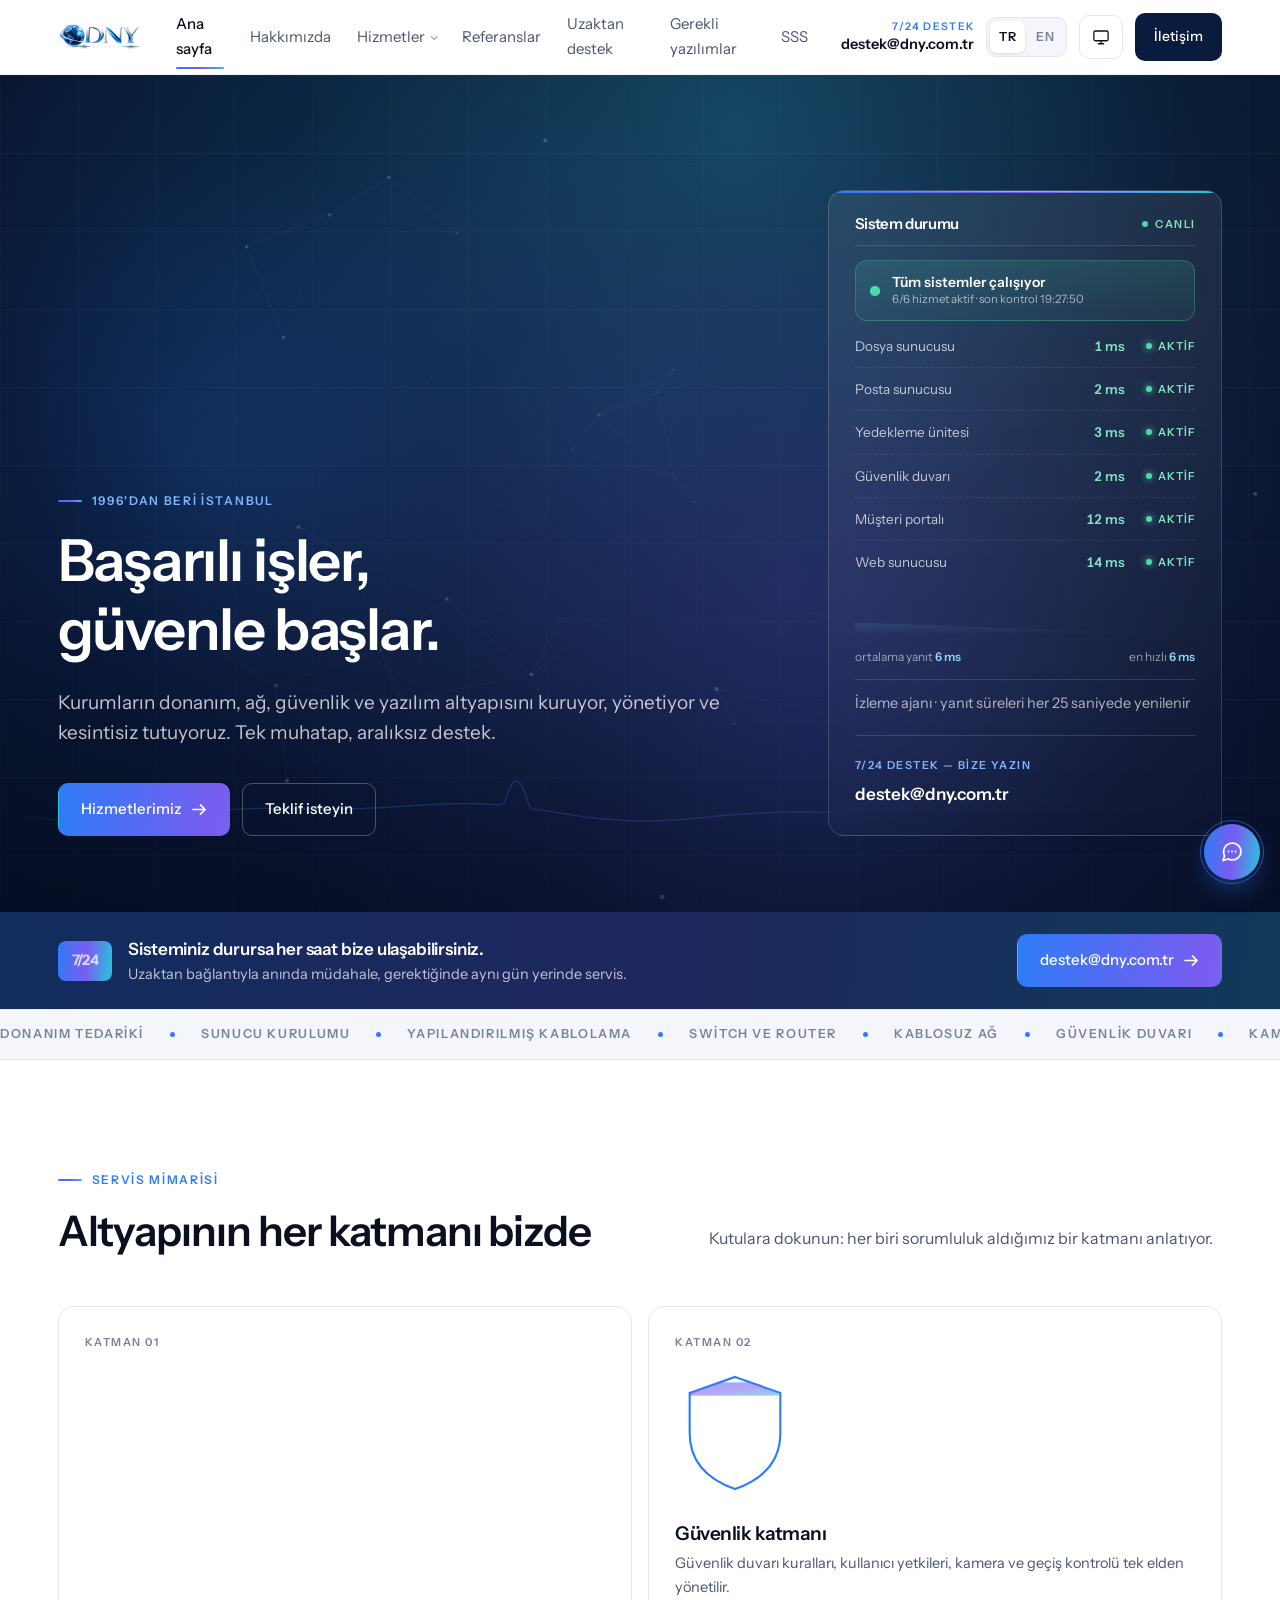
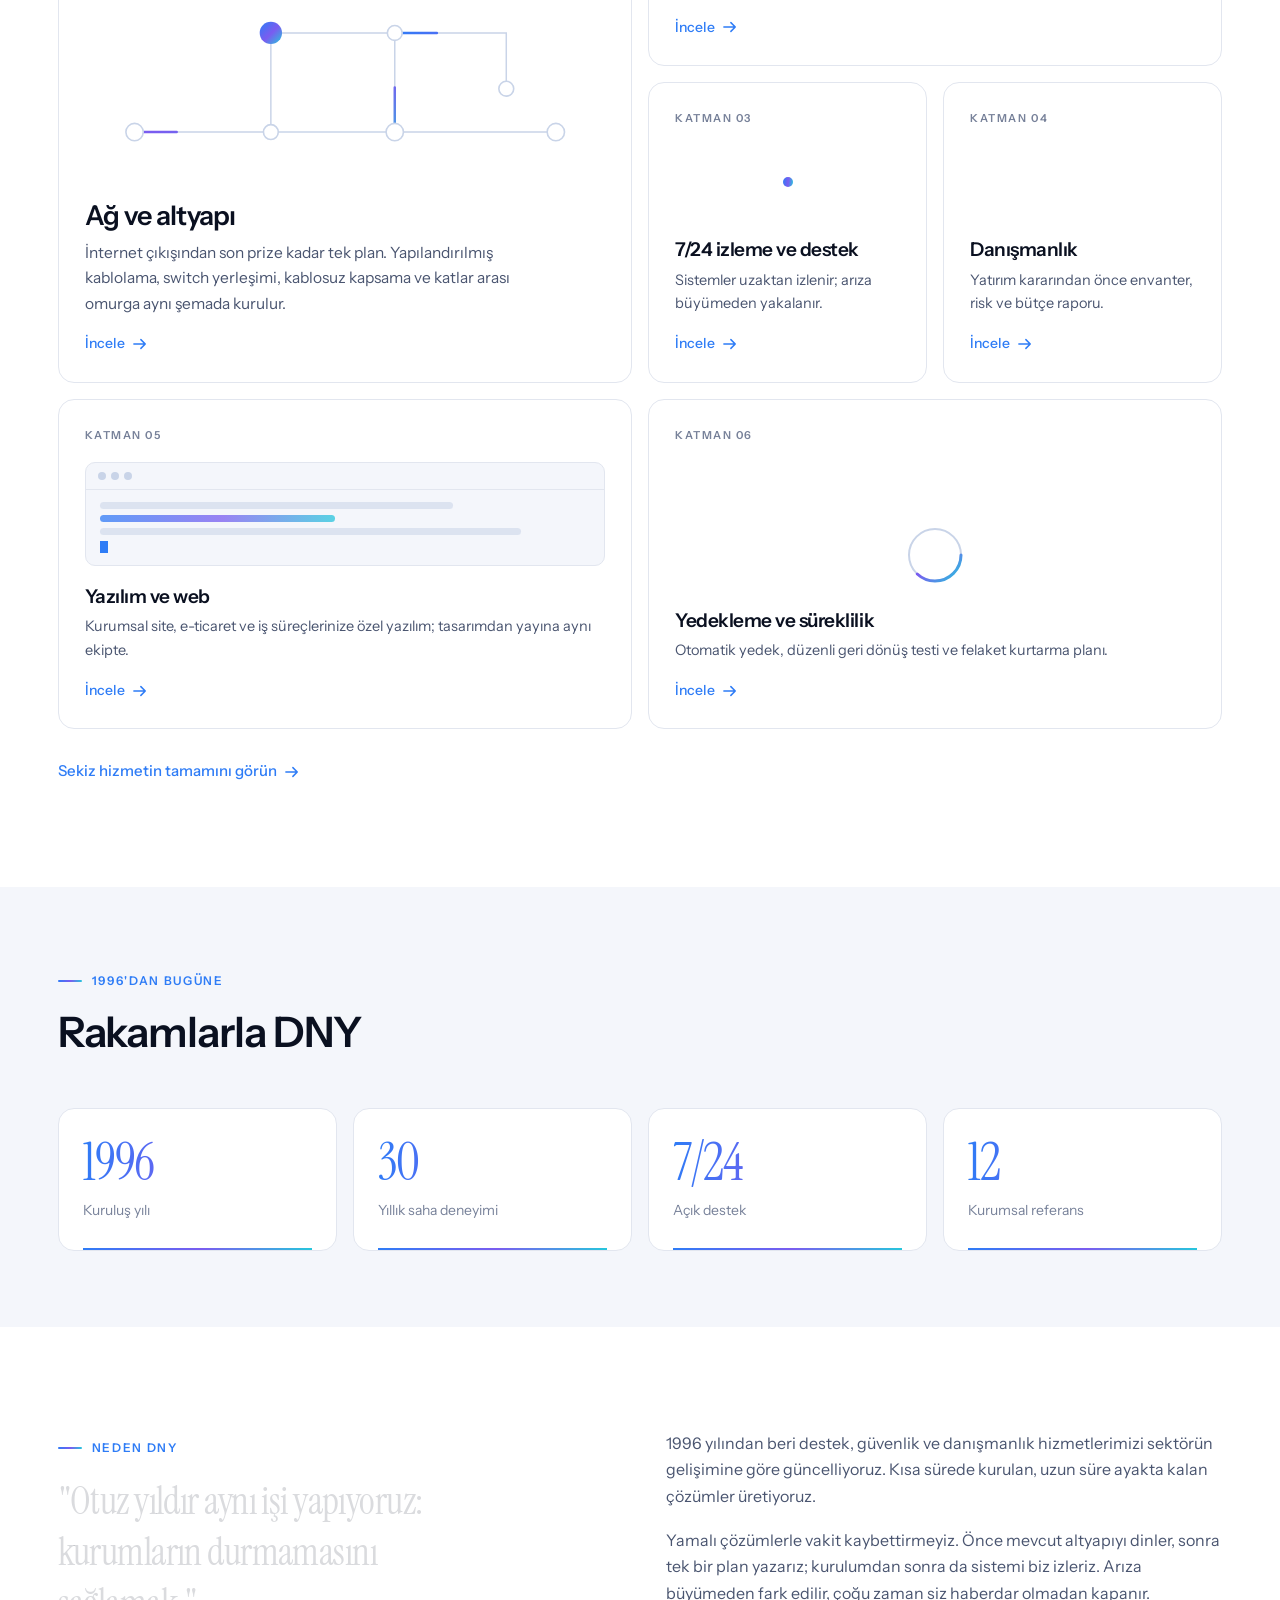
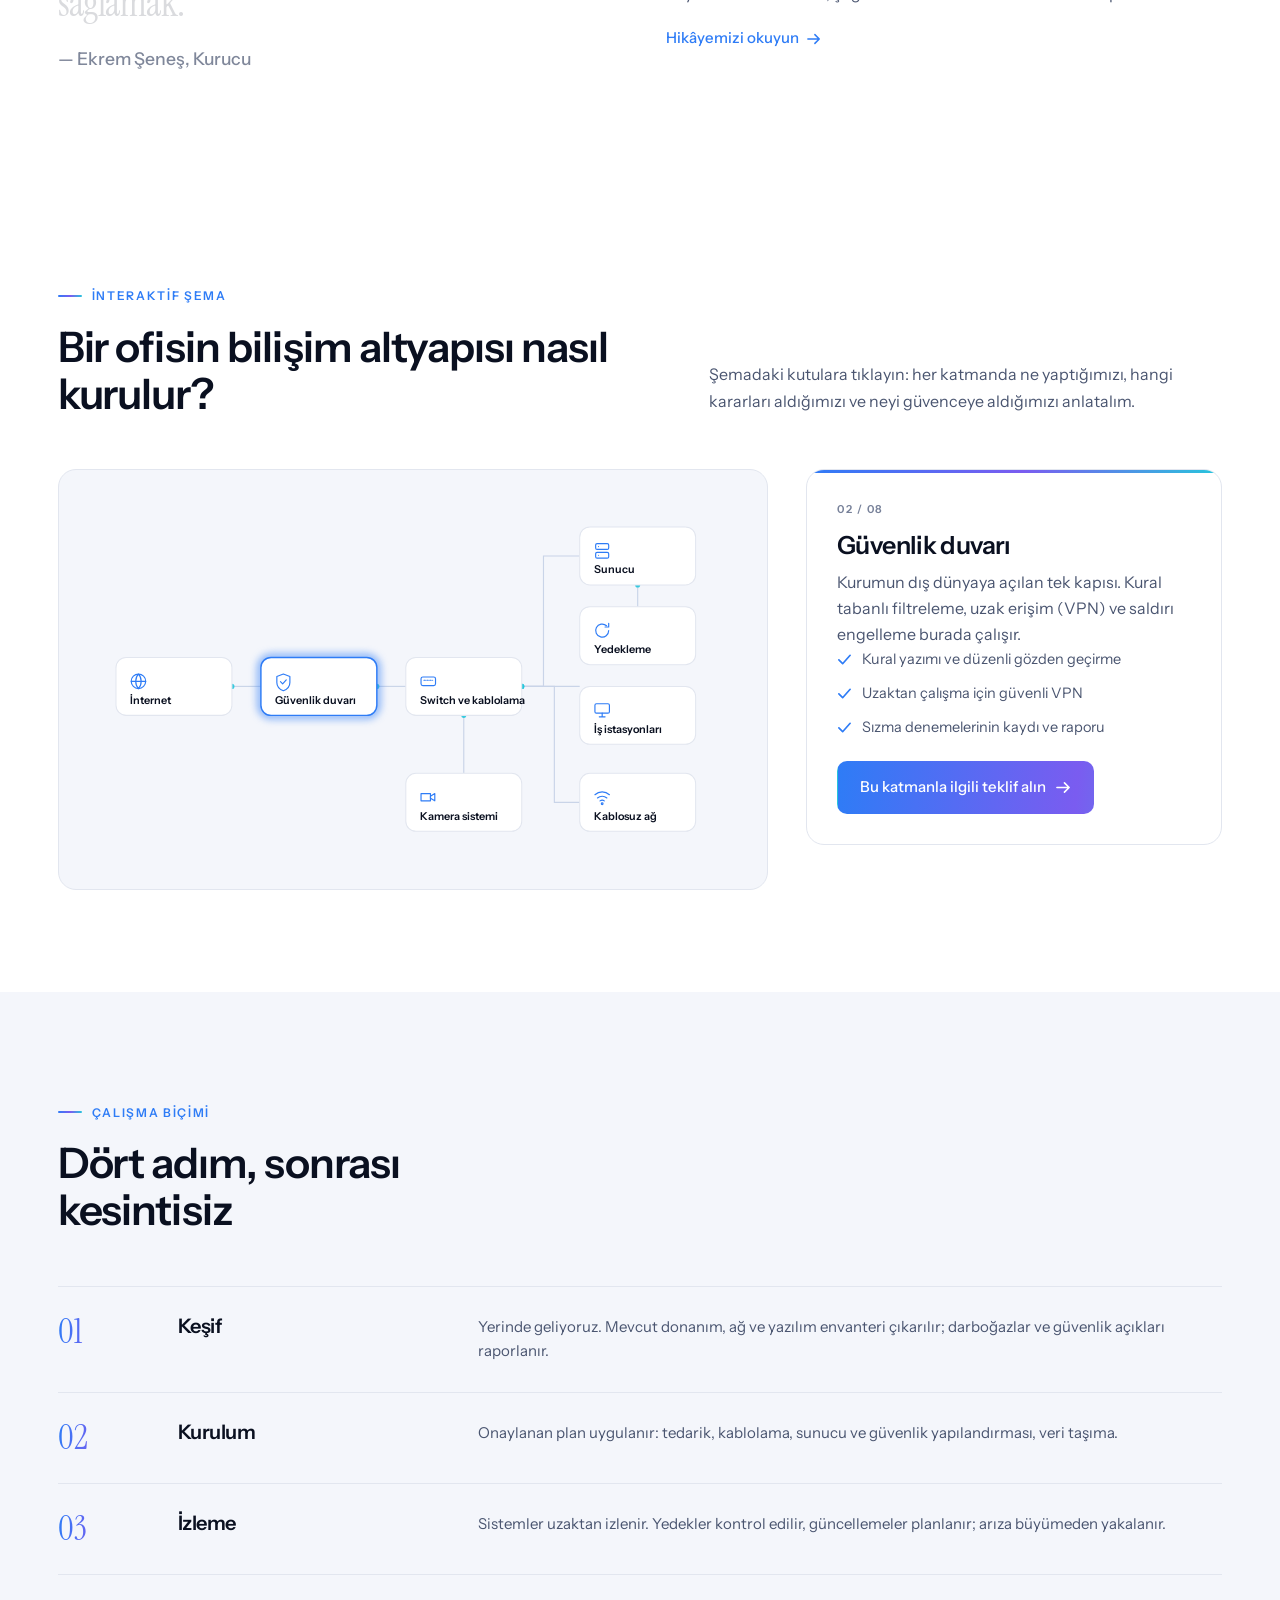
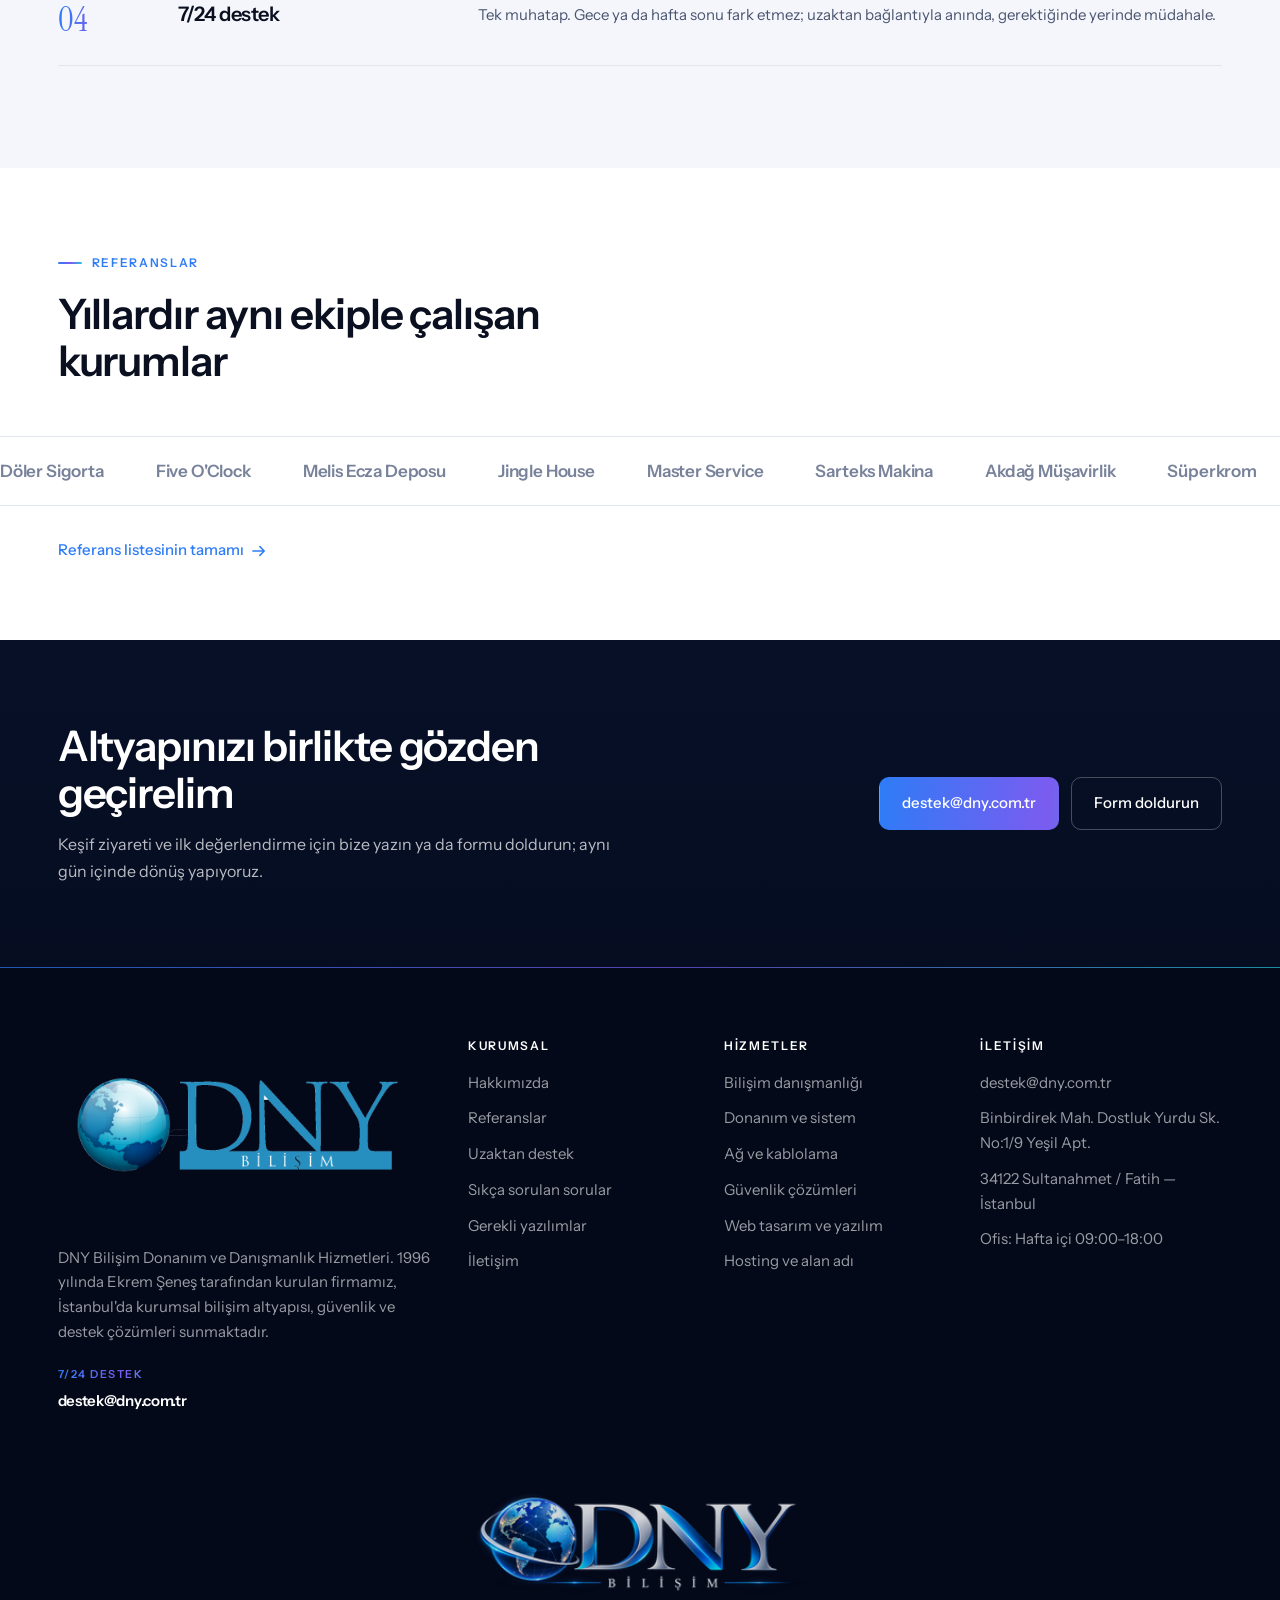
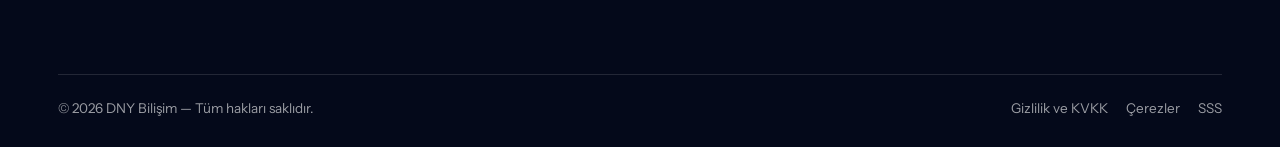
<file: index.html>
<!DOCTYPE html>
<html lang="tr">
<head>
<meta charset="UTF-8">
<meta name="viewport" content="width=device-width, initial-scale=1, viewport-fit=cover">
<title>DNY Bilişim — Kurumsal bilişim, güvenlik ve destek çözümleri | İstanbul</title>
<meta name="description" content="1996'dan beri kurumların donanım, ağ, güvenlik ve yazılım altyapısını kuruyor, yönetiyor ve kesintisiz tutuyoruz. 7/24 teknik destek. İstanbul.">
<link rel="canonical" href="https://dny.com.tr/">
<link rel="alternate" hreflang="tr" href="https://dny.com.tr/">
<link rel="alternate" hreflang="en" href="https://dny.com.tr/?lang=en">
<link rel="alternate" hreflang="x-default" href="https://dny.com.tr/">
<meta property="og:title" content="DNY Bilişim — Başarılı işler, güvenle başlar">
<meta property="og:description" content="1996'dan beri kurumsal bilişim altyapısı, güvenlik ve 7/24 teknik destek.">
<meta property="og:type" content="website">
<meta property="og:url" content="https://dny.com.tr/">
<meta property="og:site_name" content="DNY Bilişim">
<meta property="og:locale" content="tr_TR">
<meta property="og:locale:alternate" content="en_US">
<meta property="og:image" content="https://dny.com.tr/assets/og-image.jpg">
<meta property="og:image:width" content="1200">
<meta property="og:image:height" content="630">
<meta name="twitter:card" content="summary_large_image">
<meta name="theme-color" content="#071129">
<meta name="color-scheme" content="light dark">
<script>(function(){var l=null;try{l=new URLSearchParams(location.search).get('lang')}catch(e){}
if(!l){try{l=localStorage.getItem('dny-lang')}catch(e){}}
if(l!=='en'&&l!=='tr'){l='tr'}
document.documentElement.setAttribute('lang',l);
if(l==='en'){document.documentElement.classList.add('i18n-wait');
setTimeout(function(){document.documentElement.classList.remove('i18n-wait')},1500)}})();</script>
<script>(function(){var m=null;try{m=localStorage.getItem('dny-theme')}catch(e){}
if(m!=='light'&&m!=='dark'){m='system'}
var d=m==='dark';
if(m==='system'){try{d=window.matchMedia('(prefers-color-scheme: dark)').matches}catch(e){d=false}}
var r=document.documentElement;r.setAttribute('data-theme-mode',m);r.setAttribute('data-theme',d?'dark':'light')})();</script>
<link rel="icon" href="assets/favicon.svg" type="image/svg+xml">
<link rel="preconnect" href="https://fonts.googleapis.com">
<link rel="preconnect" href="https://fonts.gstatic.com" crossorigin>
<link href="https://fonts.googleapis.com/css2?family=Instrument+Sans:ital,wght@0,400..700;1,400..700&family=Instrument+Serif:ital@0;1&display=swap" rel="stylesheet">
<link rel="stylesheet" href="assets/style.css">
<script type="application/ld+json">
{
  "@context": "https://schema.org",
  "@type": "ProfessionalService",
  "name": "DNY Bilişim",
  "alternateName": "DNY Bilişim Donanım ve Danışmanlık Hizmetleri",
  "url": "https://dny.com.tr/",
  "logo": "https://dny.com.tr/assets/ardeko.png",
  "image": "https://dny.com.tr/assets/og-image.jpg",
  "email": "destek@dny.com.tr",
  "foundingDate": "1996",
  "founder": { "@type": "Person", "name": "Ekrem Şeneş" },
  "description": "1996'dan beri kurumların donanım, ağ, güvenlik ve yazılım altyapısını kuran, yöneten ve kesintisiz tutan bilişim firması.",
  "address": {
    "@type": "PostalAddress",
    "streetAddress": "Binbirdirek Mah. Dostluk Yurdu Sk. No:1/9 Yeşil Apt.",
    "addressLocality": "Fatih",
    "addressRegion": "İstanbul",
    "postalCode": "34122",
    "addressCountry": "TR"
  },
  "areaServed": { "@type": "City", "name": "İstanbul" },
  "openingHoursSpecification": [{
    "@type": "OpeningHoursSpecification",
    "dayOfWeek": ["Monday","Tuesday","Wednesday","Thursday","Friday"],
    "opens": "09:00", "closes": "18:00"
  }],
  "hasOfferCatalog": {
    "@type": "OfferCatalog",
    "name": "Hizmetler",
    "itemListElement": [
      { "@type": "Offer", "itemOffered": { "@type": "Service", "name": "Bilişim danışmanlığı" } },
      { "@type": "Offer", "itemOffered": { "@type": "Service", "name": "Donanım ve sistem kurulumu" } },
      { "@type": "Offer", "itemOffered": { "@type": "Service", "name": "Ağ ve kablolama" } },
      { "@type": "Offer", "itemOffered": { "@type": "Service", "name": "Güvenlik çözümleri" } },
      { "@type": "Offer", "itemOffered": { "@type": "Service", "name": "Teknik destek ve bakım" } },
      { "@type": "Offer", "itemOffered": { "@type": "Service", "name": "Web tasarım ve yazılım" } },
      { "@type": "Offer", "itemOffered": { "@type": "Service", "name": "Hosting ve alan adı" } },
      { "@type": "Offer", "itemOffered": { "@type": "Service", "name": "Yedekleme ve iş sürekliliği" } }
    ]
  }
}
</script>
</head>
<body>
<a class="skip" href="#icerik">İçeriğe atla</a>
<div class="progress"></div>

<header class="header">
  <div class="wrap header__in">
    <a href="index.html" class="brand" aria-label="DNY Bilişim — ana sayfa">
      <img src="assets/ardeko.png" srcset="assets/ardeko-320.png 320w, assets/ardeko.png 1983w" sizes="(max-width:560px) 120px, 180px" width="1983" height="793" alt="DNY Bilişim" data-logo data-logo-alt="assets/dny.png">
      <span class="brand__fallback" data-logo-fallback hidden><i></i>DNY</span>
    </a>
    <nav class="mainnav" aria-label="Ana menü">
      <a href="index.html" aria-current="page">Ana sayfa</a>
      <a href="hakkimizda.html">Hakkımızda</a>
      <span class="has-menu">
        <a href="hizmetler.html">Hizmetler</a>
        <div class="megamenu">
          <a href="hizmetler.html#danismanlik">Bilişim danışmanlığı<small>Envanter, risk ve bütçe raporu</small></a>
          <a href="hizmetler.html#donanim">Donanım ve sistem<small>Sunucu, iş istasyonu, çevre birimi</small></a>
          <a href="hizmetler.html#ag">Ağ ve kablolama<small>Kablolama, switch, kablosuz ağ</small></a>
          <a href="hizmetler.html#guvenlik">Güvenlik çözümleri<small>Güvenlik duvarı, kamera, yetkiler</small></a>
          <a href="hizmetler.html#destek">Teknik destek<small>7/24 uzak ve yerinde müdahale</small></a>
          <a href="hizmetler.html#web">Web ve yazılım<small>Kurumsal site, e-ticaret, özel yazılım</small></a>
          <a href="hizmetler.html#hosting">Hosting ve alan adı<small>Barındırma, SSL, kurumsal e-posta</small></a>
          <a href="hizmetler.html#yedekleme">Yedekleme<small>Otomatik yedek, geri dönüş testi</small></a>
          <a class="all" href="hizmetler.html">Sekiz hizmetin tamamı <svg viewBox="0 0 16 16" fill="none"><path d="M1 8h13M9 3l5 5-5 5" stroke="currentColor" stroke-width="1.7" stroke-linecap="round" stroke-linejoin="round"/></svg></a>
        </div>
      </span>
      <a href="referanslar.html">Referanslar</a>
      <a href="uzaktan-destek.html">Uzaktan destek</a>
      <a href="gerekli-yazilimlar.html">Gerekli yazılımlar</a>
      <a href="sss.html">SSS</a>
    </nav>
    <div class="header__right">
      <a href="mailto:destek@dny.com.tr" class="header__mail"><span>7/24 destek</span>destek@dny.com.tr</a>
      <div class="langswitch" role="group" aria-label="Dil / Language">
        <button type="button" data-lang="tr" aria-pressed="true">TR</button>
        <button type="button" data-lang="en" aria-pressed="false">EN</button>
      </div>
      <button class="themetoggle" type="button" aria-label="Tema: sistem ayarı">
        <svg class="moon" viewBox="0 0 24 24" fill="none" stroke="currentColor" stroke-width="1.7" stroke-linecap="round" stroke-linejoin="round"><path d="M20.5 14.6A8.6 8.6 0 019.4 3.5a8.6 8.6 0 1011.1 11.1z"/></svg>
        <svg class="sys" viewBox="0 0 24 24" fill="none" stroke="currentColor" stroke-width="1.7" stroke-linecap="round" stroke-linejoin="round"><rect x="2.5" y="4" width="19" height="13" rx="2"/><path d="M8.5 21h7M12 17v4"/></svg>
        <svg class="sun" viewBox="0 0 24 24" fill="none" stroke="currentColor" stroke-width="1.7" stroke-linecap="round"><circle cx="12" cy="12" r="4.2"/><path d="M12 2.4v2.3M12 19.3v2.3M4.2 4.2l1.7 1.7M18.1 18.1l1.7 1.7M2.4 12h2.3M19.3 12h2.3M4.2 19.8l1.7-1.7M18.1 5.9l1.7-1.7"/></svg>
      </button>
      <a href="iletisim.html" class="btn btn--primary">İletişim</a>
      <button class="hamburger" aria-label="Menüyü aç" aria-expanded="false"><i></i><i></i><i></i></button>
    </div>
  </div>
</header>

<nav class="drawer" aria-label="Mobil menü">
  <a class="drawer__link" href="index.html">Ana sayfa <svg viewBox="0 0 16 16" fill="none"><path d="M1 8h13M9 3l5 5-5 5" stroke="currentColor" stroke-width="1.6" stroke-linecap="round" stroke-linejoin="round"/></svg></a>
  <a class="drawer__link" href="hakkimizda.html">Hakkımızda <svg viewBox="0 0 16 16" fill="none"><path d="M1 8h13M9 3l5 5-5 5" stroke="currentColor" stroke-width="1.6" stroke-linecap="round" stroke-linejoin="round"/></svg></a>
  <a class="drawer__link" href="hizmetler.html">Hizmetler <svg viewBox="0 0 16 16" fill="none"><path d="M1 8h13M9 3l5 5-5 5" stroke="currentColor" stroke-width="1.6" stroke-linecap="round" stroke-linejoin="round"/></svg></a>
  <a class="drawer__link" href="referanslar.html">Referanslar <svg viewBox="0 0 16 16" fill="none"><path d="M1 8h13M9 3l5 5-5 5" stroke="currentColor" stroke-width="1.6" stroke-linecap="round" stroke-linejoin="round"/></svg></a>
  <a class="drawer__link" href="uzaktan-destek.html">Uzaktan destek <svg viewBox="0 0 16 16" fill="none"><path d="M1 8h13M9 3l5 5-5 5" stroke="currentColor" stroke-width="1.6" stroke-linecap="round" stroke-linejoin="round"/></svg></a>
  <a class="drawer__link" href="gerekli-yazilimlar.html">Gerekli yazılımlar <svg viewBox="0 0 16 16" fill="none"><path d="M1 8h13M9 3l5 5-5 5" stroke="currentColor" stroke-width="1.6" stroke-linecap="round" stroke-linejoin="round"/></svg></a>
  <a class="drawer__link" href="sss.html">Sıkça sorulan sorular <svg viewBox="0 0 16 16" fill="none"><path d="M1 8h13M9 3l5 5-5 5" stroke="currentColor" stroke-width="1.6" stroke-linecap="round" stroke-linejoin="round"/></svg></a>
  <a class="drawer__link" href="iletisim.html">İletişim <svg viewBox="0 0 16 16" fill="none"><path d="M1 8h13M9 3l5 5-5 5" stroke="currentColor" stroke-width="1.6" stroke-linecap="round" stroke-linejoin="round"/></svg></a>
  <div class="drawer__foot">
    <a href="mailto:destek@dny.com.tr" class="btn btn--grad">7/24 destek: destek@dny.com.tr</a>
    <a href="iletisim.html" class="btn btn--ghost">Teklif isteyin</a>
  </div>
  <div class="drawer__meta">
    Binbirdirek Mah. Dostluk Yurdu Sk. No:1/9<br>
    34122 Sultanahmet / Fatih — İstanbul
  </div>
</nav>

<aside class="rail" aria-hidden="true">
  <span class="rail__pct">%0</span>
  <div class="rail__line"></div>
  <div class="rail__fill"></div>
  <div class="rail__dot"></div>
  <div class="rail__sec"><b>Başlangıç</b></div>
</aside>

<main class="fade" id="icerik" tabindex="-1">

  <!-- KAHRAMAN -->
  <section class="hero on-dark" data-rail="Başlangıç">
    <canvas class="aurora" data-signal aria-hidden="true"></canvas>
    <div class="wrap hero__in">
      <div class="hero__grid">
        <div>
          <span class="eyebrow">1996'dan beri İstanbul</span>
          <h1><span class="mask"><span>Başarılı işler,</span></span><span class="mask mask--2"><span>güvenle başlar.</span></span></h1>
          <p class="lead">Kurumların donanım, ağ, güvenlik ve yazılım altyapısını kuruyor, yönetiyor ve kesintisiz tutuyoruz. Tek muhatap, aralıksız destek.</p>
          <div class="hero__cta">
            <a href="hizmetler.html" class="btn btn--grad">Hizmetlerimiz
              <svg viewBox="0 0 16 16" fill="none"><path d="M1 8h13M9 3l5 5-5 5" stroke="currentColor" stroke-width="1.7" stroke-linecap="round" stroke-linejoin="round"/></svg></a>
            <a href="iletisim.html" class="btn btn--ghost-light">Teklif isteyin</a>
          </div>
        </div>

        <aside class="hero__panel" data-reveal="150" data-status>
          <span class="scan" aria-hidden="true"></span>
          <div class="status__head">
            <h3>Sistem durumu</h3>
            <span class="status__live"><i></i>canlı</span>
          </div>
          <div class="status__banner">
            <span class="status__pulse" aria-hidden="true"></span>
            <span class="status__banner-txt">
              <b>Tüm sistemler çalışıyor</b>
              <small><span class="up">0</span>/<span class="all">0</span> hizmet aktif · <span class="at">—</span></small>
            </span>
          </div>
          <div class="status__rows"></div>
          <canvas class="status__chart" aria-hidden="true"></canvas>
          <p class="status__note">Yanıt süreleri her 25 saniyede yenilenir.</p>
          <hr>
          <a class="mail" href="mailto:destek@dny.com.tr"><small>7/24 destek — bize yazın</small>destek@dny.com.tr</a>
        </aside>
      </div>
    </div>
  </section>

  <!-- 7/24 ŞERİDİ -->
  <section class="support">
    <div class="wrap support__in">
      <div class="support__txt">
        <span class="support__badge">7/24</span>
        <span>
          <strong>Sisteminiz durursa her saat bize ulaşabilirsiniz.</strong>
          <span>Uzaktan bağlantıyla anında müdahale, gerektiğinde aynı gün yerinde servis.</span>
        </span>
      </div>
      <a href="mailto:destek@dny.com.tr" class="btn btn--grad">destek@dny.com.tr
        <svg viewBox="0 0 16 16" fill="none"><path d="M1 8h13M9 3l5 5-5 5" stroke="currentColor" stroke-width="1.7" stroke-linecap="round" stroke-linejoin="round"/></svg></a>
    </div>
  </section>

  <div class="marquee marquee--tags" aria-hidden="true">
    <div class="marquee__track"><span>donanım tedariki</span><span>sunucu kurulumu</span><span>yapılandırılmış kablolama</span><span>switch ve router</span><span>kablosuz ağ</span><span>güvenlik duvarı</span><span>kamera sistemleri</span><span>geçiş kontrol</span><span>7/24 teknik destek</span><span>uzaktan bağlantı</span><span>yerinde servis</span><span>web tasarım</span><span>e-ticaret</span><span>kurumsal e-posta</span><span>hosting</span><span>alan adı</span><span>yedekleme</span><span>felaket kurtarma</span><span>donanım tedariki</span><span>sunucu kurulumu</span><span>yapılandırılmış kablolama</span><span>switch ve router</span><span>kablosuz ağ</span><span>güvenlik duvarı</span><span>kamera sistemleri</span><span>geçiş kontrol</span><span>7/24 teknik destek</span><span>uzaktan bağlantı</span><span>yerinde servis</span><span>web tasarım</span><span>e-ticaret</span><span>kurumsal e-posta</span><span>hosting</span><span>alan adı</span><span>yedekleme</span><span>felaket kurtarma</span></div>
  </div>

  <!-- BENTO SERVİS MİMARİSİ -->
  <section class="section" data-rail="Hizmetler">
    <div class="wrap">
      <div class="head head--split" data-reveal>
        <div>
          <span class="eyebrow">Servis mimarisi</span>
          <h2>Altyapının her katmanı bizde</h2>
        </div>
        <p>Kutulara dokunun: her biri sorumluluk aldığımız bir katmanı anlatıyor.</p>
      </div>

      <div class="bento">

        <article class="tile tile--hero" data-reveal>
          <span class="tile__badge">Katman 01</span>
          <div class="tile__art art-net">
            <svg viewBox="0 0 420 170" aria-hidden="true"><defs><linearGradient id="tileGrad" x1="0" y1="0" x2="1" y2="1"><stop offset="0%" stop-color="#2E7CF6"/><stop offset="52%" stop-color="#7A5CF0"/><stop offset="100%" stop-color="#26C6DC"/></linearGradient></defs>
              <path class="edge" d="M40 130 H150 V50 H250 V130 H380"/>
              <path class="edge" d="M150 130 H250"/>
              <path class="edge" d="M250 50 H340 V95"/>
              <path class="beam" d="M40 130 H150 V50 H250 V130 H380"/>
              <path class="beam b2" d="M150 130 H250"/>
              <path class="beam b3" d="M250 50 H340 V95"/>
              <circle class="ring" cx="150" cy="50" r="14"/>
              <circle class="nd" cx="40" cy="130" r="7"/>
              <circle class="nd core" cx="150" cy="50" r="9"/>
              <circle class="nd" cx="250" cy="130" r="7"/>
              <circle class="nd" cx="340" cy="95" r="6"/>
              <circle class="nd" cx="380" cy="130" r="7"/>
              <circle class="nd" cx="150" cy="130" r="6"/>
              <circle class="nd" cx="250" cy="50" r="6"/>
            </svg>
          </div>
          <div class="tile__body">
            <h3>Ağ ve altyapı</h3>
            <p>İnternet çıkışından son prize kadar tek plan. Yapılandırılmış kablolama, switch yerleşimi, kablosuz kapsama ve katlar arası omurga aynı şemada kurulur.</p>
            <a class="link-arrow" href="hizmetler.html#ag">İncele <svg viewBox="0 0 16 16" fill="none"><path d="M1 8h13M9 3l5 5-5 5" stroke="currentColor" stroke-width="1.7" stroke-linecap="round" stroke-linejoin="round"/></svg></a>
          </div>
        </article>

        <article class="tile tile--wide" data-reveal="60">
          <span class="tile__badge">Katman 02</span>
          <div class="tile__art art-shield" style="max-width:120px">
            <svg viewBox="0 0 90 100" aria-hidden="true"><defs><linearGradient id="shGrad" x1="0" y1="0" x2="1" y2="1"><stop offset="0%" stop-color="#2E7CF6"/><stop offset="52%" stop-color="#7A5CF0"/><stop offset="100%" stop-color="#26C6DC"/></linearGradient></defs>
              <clipPath id="shClip"><path d="M45 6l34 12v30c0 22-14 35-34 42C25 83 11 70 11 48V18z"/></clipPath>
              <path class="body" d="M45 6l34 12v30c0 22-14 35-34 42C25 83 11 70 11 48V18z"/>
              <g clip-path="url(#shClip)"><rect class="scanbar" x="0" y="10" width="90" height="10" fill="url(#shGrad)"/></g>
             <path class="tick" d="M31 50l10 10 19-20" />
            </svg>
          </div>
          <div class="tile__body">
            <h3>Güvenlik katmanı</h3>
            <p>Güvenlik duvarı kuralları, kullanıcı yetkileri, kamera ve geçiş kontrolü tek elden yönetilir.</p>
            <a class="link-arrow" href="hizmetler.html#guvenlik">İncele <svg viewBox="0 0 16 16" fill="none"><path d="M1 8h13M9 3l5 5-5 5" stroke="currentColor" stroke-width="1.7" stroke-linecap="round" stroke-linejoin="round"/></svg></a>
          </div>
        </article>

        <article class="tile" data-reveal="120">
          <span class="tile__badge">Katman 03</span>
          <div class="art-pulse" aria-hidden="true"><span></span><span></span><span></span><i></i></div>
          <div class="tile__body">
            <h3>7/24 izleme ve destek</h3>
            <p>Sistemler uzaktan izlenir; arıza büyümeden yakalanır.</p>
            <a class="link-arrow" href="hizmetler.html#destek">İncele <svg viewBox="0 0 16 16" fill="none"><path d="M1 8h13M9 3l5 5-5 5" stroke="currentColor" stroke-width="1.7" stroke-linecap="round" stroke-linejoin="round"/></svg></a>
          </div>
        </article>

        <article class="tile" data-reveal="180">
          <span class="tile__badge">Katman 04</span>
          <div class="art-bars" aria-hidden="true"><i></i><i></i><i></i><i></i><i></i></div>
          <div class="tile__body">
            <h3>Danışmanlık</h3>
            <p>Yatırım kararından önce envanter, risk ve bütçe raporu.</p>
            <a class="link-arrow" href="hizmetler.html#danismanlik">İncele <svg viewBox="0 0 16 16" fill="none"><path d="M1 8h13M9 3l5 5-5 5" stroke="currentColor" stroke-width="1.7" stroke-linecap="round" stroke-linejoin="round"/></svg></a>
          </div>
        </article>

        <article class="tile tile--wide" data-reveal="240">
          <span class="tile__badge">Katman 05</span>
          <div class="art-code" aria-hidden="true">
            <div class="bar"><i></i><i></i><i></i></div>
            <div class="lines"><span class="ln a"></span><span class="ln b"></span><span class="ln c"></span><span class="cur"></span></div>
          </div>
          <div class="tile__body">
            <h3>Yazılım ve web</h3>
            <p>Kurumsal site, e-ticaret ve iş süreçlerinize özel yazılım; tasarımdan yayına aynı ekipte.</p>
            <a class="link-arrow" href="hizmetler.html#web">İncele <svg viewBox="0 0 16 16" fill="none"><path d="M1 8h13M9 3l5 5-5 5" stroke="currentColor" stroke-width="1.7" stroke-linecap="round" stroke-linejoin="round"/></svg></a>
          </div>
        </article>

        <article class="tile tile--wide" data-reveal="300">
          <span class="tile__badge">Katman 06</span>
          <div class="art-loop" aria-hidden="true">
            <svg viewBox="0 0 70 70"><defs><linearGradient id="lpGrad" x1="0" y1="0" x2="1" y2="1"><stop offset="0%" stop-color="#2E7CF6"/><stop offset="52%" stop-color="#7A5CF0"/><stop offset="100%" stop-color="#26C6DC"/></linearGradient></defs>
              <circle class="ring2" cx="35" cy="35" r="26"/>
              <circle class="arc" cx="35" cy="35" r="26" stroke="url(#lpGrad)"/>
            </svg>
          </div>
          <div class="tile__body">
            <h3>Yedekleme ve süreklilik</h3>
            <p>Otomatik yedek, düzenli geri dönüş testi ve felaket kurtarma planı.</p>
            <a class="link-arrow" href="hizmetler.html#yedekleme">İncele <svg viewBox="0 0 16 16" fill="none"><path d="M1 8h13M9 3l5 5-5 5" stroke="currentColor" stroke-width="1.7" stroke-linecap="round" stroke-linejoin="round"/></svg></a>
          </div>
        </article>

      </div>

      <p style="margin-top:28px" data-reveal>
        <a class="link-arrow" href="hizmetler.html">Sekiz hizmetin tamamını görün <svg viewBox="0 0 16 16" fill="none"><path d="M1 8h13M9 3l5 5-5 5" stroke="currentColor" stroke-width="1.7" stroke-linecap="round" stroke-linejoin="round"/></svg></a>
      </p>
    </div>
  </section>

  <!-- METRİKLER -->
  <section class="section section--tight section--grey" data-rail="Rakamlarla DNY">
    <div class="wrap">
      <div class="head" data-reveal>
        <span class="eyebrow">1996'dan bugüne</span>
        <h2>Rakamlarla DNY</h2>
      </div>
      <div class="metrics">
        <div class="metric" data-reveal><b data-count="1996">1996</b><span>Kuruluş yılı</span></div>
        <div class="metric" data-reveal="60"><b data-count="30" data-suffix="+">30+</b><span>Yıllık saha deneyimi</span></div>
        <div class="metric" data-reveal="120"><b>7/24</b><span>Açık destek</span></div>
        <div class="metric" data-reveal="180"><b data-count="12" data-suffix="+">12+</b><span>Kurumsal referans</span></div>

        <!-- CANLI VERİ: yalnızca assets/status.js icinde UptimeRobot ayarlandiginda gorunur.
             Ayarlanmazsa bu kutu gizli kalir; uydurma bir oran gosterilmez. -->
        <div class="metric" data-live-uptime hidden>
          <b class="val">—</b><span>Kesintisiz çalışma oranı</span>
          <small>son 30 gün, izleme kaydından</small>
        </div>
      </div>
    </div>
  </section>

  <!-- NEDEN -->
  <section class="section" data-rail="Neden DNY">
    <div class="wrap">
      <div class="manifest">
  <div data-reveal>
    <span class="eyebrow">Neden DNY</span>
    <p class="quote words" data-words data-hi="durmamasını|stopping">"Otuz yıldır aynı işi yapıyoruz: kurumların durmamasını sağlamak."</p>
    <span style="display: block; margin-top: 1rem; font-weight: 500; opacity: 0.7; font-size: 1.1rem;">— Ekrem Şeneş, Kurucu</span>
  </div>
        <div class="manifest__body" data-reveal="100">
          <p>1996 yılından beri destek, güvenlik ve danışmanlık hizmetlerimizi sektörün gelişimine göre güncelliyoruz. Kısa sürede kurulan, uzun süre ayakta kalan çözümler üretiyoruz.</p>
          <p>Yamalı çözümlerle vakit kaybettirmeyiz. Önce mevcut altyapıyı dinler, sonra tek bir plan yazarız; kurulumdan sonra da sistemi biz izleriz. Arıza büyümeden fark edilir, çoğu zaman siz haberdar olmadan kapanır.</p>
          <p><a class="link-arrow" href="hakkimizda.html">Hikâyemizi okuyun
            <svg viewBox="0 0 16 16" fill="none"><path d="M1 8h13M9 3l5 5-5 5" stroke="currentColor" stroke-width="1.7" stroke-linecap="round" stroke-linejoin="round"/></svg></a></p>
        </div>
      </div>
    </div>
  </section>

  <!-- İNTERAKTİF ALTYAPI ŞEMASI -->
  <section class="section" data-rail="İnteraktif şema">
    <div class="wrap">
      <div class="head head--split" data-reveal>
        <div>
          <span class="eyebrow">İnteraktif şema</span>
          <h2>Bir ofisin bilişim altyapısı nasıl kurulur?</h2>
        </div>
        <p>Şemadaki kutulara tıklayın: her katmanda ne yaptığımızı, hangi kararları aldığımızı ve neyi güvenceye aldığımızı anlatalım.</p>
      </div>

      <div class="infra">
        <div class="infra__stage" data-reveal>
          <svg class="infra__map" viewBox="0 0 900 500" role="group" aria-label="Altyapı şeması">
        <path class="wire" d="M200 260 H240"/>
        <path class="wire" d="M400 260 H440"/>
        <path class="wire" d="M600 260 H630 V80 H680"/>
        <path class="wire" d="M600 260 H680"/>
        <path class="wire" d="M600 260 H645 V420 H680"/>
        <path class="wire" d="M520 300 V380"/>
        <path class="wire" d="M760 120 V150"/>
        <circle class="flow" r="3.5" style="offset-path:path('M200 260 H240');animation-delay:0.00s"/>
        <circle class="flow" r="3.5" style="offset-path:path('M400 260 H440');animation-delay:0.42s"/>
        <circle class="flow" r="3.5" style="offset-path:path('M600 260 H630 V80 H680');animation-delay:0.84s"/>
        <circle class="flow" r="3.5" style="offset-path:path('M600 260 H680');animation-delay:1.26s"/>
        <circle class="flow" r="3.5" style="offset-path:path('M600 260 H645 V420 H680');animation-delay:1.68s"/>
        <circle class="flow" r="3.5" style="offset-path:path('M520 300 V380');animation-delay:2.10s"/>
        <circle class="flow" r="3.5" style="offset-path:path('M760 120 V150');animation-delay:2.52s"/>
        <g class="infra__node" data-node="internet" tabindex="0" role="button" aria-label="İnternet">
          <rect class="glow" x="40" y="220" width="160" height="80" rx="14"/>
          <rect class="box" x="40" y="220" width="160" height="80" rx="14"/>
          <g class="ico" transform="translate(60,242)"><circle cx="11" cy="11" r="10"/><path d="M1 11h20M11 1c5 5 5 15 0 20M11 1C6 6 6 16 11 21"/></g>
          <text class="lbl" x="60" y="284">İnternet</text>
        </g>
        <g class="infra__node" data-node="firewall" tabindex="0" role="button" aria-label="Güvenlik duvarı">
          <rect class="glow" x="240" y="220" width="160" height="80" rx="14"/>
          <rect class="box" x="240" y="220" width="160" height="80" rx="14"/>
          <g class="ico" transform="translate(260,242)"><path d="M11 1l9 3.4v8.1c0 5.9-3.7 9.4-9 11.5-5.3-2.1-9-5.6-9-11.5V4.4z"/><path d="M7 11.5l3 3 5-5.5"/></g>
          <text class="lbl" x="260" y="284">Güvenlik duvarı</text>
        </g>
        <g class="infra__node" data-node="switch" tabindex="0" role="button" aria-label="Switch ve kablolama">
          <rect class="glow" x="440" y="220" width="160" height="80" rx="14"/>
          <rect class="box" x="440" y="220" width="160" height="80" rx="14"/>
          <g class="ico" transform="translate(460,242)"><rect x="1" y="5" width="20" height="12" rx="2.5"/><path d="M5 9.5h2M9 9.5h2M13 9.5h2M17 9.5h.01"/></g>
          <text class="lbl" x="460" y="284">Switch ve kablolama</text>
        </g>
        <g class="infra__node" data-node="camera" tabindex="0" role="button" aria-label="Kamera sistemi">
          <rect class="glow" x="440" y="380" width="160" height="80" rx="14"/>
          <rect class="box" x="440" y="380" width="160" height="80" rx="14"/>
          <g class="ico" transform="translate(460,402)"><path d="M1 6h13v10H1z"/><path d="M14 9.5l6-3.5v10l-6-3.5z"/></g>
          <text class="lbl" x="460" y="444">Kamera sistemi</text>
        </g>
        <g class="infra__node" data-node="server" tabindex="0" role="button" aria-label="Sunucu">
          <rect class="glow" x="680" y="40" width="160" height="80" rx="14"/>
          <rect class="box" x="680" y="40" width="160" height="80" rx="14"/>
          <g class="ico" transform="translate(700,62)"><rect x="2" y="1" width="18" height="8" rx="2"/><rect x="2" y="13" width="18" height="8" rx="2"/><path d="M6 5h.01M6 17h.01"/></g>
          <text class="lbl" x="700" y="104">Sunucu</text>
        </g>
        <g class="infra__node" data-node="backup" tabindex="0" role="button" aria-label="Yedekleme">
          <rect class="glow" x="680" y="150" width="160" height="80" rx="14"/>
          <rect class="box" x="680" y="150" width="160" height="80" rx="14"/>
          <g class="ico" transform="translate(700,172)"><path d="M20 11a9 9 0 11-3-6.7"/><path d="M20 1v5h-5"/></g>
          <text class="lbl" x="700" y="214">Yedekleme</text>
        </g>
        <g class="infra__node" data-node="clients" tabindex="0" role="button" aria-label="İş istasyonları">
          <rect class="glow" x="680" y="260" width="160" height="80" rx="14"/>
          <rect class="box" x="680" y="260" width="160" height="80" rx="14"/>
          <g class="ico" transform="translate(700,282)"><rect x="1" y="2" width="20" height="13" rx="2"/><path d="M7 20h8M11 15v5"/></g>
          <text class="lbl" x="700" y="324">İş istasyonları</text>
        </g>
        <g class="infra__node" data-node="wifi" tabindex="0" role="button" aria-label="Kablosuz ağ">
          <rect class="glow" x="680" y="380" width="160" height="80" rx="14"/>
          <rect class="box" x="680" y="380" width="160" height="80" rx="14"/>
          <g class="ico" transform="translate(700,402)"><path d="M1 7.5a15 15 0 0120 0M4.5 12a10 10 0 0113 0M8 16a5 5 0 016 0"/><circle cx="11" cy="20" r="1.2"/></g>
          <text class="lbl" x="700" y="444">Kablosuz ağ</text>
        </g>
          </svg>
          <div class="infra__chips">
        <button type="button" data-node="internet">İnternet</button>
        <button type="button" data-node="firewall">Güvenlik duvarı</button>
        <button type="button" data-node="switch">Switch ve kablolama</button>
        <button type="button" data-node="camera">Kamera sistemi</button>
        <button type="button" data-node="server">Sunucu</button>
        <button type="button" data-node="backup">Yedekleme</button>
        <button type="button" data-node="clients">İş istasyonları</button>
        <button type="button" data-node="wifi">Kablosuz ağ</button>
          </div>
        </div>

        <aside class="infra__panel" data-infra-panel data-reveal="80">
          <span class="infra__step">Katmanı seçin</span>
          <div data-infra-content></div>
        </aside>
      </div>
    </div>
  </section>

  <!-- SÜREÇ -->
  <section class="section section--grey" data-rail="Süreç">
    <div class="wrap">
      <div class="head" data-reveal>
        <span class="eyebrow">Çalışma biçimi</span>
        <h2>Dört adım, sonrası kesintisiz</h2>
      </div>
      <div class="steps">
        <div class="step" data-reveal>
          <span class="step__n">01</span>
          <h3>Keşif</h3>
          <p>Yerinde geliyoruz. Mevcut donanım, ağ ve yazılım envanteri çıkarılır; darboğazlar ve güvenlik açıkları raporlanır.</p>
        </div>
        <div class="step" data-reveal>
          <span class="step__n">02</span>
          <h3>Kurulum</h3>
          <p>Onaylanan plan uygulanır: tedarik, kablolama, sunucu ve güvenlik yapılandırması, veri taşıma.</p>
        </div>
        <div class="step" data-reveal>
          <span class="step__n">03</span>
          <h3>İzleme</h3>
          <p>Sistemler uzaktan izlenir. Yedekler kontrol edilir, güncellemeler planlanır; arıza büyümeden yakalanır.</p>
        </div>
        <div class="step" data-reveal>
          <span class="step__n">04</span>
          <h3>7/24 destek</h3>
          <p>Tek muhatap. Gece ya da hafta sonu fark etmez; uzaktan bağlantıyla anında, gerektiğinde yerinde müdahale.</p>
        </div>
      </div>
    </div>
  </section>

  <!-- REFERANSLAR -->
  <section class="section section--tight" data-rail="Referanslar">
    <div class="wrap">
      <div class="head" data-reveal>
        <span class="eyebrow">Referanslar</span>
        <h2>Yıllardır aynı ekiple çalışan kurumlar</h2>
      </div>
    </div>
    <div class="marquee" aria-hidden="true">
      <div class="marquee__track">
        <span>Döler Sigorta</span><span>Five O'Clock</span><span>Melis Ecza Deposu</span><span>Jingle House</span>
        <span>Master Service</span><span>Sarteks Makina</span><span>Akdağ Müşavirlik</span><span>Süperkrom</span><span>AR-VA</span>
        <span>Döler Sigorta</span><span>Five O'Clock</span><span>Melis Ecza Deposu</span><span>Jingle House</span>
        <span>Master Service</span><span>Sarteks Makina</span><span>Akdağ Müşavirlik</span><span>Süperkrom</span><span>AR-VA</span>
      </div>
    </div>
    <div class="wrap" style="margin-top:30px">
      <a class="link-arrow" href="referanslar.html">Referans listesinin tamamı
        <svg viewBox="0 0 16 16" fill="none"><path d="M1 8h13M9 3l5 5-5 5" stroke="currentColor" stroke-width="1.7" stroke-linecap="round" stroke-linejoin="round"/></svg></a>
    </div>
  </section>

  <!-- CTA -->
  <section class="cta on-dark" data-rail="İletişim">
    <canvas class="aurora" data-bg="flat" aria-hidden="true"></canvas>
    <div class="wrap cta__in">
      <div>
        <h2>Altyapınızı birlikte gözden geçirelim</h2>
        <p>Keşif ziyareti ve ilk değerlendirme için bize yazın ya da formu doldurun; aynı gün içinde dönüş yapıyoruz.</p>
      </div>
      <div class="cta__btns">
        <a href="mailto:destek@dny.com.tr" class="btn btn--grad">destek@dny.com.tr</a>
        <a href="iletisim.html" class="btn btn--ghost-light">Form doldurun</a>
      </div>
    </div>
  </section>

</main>

<footer class="footer">
  <div class="wrap">
    <div class="footer__grid">
      <div>
        <img src="assets/dny.png" alt="DNY Bilişim" data-logo data-logo-alt="assets/ardeko.png">
        <span class="brand__fallback" data-logo-fallback hidden><i></i>DNY</span>
        <p class="footer__about">DNY Bilişim Donanım ve Danışmanlık Hizmetleri. 1996 yılında Ekrem Şeneş tarafından kurulan firmamız, İstanbul'da kurumsal bilişim altyapısı, güvenlik ve destek çözümleri sunmaktadır.</p>
        <a href="mailto:destek@dny.com.tr" class="footer__mail"><small>7/24 destek</small>destek@dny.com.tr</a>
      </div>
      <div>
        <h4>Kurumsal</h4>
        <ul>
          <li><a href="hakkimizda.html">Hakkımızda</a></li>
          <li><a href="referanslar.html">Referanslar</a></li>
          <li><a href="uzaktan-destek.html">Uzaktan destek</a></li>
          <li><a href="sss.html">Sıkça sorulan sorular</a></li>
          <li><a href="gerekli-yazilimlar.html">Gerekli yazılımlar</a></li>
          <li><a href="iletisim.html">İletişim</a></li>
        </ul>
      </div>
      <div>
        <h4>Hizmetler</h4>
        <ul>
          <li><a href="hizmetler.html#danismanlik">Bilişim danışmanlığı</a></li>
          <li><a href="hizmetler.html#donanim">Donanım ve sistem</a></li>
          <li><a href="hizmetler.html#ag">Ağ ve kablolama</a></li>
          <li><a href="hizmetler.html#guvenlik">Güvenlik çözümleri</a></li>
          <li><a href="hizmetler.html#web">Web tasarım ve yazılım</a></li>
          <li><a href="hizmetler.html#hosting">Hosting ve alan adı</a></li>
        </ul>
      </div>
      <div>
        <h4>İletişim</h4>
        <ul>
          <li><a href="mailto:destek@dny.com.tr">destek@dny.com.tr</a></li>
          <li>Binbirdirek Mah. Dostluk Yurdu Sk. No:1/9 Yeşil Apt.</li>
          <li>34122 Sultanahmet / Fatih — İstanbul</li>
          <li>Ofis: Hafta içi 09:00–18:00</li>
        </ul>
      </div>
    </div>

    <div class="wordmark">
  <img src="assets/ardeko.png" srcset="assets/ardeko-320.png 320w, assets/ardeko.png 1983w" sizes="(max-width:640px) 260px, 340px" width="1983" height="793" alt="Ardeko" loading="lazy" style="max-width:340px;width:100%;height:auto;margin:0 auto;opacity:.85">
</div>

    <div class="footer__bar">
      <span>© <span data-year>2026</span> DNY Bilişim — Tüm hakları saklıdır.</span>
      <span class="footer__yasal"><a href="gizlilik.html">Gizlilik ve KVKK</a><a href="cerez.html">Çerezler</a><a href="sss.html">SSS</a></span>
    </div>
  </div>
</footer>

<button class="totop" type="button" aria-label="Başa dön">
  <svg viewBox="0 0 16 16" fill="none"><path d="M8 14V2M3 7l5-5 5 5" stroke="currentColor" stroke-width="1.7" stroke-linecap="round" stroke-linejoin="round"/></svg>
</button>

<a href="mailto:destek@dny.com.tr" class="callbar">Destek için yazın — destek@dny.com.tr</a>

<script src="assets/i18n.js"></script>
<script src="assets/status.js"></script>
<!-- SUNUM İÇİN ÖRNEK VERİ — yayına alırken bu satırı silin -->
<script src="assets/durum-demo.js"></script>
<script src="assets/main.js"></script>
<script src="assets/shader-bg.js"></script>
<script src="assets/assistant.js"></script>
</body>
</html>
</file>
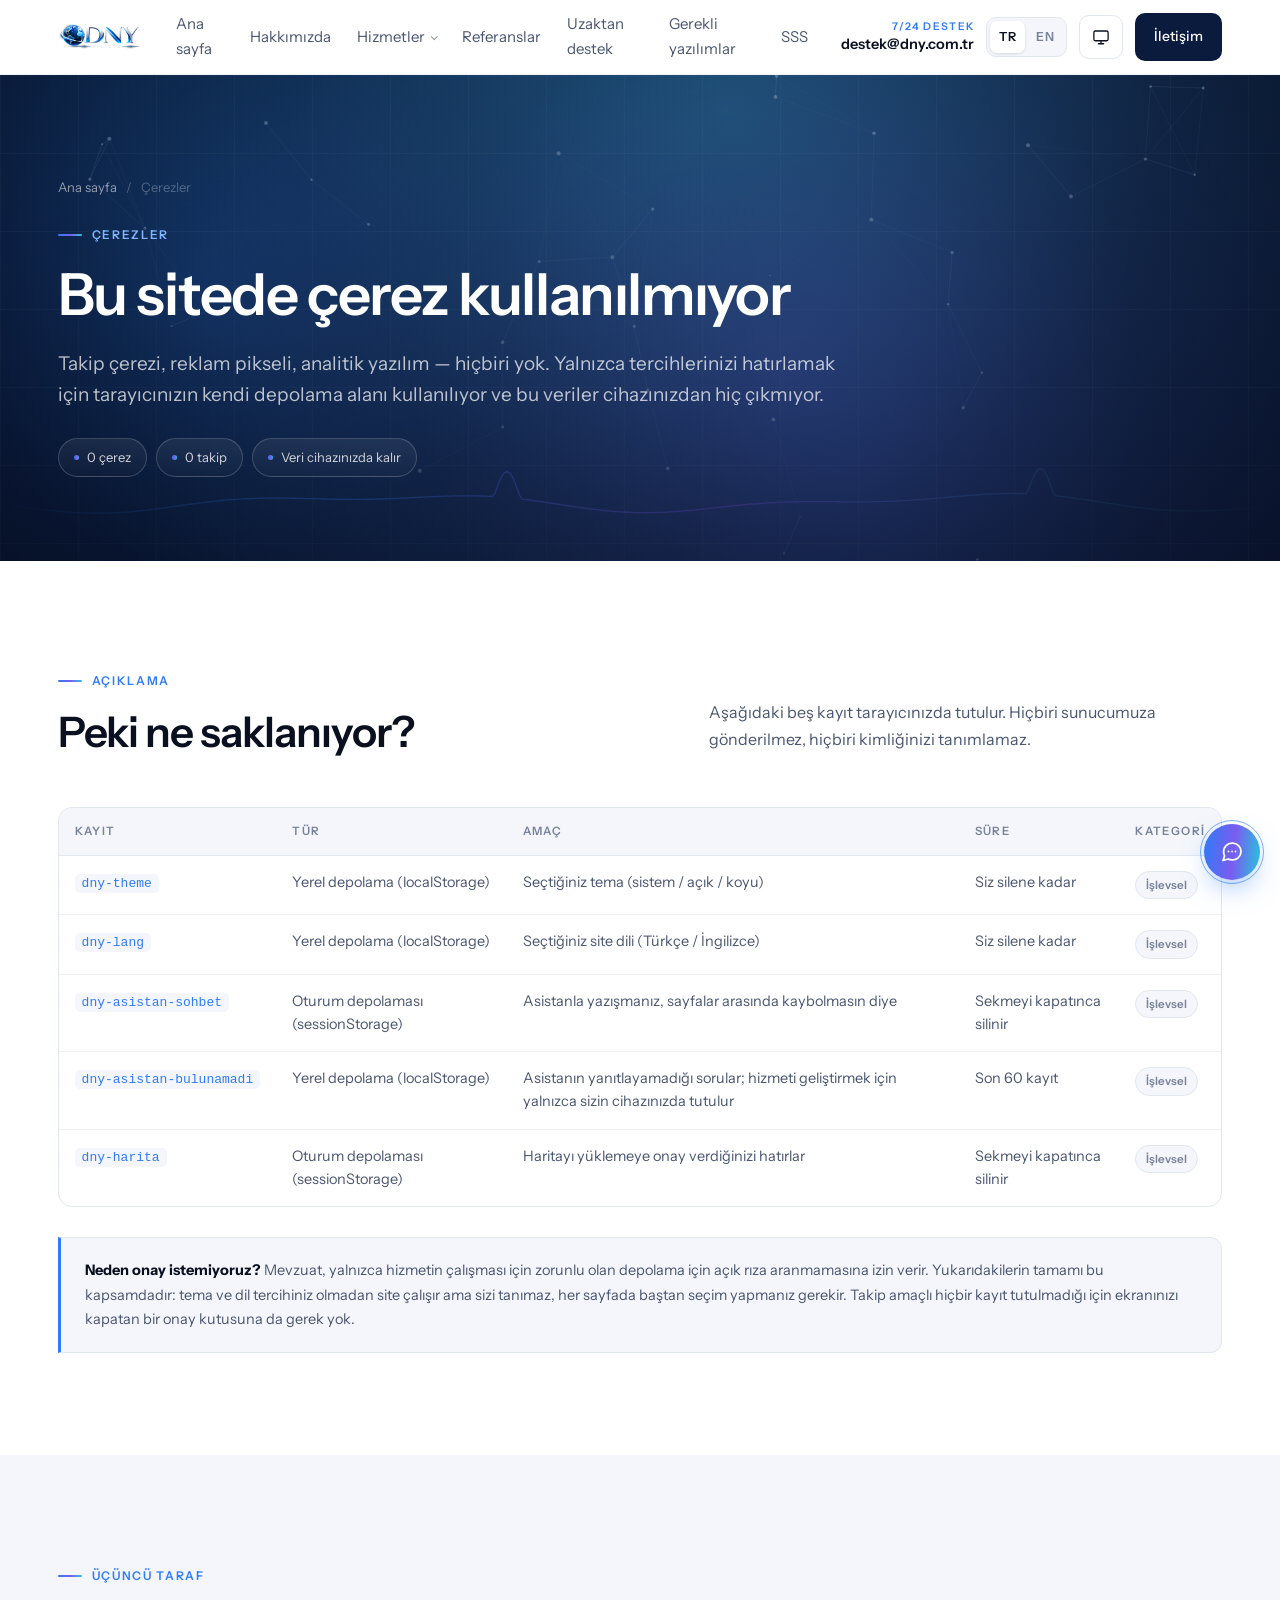
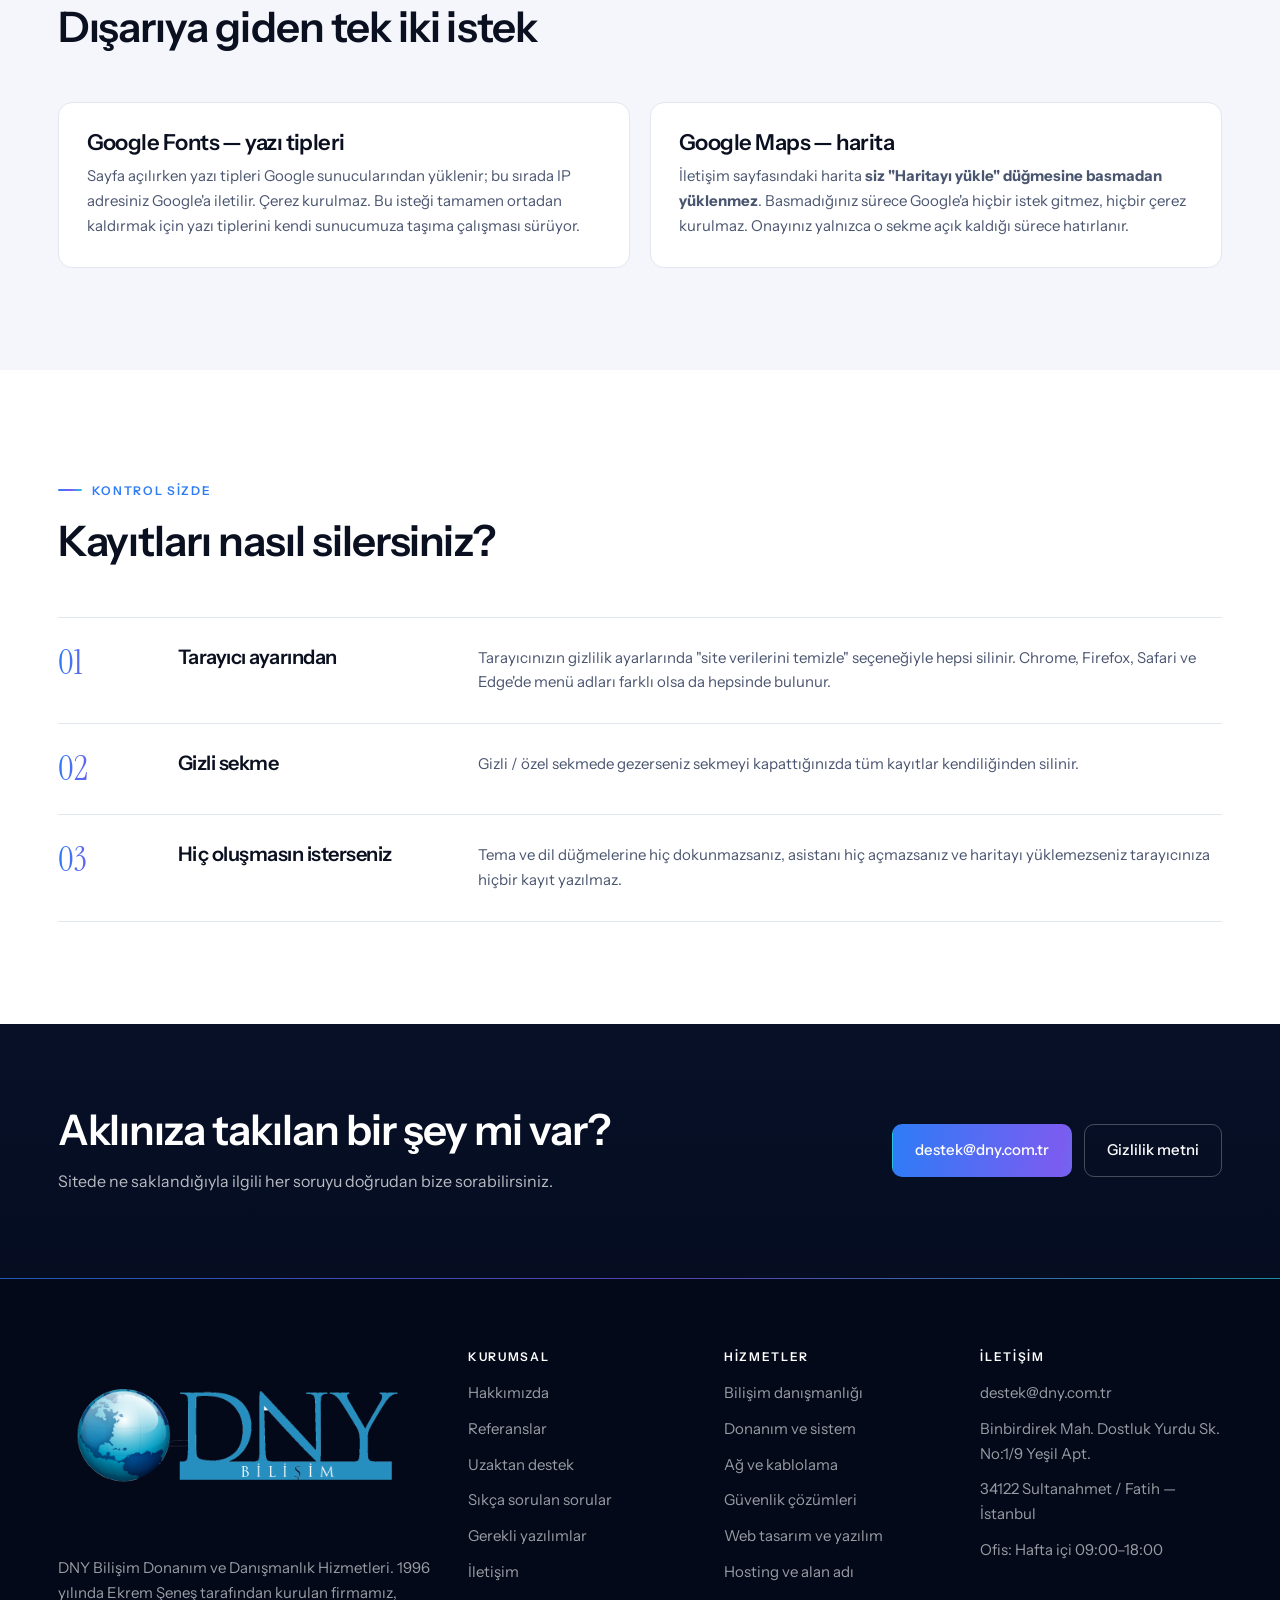
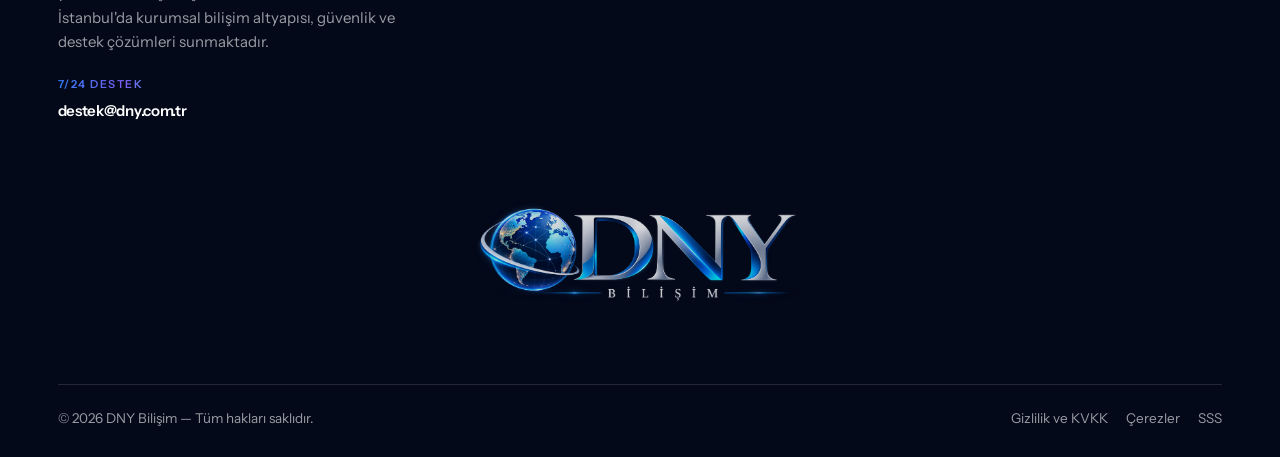
<file: cerez.html>
<!DOCTYPE html>
<html lang="tr">
<head>
<meta charset="UTF-8">
<meta name="viewport" content="width=device-width, initial-scale=1, viewport-fit=cover">
<title>Çerez ve depolama politikası — DNY Bilişim</title>
<meta name="description" content="DNY Bilişim web sitesinde çerez kullanılmaz. Yalnızca tema, dil ve asistan tercihleri için tarayıcı depolaması kullanılır; bu veriler cihazınızdan çıkmaz.">
<link rel="canonical" href="https://dny.com.tr/cerez.html">
<link rel="alternate" hreflang="tr" href="https://dny.com.tr/cerez.html">
<link rel="alternate" hreflang="en" href="https://dny.com.tr/cerez.html?lang=en">
<link rel="alternate" hreflang="x-default" href="https://dny.com.tr/cerez.html">
<meta property="og:title" content="DNY Bilişim — Başarılı işler, güvenle başlar">
<meta property="og:description" content="1996'dan beri kurumsal bilişim altyapısı, güvenlik ve 7/24 teknik destek.">
<meta property="og:type" content="website">
<meta property="og:url" content="https://dny.com.tr/">
<meta property="og:site_name" content="DNY Bilişim">
<meta property="og:locale" content="tr_TR">
<meta property="og:locale:alternate" content="en_US">
<meta property="og:image" content="https://dny.com.tr/assets/og-image.jpg">
<meta property="og:image:width" content="1200">
<meta property="og:image:height" content="630">
<meta name="twitter:card" content="summary_large_image">
<meta name="theme-color" content="#071129">
<meta name="color-scheme" content="light dark">
<script>(function(){var l=null;try{l=new URLSearchParams(location.search).get('lang')}catch(e){}
if(!l){try{l=localStorage.getItem('dny-lang')}catch(e){}}
if(l!=='en'&&l!=='tr'){l='tr'}
document.documentElement.setAttribute('lang',l);
if(l==='en'){document.documentElement.classList.add('i18n-wait');
setTimeout(function(){document.documentElement.classList.remove('i18n-wait')},1500)}})();</script>
<script>(function(){var m=null;try{m=localStorage.getItem('dny-theme')}catch(e){}
if(m!=='light'&&m!=='dark'){m='system'}
var d=m==='dark';
if(m==='system'){try{d=window.matchMedia('(prefers-color-scheme: dark)').matches}catch(e){d=false}}
var r=document.documentElement;r.setAttribute('data-theme-mode',m);r.setAttribute('data-theme',d?'dark':'light')})();</script>
<link rel="icon" href="assets/favicon.svg" type="image/svg+xml">
<link rel="preconnect" href="https://fonts.googleapis.com">
<link rel="preconnect" href="https://fonts.gstatic.com" crossorigin>
<link href="https://fonts.googleapis.com/css2?family=Instrument+Sans:ital,wght@0,400..700;1,400..700&family=Instrument+Serif:ital@0;1&display=swap" rel="stylesheet">
<link rel="stylesheet" href="assets/style.css">
</head>
<body>
<a class="skip" href="#icerik">İçeriğe atla</a>
<div class="progress"></div>

<header class="header">
  <div class="wrap header__in">
    <a href="index.html" class="brand" aria-label="DNY Bilişim — ana sayfa">
      <img src="assets/ardeko.png" srcset="assets/ardeko-320.png 320w, assets/ardeko.png 1983w" sizes="(max-width:560px) 120px, 180px" width="1983" height="793" alt="DNY Bilişim" data-logo data-logo-alt="assets/dny.png">
      <span class="brand__fallback" data-logo-fallback hidden><i></i>DNY</span>
    </a>
    <nav class="mainnav" aria-label="Ana menü">
      <a href="index.html">Ana sayfa</a>
      <a href="hakkimizda.html">Hakkımızda</a>
      <span class="has-menu">
        <a href="hizmetler.html">Hizmetler</a>
        <div class="megamenu">
          <a href="hizmetler.html#danismanlik">Bilişim danışmanlığı<small>Envanter, risk ve bütçe raporu</small></a>
          <a href="hizmetler.html#donanim">Donanım ve sistem<small>Sunucu, iş istasyonu, çevre birimi</small></a>
          <a href="hizmetler.html#ag">Ağ ve kablolama<small>Kablolama, switch, kablosuz ağ</small></a>
          <a href="hizmetler.html#guvenlik">Güvenlik çözümleri<small>Güvenlik duvarı, kamera, yetkiler</small></a>
          <a href="hizmetler.html#destek">Teknik destek<small>7/24 uzak ve yerinde müdahale</small></a>
          <a href="hizmetler.html#web">Web ve yazılım<small>Kurumsal site, e-ticaret, özel yazılım</small></a>
          <a href="hizmetler.html#hosting">Hosting ve alan adı<small>Barındırma, SSL, kurumsal e-posta</small></a>
          <a href="hizmetler.html#yedekleme">Yedekleme<small>Otomatik yedek, geri dönüş testi</small></a>
          <a class="all" href="hizmetler.html">Sekiz hizmetin tamamı <svg viewBox="0 0 16 16" fill="none"><path d="M1 8h13M9 3l5 5-5 5" stroke="currentColor" stroke-width="1.7" stroke-linecap="round" stroke-linejoin="round"/></svg></a>
        </div>
      </span>
      <a href="referanslar.html">Referanslar</a>
      <a href="uzaktan-destek.html">Uzaktan destek</a>
      <a href="gerekli-yazilimlar.html">Gerekli yazılımlar</a>
      <a href="sss.html">SSS</a>
    </nav>
    <div class="header__right">
      <a href="mailto:destek@dny.com.tr" class="header__mail"><span>7/24 destek</span>destek@dny.com.tr</a>
      <div class="langswitch" role="group" aria-label="Dil / Language">
        <button type="button" data-lang="tr" aria-pressed="true">TR</button>
        <button type="button" data-lang="en" aria-pressed="false">EN</button>
      </div>
      <button class="themetoggle" type="button" aria-label="Tema: sistem ayarı">
        <svg class="moon" viewBox="0 0 24 24" fill="none" stroke="currentColor" stroke-width="1.7" stroke-linecap="round" stroke-linejoin="round"><path d="M20.5 14.6A8.6 8.6 0 019.4 3.5a8.6 8.6 0 1011.1 11.1z"/></svg>
        <svg class="sys" viewBox="0 0 24 24" fill="none" stroke="currentColor" stroke-width="1.7" stroke-linecap="round" stroke-linejoin="round"><rect x="2.5" y="4" width="19" height="13" rx="2"/><path d="M8.5 21h7M12 17v4"/></svg>
        <svg class="sun" viewBox="0 0 24 24" fill="none" stroke="currentColor" stroke-width="1.7" stroke-linecap="round"><circle cx="12" cy="12" r="4.2"/><path d="M12 2.4v2.3M12 19.3v2.3M4.2 4.2l1.7 1.7M18.1 18.1l1.7 1.7M2.4 12h2.3M19.3 12h2.3M4.2 19.8l1.7-1.7M18.1 5.9l1.7-1.7"/></svg>
      </button>
      <a href="iletisim.html" class="btn btn--primary">İletişim</a>
      <button class="hamburger" aria-label="Menüyü aç" aria-expanded="false"><i></i><i></i><i></i></button>
    </div>
  </div>
</header>

<nav class="drawer" aria-label="Mobil menü">
  <a class="drawer__link" href="index.html">Ana sayfa <svg viewBox="0 0 16 16" fill="none"><path d="M1 8h13M9 3l5 5-5 5" stroke="currentColor" stroke-width="1.6" stroke-linecap="round" stroke-linejoin="round"/></svg></a>
  <a class="drawer__link" href="hakkimizda.html">Hakkımızda <svg viewBox="0 0 16 16" fill="none"><path d="M1 8h13M9 3l5 5-5 5" stroke="currentColor" stroke-width="1.6" stroke-linecap="round" stroke-linejoin="round"/></svg></a>
  <a class="drawer__link" href="hizmetler.html">Hizmetler <svg viewBox="0 0 16 16" fill="none"><path d="M1 8h13M9 3l5 5-5 5" stroke="currentColor" stroke-width="1.6" stroke-linecap="round" stroke-linejoin="round"/></svg></a>
  <a class="drawer__link" href="referanslar.html">Referanslar <svg viewBox="0 0 16 16" fill="none"><path d="M1 8h13M9 3l5 5-5 5" stroke="currentColor" stroke-width="1.6" stroke-linecap="round" stroke-linejoin="round"/></svg></a>
  <a class="drawer__link" href="uzaktan-destek.html">Uzaktan destek <svg viewBox="0 0 16 16" fill="none"><path d="M1 8h13M9 3l5 5-5 5" stroke="currentColor" stroke-width="1.6" stroke-linecap="round" stroke-linejoin="round"/></svg></a>
  <a class="drawer__link" href="gerekli-yazilimlar.html">Gerekli yazılımlar <svg viewBox="0 0 16 16" fill="none"><path d="M1 8h13M9 3l5 5-5 5" stroke="currentColor" stroke-width="1.6" stroke-linecap="round" stroke-linejoin="round"/></svg></a>
  <a class="drawer__link" href="sss.html">Sıkça sorulan sorular <svg viewBox="0 0 16 16" fill="none"><path d="M1 8h13M9 3l5 5-5 5" stroke="currentColor" stroke-width="1.6" stroke-linecap="round" stroke-linejoin="round"/></svg></a>
  <a class="drawer__link" href="iletisim.html">İletişim <svg viewBox="0 0 16 16" fill="none"><path d="M1 8h13M9 3l5 5-5 5" stroke="currentColor" stroke-width="1.6" stroke-linecap="round" stroke-linejoin="round"/></svg></a>
  <div class="drawer__foot">
    <a href="mailto:destek@dny.com.tr" class="btn btn--grad">7/24 destek: destek@dny.com.tr</a>
    <a href="iletisim.html" class="btn btn--ghost">Teklif isteyin</a>
  </div>
  <div class="drawer__meta">
    Binbirdirek Mah. Dostluk Yurdu Sk. No:1/9<br>
    34122 Sultanahmet / Fatih — İstanbul
  </div>
</nav>

<aside class="rail" aria-hidden="true">
  <span class="rail__pct">%0</span>
  <div class="rail__line"></div>
  <div class="rail__fill"></div>
  <div class="rail__dot"></div>
  <div class="rail__sec"><b>Başlangıç</b></div>
</aside>

<main class="fade" id="icerik" tabindex="-1">

  <section class="pagehead on-dark" data-rail="Çerezler">
    <canvas class="aurora" data-bg="flat" data-signal aria-hidden="true"></canvas>
    <div class="wrap pagehead__in" data-parallax>
      <nav class="crumb" aria-label="Sayfa yolu">
        <a href="index.html">Ana sayfa</a><span>/</span><span>Çerezler</span>
      </nav>
      <span class="eyebrow">Çerezler</span>
      <h1><span class="mask"><span>Bu sitede çerez kullanılmıyor</span></span></h1>
      <p class="lead">Takip çerezi, reklam pikseli, analitik yazılım — hiçbiri yok. Yalnızca tercihlerinizi hatırlamak için tarayıcınızın kendi depolama alanı kullanılıyor ve bu veriler cihazınızdan hiç çıkmıyor.</p>
      <div class="pagehead__meta"><span>0 çerez</span><span>0 takip</span><span>Veri cihazınızda kalır</span></div>
    </div>
  </section>

      <div class="yasal__en">
        <b>Please note</b>
        <p>This is a courtesy translation. The data controller is established in Türkiye and the
        applicable law is the Turkish Personal Data Protection Law (KVKK No. 6698); in the event of
        any discrepancy between the two versions, <strong>the Turkish text prevails</strong>.
        For questions in English, write to <a href="mailto:destek@dny.com.tr">destek@dny.com.tr</a>.</p>
      </div>
  <section class="section" data-rail="Depolama">
    <div class="wrap">
      <div class="head head--split" data-reveal>
        <div><span class="eyebrow">Açıklama</span><h2>Peki ne saklanıyor?</h2></div>
        <p>Aşağıdaki beş kayıt tarayıcınızda tutulur. Hiçbiri sunucumuza gönderilmez, hiçbiri kimliğinizi tanımlamaz.</p>
      </div>

      <div class="tablo" data-reveal>
        <table>
          <thead><tr><th>Kayıt</th><th>Tür</th><th>Amaç</th><th>Süre</th><th>Kategori</th></tr></thead>
          <tbody>
            <tr><td><code>dny-theme</code></td><td>Yerel depolama (localStorage)</td><td>Seçtiğiniz tema (sistem / açık / koyu)</td><td>Siz silene kadar</td><td><span class="etiket">İşlevsel</span></td></tr>
            <tr><td><code>dny-lang</code></td><td>Yerel depolama (localStorage)</td><td>Seçtiğiniz site dili (Türkçe / İngilizce)</td><td>Siz silene kadar</td><td><span class="etiket">İşlevsel</span></td></tr>
            <tr><td><code>dny-asistan-sohbet</code></td><td>Oturum depolaması (sessionStorage)</td><td>Asistanla yazışmanız, sayfalar arasında kaybolmasın diye</td><td>Sekmeyi kapatınca silinir</td><td><span class="etiket">İşlevsel</span></td></tr>
            <tr><td><code>dny-asistan-bulunamadi</code></td><td>Yerel depolama (localStorage)</td><td>Asistanın yanıtlayamadığı sorular; hizmeti geliştirmek için yalnızca sizin cihazınızda tutulur</td><td>Son 60 kayıt</td><td><span class="etiket">İşlevsel</span></td></tr>
            <tr><td><code>dny-harita</code></td><td>Oturum depolaması (sessionStorage)</td><td>Haritayı yüklemeye onay verdiğinizi hatırlar</td><td>Sekmeyi kapatınca silinir</td><td><span class="etiket">İşlevsel</span></td></tr>
          </tbody>
        </table>
      </div>

      <div class="notice" style="margin-top:30px" data-reveal>
        <strong>Neden onay istemiyoruz?</strong> Mevzuat, yalnızca hizmetin çalışması için zorunlu olan
        depolama için açık rıza aranmamasına izin verir. Yukarıdakilerin tamamı bu kapsamdadır: tema ve dil
        tercihiniz olmadan site çalışır ama sizi tanımaz, her sayfada baştan seçim yapmanız gerekir.
        Takip amaçlı hiçbir kayıt tutulmadığı için ekranınızı kapatan bir onay kutusuna da gerek yok.
      </div>
    </div>
  </section>

  <section class="section section--grey" data-rail="Üçüncü taraf">
    <div class="wrap">
      <div class="head" data-reveal>
        <span class="eyebrow">Üçüncü taraf</span>
        <h2>Dışarıya giden tek iki istek</h2>
      </div>
      <div class="grid grid--2">
        <article class="card card--plain" data-reveal>
          <h3>Google Fonts — yazı tipleri</h3>
          <p>Sayfa açılırken yazı tipleri Google sunucularından yüklenir; bu sırada IP adresiniz Google'a iletilir. Çerez kurulmaz. Bu isteği tamamen ortadan kaldırmak için yazı tiplerini kendi sunucumuza taşıma çalışması sürüyor.</p>
        </article>
        <article class="card card--plain" data-reveal="80">
          <h3>Google Maps — harita</h3>
          <p>İletişim sayfasındaki harita <strong>siz "Haritayı yükle" düğmesine basmadan yüklenmez</strong>. Basmadığınız sürece Google'a hiçbir istek gitmez, hiçbir çerez kurulmaz. Onayınız yalnızca o sekme açık kaldığı sürece hatırlanır.</p>
        </article>
      </div>
    </div>
  </section>

  <section class="section" data-rail="Temizleme">
    <div class="wrap">
      <div class="head" data-reveal>
        <span class="eyebrow">Kontrol sizde</span>
        <h2>Kayıtları nasıl silersiniz?</h2>
      </div>
      <div class="steps">
        <div class="step" data-reveal><span class="step__n">01</span><h3>Tarayıcı ayarından</h3>
          <p>Tarayıcınızın gizlilik ayarlarında "site verilerini temizle" seçeneğiyle hepsi silinir. Chrome, Firefox, Safari ve Edge'de menü adları farklı olsa da hepsinde bulunur.</p></div>
        <div class="step" data-reveal><span class="step__n">02</span><h3>Gizli sekme</h3>
          <p>Gizli / özel sekmede gezerseniz sekmeyi kapattığınızda tüm kayıtlar kendiliğinden silinir.</p></div>
        <div class="step" data-reveal><span class="step__n">03</span><h3>Hiç oluşmasın isterseniz</h3>
          <p>Tema ve dil düğmelerine hiç dokunmazsanız, asistanı hiç açmazsanız ve haritayı yüklemezseniz tarayıcınıza hiçbir kayıt yazılmaz.</p></div>
      </div>
    </div>
  </section>

  <section class="cta on-dark" data-rail="İletişim">
    <canvas class="aurora" data-bg="flat" aria-hidden="true"></canvas>
    <div class="wrap cta__in">
      <div><h2>Aklınıza takılan bir şey mi var?</h2>
      <p>Sitede ne saklandığıyla ilgili her soruyu doğrudan bize sorabilirsiniz.</p></div>
      <div class="cta__btns">
        <a href="mailto:destek@dny.com.tr" class="btn btn--grad">destek@dny.com.tr</a>
        <a href="gizlilik.html" class="btn btn--ghost-light">Gizlilik metni</a>
      </div>
    </div>
  </section>

</main>

<footer class="footer">
  <div class="wrap">
    <div class="footer__grid">
      <div>
        <img src="assets/dny.png" alt="DNY Bilişim" data-logo data-logo-alt="assets/ardeko.png">
        <span class="brand__fallback" data-logo-fallback hidden><i></i>DNY</span>
        <p class="footer__about">DNY Bilişim Donanım ve Danışmanlık Hizmetleri. 1996 yılında Ekrem Şeneş tarafından kurulan firmamız, İstanbul'da kurumsal bilişim altyapısı, güvenlik ve destek çözümleri sunmaktadır.</p>
        <a href="mailto:destek@dny.com.tr" class="footer__mail"><small>7/24 destek</small>destek@dny.com.tr</a>
      </div>
      <div>
        <h4>Kurumsal</h4>
        <ul>
          <li><a href="hakkimizda.html">Hakkımızda</a></li>
          <li><a href="referanslar.html">Referanslar</a></li>
          <li><a href="uzaktan-destek.html">Uzaktan destek</a></li>
          <li><a href="sss.html">Sıkça sorulan sorular</a></li>
          <li><a href="gerekli-yazilimlar.html">Gerekli yazılımlar</a></li>
          <li><a href="iletisim.html">İletişim</a></li>
        </ul>
      </div>
      <div>
        <h4>Hizmetler</h4>
        <ul>
          <li><a href="hizmetler.html#danismanlik">Bilişim danışmanlığı</a></li>
          <li><a href="hizmetler.html#donanim">Donanım ve sistem</a></li>
          <li><a href="hizmetler.html#ag">Ağ ve kablolama</a></li>
          <li><a href="hizmetler.html#guvenlik">Güvenlik çözümleri</a></li>
          <li><a href="hizmetler.html#web">Web tasarım ve yazılım</a></li>
          <li><a href="hizmetler.html#hosting">Hosting ve alan adı</a></li>
        </ul>
      </div>
      <div>
        <h4>İletişim</h4>
        <ul>
          <li><a href="mailto:destek@dny.com.tr">destek@dny.com.tr</a></li>
          <li>Binbirdirek Mah. Dostluk Yurdu Sk. No:1/9 Yeşil Apt.</li>
          <li>34122 Sultanahmet / Fatih — İstanbul</li>
          <li>Ofis: Hafta içi 09:00–18:00</li>
        </ul>
      </div>
    </div>

    <div class="wordmark">
  <img src="assets/ardeko.png" srcset="assets/ardeko-320.png 320w, assets/ardeko.png 1983w" sizes="(max-width:640px) 260px, 340px" width="1983" height="793" alt="Ardeko" loading="lazy" style="max-width:340px;width:100%;height:auto;margin:0 auto;opacity:.85">
</div>

    <div class="footer__bar">
      <span>© <span data-year>2026</span> DNY Bilişim — Tüm hakları saklıdır.</span>
      <span class="footer__yasal"><a href="gizlilik.html">Gizlilik ve KVKK</a><a href="cerez.html">Çerezler</a><a href="sss.html">SSS</a></span>
    </div>
  </div>
</footer>

<button class="totop" type="button" aria-label="Başa dön">
  <svg viewBox="0 0 16 16" fill="none"><path d="M8 14V2M3 7l5-5 5 5" stroke="currentColor" stroke-width="1.7" stroke-linecap="round" stroke-linejoin="round"/></svg>
</button>

<a href="mailto:destek@dny.com.tr" class="callbar">Destek için yazın — destek@dny.com.tr</a>

<script src="assets/i18n.js"></script>
<script src="assets/status.js"></script>
<!-- SUNUM İÇİN ÖRNEK VERİ — yayına alırken bu satırı silin -->
<script src="assets/durum-demo.js"></script>
<script src="assets/main.js"></script>
<script src="assets/shader-bg.js"></script>
<script src="assets/assistant.js"></script>
</body>
</html>
</file>
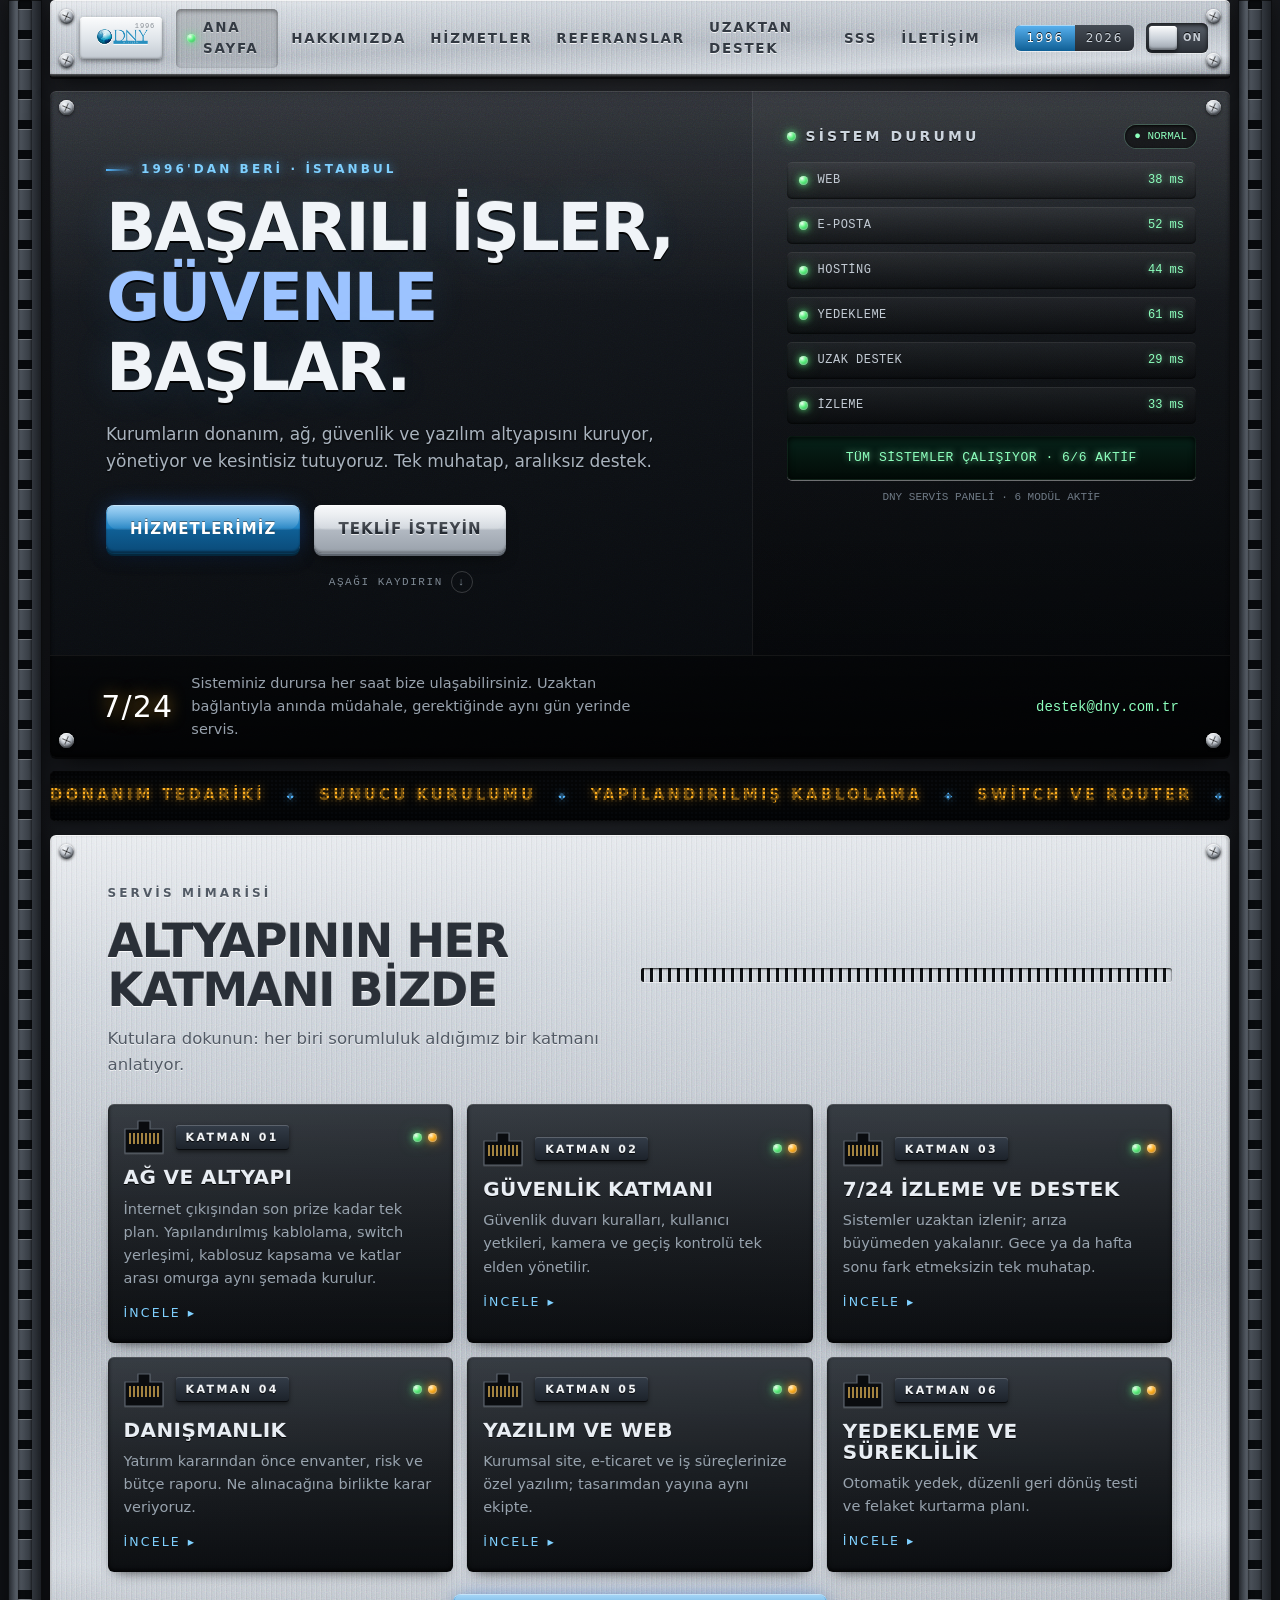
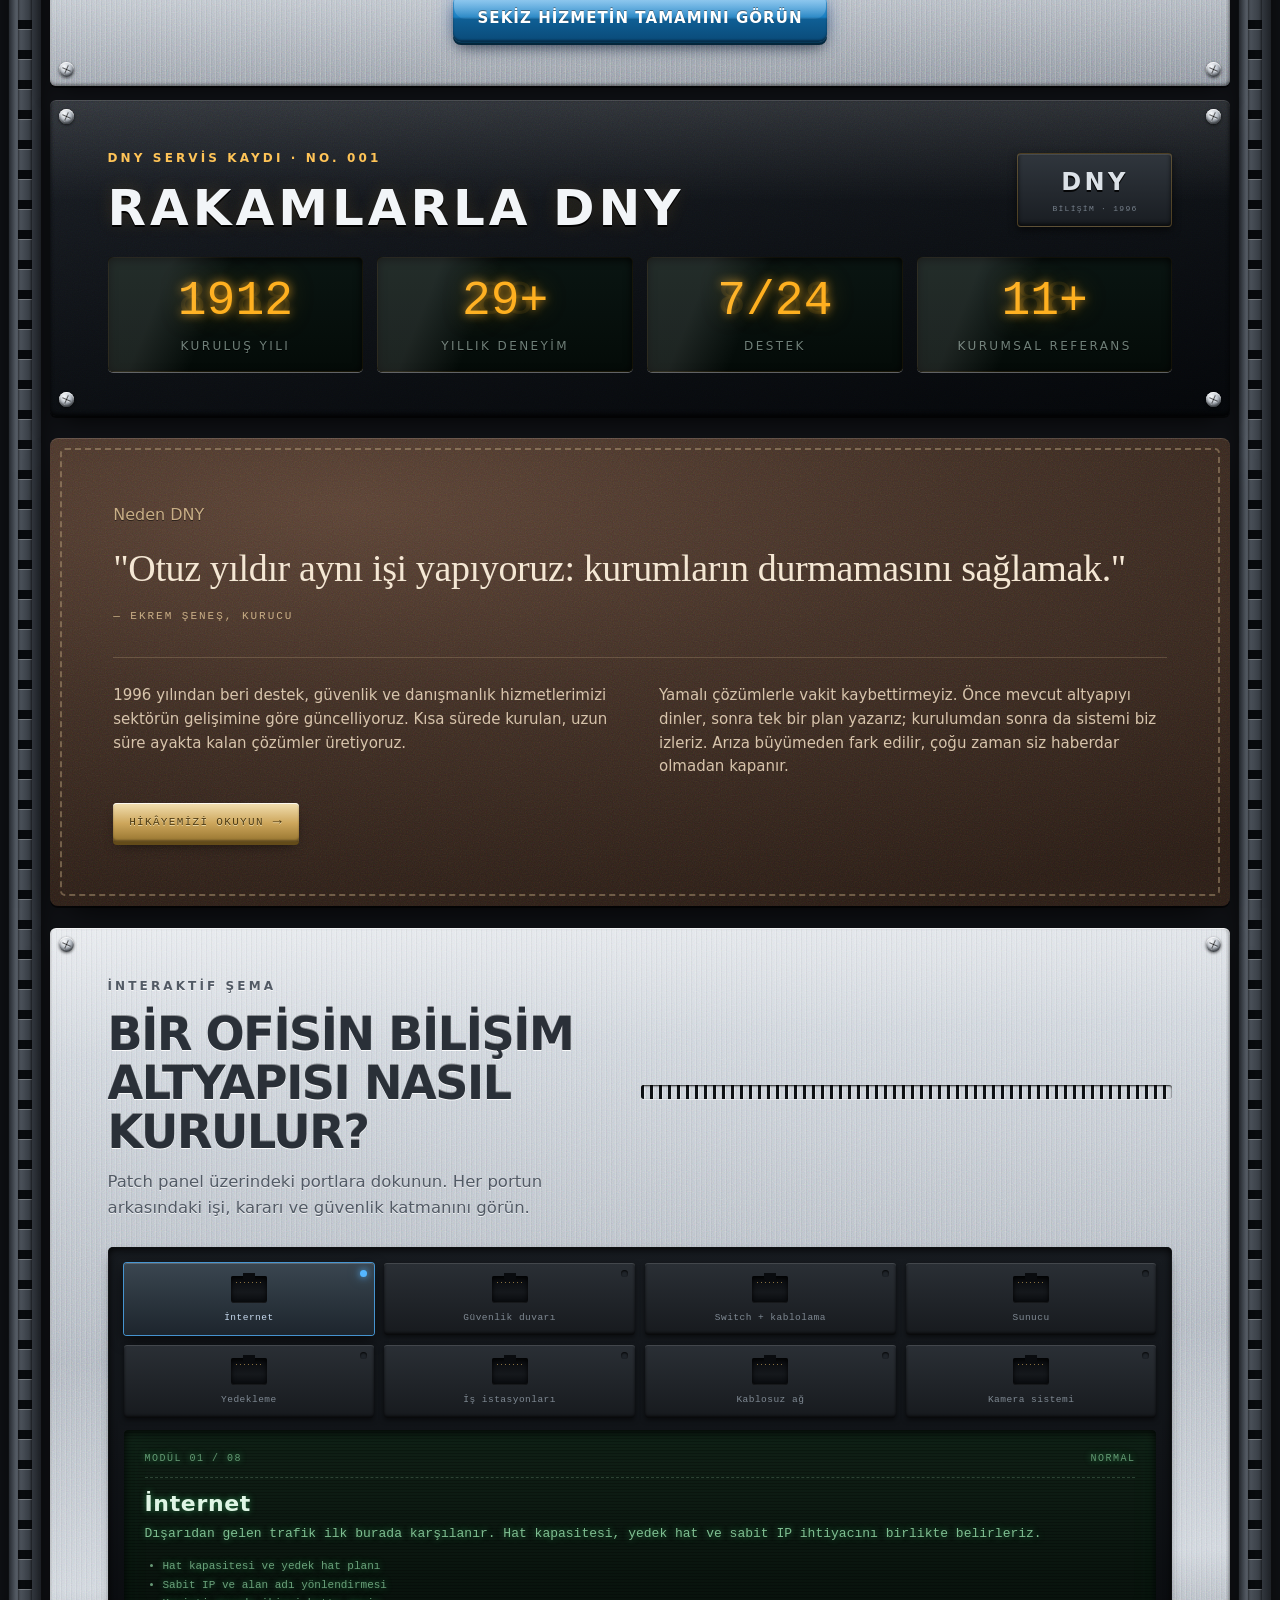
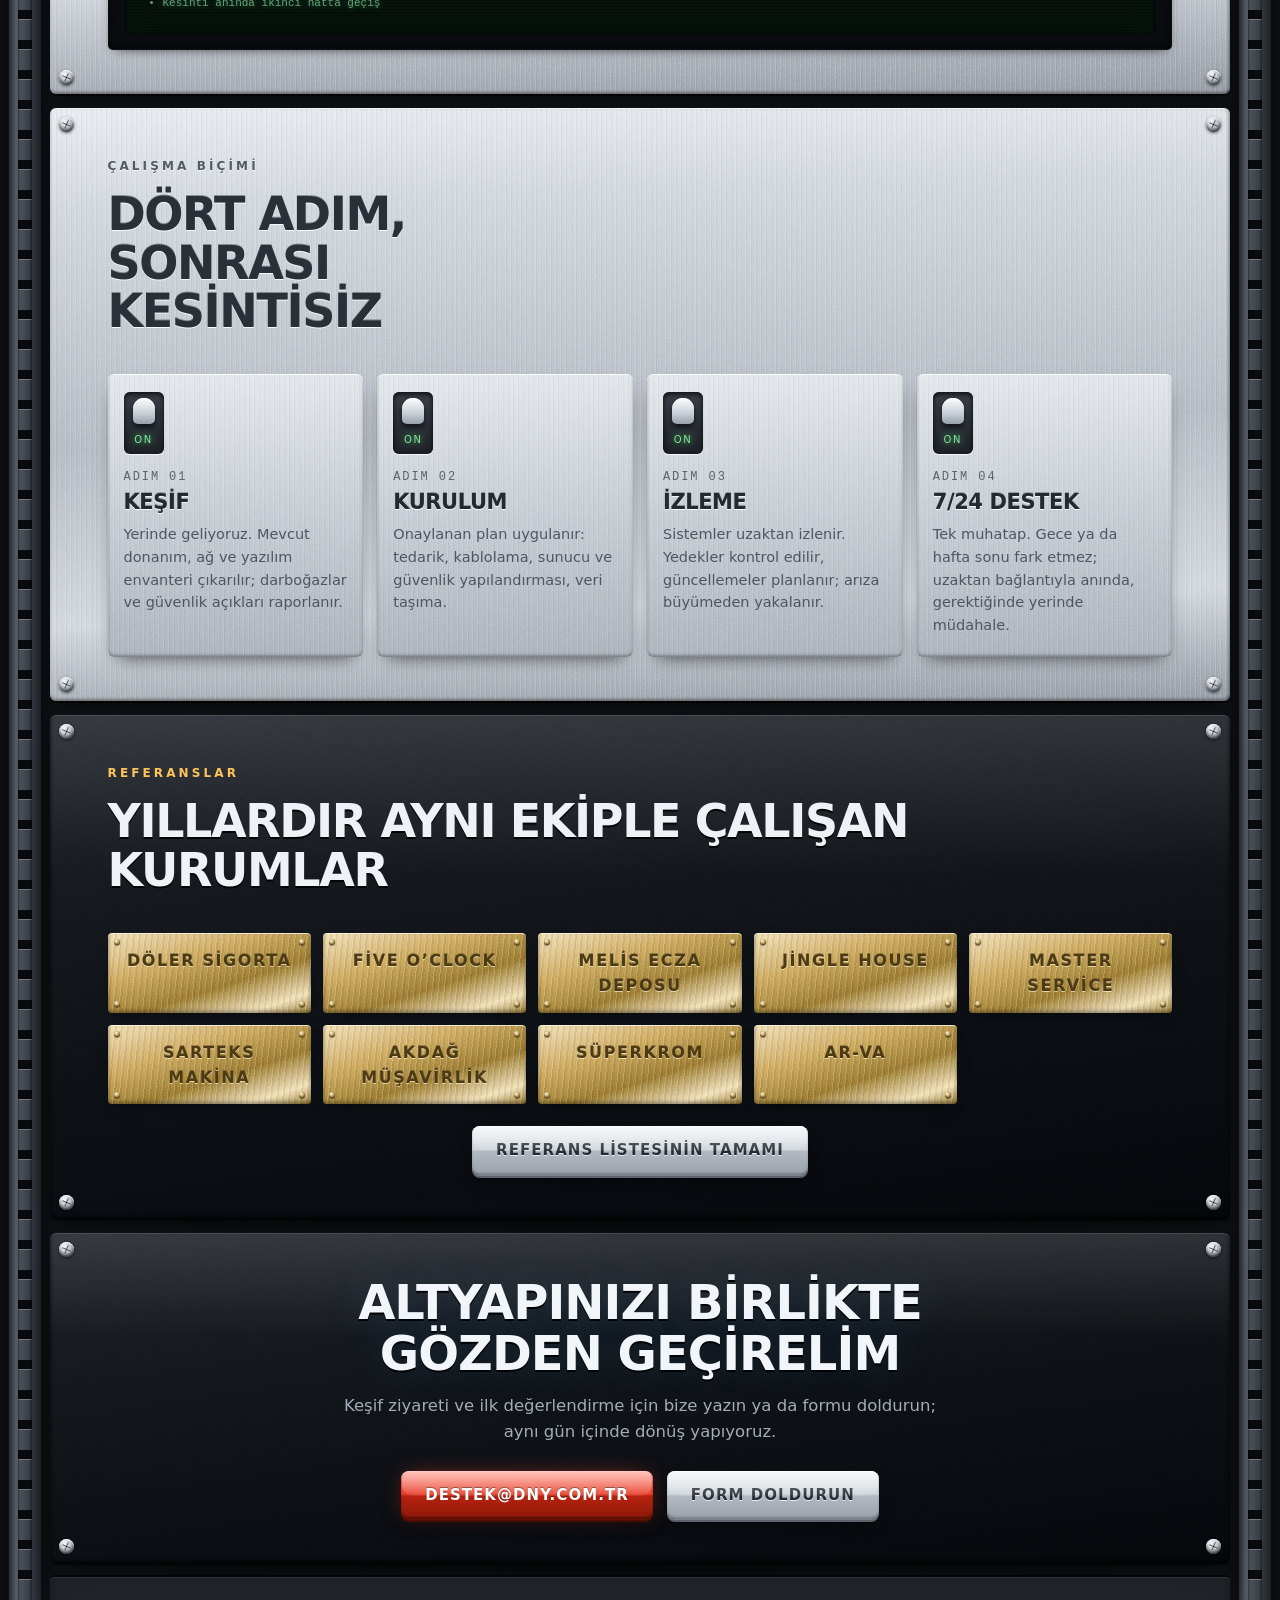
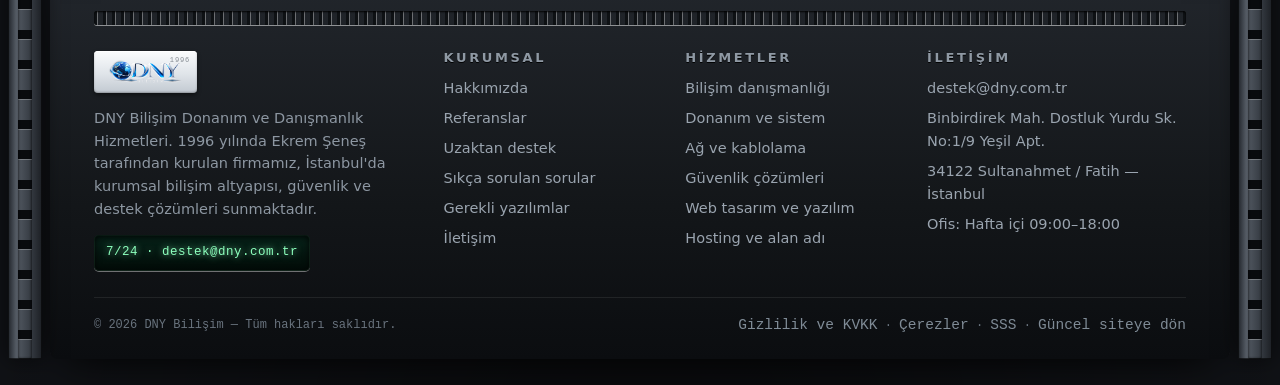
<file: dny-skeunostal.html>
<!doctype html>
<html lang="tr" data-room="off">
<head>
<meta charset="utf-8">
<meta name="viewport" content="width=device-width,initial-scale=1">
<title>DNY Bilişim — Arşiv sürümü · Sunucu odası</title>
<meta name="description" content="DNY Bilişim'in nostaljik arşiv sürümü: 19" sunucu kabini metaforuyla kurulmuş alternatif tasarım.">
<!-- Arşiv/easter egg sürümü: arama motorlarına açılmaz, asıl sayfa index.html'dir. -->
<meta name="robots" content="noindex, nofollow">
<link rel="canonical" href="https://dny.com.tr/">
<meta name="theme-color" content="#101216">
<meta name="color-scheme" content="dark">
<link rel="icon" href="assets/favicon.svg" type="image/svg+xml">
<link rel="preconnect" href="https://fonts.googleapis.com">
<link rel="preconnect" href="https://fonts.gstatic.com" crossorigin>
<link href="https://fonts.googleapis.com/css2?family=Saira+Condensed:wght@500;600;700&family=Lato:ital,wght@0,400;0,700;1,400&family=Share+Tech+Mono&display=swap" rel="stylesheet">
<style>
/* =========================================================
   DNY Bilişim — NOSTALJİK SERVER / KURUMSAL HİBRİT TASARIM
   Metafor: 19" sunucu kabini. Fırçalanmış alüminyum panel,
   RJ45 patch paneli, LED göstergeler, pirinç kurucu plakası.
   Tipografi: Saira Condensed (kazınmış panel yazısı)
              Lato (gövde) + Share Tech Mono (gösterge)
   ========================================================= */

:root{
  /* metal */
  --alu-hi:#e7eaee; --alu-1:#cfd5dc; --alu-2:#b0b7c0; --alu-3:#8d949e; --alu-4:#666d77;
  --steel-1:#4a5058; --steel-2:#343a41; --steel-3:#22262c; --steel-4:#15181c;
  /* anot siyahı cam panel */
  --glass-1:#1b1f25; --glass-2:#0d1014; --glass-3:#05070a;
  /* pirinç */
  --brass-1:#f2e0b2; --brass-2:#cda65b; --brass-3:#96742f; --brass-ink:#4d3a12;
  /* ledler */
  --led-g:#5cf07f; --led-a:#ffb020; --led-b:#54b6ff; --led-r:#ff4d3d;
  /* marka (özgün logodan) */
  --brand:#1a7fc1; --brand-2:#2e7cf6;
  /* oda */
  --room:#101216; --room-2:#191d22;
  --ink:#1c2027; --ink-soft:#4b535e;
  /* deri servis defteri (morph'tan) */
  --leather:#402e24; --leather-hi:#5a4234; --stitch:#c9ae86;
  --serif:'Instrument Serif','Times New Roman',Georgia,serif;

  --disp:'Saira Condensed','Arial Narrow',sans-serif;
  --body:'Lato','Segoe UI',system-ui,sans-serif;
  --mono:'Share Tech Mono',ui-monospace,Menlo,monospace;

  --gut:clamp(16px,3.5vw,40px);
  --max:1180px;

  --noise:url("data:image/svg+xml,%3Csvg xmlns='http://www.w3.org/2000/svg' width='140' height='140'%3E%3Cfilter id='n'%3E%3CfeTurbulence type='fractalNoise' baseFrequency='.85' numOctaves='4' stitchTiles='stitch'/%3E%3C/filter%3E%3Crect width='140' height='140' filter='url(%23n)' opacity='.42'/%3E%3C/svg%3E");
}
html[data-room="on"]{ --room:#8f9299; --room-2:#a9adb4; }

*,*::before,*::after{box-sizing:border-box}
html{-webkit-text-size-adjust:100%;scroll-behavior:smooth}
body{
  margin:0; font-family:var(--body); font-size:16px; line-height:1.62; color:#3d444e;
  background:var(--room);
  background-image:
    radial-gradient(120% 70% at 50% -10%, rgba(255,255,255,.10), transparent 60%),
    radial-gradient(90% 60% at 50% 110%, rgba(0,0,0,.55), transparent 60%);
  -webkit-font-smoothing:antialiased; overflow-x:hidden;
}
body::before{ /* oda dokusu */
  content:''; position:fixed; inset:0; background-image:var(--noise); opacity:.30;
  pointer-events:none; z-index:0; mix-blend-mode:overlay;
}
img{max-width:100%;display:block}
a{color:inherit;text-decoration:none}
button{font:inherit;color:inherit;border:0;background:none;cursor:pointer}
h1,h2,h3,h4{margin:0;font-family:var(--disp);font-weight:600;line-height:1.06;letter-spacing:.005em}
p{margin:0}
:focus-visible{outline:2px solid var(--led-b); outline-offset:3px; border-radius:2px}
.sr-only{position:absolute;width:1px;height:1px;margin:-1px;overflow:hidden;clip:rect(0 0 0 0);white-space:nowrap}

/* ---------- malzemeler ---------- */
.mat-alu{
  background-image:
    var(--noise),
    repeating-linear-gradient(90deg, rgba(255,255,255,.13) 0 1px, rgba(0,0,0,.045) 1px 2px, transparent 2px 5px),
    linear-gradient(178deg, var(--alu-hi) 0%, var(--alu-1) 16%, var(--alu-2) 54%, var(--alu-1) 82%, var(--alu-3) 100%);
  background-blend-mode:overlay,normal,normal;
  background-size:140px 140px,auto,auto;
}
.mat-glass{
  background-image:
    var(--noise),
    linear-gradient(180deg, rgba(255,255,255,.10), rgba(255,255,255,0) 32%),
    linear-gradient(172deg, var(--glass-1), var(--glass-2) 55%, var(--glass-3));
  background-blend-mode:overlay,normal,normal;
  background-size:140px 140px,auto,auto;
}
.mat-brass{
  background-image:
    var(--noise),
    repeating-linear-gradient(96deg, rgba(255,255,255,.16) 0 1px, rgba(0,0,0,.07) 1px 3px, transparent 3px 6px),
    linear-gradient(162deg, var(--brass-1) 0%, var(--brass-2) 34%, var(--brass-3) 62%, var(--brass-1) 86%, var(--brass-3) 100%);
  background-blend-mode:overlay,normal,normal;
  background-size:140px 140px,auto,auto;
}
/* panel kabartma gölgeleri */
.bevel{
  box-shadow:
    inset 0 1px 0 rgba(255,255,255,.75),
    inset 0 -2px 3px rgba(0,0,0,.34),
    inset 2px 0 3px rgba(255,255,255,.22),
    inset -2px 0 3px rgba(0,0,0,.22),
    0 10px 22px -8px rgba(0,0,0,.75),
    0 2px 0 rgba(0,0,0,.55);
}
.bevel-dark{
  box-shadow:
    inset 0 1px 0 rgba(255,255,255,.14),
    inset 0 -2px 4px rgba(0,0,0,.8),
    0 12px 26px -10px rgba(0,0,0,.9),
    0 2px 0 rgba(0,0,0,.6);
}
/* kazınmış yazı */
.engrave{ color:#2a3038; text-shadow:0 -1px 0 rgba(0,0,0,.34), 0 1px 0 rgba(255,255,255,.85); }
.engrave-soft{ color:#525a65; text-shadow:0 1px 0 rgba(255,255,255,.7); }
.emboss-dark{ color:#e8edf3; text-shadow:0 1px 0 rgba(0,0,0,.9), 0 -1px 0 rgba(255,255,255,.18); }

/* vida */
.screw{
  position:absolute; width:15px; height:15px; border-radius:50%;
  background:radial-gradient(circle at 34% 28%, #f6f8fa, #c3c9d1 42%, #7f868f 72%, #454a51 100%);
  box-shadow: inset 0 1px 1px rgba(255,255,255,.9), inset 0 -2px 3px rgba(0,0,0,.55), 0 1px 3px rgba(0,0,0,.6);
  z-index:6;
}
.screw::after{
  content:''; position:absolute; inset:3px; transform:rotate(24deg);
  background:
    linear-gradient(90deg,transparent 43%, rgba(0,0,0,.62) 43% 57%, transparent 57%),
    linear-gradient(0deg,transparent 43%, rgba(0,0,0,.62) 43% 57%, transparent 57%);
  filter:drop-shadow(0 1px 0 rgba(255,255,255,.55));
}
.screw--tl{top:9px;left:9px} .screw--tr{top:9px;right:9px}
.screw--bl{bottom:9px;left:9px} .screw--br{bottom:9px;right:9px}

/* havalandırma ızgarası */
.vents{
  height:14px; border-radius:3px;
  background:repeating-linear-gradient(90deg, #0e1114 0 3px, rgba(255,255,255,.35) 3px 4px, transparent 4px 9px);
  box-shadow:inset 0 1px 2px rgba(0,0,0,.9), 0 1px 0 rgba(255,255,255,.5);
}

/* LED */
.led{
  width:9px;height:9px;border-radius:50%;flex:none;
  background:radial-gradient(circle at 35% 30%, #4a5058, #1a1e23 70%);
  box-shadow: inset 0 0 3px rgba(0,0,0,.95), 0 1px 0 rgba(255,255,255,.35);
}
.led.on{ background:radial-gradient(circle at 34% 28%, #ecfff0, var(--led-g) 42%, #14933a 100%);
  box-shadow: 0 0 7px rgba(92,240,127,.95), 0 0 17px rgba(92,240,127,.45), inset 0 0 2px rgba(255,255,255,.9); }
.led.amber{ background:radial-gradient(circle at 34% 28%, #fff3d6, var(--led-a) 42%, #a25e00 100%);
  box-shadow: 0 0 7px rgba(255,176,32,.9), 0 0 15px rgba(255,176,32,.4), inset 0 0 2px rgba(255,255,255,.9); }
.led.blue{ background:radial-gradient(circle at 34% 28%, #ddf1ff, var(--led-b) 42%, #0d5e9e 100%);
  box-shadow: 0 0 7px rgba(84,182,255,.9), 0 0 16px rgba(84,182,255,.4), inset 0 0 2px rgba(255,255,255,.9); }
@keyframes blink{0%,72%{opacity:1}76%,86%{opacity:.18}90%,100%{opacity:1}}
.led.act{animation:blink 2.6s infinite}
.led.act:nth-of-type(2n){animation-duration:1.8s;animation-delay:.4s}
.led.act:nth-of-type(3n){animation-duration:3.4s;animation-delay:.9s}

/* dymo etiket */
.dymo{
  display:inline-block; font-family:var(--disp); font-weight:600; font-size:11px;
  letter-spacing:.22em; text-transform:uppercase; padding:4px 10px 3px; border-radius:3px;
  background:linear-gradient(180deg,#333c48,#1c222a); color:#f2f5f8;
  text-shadow:0 1px 1px rgba(0,0,0,.9), 0 -1px 0 rgba(255,255,255,.28);
  box-shadow: inset 0 1px 0 rgba(255,255,255,.2), inset 0 -1px 0 rgba(0,0,0,.7), 0 2px 4px rgba(0,0,0,.5);
}

/* parlak düğmeler */
.btn{
  position:relative; display:inline-flex; align-items:center; justify-content:center; gap:9px;
  font-family:var(--disp); font-weight:600; font-size:15px; letter-spacing:.07em; text-transform:uppercase;
  padding:13px 24px 12px; border-radius:8px; cursor:pointer; isolation:isolate;
  transition:transform .08s ease, box-shadow .12s ease, filter .18s ease;
}
.btn::after{ /* cam parlaklığı */
  content:''; position:absolute; inset:1px 1px 48% 1px; border-radius:7px 7px 12px 12px;
  background:linear-gradient(180deg, rgba(255,255,255,.46), rgba(255,255,255,.06));
  pointer-events:none;
}
.btn--blue{
  color:#fff; text-shadow:0 -1px 0 rgba(0,0,0,.55);
  background:linear-gradient(180deg,#59b2f0 0%, var(--brand) 48%, #0f5f95 52%, #0a4a78 100%);
  box-shadow: inset 0 1px 0 rgba(255,255,255,.65), inset 0 -2px 2px rgba(0,0,0,.4),
              0 1px 0 #063857, 0 3px 0 #04263b, 0 8px 16px -4px rgba(0,0,0,.7), 0 0 22px -6px rgba(46,124,246,.7);
}
.btn--steel{
  color:#252b33; text-shadow:0 1px 0 rgba(255,255,255,.7);
  background:linear-gradient(180deg,#f0f3f6 0%, #cfd5dc 48%, #b2b9c2 52%, #99a1ab 100%);
  box-shadow: inset 0 1px 0 rgba(255,255,255,.95), inset 0 -2px 2px rgba(0,0,0,.22),
              0 1px 0 #7c848e, 0 3px 0 #5c636c, 0 8px 16px -6px rgba(0,0,0,.65);
}
.btn--red{
  color:#fff; text-shadow:0 -1px 0 rgba(0,0,0,.5);
  background:linear-gradient(180deg,#ff8f7f 0%, #e8402c 48%, #b7220f 52%, #8c1808 100%);
  box-shadow: inset 0 1px 0 rgba(255,255,255,.55), inset 0 -2px 2px rgba(0,0,0,.4),
              0 1px 0 #6e1305, 0 3px 0 #4c0d03, 0 8px 16px -4px rgba(0,0,0,.7), 0 0 22px -6px rgba(255,77,61,.6);
}
.btn:hover{filter:brightness(1.07)}
.btn:active{ transform:translateY(3px);
  box-shadow: inset 0 2px 5px rgba(0,0,0,.5), 0 1px 0 rgba(0,0,0,.4); }
.btn--sm{padding:9px 16px 8px;font-size:13px;border-radius:7px}

/* ekran / LCD */
.lcd{
  font-family:var(--mono); color:#8dffbd; letter-spacing:.04em;
  background:linear-gradient(180deg,#07231a,#04140e 60%,#020b07);
  border-radius:5px; padding:8px 12px;
  text-shadow:0 0 7px rgba(141,255,189,.75);
  box-shadow: inset 0 2px 7px rgba(0,0,0,.95), inset 0 0 0 1px rgba(141,255,189,.14), 0 1px 0 rgba(255,255,255,.4);
}
.lcd::selection{background:#8dffbd;color:#04140e}

/* ---------- kabin iskeleti ---------- */
.rack{ position:relative; z-index:2; max-width:calc(var(--max) + 84px); margin:0 auto; padding:0 42px; }
.rail{
  position:absolute; top:0; bottom:0; width:34px;
  background:linear-gradient(90deg,#20242a 0%, #545b64 24%, #3c424a 58%, #1c1f24 100%);
  box-shadow:inset 0 0 0 1px rgba(0,0,0,.6), 0 0 24px rgba(0,0,0,.6);
}
.rail::before{
  content:''; position:absolute; inset:0 10px; border-radius:2px;
  background:repeating-linear-gradient(180deg,
     #090b0e 0 9px, rgba(255,255,255,.28) 9px 10px, transparent 10px 30px);
  box-shadow:inset 0 0 3px rgba(0,0,0,.9);
}
.rail--l{left:0} .rail--r{right:0}
@media(max-width:860px){ .rack{padding:0 8px} .rail{display:none} }

/* raf birimi = bölüm */
.unit{
  position:relative; margin:14px 0; border-radius:6px; padding:clamp(22px,3.6vw,44px) clamp(18px,3.4vw,44px);
}
.unit--flush{padding-left:0;padding-right:0}
.inner{max-width:var(--max); margin:0 auto; padding:0 clamp(4px,1.6vw,14px)}

/* bölüm başlığı */
.eyebrow{
  display:inline-flex;align-items:center;gap:9px; font-family:var(--disp); font-weight:600;
  font-size:12px; letter-spacing:.26em; text-transform:uppercase; margin-bottom:14px;
}
.head{max-width:46ch; margin-bottom:clamp(24px,3vw,40px)}
.head h2{font-size:clamp(28px,4.2vw,46px); text-transform:uppercase; letter-spacing:.01em}
.head p{margin-top:12px; font-size:16.5px}

/* ---------- 1U: üst ray / başlık ---------- */
.topbar{position:sticky;top:0;z-index:60}
.header{
  position:relative; display:flex; align-items:center; gap:14px;
  padding:9px 22px; border-radius:5px 5px 3px 3px; min-height:62px;
}
.header::after{content:'';position:absolute;left:0;right:0;bottom:0;height:3px;
  background:linear-gradient(180deg,rgba(0,0,0,.5),rgba(0,0,0,.85));}
.brandplate{
  display:flex;align-items:center;gap:0; padding:6px 14px; border-radius:4px; margin-left:8px;
  background:linear-gradient(180deg,#fbfcfd,#dfe4e9 55%,#c2c9d1);
  box-shadow: inset 0 1px 0 #fff, inset 0 -1px 2px rgba(0,0,0,.28), 0 2px 4px rgba(0,0,0,.45);
}
.brandplate img{height:30px;width:auto;filter:drop-shadow(0 1px 0 rgba(255,255,255,.9))}
.nav{display:flex;align-items:center;gap:2px;margin-left:auto}
.nav a{
  font-family:var(--disp); font-weight:600; font-size:13.5px; letter-spacing:.13em; text-transform:uppercase;
  padding:8px 11px; border-radius:5px; display:flex; align-items:center; gap:7px;
  color:#333a43; text-shadow:0 1px 0 rgba(255,255,255,.8); transition:box-shadow .15s, background .15s;
}
.nav a:hover{ background:rgba(255,255,255,.4); box-shadow:inset 0 1px 0 rgba(255,255,255,.9), inset 0 -1px 2px rgba(0,0,0,.2), 0 1px 2px rgba(0,0,0,.2);}
.nav a[aria-current]{ background:linear-gradient(180deg,rgba(0,0,0,.16),rgba(0,0,0,.06));
  box-shadow:inset 0 2px 4px rgba(0,0,0,.4); text-shadow:0 1px 0 rgba(255,255,255,.5)}
.hdr-tools{display:flex;align-items:center;gap:12px;margin-left:10px}

/* fiziksel rocker anahtar */
.rocker{
  position:relative; width:62px; height:30px; border-radius:6px; padding:3px; flex:none;
  background:linear-gradient(180deg,#5a616b,#2b3037);
  box-shadow: inset 0 2px 4px rgba(0,0,0,.8), 0 1px 0 rgba(255,255,255,.55);
}
.rocker span{
  position:absolute; top:3px; left:3px; width:28px; height:24px; border-radius:4px;
  background:linear-gradient(180deg,#fbfcfd,#c9d0d8 55%,#9aa2ac);
  box-shadow: inset 0 1px 0 #fff, inset 0 -2px 2px rgba(0,0,0,.3), 0 2px 4px rgba(0,0,0,.6);
  transition:transform .16s cubic-bezier(.3,1.4,.5,1);
}
.rocker b{position:absolute;top:0;bottom:0;width:31px;display:grid;place-items:center;
  font-family:var(--disp);font-size:10px;letter-spacing:.1em;color:#c6ccd4;text-shadow:0 -1px 0 rgba(0,0,0,.9)}
.rocker b:first-of-type{left:0} .rocker b:last-of-type{right:0}
html[data-room="on"] .rocker span{transform:translateX(28px)}
.lang{display:flex;border-radius:6px;overflow:hidden;box-shadow:inset 0 2px 4px rgba(0,0,0,.6),0 1px 0 rgba(255,255,255,.6)}
.lang button,.lang a{font-family:var(--disp);font-size:12px;letter-spacing:.14em;padding:7px 11px;color:#cbd2da;
  background:linear-gradient(180deg,#454c55,#272c33); text-shadow:0 -1px 0 rgba(0,0,0,.8);
  text-decoration:none; line-height:1; display:grid; place-items:center}
.lang button[aria-pressed="true"],.lang a[aria-pressed="true"]{background:linear-gradient(180deg,#59b2f0,#0f5f95);color:#fff;
  box-shadow:inset 0 1px 0 rgba(255,255,255,.5), 0 0 14px -3px rgba(46,124,246,.9)}
.lang a:hover{color:#fff;background:linear-gradient(180deg,#525a64,#2f353d)}
/* easter egg'den gelindiğinde bir kez görünen dymo etiketi */
.arsiv-not{position:fixed;left:50%;bottom:22px;transform:translateX(-50%) translateY(14px);z-index:60;
  max-width:min(92vw,460px);display:flex;align-items:center;gap:10px;
  padding:11px 16px;border-radius:7px;opacity:0;pointer-events:none;
  font-family:var(--disp);font-size:13px;letter-spacing:.06em;color:#dfe5ec;text-align:left;
  background:linear-gradient(180deg,#3d444d,#1d2228);
  box-shadow:inset 0 1px 0 rgba(255,255,255,.28), 0 14px 28px -12px rgba(0,0,0,.9);
  transition:opacity .45s ease, transform .45s ease}
.arsiv-not.is-on{opacity:1;transform:translateX(-50%) translateY(0)}
.arsiv-not i{width:9px;height:9px;border-radius:50%;flex:none;
  background:var(--led-g);box-shadow:0 0 9px var(--led-g)}
.burger{display:none}
.progress{position:absolute;left:0;bottom:0;height:3px;width:0;z-index:2;
  background:linear-gradient(90deg,var(--led-b),var(--led-g)); box-shadow:0 0 8px rgba(92,240,127,.8)}

/* ---------- HERO ---------- */
.hero{padding:0;overflow:hidden}
.hero-grid{display:grid; gap:0}
@media(min-width:940px){.hero-grid{grid-template-columns:minmax(0,1.32fr) minmax(0,.9fr)}}
.hero-main{padding:clamp(30px,4.6vw,58px) clamp(22px,4vw,52px)}
.hero .eyebrow{color:#7fd0ff;text-shadow:0 0 10px rgba(84,182,255,.7);}
.hero .eyebrow::before{content:'';width:26px;height:2px;background:linear-gradient(90deg,var(--led-b),transparent);box-shadow:0 0 6px rgba(84,182,255,.8)}
.hero h1{
  font-size:clamp(34px,6vw,66px); text-transform:uppercase; letter-spacing:.005em; color:#f0f4f8;
  text-shadow:0 2px 0 rgba(0,0,0,.9), 0 -1px 0 rgba(255,255,255,.16), 0 0 40px rgba(84,182,255,.14);
}
.hero p.lead{margin-top:18px;max-width:52ch;color:#a9b3be;font-size:17px;text-shadow:0 1px 2px rgba(0,0,0,.8)}
.hero-cta{display:flex;flex-wrap:wrap;gap:14px;margin-top:26px}
.hero-side{
  padding:clamp(22px,3vw,30px); border-left:1px solid rgba(255,255,255,.07);
  background:linear-gradient(180deg,rgba(255,255,255,.035),rgba(0,0,0,.3));
}
@media(max-width:939px){.hero-side{border-left:0;border-top:1px solid rgba(255,255,255,.08)}}
.mod-title{display:flex;align-items:center;gap:10px;margin-bottom:14px}
.mod-title h3{font-size:14px;letter-spacing:.22em;text-transform:uppercase;color:#cdd5de;text-shadow:0 1px 0 rgba(0,0,0,.9)}
.pill-live{margin-left:auto;display:inline-flex;align-items:center;gap:6px;font-family:var(--mono);font-size:11px;
  color:#8dffbd;padding:3px 9px;border-radius:20px;background:rgba(0,0,0,.5);
  box-shadow:inset 0 1px 3px rgba(0,0,0,.9), 0 0 0 1px rgba(141,255,189,.2)}
.statlist{display:grid;gap:7px}
.statrow{display:flex;align-items:center;gap:10px;padding:8px 11px;border-radius:5px;
  background:linear-gradient(180deg,rgba(255,255,255,.05),rgba(0,0,0,.35));
  box-shadow:inset 0 1px 0 rgba(255,255,255,.07), inset 0 -1px 2px rgba(0,0,0,.6)}
.statrow .nm{font-family:var(--disp);font-size:13.5px;letter-spacing:.09em;text-transform:uppercase;color:#c3cbd4}
.statrow .ms{margin-left:auto;font-family:var(--mono);font-size:12px;color:#8dffbd;text-shadow:0 0 6px rgba(141,255,189,.6)}
.hero-side .lcd{margin-top:12px;font-size:12.5px;text-align:center}
.hero-note{margin-top:9px;font-family:var(--mono);font-size:11px;color:#6f7a86;text-align:center}

/* destek şeridi */
.support{display:flex;flex-wrap:wrap;align-items:center;gap:18px;padding:16px clamp(22px,4vw,52px);
  border-top:1px solid rgba(255,255,255,.07);
  background:linear-gradient(180deg,rgba(0,0,0,.45),rgba(0,0,0,.7))}
.support .big{font-family:var(--disp);font-size:30px;color:#fff;letter-spacing:.04em;
  text-shadow:0 0 16px rgba(255,176,32,.55), 0 2px 0 rgba(0,0,0,.9)}
.support p{color:#98a2ad;font-size:14.5px;max-width:52ch}
.support a.mail{margin-left:auto;font-family:var(--mono);font-size:14px;color:#8dffbd}

/* ---------- LED matris kayan şerit ---------- */
.ticker{
  position:relative; overflow:hidden; padding:0; border-radius:5px;
  background:linear-gradient(180deg,#0a0c0f,#05070a);
  box-shadow:inset 0 2px 8px rgba(0,0,0,.95), inset 0 0 0 1px rgba(255,255,255,.06), 0 4px 12px -6px #000;
}
.ticker::after{content:'';position:absolute;inset:0;pointer-events:none;
  background:radial-gradient(circle, rgba(0,0,0,0) 1px, rgba(0,0,0,.55) 1.4px);
  background-size:4px 4px}
.ticker-track{display:flex;gap:0;width:max-content;animation:slide 46s linear infinite}
@keyframes slide{to{transform:translateX(-50%)}}
.ticker-track span{
  font-family:var(--disp);font-weight:600;font-size:15px;letter-spacing:.2em;text-transform:uppercase;
  color:#ffb020; text-shadow:0 0 9px rgba(255,176,32,.75); padding:13px 0; white-space:nowrap;
}
.ticker-track span::after{content:'◆';margin:0 22px;color:#54b6ff;text-shadow:0 0 8px rgba(84,182,255,.7);font-size:10px;vertical-align:middle}

/* ---------- PATCH PANEL (hizmet katmanları) ---------- */
.panel-head{display:flex;align-items:flex-end;gap:24px;flex-wrap:wrap;margin-bottom:26px}
.panel-head .head{margin-bottom:0}
.bays{display:grid;gap:12px}
@media(min-width:700px){.bays{grid-template-columns:repeat(2,1fr)}}
@media(min-width:1020px){.bays{grid-template-columns:repeat(3,1fr)}}
.bay{
  position:relative; border-radius:6px; padding:16px 16px 18px; text-align:left; width:100%;
  background-image:
    linear-gradient(180deg,rgba(255,255,255,.06),rgba(0,0,0,.3)),
    linear-gradient(174deg,#2b3138,#171b20 60%,#0e1115);
  box-shadow: inset 0 1px 0 rgba(255,255,255,.14), inset 0 -2px 4px rgba(0,0,0,.85),
              0 6px 14px -8px rgba(0,0,0,.9);
  transition:box-shadow .2s, transform .12s;
}
.bay:hover{box-shadow: inset 0 1px 0 rgba(255,255,255,.2), inset 0 -2px 4px rgba(0,0,0,.85),
              0 8px 20px -8px rgba(0,0,0,.95), 0 0 0 1px rgba(84,182,255,.35);}
.bay:active{transform:translateY(2px)}
.bay-top{display:flex;align-items:center;gap:12px;margin-bottom:13px}
.rj45{width:40px;height:34px;flex:none;filter:drop-shadow(0 1px 0 rgba(255,255,255,.14))}
.rj45 .shell{fill:#0a0c0f;stroke:#565e68;stroke-width:1.2}
.rj45 .pin{stroke:#e0b355;stroke-width:1.6;opacity:.9}
.bay .leds{display:flex;gap:6px;margin-left:auto}
.bay h3{font-size:20px;text-transform:uppercase;color:#e9eef4;letter-spacing:.02em;
  text-shadow:0 1px 0 rgba(0,0,0,.9),0 -1px 0 rgba(255,255,255,.13)}
.bay p{margin-top:9px;font-size:14.5px;color:#98a3ae;line-height:1.6}
.bay .more{display:inline-flex;align-items:center;gap:7px;margin-top:13px;font-family:var(--disp);
  font-size:12.5px;letter-spacing:.17em;text-transform:uppercase;color:#7fd0ff}
.bay .more::after{content:'▸'}
.panel-foot{margin-top:22px;display:flex;justify-content:center}

/* ---------- 7 SEGMENT sayaç paneli ---------- */
.meters{display:grid;gap:12px}
@media(min-width:640px){.meters{grid-template-columns:repeat(2,1fr)}}
@media(min-width:1000px){.meters{grid-template-columns:repeat(4,1fr)}}
.meter{
  position:relative; border-radius:6px; padding:20px 16px 16px; text-align:center;
  background:linear-gradient(180deg,#0a1512,#040b08);
  box-shadow:inset 0 2px 10px rgba(0,0,0,.95), inset 0 0 0 1px rgba(255,176,32,.13), 0 1px 0 rgba(255,255,255,.35);
}
.meter .digits{position:relative;font-family:var(--mono);font-size:clamp(34px,4.6vw,48px);line-height:1;
  color:var(--led-a); text-shadow:0 0 10px rgba(255,176,32,.85), 0 0 26px rgba(255,176,32,.35)}
.meter .ghost{position:absolute;inset:0;color:rgba(255,176,32,.09);text-shadow:none;pointer-events:none}
.meter .lbl{margin-top:12px;font-family:var(--disp);font-size:12px;letter-spacing:.2em;text-transform:uppercase;
  color:#6f8079;text-shadow:0 1px 0 rgba(0,0,0,.9)}
.meter::after{content:'';position:absolute;inset:0;border-radius:6px;pointer-events:none;
  background:linear-gradient(112deg,rgba(255,255,255,.10) 0 22%,transparent 42%)}

/* ---------- DERİ SERVİS DEFTERİ · MORPH'TAN ---------- */
.leatherbook{
  position:relative;margin:22px auto;max-width:calc(var(--max) + 96px);border-radius:8px;
  padding:10px;
  background:
    var(--noise),
    radial-gradient(120% 90% at 25% 15%,var(--leather-hi) 0%,var(--leather) 45%,#2A1D16 100%);
  background-blend-mode:soft-light,normal;
  box-shadow:inset 0 1px 0 rgba(255,255,255,.13),0 18px 36px -16px rgba(0,0,0,.95),0 2px 0 rgba(0,0,0,.6);
}
.leatherbook__in{
  padding:clamp(28px,4.5vw,52px) clamp(28px,4vw,56px);border-radius:5px;
  border:2px dashed rgba(201,174,134,.42);
}
.leatherbook blockquote{margin:18px 0 0;font-family:var(--serif);font-size:clamp(24px,3.4vw,38px);line-height:1.22;color:#F4E7D4;letter-spacing:-.01em}
.leatherbook cite{display:block;margin-top:16px;font-family:var(--mono);font-style:normal;font-size:11px;letter-spacing:.18em;text-transform:uppercase;color:var(--stitch)}
.leatherbook__cols{display:grid;gap:22px;margin-top:32px;padding-top:26px;border-top:1px solid rgba(201,174,134,.25)}
@media(min-width:860px){.leatherbook__cols{grid-template-columns:1fr 1fr;gap:38px}}
.leatherbook__cols p{color:#D7C4AC;font-size:15px}
.leatherbook .silk{color:var(--stitch);text-shadow:0 1px 0 rgba(0,0,0,.5)}
.leatherbook .brasslink{
  display:inline-flex;align-items:center;gap:9px;margin-top:24px;padding:11px 16px;border-radius:4px;
  font-family:var(--mono);font-size:11px;letter-spacing:.12em;text-transform:uppercase;
  color:#4d3a12;
  background:linear-gradient(180deg,#f2e0b2,#cda65b 52%,#96742f);
  box-shadow:inset 0 1px 0 rgba(255,255,255,.8),inset 0 -2px 2px rgba(0,0,0,.35),0 3px 0 #634b19,0 7px 14px -6px rgba(0,0,0,.75);
  text-shadow:0 1px 0 rgba(255,248,216,.65);
}
.leatherbook .brasslink::after{content:'→';font-size:15px;line-height:1}

/* ---------- 4 ADIM: anahtar blokları ---------- */
.steps{display:grid;gap:12px}
@media(min-width:660px){.steps{grid-template-columns:repeat(2,1fr)}}
@media(min-width:1040px){.steps{grid-template-columns:repeat(4,1fr)}}
.step{position:relative;border-radius:6px;padding:18px 16px 20px;
  background-image:
    var(--noise),
    repeating-linear-gradient(90deg, rgba(255,255,255,.10) 0 1px, rgba(0,0,0,.04) 1px 2px, transparent 2px 5px),
    linear-gradient(178deg,#e2e6ea,#c1c8d0 52%,#a5adb6);
  background-blend-mode:overlay,normal,normal; background-size:140px 140px,auto,auto;
  box-shadow: inset 0 1px 0 rgba(255,255,255,.9), inset 0 -2px 3px rgba(0,0,0,.3), 0 8px 18px -10px rgba(0,0,0,.8);
}
.toggle{position:relative;width:40px;height:62px;border-radius:6px;margin-bottom:14px;
  background:linear-gradient(180deg,#3a4048,#1d2126);
  box-shadow:inset 0 2px 5px rgba(0,0,0,.85), 0 1px 0 rgba(255,255,255,.75)}
.toggle::before{content:'';position:absolute;left:9px;right:9px;top:6px;height:26px;border-radius:11px 11px 5px 5px;
  background:linear-gradient(180deg,#fdfefe,#c7ced6 60%,#98a0aa);
  box-shadow:inset 0 1px 0 #fff, 0 3px 5px rgba(0,0,0,.6)}
.toggle::after{content:'ON';position:absolute;left:0;right:0;bottom:7px;text-align:center;
  font-family:var(--disp);font-size:10px;letter-spacing:.16em;color:#7fe79a;text-shadow:0 0 7px rgba(92,240,127,.8)}
.step .no{font-family:var(--mono);font-size:12px;letter-spacing:.16em;color:#5b636d}
.step h3{margin-top:4px;font-size:21px;text-transform:uppercase;color:#242a31;
  text-shadow:0 -1px 0 rgba(0,0,0,.25),0 1px 0 rgba(255,255,255,.9)}
.step p{margin-top:9px;font-size:14.5px;color:#4e5661}

/* ---------- REFERANS PLAKALARI ---------- */
.tags{display:grid;grid-template-columns:repeat(auto-fill,minmax(180px,1fr));gap:11px}
.tag{position:relative;border-radius:4px;padding:15px 14px 14px;text-align:center;
  box-shadow: inset 0 1px 0 rgba(255,252,235,.8), inset 0 -2px 4px rgba(0,0,0,.4), 0 6px 14px -8px rgba(0,0,0,.85);}
.tag span{font-family:var(--disp);font-weight:600;font-size:16px;letter-spacing:.1em;text-transform:uppercase;
  color:var(--brass-ink);text-shadow:0 1px 0 rgba(255,248,216,.65), 0 -1px 0 rgba(0,0,0,.28)}
.tag i{position:absolute;width:6px;height:6px;border-radius:50%;
  background:radial-gradient(circle at 35% 30%,#fff7dd,#b08d3e 60%,#6a5119);
  box-shadow:inset 0 -1px 1px rgba(0,0,0,.5),0 1px 1px rgba(0,0,0,.4)}
.tag i:nth-child(1){top:6px;left:6px} .tag i:nth-child(2){top:6px;right:6px}
.tag i:nth-child(3){bottom:6px;left:6px} .tag i:nth-child(4){bottom:6px;right:6px}

/* ---------- CTA ---------- */
.cta{text-align:center}
.cta h2{font-size:clamp(28px,4.4vw,48px);text-transform:uppercase;color:#f2f6fa;
  text-shadow:0 2px 0 rgba(0,0,0,.9),0 0 40px rgba(84,182,255,.16)}
.cta p{margin:14px auto 0;max-width:58ch;color:#a3adb8;font-size:16.5px}
.cta-row{display:flex;flex-wrap:wrap;gap:14px;justify-content:center;margin-top:26px}

/* ---------- FOOTER (kablo kanalı) ---------- */
.foot{
  border-radius:4px 4px 8px 8px; padding:34px clamp(20px,3.6vw,44px) 22px; margin-bottom:26px;
  background-image:linear-gradient(180deg,#22262c,#131619 60%,#0b0d10);
  box-shadow:inset 0 1px 0 rgba(255,255,255,.1), 0 -2px 0 rgba(0,0,0,.6), 0 16px 40px -18px #000;
}
.foot-grid{display:grid;gap:26px}
@media(min-width:820px){.foot-grid{grid-template-columns:1.5fr 1fr 1fr 1.2fr}}
.foot h4{font-size:13px;letter-spacing:.2em;text-transform:uppercase;color:#8f99a4;margin-bottom:12px;
  text-shadow:0 1px 0 rgba(0,0,0,.9)}
.foot ul{list-style:none;margin:0;padding:0;display:grid;gap:7px}
.foot a,.foot li{font-size:14.5px;color:#9aa4af}
.foot a:hover{color:#7fd0ff}
.foot .about{font-size:14.5px;color:#8d97a2;margin-top:12px;max-width:42ch}
.foot .brandplate{margin-left:0;display:inline-flex}
.foot-bar{margin-top:26px;padding-top:16px;border-top:1px solid rgba(255,255,255,.08);
  display:flex;flex-wrap:wrap;gap:12px;align-items:center;justify-content:space-between;
  font-family:var(--mono);font-size:12px;color:#69737e}
.foot-bar a{color:#7f8b96}

/* mobil menü */
@media(max-width:1040px){
  .nav{position:absolute;top:100%;left:0;right:0;display:none;flex-direction:column;align-items:stretch;gap:0;
    padding:8px;border-radius:0 0 6px 6px;
    background:linear-gradient(180deg,#cfd5dc,#aab1ba);
    box-shadow:0 18px 30px -12px rgba(0,0,0,.85), inset 0 1px 0 rgba(255,255,255,.8)}
  .nav.open{display:flex}
  .burger{display:inline-flex;margin-left:auto}
}
@media(max-width:520px){
  .support a.mail{margin-left:0}
  .lang button,.lang a{padding:7px 8px;font-size:11px}
  .hdr-tools{gap:8px;margin-left:6px}
}

@media (prefers-reduced-motion: reduce){
  *,*::before,*::after{animation-duration:.001ms !important;animation-iteration-count:1 !important;transition-duration:.001ms !important}
  html{scroll-behavior:auto}
}

/* =========================================================
   DNY NOSTALJİK KURUMSAL — SERVER RACK + ESKİ TABELA ESTETİĞİ
   Temel: skeunostal / yalnızca içerik akışı ve interaktif şema iyileştirmeleri
   ========================================================= */
:root{
  --disp:'Archivo','Segoe UI',system-ui,sans-serif;
  --body:'Archivo','Segoe UI',system-ui,sans-serif;
  --mono:'IBM Plex Mono',ui-monospace,Menlo,monospace;
  --max:1180px;
}
body{line-height:1.58}
h1,h2,h3,h4{letter-spacing:-.02em}
.hero h1{font-family:var(--disp);font-weight:800;letter-spacing:-.035em}
.eyebrow,.nav a,.btn,.dymo,.mod-title h3,.support .big{font-family:var(--disp)}
.hero-main{padding:clamp(34px,5vw,62px) clamp(24px,4.5vw,56px)}
.hero-grid{gap:0}
.hero-side{padding:clamp(24px,3.2vw,34px)}
.hero-side .lcd{padding:12px 14px;font-size:13px}
.statlist{gap:8px}
.statrow{padding:9px 12px}
.statrow .nm{font-family:var(--mono);font-size:12px;letter-spacing:.04em}
.hero-cta{margin-top:30px}
.btn{font-weight:700}
.head{max-width:50ch}
.head h2{font-family:var(--disp);font-weight:800;letter-spacing:-.03em}
.panel-head{align-items:center}
.bays{gap:14px}
.bay{transition:transform .18s ease,box-shadow .18s ease,filter .18s ease}
.bay:hover{transform:translateY(-2px);filter:brightness(1.035)}
.meters{gap:14px}
.meter{border-radius:5px}
.steps{gap:14px}
.step{transition:transform .18s ease,box-shadow .18s ease}
.step:hover{transform:translateY(-2px)}
.tags{gap:12px}
.tag{transition:transform .15s ease,filter .15s ease}
.tag:hover{transform:translateY(-2px);filter:brightness(1.04)}
/* More natural scrolling affordance on first viewport */
.scroll-hint{display:flex;align-items:center;justify-content:center;gap:8px;margin-top:18px;color:#7e8994;font-family:var(--mono);font-size:11px;letter-spacing:.14em;text-transform:uppercase}
.scroll-hint::after{content:'↓';display:inline-grid;place-items:center;width:22px;height:22px;border:1px solid rgba(255,255,255,.18);border-radius:50%;animation:hintBob 1.8s ease-in-out infinite}

/* ---------- nostaljik DNY tabelası + interaktif altyapı şeması ---------- */
.legacy-stats__head{display:flex;align-items:center;justify-content:space-between;gap:20px;margin-bottom:22px}
.legacy-title{font-family:var(--disp);font-size:clamp(30px,4.4vw,50px);font-weight:800;letter-spacing:.08em;color:#f2f5f8;text-shadow:0 2px 0 rgba(0,0,0,.95),0 0 18px rgba(255,176,32,.12)}
.legacy-badge{min-width:155px;padding:10px 14px;border:1px solid rgba(255,176,32,.22);border-radius:4px;background:linear-gradient(180deg,#30363d,#191d22);box-shadow:inset 0 1px 0 rgba(255,255,255,.12),inset 0 -2px 4px rgba(0,0,0,.7),0 3px 8px rgba(0,0,0,.55);text-align:center}
.legacy-badge b{display:block;font-family:var(--disp);font-size:24px;letter-spacing:.14em;color:#dce2e8;text-shadow:0 2px 0 rgba(0,0,0,.85)}
.legacy-badge span{display:block;margin-top:2px;font-family:var(--mono);font-size:8px;letter-spacing:.16em;color:#77818c}
.schema-panel{padding:16px;border-radius:5px;background:linear-gradient(180deg,#171b20,#090b0e);box-shadow:inset 0 2px 8px rgba(0,0,0,.95),inset 0 0 0 1px rgba(255,255,255,.06),0 4px 12px -7px #000}
.schema-ports{display:grid;grid-template-columns:repeat(4,1fr);gap:10px}
@media(max-width:700px){.schema-ports{grid-template-columns:repeat(2,1fr)}}
.schema-port{position:relative;padding:13px 8px 11px;border-radius:3px;text-align:center;border:0;color:inherit;background:linear-gradient(180deg,#2a2f35,#171a1e);box-shadow:inset 0 1px 0 rgba(255,255,255,.12),inset 0 -2px 3px rgba(0,0,0,.7),0 2px 5px rgba(0,0,0,.5);transition:transform .12s,box-shadow .18s,filter .18s}
.schema-port:hover{transform:translateY(-2px);filter:brightness(1.04)}
.schema-port.is-on{background:linear-gradient(180deg,#3a4650,#1d252d);box-shadow:inset 0 1px 0 rgba(255,255,255,.18),0 0 0 1px rgba(84,182,255,.8),0 5px 14px rgba(0,0,0,.65)}
.schema-port__jack{display:block;width:36px;height:27px;margin:0 auto 9px;border-radius:2px 2px 3px 3px;background:linear-gradient(180deg,#080a0d,#15181c 60%,#080a0d);box-shadow:inset 0 2px 5px rgba(0,0,0,.95),inset 0 -1px 0 rgba(255,255,255,.08);position:relative}
.schema-port__jack::after{content:'';position:absolute;left:50%;top:-3px;transform:translateX(-50%);width:12px;height:8px;border-radius:0 0 2px 2px;background:#090b0e}
.schema-port__jack::before{content:'';position:absolute;inset:6px 5px auto;height:1px;background:repeating-linear-gradient(90deg,#d9b15e 0 1.5px,transparent 1.5px 4px);opacity:.6}
.schema-port .port-led{position:absolute;top:7px;right:7px;width:7px;height:7px;border-radius:50%;background:#20252b;box-shadow:inset 0 1px 2px rgba(0,0,0,.9)}
.schema-port.is-on .port-led{background:#54b6ff;box-shadow:0 0 7px rgba(84,182,255,.9),0 0 14px rgba(84,182,255,.35)}
.schema-port span:last-child{display:block;font-family:var(--mono);font-size:9.5px;letter-spacing:.05em;color:#7f8993;line-height:1.35}
.schema-port.is-on span:last-child{color:#c5d8ec}
.schema-readout{margin-top:12px;padding:21px;border-radius:4px;min-height:195px;font-family:var(--mono);color:#9fe8b4;background:repeating-linear-gradient(0deg,rgba(0,0,0,.24) 0 1px,transparent 1px 3px),linear-gradient(180deg,#102016,#07100b);box-shadow:inset 0 2px 10px rgba(0,0,0,.95),inset 0 0 35px rgba(63,221,120,.04);text-shadow:0 0 6px rgba(63,221,120,.5)}
.schema-readout__hd{display:flex;justify-content:space-between;gap:14px;padding-bottom:10px;border-bottom:1px dashed rgba(159,232,180,.22);font-size:10px;letter-spacing:.15em;color:rgba(159,232,180,.58);text-transform:uppercase}
.schema-readout h3{margin-top:14px;color:#dff5e5;font-size:22px;letter-spacing:.03em}
.schema-readout p{margin-top:8px;color:rgba(159,232,180,.78);font-size:13px;line-height:1.65}
.schema-readout ul{margin:12px 0 0;padding:0 0 0 18px;color:rgba(159,232,180,.64);font-size:11px;line-height:1.7}
@keyframes schemaSwap{from{opacity:.45;transform:translateY(4px)}to{opacity:1;transform:translateY(0)}}
.schema-readout.is-swap{animation:schemaSwap .22s ease}
@media(max-width:720px){.legacy-stats__head{align-items:flex-start}.legacy-badge{min-width:120px}.legacy-title{font-size:28px}}
@keyframes hintBob{0%,100%{transform:translateY(0);opacity:.65}50%{transform:translateY(4px);opacity:1}}
/* Hybrid brand plate: actual nostalgic logo + small equipment-style label */
.brandplate img{max-width:148px;object-fit:contain}
.brandplate{position:relative;overflow:hidden}
.brandplate::before{content:'1996';position:absolute;right:7px;top:4px;font-family:var(--mono);font-size:7px;letter-spacing:.12em;color:#59616a;opacity:.7}

@media(max-width:720px){
  .brandplate::after{display:none}
  .hero-main{padding-bottom:28px}
  .support{align-items:flex-start}
  .support .big{width:100%}
  .support a.mail{margin-left:0}
  .scroll-hint{margin-top:12px}
}

</style>
</head>
<!-- DNY: nostaljik rack donanım dili + eski tabela estetiği + interaktif altyapı şeması -->
<body>

<div class="rack">
  <div class="rail rail--l" aria-hidden="true"></div>
  <div class="rail rail--r" aria-hidden="true"></div>

  <!-- ============ 1U · ÜST RAY ============ -->
  <div class="topbar">
    <header class="header mat-alu bevel">
      <span class="screw screw--tl" aria-hidden="true"></span>
      <span class="screw screw--bl" aria-hidden="true"></span>
      <span class="screw screw--tr" aria-hidden="true"></span>
      <span class="screw screw--br" aria-hidden="true"></span>

      <a class="brandplate" href="#" aria-label="DNY Bilişim ana sayfa">
        <img src="assets/dny.png" alt="DNY Bilişim">
      </a>

      <button class="btn btn--steel btn--sm burger" id="burger" aria-expanded="false" aria-controls="nav">Menü</button>

      <nav class="nav" id="nav" aria-label="Ana menü">
        <a href="#" aria-current="page"><span class="led on" aria-hidden="true"></span>Ana sayfa</a>
        <a href="#neden">Hakkımızda</a>
        <a href="#hizmetler">Hizmetler</a>
        <a href="#referanslar">Referanslar</a>
        <a href="#destek">Uzaktan destek</a>
        <a href="#sss">SSS</a>
        <a href="#iletisim">İletişim</a>
      </nav>

      <div class="hdr-tools">
        <div class="lang" role="group" aria-label="Site sürümü">
          <button type="button" aria-pressed="true" title="Şu an arşiv sürümündesiniz">1996</button>
          <a href="index.html" aria-pressed="false" title="Güncel siteye dön">2026</a>
        </div>
        <button class="rocker" id="lights" aria-pressed="false" aria-label="Oda ışığı">
          <b>OFF</b><b>ON</b><span aria-hidden="true"></span>
        </button>
      </div>
      <div class="progress" id="progress" aria-hidden="true"></div>
    </header>
  </div>

  <!-- ============ 6U · HERO ============ -->
  <section class="unit hero mat-glass bevel-dark">
    <span class="screw screw--tl" aria-hidden="true"></span>
    <span class="screw screw--bl" aria-hidden="true"></span>
    <span class="screw screw--tr" aria-hidden="true"></span>
    <span class="screw screw--br" aria-hidden="true"></span>

    <div class="hero-grid">
      <div class="hero-main">
        <span class="eyebrow">1996'dan beri · İstanbul</span>
        <h1>Başarılı işler,<br><span style="color:#9CC3FF">güvenle</span> başlar.</h1>
        <p class="lead">Kurumların donanım, ağ, güvenlik ve yazılım altyapısını kuruyor, yönetiyor ve kesintisiz tutuyoruz. Tek muhatap, aralıksız destek.</p>
        <div class="hero-cta">
          <a class="btn btn--blue" href="#hizmetler">Hizmetlerimiz</a>
          <a class="btn btn--steel" href="#iletisim">Teklif isteyin</a>
        </div>
        <div class="scroll-hint" aria-hidden="true">Aşağı kaydırın</div>
      </div>

      <aside class="hero-side">
        <div class="mod-title">
          <span class="led on act" aria-hidden="true"></span>
          <h3>Sistem durumu</h3>
          <span class="pill-live">● NORMAL</span>
        </div>
        <div class="statlist">
          <div class="statrow"><span class="led on act"></span><span class="nm">Web</span><span class="ms">38 ms</span></div>
          <div class="statrow"><span class="led on act"></span><span class="nm">E-posta</span><span class="ms">52 ms</span></div>
          <div class="statrow"><span class="led on act"></span><span class="nm">Hosting</span><span class="ms">44 ms</span></div>
          <div class="statrow"><span class="led on act"></span><span class="nm">Yedekleme</span><span class="ms">61 ms</span></div>
          <div class="statrow"><span class="led on act"></span><span class="nm">Uzak destek</span><span class="ms">29 ms</span></div>
          <div class="statrow"><span class="led on act"></span><span class="nm">İzleme</span><span class="ms">33 ms</span></div>
        </div>
        <div class="lcd">TÜM SİSTEMLER ÇALIŞIYOR · 6/6 AKTİF</div>
        <p class="hero-note">DNY SERVİS PANELİ · 6 MODÜL AKTİF</p>
      </aside>
    </div>

    <div class="support">
      <span class="big">7/24</span>
      <p>Sisteminiz durursa her saat bize ulaşabilirsiniz. Uzaktan bağlantıyla anında müdahale, gerektiğinde aynı gün yerinde servis.</p>
      <a class="mail" href="mailto:destek@dny.com.tr">destek@dny.com.tr</a>
    </div>
  </section>

  <!-- ============ 1U · LED ŞERİT ============ -->
  <div class="unit unit--flush ticker" aria-hidden="true">
    <div class="ticker-track" id="tick"></div>
  </div>

  <!-- ============ 8U · PATCH PANEL ============ -->
  <section class="unit mat-alu bevel" id="hizmetler">
    <span class="screw screw--tl" aria-hidden="true"></span>
    <span class="screw screw--bl" aria-hidden="true"></span>
    <span class="screw screw--tr" aria-hidden="true"></span>
    <span class="screw screw--br" aria-hidden="true"></span>
    <div class="inner">
      <div class="panel-head">
        <div class="head">
          <span class="eyebrow engrave-soft">Servis mimarisi</span>
          <h2 class="engrave">Altyapının her<br>katmanı bizde</h2>
          <p class="engrave-soft">Kutulara dokunun: her biri sorumluluk aldığımız bir katmanı anlatıyor.</p>
        </div>
        <div class="vents" style="flex:1;min-width:160px;margin-bottom:8px" aria-hidden="true"></div>
      </div>

      <div class="bays" id="bays"></div>

      <div class="panel-foot">
        <a class="btn btn--blue" href="#hizmetler">Sekiz hizmetin tamamını görün</a>
      </div>
    </div>
  </section>

  <!-- ============ 3U · RAKAMLARLA DNY ============ -->
  <section class="unit mat-glass bevel-dark legacy-stats">
    <span class="screw screw--tl" aria-hidden="true"></span>
    <span class="screw screw--bl" aria-hidden="true"></span>
    <span class="screw screw--tr" aria-hidden="true"></span>
    <span class="screw screw--br" aria-hidden="true"></span>
    <div class="inner">
      <div class="legacy-stats__head">
        <div>
          <span class="eyebrow" style="color:#ffc457">DNY SERVİS KAYDI · NO. 001</span>
          <h2 class="legacy-title">RAKAMLARLA DNY</h2>
        </div>
        <div class="legacy-badge" aria-hidden="true"><b>DNY</b><span>BİLİŞİM · 1996</span></div>
      </div>
      <div class="meters">
        <div class="meter"><div class="digits"><span class="ghost">8888</span><span data-count="1996">0000</span></div><div class="lbl">Kuruluş yılı</div></div>
        <div class="meter"><div class="digits"><span class="ghost">88</span><span data-count="30" data-suffix="+">00</span></div><div class="lbl">Yıllık deneyim</div></div>
        <div class="meter"><div class="digits"><span class="ghost">8/88</span><span>7/24</span></div><div class="lbl">Destek</div></div>
        <div class="meter"><div class="digits"><span class="ghost">88</span><span data-count="12" data-suffix="+">00</span></div><div class="lbl">Kurumsal referans</div></div>
      </div>
    </div>
  </section>

  <!-- ============ DERİ SERVİS DEFTERİ · NEDEN DNY ============ -->
  <section class="leatherbook" id="neden">
    <div class="leatherbook__in">
      <span class="silk">Neden DNY</span>
      <blockquote>"Otuz yıldır aynı işi yapıyoruz: kurumların durmamasını sağlamak."</blockquote>
      <cite>— Ekrem Şeneş, Kurucu</cite>
      <div class="leatherbook__cols">
        <p>1996 yılından beri destek, güvenlik ve danışmanlık hizmetlerimizi sektörün gelişimine göre güncelliyoruz. Kısa sürede kurulan, uzun süre ayakta kalan çözümler üretiyoruz.</p>
        <p>Yamalı çözümlerle vakit kaybettirmeyiz. Önce mevcut altyapıyı dinler, sonra tek bir plan yazarız; kurulumdan sonra da sistemi biz izleriz. Arıza büyümeden fark edilir, çoğu zaman siz haberdar olmadan kapanır.</p>
      </div>
      <a class="brasslink" href="hakkimizda.html">Hikâyemizi okuyun</a>
    </div>
  </section>

  <!-- ============ 8U · İNTERAKTİF ŞEMA ============ -->
  <section class="unit mat-alu bevel interactive-schematic" id="altyapi-semasi">
    <span class="screw screw--tl" aria-hidden="true"></span>
    <span class="screw screw--bl" aria-hidden="true"></span>
    <span class="screw screw--tr" aria-hidden="true"></span>
    <span class="screw screw--br" aria-hidden="true"></span>
    <div class="inner">
      <div class="panel-head">
        <div class="head">
          <span class="eyebrow engrave-soft">İnteraktif şema</span>
          <h2 class="engrave">Bir ofisin bilişim altyapısı nasıl kurulur?</h2>
          <p class="engrave-soft">Patch panel üzerindeki portlara dokunun. Her portun arkasındaki işi, kararı ve güvenlik katmanını görün.</p>
        </div>
        <div class="vents" style="flex:1;min-width:160px;margin-bottom:8px" aria-hidden="true"></div>
      </div>
      <div class="schema-panel">
        <div class="schema-ports" id="schemaPorts"></div>
        <div class="schema-readout" id="schemaReadout" aria-live="polite"></div>
      </div>
    </div>
  </section>

  <!-- ============ 8U · ÇALIŞMA BİÇİMİ ============ -->
  <section class="unit mat-alu bevel" id="destek">
    <span class="screw screw--tl" aria-hidden="true"></span>
    <span class="screw screw--bl" aria-hidden="true"></span>
    <span class="screw screw--tr" aria-hidden="true"></span>
    <span class="screw screw--br" aria-hidden="true"></span>
    <div class="inner">
      <div class="head">
        <span class="eyebrow engrave-soft">Çalışma biçimi</span>
        <h2 class="engrave">Dört adım,<br>sonrası kesintisiz</h2>
      </div>
      <div class="steps">
        <article class="step">
          <div class="toggle" aria-hidden="true"></div>
          <div class="no">ADIM 01</div><h3>Keşif</h3>
          <p>Yerinde geliyoruz. Mevcut donanım, ağ ve yazılım envanteri çıkarılır; darboğazlar ve güvenlik açıkları raporlanır.</p>
        </article>
        <article class="step">
          <div class="toggle" aria-hidden="true"></div>
          <div class="no">ADIM 02</div><h3>Kurulum</h3>
          <p>Onaylanan plan uygulanır: tedarik, kablolama, sunucu ve güvenlik yapılandırması, veri taşıma.</p>
        </article>
        <article class="step">
          <div class="toggle" aria-hidden="true"></div>
          <div class="no">ADIM 03</div><h3>İzleme</h3>
          <p>Sistemler uzaktan izlenir. Yedekler kontrol edilir, güncellemeler planlanır; arıza büyümeden yakalanır.</p>
        </article>
        <article class="step">
          <div class="toggle" aria-hidden="true"></div>
          <div class="no">ADIM 04</div><h3>7/24 destek</h3>
          <p>Tek muhatap. Gece ya da hafta sonu fark etmez; uzaktan bağlantıyla anında, gerektiğinde yerinde müdahale.</p>
        </article>
      </div>
    </div>
  </section>

  <!-- ============ 4U · REFERANSLAR ============ -->
  <section class="unit mat-glass bevel-dark" id="referanslar">
    <span class="screw screw--tl" aria-hidden="true"></span>
    <span class="screw screw--bl" aria-hidden="true"></span>
    <span class="screw screw--tr" aria-hidden="true"></span>
    <span class="screw screw--br" aria-hidden="true"></span>
    <div class="inner">
      <div class="head" style="max-width:none">
        <span class="eyebrow" style="color:#ffc457">Referanslar</span>
        <h2 style="color:#eef2f7;text-shadow:0 2px 0 rgba(0,0,0,.85)">Yıllardır aynı ekiple çalışan kurumlar</h2>
      </div>
      <div class="tags" id="tags"></div>
      <div class="panel-foot"><a class="btn btn--steel" href="#referanslar">Referans listesinin tamamı</a></div>
    </div>
  </section>

  <!-- ============ 4U · CTA ============ -->
  <section class="unit mat-glass bevel-dark cta" id="iletisim">
    <span class="screw screw--tl" aria-hidden="true"></span>
    <span class="screw screw--bl" aria-hidden="true"></span>
    <span class="screw screw--tr" aria-hidden="true"></span>
    <span class="screw screw--br" aria-hidden="true"></span>
    <div class="inner">
      <h2>Altyapınızı birlikte<br>gözden geçirelim</h2>
      <p>Keşif ziyareti ve ilk değerlendirme için bize yazın ya da formu doldurun; aynı gün içinde dönüş yapıyoruz.</p>
      <div class="cta-row">
        <a class="btn btn--red" href="mailto:destek@dny.com.tr">destek@dny.com.tr</a>
        <a class="btn btn--steel" href="#iletisim">Form doldurun</a>
      </div>
    </div>
  </section>

  <!-- ============ FOOTER · KABLO KANALI ============ -->
  <footer class="foot" id="sss">
    <div class="vents" style="margin-bottom:26px" aria-hidden="true"></div>
    <div class="foot-grid">
      <div>
        <span class="brandplate"><img src="assets/ardeko.png" alt="DNY Bilişim"></span>
        <p class="about">DNY Bilişim Donanım ve Danışmanlık Hizmetleri. 1996 yılında Ekrem Şeneş tarafından kurulan firmamız, İstanbul'da kurumsal bilişim altyapısı, güvenlik ve destek çözümleri sunmaktadır.</p>
        <p class="lcd" style="display:inline-block;margin-top:14px;font-size:12.5px">7/24 · destek@dny.com.tr</p>
      </div>
      <div>
        <h4>Kurumsal</h4>
        <ul>
          <li><a href="#neden">Hakkımızda</a></li>
          <li><a href="#referanslar">Referanslar</a></li>
          <li><a href="#destek">Uzaktan destek</a></li>
          <li><a href="#sss">Sıkça sorulan sorular</a></li>
          <li><a href="gerekli-yazilimlar.html">Gerekli yazılımlar</a></li>
          <li><a href="#iletisim">İletişim</a></li>
        </ul>
      </div>
      <div>
        <h4>Hizmetler</h4>
        <ul>
          <li><a href="#hizmetler">Bilişim danışmanlığı</a></li>
          <li><a href="#hizmetler">Donanım ve sistem</a></li>
          <li><a href="#hizmetler">Ağ ve kablolama</a></li>
          <li><a href="#hizmetler">Güvenlik çözümleri</a></li>
          <li><a href="#hizmetler">Web tasarım ve yazılım</a></li>
          <li><a href="#hizmetler">Hosting ve alan adı</a></li>
        </ul>
      </div>
      <div>
        <h4>İletişim</h4>
        <ul>
          <li><a href="mailto:destek@dny.com.tr">destek@dny.com.tr</a></li>
          <li>Binbirdirek Mah. Dostluk Yurdu Sk. No:1/9 Yeşil Apt.</li>
          <li>34122 Sultanahmet / Fatih — İstanbul</li>
          <li>Ofis: Hafta içi 09:00–18:00</li>
        </ul>
      </div>
    </div>
    <div class="foot-bar">
      <span>© <span id="yil">2026</span> DNY Bilişim — Tüm hakları saklıdır.</span>
      <span><a href="gizlilik.html">Gizlilik ve KVKK</a> · <a href="cerez.html">Çerezler</a> · <a href="#sss">SSS</a> · <a href="index.html">Güncel siteye dön</a></span>
    </div>
  </footer>
</div>

<script>
(function(){
  'use strict';
  var reduce = window.matchMedia('(prefers-reduced-motion: reduce)').matches;

  /* ---- RJ45 jak çizimi ---- */
  function rj45(){
    return '<svg class="rj45" viewBox="0 0 40 34" aria-hidden="true">'
      + '<path class="shell" d="M1 9h13V1h12v8h13v24H1z"/>'
      + '<g class="pin">'
      + [0,1,2,3,4,5,6,7].map(function(i){
          var x = 6 + i*4; return '<line x1="'+x+'" y1="13" x2="'+x+'" y2="24"/>';
        }).join('')
      + '</g></svg>';
  }

  /* ---- patch panel bölmeleri ---- */
  var bays = [
    ['Katman 01','Ağ ve altyapı','İnternet çıkışından son prize kadar tek plan. Yapılandırılmış kablolama, switch yerleşimi, kablosuz kapsama ve katlar arası omurga aynı şemada kurulur.'],
    ['Katman 02','Güvenlik katmanı','Güvenlik duvarı kuralları, kullanıcı yetkileri, kamera ve geçiş kontrolü tek elden yönetilir.'],
    ['Katman 03','7/24 izleme ve destek','Sistemler uzaktan izlenir; arıza büyümeden yakalanır. Gece ya da hafta sonu fark etmeksizin tek muhatap.'],
    ['Katman 04','Danışmanlık','Yatırım kararından önce envanter, risk ve bütçe raporu. Ne alınacağına birlikte karar veriyoruz.'],
    ['Katman 05','Yazılım ve web','Kurumsal site, e-ticaret ve iş süreçlerinize özel yazılım; tasarımdan yayına aynı ekipte.'],
    ['Katman 06','Yedekleme ve süreklilik','Otomatik yedek, düzenli geri dönüş testi ve felaket kurtarma planı.']
  ];
  var bayHost = document.getElementById('bays');
  bayHost.innerHTML = bays.map(function(b){
    return '<button class="bay" type="button">'
      + '<div class="bay-top">' + rj45()
      + '<span class="dymo">' + b[0] + '</span>'
      + '<span class="leds"><i class="led on act"></i><i class="led amber act"></i></span>'
      + '</div>'
      + '<h3>' + b[1] + '</h3><p>' + b[2] + '</p>'
      + '<span class="more">İncele</span></button>';
  }).join('');

  /* ---- referans plakaları ---- */
  var refs = ['Döler Sigorta','Five O\u2019Clock','Melis Ecza Deposu','Jingle House','Master Service',
              'Sarteks Makina','Akdağ Müşavirlik','Süperkrom','AR-VA'];
  document.getElementById('tags').innerHTML = refs.map(function(r){
    return '<div class="tag mat-brass"><i></i><i></i><i></i><i></i><span>'+r+'</span></div>';
  }).join('');

  /* ---- LED şerit ---- */
  var words = ['donanım tedariki','sunucu kurulumu','yapılandırılmış kablolama','switch ve router',
    'kablosuz ağ','güvenlik duvarı','kamera sistemleri','geçiş kontrol','7/24 teknik destek',
    'uzaktan bağlantı','yerinde servis','web tasarım','e-ticaret','kurumsal e-posta','hosting',
    'alan adı','yedekleme','felaket kurtarma'];
  var one = words.map(function(w){return '<span>'+w+'</span>';}).join('');
  document.getElementById('tick').innerHTML = one + one;

  /* ---- oda ışığı anahtarı ---- */
  var lights = document.getElementById('lights');
  lights.addEventListener('click', function(){
    var on = document.documentElement.getAttribute('data-room') === 'on';
    document.documentElement.setAttribute('data-room', on ? 'off' : 'on');
    lights.setAttribute('aria-pressed', String(!on));
  });


  /* ---- interaktif altyapı şeması ---- */
  var SCHEMA = [
    ['internet','İnternet','Dışarıdan gelen trafik ilk burada karşılanır. Hat kapasitesi, yedek hat ve sabit IP ihtiyacını birlikte belirleriz.', ['Hat kapasitesi ve yedek hat planı','Sabit IP ve alan adı yönlendirmesi','Kesinti anında ikinci hatta geçiş']],
    ['firewall','Güvenlik duvarı','Kurumun dış dünyaya açılan kapısı. Kural tabanlı filtreleme, VPN ve saldırı engelleme burada çalışır.', ['Kural yazımı ve düzenli gözden geçirme','Uzaktan çalışma için güvenli VPN','Saldırı kayıtları ve raporlama']],
    ['switch','Switch + kablolama','Ofisin omurgası. Kat panoları, etiketleme ve port planı düzgün kurulursa arızanın kaynağı saniyeler içinde bulunur.', ['Yapılandırılmış kablolama','Port planı ve etiketleme','Kat ve bina arası omurga']],
    ['server','Sunucu','Dosyalar, muhasebe ve iş uygulamaları için kapasite, yetkilendirme ve bakım takvimi birlikte planlanır.', ['Sunucu kurulumu ve kapasite planı','Klasör yetkileri ve kullanıcı grupları','Bakım ve güncelleme yönetimi']],
    ['backup','Yedekleme','Yedeğin alınması kadar geri dönebilmek de önemlidir. Düzenli test ve bina dışında ikinci kopya kurulur.', ['Otomatik günlük yedek','Düzenli geri dönüş testi','Bina dışında ikinci kopya']],
    ['clients','İş istasyonları','Kullanıcı bilgisayarları standart kurulumla hazırlanır; uzaktan destek ve gerektiğinde aynı gün yerinde müdahale sağlanır.', ['Standart yazılım paketi','Uzaktan destek istemcisi','Arızada yerinde müdahale']],
    ['wifi','Kablosuz ağ','Kapsama ölçülerek planlanır. Misafir ağı kurum ağından ayrılır ve erişim yetkileri kontrol edilir.', ['Kapsama ölçümü','Misafir ağının ayrılması','Cihaz bazlı erişim yetkisi']],
    ['camera','Kamera sistemi','Fiziksel güvenlik de altyapının parçasıdır. Kayıt, görüş açısı ve uzaktan izleme birlikte planlanır.', ['Kamera yerleşimi','Kayıt süresi ve depolama hesabı','Uzaktan izleme ve geçiş kontrolü']]
  ];
  var schemaPorts=document.getElementById('schemaPorts'), schemaReadout=document.getElementById('schemaReadout');
  if(schemaPorts && schemaReadout){
    schemaPorts.innerHTML=SCHEMA.map(function(n,i){return '<button class="schema-port" type="button" data-i="'+i+'"><i class="port-led"></i><span class="schema-port__jack"></span><span>'+n[1]+'</span></button>';}).join('');
    function renderSchema(i){
      var n=SCHEMA[i];
      schemaReadout.innerHTML='<div class="schema-readout__hd"><span>MODÜL '+('0'+(i+1)).slice(-2)+' / 08</span><span>NORMAL</span></div><h3>'+n[1]+'</h3><p>'+n[2]+'</p><ul>'+n[3].map(function(x){return '<li>'+x+'</li>';}).join('')+'</ul>';
      schemaReadout.classList.remove('is-swap'); void schemaReadout.offsetWidth; schemaReadout.classList.add('is-swap');
      Array.prototype.forEach.call(schemaPorts.children,function(b,j){b.classList.toggle('is-on',j===i);});
    }
    schemaPorts.addEventListener('click',function(e){var b=e.target.closest('.schema-port');if(!b)return;renderSchema(parseInt(b.getAttribute('data-i'),10));});
    renderSchema(0);
  }

  /* ---- mobil menü ---- */
  var burger = document.getElementById('burger'), nav = document.getElementById('nav');
  burger.addEventListener('click', function(){
    var open = nav.classList.toggle('open');
    burger.setAttribute('aria-expanded', String(open));
  });
  nav.addEventListener('click', function(e){
    if(e.target.tagName === 'A'){ nav.classList.remove('open'); burger.setAttribute('aria-expanded','false'); }
  });

  /* ---- kaydırma göstergesi ---- */
  var bar = document.getElementById('progress');
  function onScroll(){
    var h = document.documentElement.scrollHeight - window.innerHeight;
    bar.style.width = (h > 0 ? (window.scrollY / h) * 100 : 0) + '%';
  }
  window.addEventListener('scroll', onScroll, {passive:true}); onScroll();

  /* ---- 7 segment sayaç ---- */
  var digits = [].slice.call(document.querySelectorAll('[data-count]'));
  function pad(el, v){
    var w = (el.getAttribute('data-count') || '').length;
    return String(v).padStart(w, '0') + (el.getAttribute('data-suffix') || '');
  }
  function run(el){
    var target = parseInt(el.getAttribute('data-count'), 10);
    if(reduce){ el.textContent = pad(el, target); return; }
    var t0 = performance.now(), dur = 1400;
    (function step(t){
      var k = Math.min(1, (t - t0) / dur), e = 1 - Math.pow(1 - k, 3);
      el.textContent = pad(el, Math.round(target * e));
      if(k < 1) requestAnimationFrame(step);
    })(t0);
  }
  if('IntersectionObserver' in window){
    var io = new IntersectionObserver(function(es){
      es.forEach(function(en){ if(en.isIntersecting){ run(en.target); io.unobserve(en.target); } });
    }, {threshold:.5});
    digits.forEach(function(d){ io.observe(d); });
  } else { digits.forEach(run); }

  /* ---- easter egg'den gelindiyse dönüş yolunu bir kez hatırlat ---- */
  try{
    if(sessionStorage.getItem('dny-arsiv-gecis') === '1'){
      sessionStorage.removeItem('dny-arsiv-gecis');
      var not = document.createElement('div');
      not.className = 'arsiv-not';
      not.setAttribute('role','status');
      not.innerHTML = '<i aria-hidden="true"></i><span>Arşiv sürümü — güncel siteye dönmek için sağ üstteki <b>2026</b> düğmesi.</span>';
      document.body.appendChild(not);
      requestAnimationFrame(function(){ not.classList.add('is-on'); });
      setTimeout(function(){ not.classList.remove('is-on'); }, 6500);
      setTimeout(function(){ not.remove(); }, 7200);
    }
  }catch(e){}

  /* ---- telif yılı ---- */
  var yil = document.getElementById('yil');
  if(yil) yil.textContent = new Date().getFullYear();

  /* ---- yanıt sürelerini tazele ---- */
  if(!reduce){
    setInterval(function(){
      document.querySelectorAll('.statrow .ms').forEach(function(el){
        el.textContent = (24 + Math.floor(Math.random()*46)) + ' ms';
      });
    }, 25000);
  }
})();
</script>
</body>
</html>
</file>
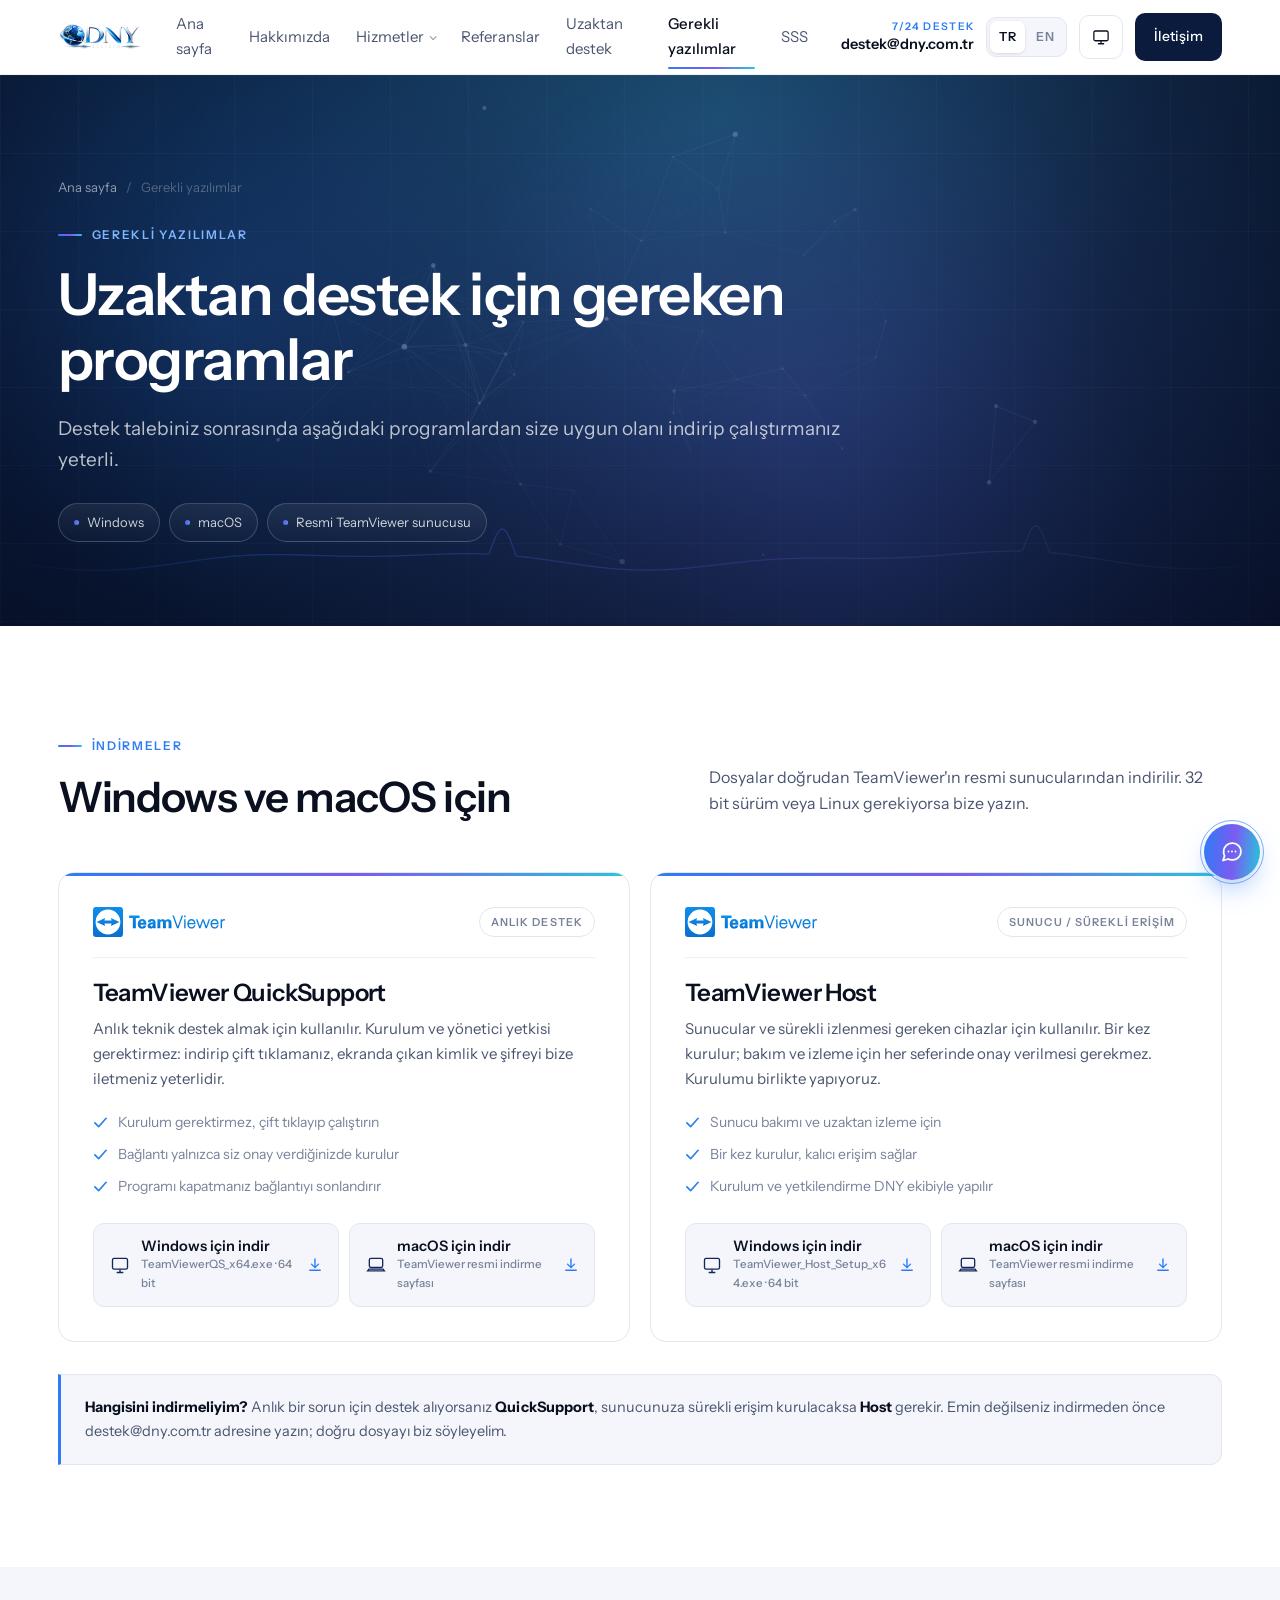
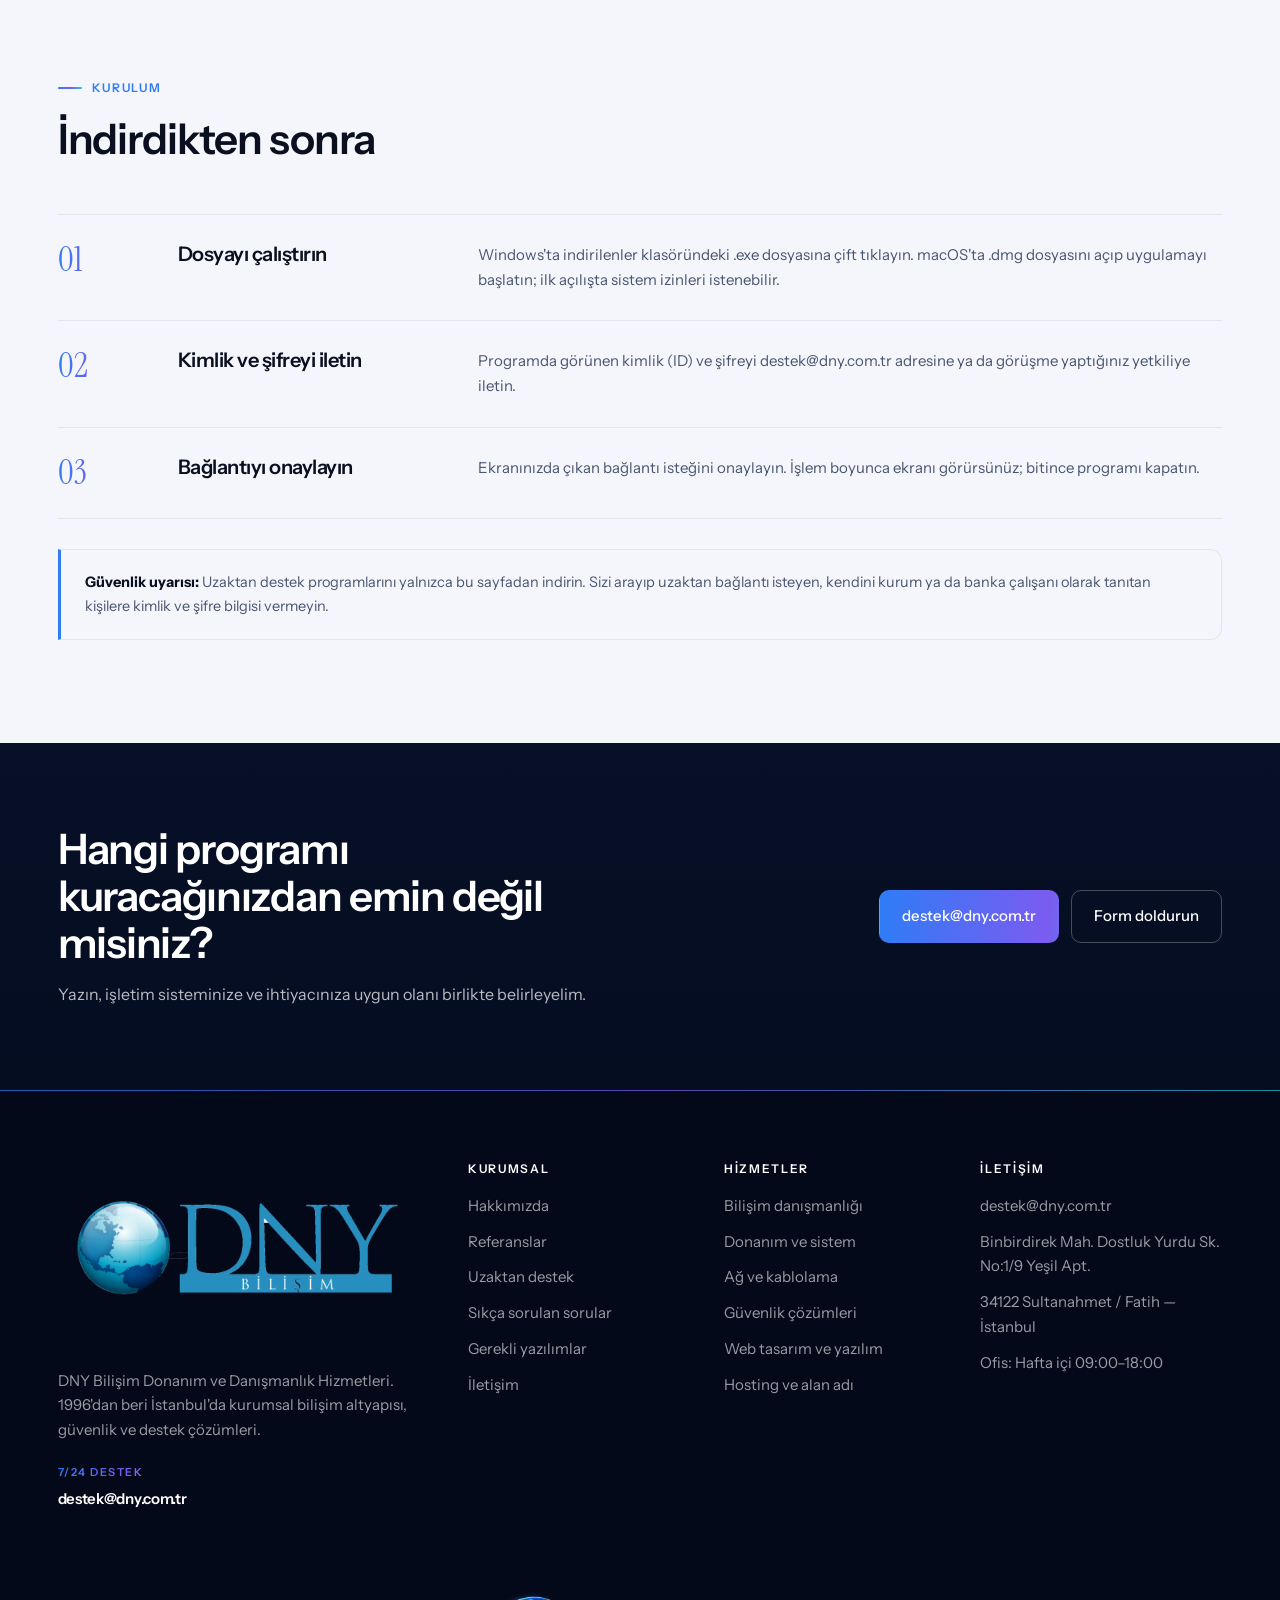
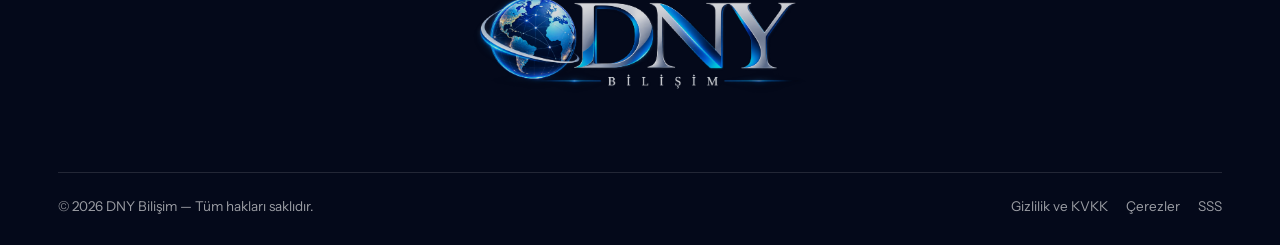
<file: gerekli-yazilimlar.html>
<!DOCTYPE html>
<html lang="tr">
<head>
<meta charset="UTF-8">
<meta name="viewport" content="width=device-width, initial-scale=1, viewport-fit=cover">
<title>Gerekli yazılımlar — DNY Bilişim | TeamViewer QuickSupport ve Host</title>
<meta name="description" content="Uzaktan destek için TeamViewer QuickSupport ve TeamViewer Host indirme bağlantıları. Windows ve macOS için, kurulum adımlarıyla birlikte.">
<link rel="canonical" href="https://dny.com.tr/gerekli-yazilimlar.html">
<link rel="alternate" hreflang="tr" href="https://dny.com.tr/gerekli-yazilimlar.html">
<link rel="alternate" hreflang="en" href="https://dny.com.tr/gerekli-yazilimlar.html?lang=en">
<link rel="alternate" hreflang="x-default" href="https://dny.com.tr/gerekli-yazilimlar.html">
<meta property="og:title" content="Gerekli yazılımlar — DNY Bilişim | TeamViewer QuickSupport ve Host">
<meta property="og:description" content="Uzaktan destek için TeamViewer QuickSupport ve TeamViewer Host indirme bağlantıları. Windows ve macOS için, kurulum adımlarıyla birlikte.">
<meta property="og:type" content="website">
<meta property="og:url" content="https://dny.com.tr/">
<meta property="og:site_name" content="DNY Bilişim">
<meta property="og:locale" content="tr_TR">
<meta property="og:locale:alternate" content="en_US">
<meta property="og:image" content="https://dny.com.tr/assets/og-image.jpg">
<meta property="og:image:width" content="1200">
<meta property="og:image:height" content="630">
<meta name="twitter:card" content="summary_large_image">
<meta name="theme-color" content="#071129">
<meta name="color-scheme" content="light dark">
<script>(function(){var l=null;try{l=new URLSearchParams(location.search).get('lang')}catch(e){}
if(!l){try{l=localStorage.getItem('dny-lang')}catch(e){}}
if(l!=='en'&&l!=='tr'){l='tr'}
document.documentElement.setAttribute('lang',l);
if(l==='en'){document.documentElement.classList.add('i18n-wait');
setTimeout(function(){document.documentElement.classList.remove('i18n-wait')},1500)}})();</script>
<script>(function(){var m=null;try{m=localStorage.getItem('dny-theme')}catch(e){}
if(m!=='light'&&m!=='dark'){m='system'}
var d=m==='dark';
if(m==='system'){try{d=window.matchMedia('(prefers-color-scheme: dark)').matches}catch(e){d=false}}
var r=document.documentElement;r.setAttribute('data-theme-mode',m);r.setAttribute('data-theme',d?'dark':'light')})();</script>
<link rel="icon" href="assets/favicon.svg" type="image/svg+xml">
<link rel="preconnect" href="https://fonts.googleapis.com">
<link rel="preconnect" href="https://fonts.gstatic.com" crossorigin>
<link href="https://fonts.googleapis.com/css2?family=Instrument+Sans:ital,wght@0,400..700;1,400..700&family=Instrument+Serif:ital@0;1&display=swap" rel="stylesheet">
<link rel="stylesheet" href="assets/style.css">
</head>
<body>
<a class="skip" href="#icerik">İçeriğe atla</a>
<div class="progress"></div>

<header class="header">
  <div class="wrap header__in">
    <a href="index.html" class="brand" aria-label="DNY Bilişim — ana sayfa">
      <img src="assets/ardeko.png" srcset="assets/ardeko-320.png 320w, assets/ardeko.png 1983w" sizes="(max-width:560px) 120px, 180px" width="1983" height="793" alt="DNY Bilişim" data-logo data-logo-alt="assets/dny.png">
      <span class="brand__fallback" data-logo-fallback hidden><i></i>DNY</span>
    </a>
    <nav class="mainnav" aria-label="Ana menü">
      <a href="index.html">Ana sayfa</a>
      <a href="hakkimizda.html">Hakkımızda</a>
      <span class="has-menu">
        <a href="hizmetler.html">Hizmetler</a>
        <div class="megamenu">
          <a href="hizmetler.html#danismanlik">Bilişim danışmanlığı<small>Envanter, risk ve bütçe raporu</small></a>
          <a href="hizmetler.html#donanim">Donanım ve sistem<small>Sunucu, iş istasyonu, çevre birimi</small></a>
          <a href="hizmetler.html#ag">Ağ ve kablolama<small>Kablolama, switch, kablosuz ağ</small></a>
          <a href="hizmetler.html#guvenlik">Güvenlik çözümleri<small>Güvenlik duvarı, kamera, yetkiler</small></a>
          <a href="hizmetler.html#destek">Teknik destek<small>7/24 uzak ve yerinde müdahale</small></a>
          <a href="hizmetler.html#web">Web ve yazılım<small>Kurumsal site, e-ticaret, özel yazılım</small></a>
          <a href="hizmetler.html#hosting">Hosting ve alan adı<small>Barındırma, SSL, kurumsal e-posta</small></a>
          <a href="hizmetler.html#yedekleme">Yedekleme<small>Otomatik yedek, geri dönüş testi</small></a>
          <a class="all" href="hizmetler.html">Sekiz hizmetin tamamı <svg viewBox="0 0 16 16" fill="none"><path d="M1 8h13M9 3l5 5-5 5" stroke="currentColor" stroke-width="1.7" stroke-linecap="round" stroke-linejoin="round"/></svg></a>
        </div>
      </span>
      <a href="referanslar.html">Referanslar</a>
      <a href="uzaktan-destek.html">Uzaktan destek</a>
      <a href="gerekli-yazilimlar.html" aria-current="page">Gerekli yazılımlar</a>
      <a href="sss.html">SSS</a>
    </nav>
    <div class="header__right">
      <a href="mailto:destek@dny.com.tr" class="header__mail"><span>7/24 destek</span>destek@dny.com.tr</a>
      <div class="langswitch" role="group" aria-label="Dil / Language">
        <button type="button" data-lang="tr" aria-pressed="true">TR</button>
        <button type="button" data-lang="en" aria-pressed="false">EN</button>
      </div>
      <button class="themetoggle" type="button" aria-label="Tema: sistem ayarı">
        <svg class="moon" viewBox="0 0 24 24" fill="none" stroke="currentColor" stroke-width="1.7" stroke-linecap="round" stroke-linejoin="round"><path d="M20.5 14.6A8.6 8.6 0 019.4 3.5a8.6 8.6 0 1011.1 11.1z"/></svg>
        <svg class="sys" viewBox="0 0 24 24" fill="none" stroke="currentColor" stroke-width="1.7" stroke-linecap="round" stroke-linejoin="round"><rect x="2.5" y="4" width="19" height="13" rx="2"/><path d="M8.5 21h7M12 17v4"/></svg>
        <svg class="sun" viewBox="0 0 24 24" fill="none" stroke="currentColor" stroke-width="1.7" stroke-linecap="round"><circle cx="12" cy="12" r="4.2"/><path d="M12 2.4v2.3M12 19.3v2.3M4.2 4.2l1.7 1.7M18.1 18.1l1.7 1.7M2.4 12h2.3M19.3 12h2.3M4.2 19.8l1.7-1.7M18.1 5.9l1.7-1.7"/></svg>
      </button>
      <a href="iletisim.html" class="btn btn--primary">İletişim</a>
      <button class="hamburger" aria-label="Menüyü aç" aria-expanded="false"><i></i><i></i><i></i></button>
    </div>
  </div>
</header>

<nav class="drawer" aria-label="Mobil menü">
  <a class="drawer__link" href="index.html">Ana sayfa <svg viewBox="0 0 16 16" fill="none"><path d="M1 8h13M9 3l5 5-5 5" stroke="currentColor" stroke-width="1.6" stroke-linecap="round" stroke-linejoin="round"/></svg></a>
  <a class="drawer__link" href="hakkimizda.html">Hakkımızda <svg viewBox="0 0 16 16" fill="none"><path d="M1 8h13M9 3l5 5-5 5" stroke="currentColor" stroke-width="1.6" stroke-linecap="round" stroke-linejoin="round"/></svg></a>
  <a class="drawer__link" href="hizmetler.html">Hizmetler <svg viewBox="0 0 16 16" fill="none"><path d="M1 8h13M9 3l5 5-5 5" stroke="currentColor" stroke-width="1.6" stroke-linecap="round" stroke-linejoin="round"/></svg></a>
  <a class="drawer__link" href="referanslar.html">Referanslar <svg viewBox="0 0 16 16" fill="none"><path d="M1 8h13M9 3l5 5-5 5" stroke="currentColor" stroke-width="1.6" stroke-linecap="round" stroke-linejoin="round"/></svg></a>
  <a class="drawer__link" href="uzaktan-destek.html">Uzaktan destek <svg viewBox="0 0 16 16" fill="none"><path d="M1 8h13M9 3l5 5-5 5" stroke="currentColor" stroke-width="1.6" stroke-linecap="round" stroke-linejoin="round"/></svg></a>
  <a class="drawer__link" href="gerekli-yazilimlar.html">Gerekli yazılımlar <svg viewBox="0 0 16 16" fill="none"><path d="M1 8h13M9 3l5 5-5 5" stroke="currentColor" stroke-width="1.6" stroke-linecap="round" stroke-linejoin="round"/></svg></a>
  <a class="drawer__link" href="sss.html">Sıkça sorulan sorular <svg viewBox="0 0 16 16" fill="none"><path d="M1 8h13M9 3l5 5-5 5" stroke="currentColor" stroke-width="1.6" stroke-linecap="round" stroke-linejoin="round"/></svg></a>
  <a class="drawer__link" href="iletisim.html">İletişim <svg viewBox="0 0 16 16" fill="none"><path d="M1 8h13M9 3l5 5-5 5" stroke="currentColor" stroke-width="1.6" stroke-linecap="round" stroke-linejoin="round"/></svg></a>
  <div class="drawer__foot">
    <a href="mailto:destek@dny.com.tr" class="btn btn--grad">7/24 destek: destek@dny.com.tr</a>
    <a href="iletisim.html" class="btn btn--ghost">Teklif isteyin</a>
  </div>
  <div class="drawer__meta">
    Binbirdirek Mah. Dostluk Yurdu Sk. No:1/9<br>
    34122 Sultanahmet / Fatih — İstanbul
  </div>
</nav>

<aside class="rail" aria-hidden="true">
  <span class="rail__pct">%0</span>
  <div class="rail__line"></div>
  <div class="rail__fill"></div>
  <div class="rail__dot"></div>
  <div class="rail__sec"><b>Başlangıç</b></div>
</aside>

<main class="fade" id="icerik" tabindex="-1">

  <section class="pagehead on-dark" data-rail="Gerekli yazılımlar">
    <canvas class="aurora" data-signal aria-hidden="true"></canvas>
    <div class="wrap pagehead__in" data-parallax>
      <nav class="crumb" aria-label="Sayfa yolu">
        <a href="index.html">Ana sayfa</a><span>/</span><span>Gerekli yazılımlar</span>
      </nav>
      <span class="eyebrow">Gerekli yazılımlar</span>
      <h1><span class="mask"><span>Uzaktan destek için gereken programlar</span></span></h1>
      <p class="lead">Destek talebiniz sonrasında aşağıdaki programlardan size uygun olanı indirip çalıştırmanız yeterli.</p>
      <div class="pagehead__meta"><span>Windows</span><span>macOS</span><span>Resmi TeamViewer sunucusu</span></div>
    </div>
  </section>

  <section class="section">
    <div class="wrap">
      <div class="head head--split" data-reveal>
        <div><span class="eyebrow">İndirmeler</span><h2>Windows ve macOS için</h2></div>
        <p>Dosyalar doğrudan TeamViewer'ın resmi sunucularından indirilir. 32 bit sürüm veya Linux gerekiyorsa bize yazın.</p>
      </div>
      <div class="sw">
        <article class="sw__card" data-reveal>
          <span class="sw__brand">
            <img src="assets/teamviewer.svg" alt="TeamViewer" data-logo>
            <span class="sw__wordmark" data-logo-fallback hidden><i></i>TeamViewer</span>
            <span class="sw__tag">Anlık destek</span>
          </span>
          <h3>TeamViewer QuickSupport</h3>
          <p>Anlık teknik destek almak için kullanılır. Kurulum ve yönetici yetkisi gerektirmez: indirip çift tıklamanız, ekranda çıkan kimlik ve şifreyi bize iletmeniz yeterlidir.</p>
          <div class="sw__meta"><div><svg viewBox="0 0 16 16" fill="none"><path d="M2 8.5l4 4 8-9" stroke="currentColor" stroke-width="1.8" stroke-linecap="round" stroke-linejoin="round"/></svg><span>Kurulum gerektirmez, çift tıklayıp çalıştırın</span></div><div><svg viewBox="0 0 16 16" fill="none"><path d="M2 8.5l4 4 8-9" stroke="currentColor" stroke-width="1.8" stroke-linecap="round" stroke-linejoin="round"/></svg><span>Bağlantı yalnızca siz onay verdiğinizde kurulur</span></div><div><svg viewBox="0 0 16 16" fill="none"><path d="M2 8.5l4 4 8-9" stroke="currentColor" stroke-width="1.8" stroke-linecap="round" stroke-linejoin="round"/></svg><span>Programı kapatmanız bağlantıyı sonlandırır</span></div></div>
          <div class="sw__dl"><a class="sw__btn" href="https://download.teamviewer.com/download/TeamViewerQS_x64.exe" target="_blank" rel="noopener noreferrer"><svg class="os" viewBox="0 0 24 24" fill="none" stroke="currentColor" stroke-width="1.6"><rect x="3" y="4" width="18" height="13" rx="2"/><path d="M8 21h8M12 17v4"/></svg><span><b>Windows için indir</b><small>TeamViewerQS_x64.exe · 64 bit</small></span><svg class="dl" viewBox="0 0 16 16" fill="none"><path d="M8 1v10m0 0L4 7m4 4l4-4M2 14h12" stroke="currentColor" stroke-width="1.6" stroke-linecap="round" stroke-linejoin="round"/></svg></a><a class="sw__btn" href="https://www.teamviewer.com/en-us/download/portal/macos/" target="_blank" rel="noopener noreferrer"><svg class="os" viewBox="0 0 24 24" fill="none" stroke="currentColor" stroke-width="1.6"><rect x="4" y="4" width="16" height="11" rx="2"/><path d="M2 19h20l-1.5-2H3.5z"/></svg><span><b>macOS için indir</b><small>TeamViewer resmi indirme sayfası</small></span><svg class="dl" viewBox="0 0 16 16" fill="none"><path d="M8 1v10m0 0L4 7m4 4l4-4M2 14h12" stroke="currentColor" stroke-width="1.6" stroke-linecap="round" stroke-linejoin="round"/></svg></a></div>
        </article>
        <article class="sw__card" data-reveal>
          <span class="sw__brand">
            <img src="assets/teamviewer.svg" alt="TeamViewer" data-logo>
            <span class="sw__wordmark" data-logo-fallback hidden><i></i>TeamViewer</span>
            <span class="sw__tag">Sunucu / sürekli erişim</span>
          </span>
          <h3>TeamViewer Host</h3>
          <p>Sunucular ve sürekli izlenmesi gereken cihazlar için kullanılır. Bir kez kurulur; bakım ve izleme için her seferinde onay verilmesi gerekmez. Kurulumu birlikte yapıyoruz.</p>
          <div class="sw__meta"><div><svg viewBox="0 0 16 16" fill="none"><path d="M2 8.5l4 4 8-9" stroke="currentColor" stroke-width="1.8" stroke-linecap="round" stroke-linejoin="round"/></svg><span>Sunucu bakımı ve uzaktan izleme için</span></div><div><svg viewBox="0 0 16 16" fill="none"><path d="M2 8.5l4 4 8-9" stroke="currentColor" stroke-width="1.8" stroke-linecap="round" stroke-linejoin="round"/></svg><span>Bir kez kurulur, kalıcı erişim sağlar</span></div><div><svg viewBox="0 0 16 16" fill="none"><path d="M2 8.5l4 4 8-9" stroke="currentColor" stroke-width="1.8" stroke-linecap="round" stroke-linejoin="round"/></svg><span>Kurulum ve yetkilendirme DNY ekibiyle yapılır</span></div></div>
          <div class="sw__dl"><a class="sw__btn" href="https://download.teamviewer.com/download/TeamViewer_Host_Setup_x64.exe" target="_blank" rel="noopener noreferrer"><svg class="os" viewBox="0 0 24 24" fill="none" stroke="currentColor" stroke-width="1.6"><rect x="3" y="4" width="18" height="13" rx="2"/><path d="M8 21h8M12 17v4"/></svg><span><b>Windows için indir</b><small>TeamViewer_Host_Setup_x64.exe · 64 bit</small></span><svg class="dl" viewBox="0 0 16 16" fill="none"><path d="M8 1v10m0 0L4 7m4 4l4-4M2 14h12" stroke="currentColor" stroke-width="1.6" stroke-linecap="round" stroke-linejoin="round"/></svg></a><a class="sw__btn" href="https://www.teamviewer.com/en-us/download/portal/macos/" target="_blank" rel="noopener noreferrer"><svg class="os" viewBox="0 0 24 24" fill="none" stroke="currentColor" stroke-width="1.6"><rect x="4" y="4" width="16" height="11" rx="2"/><path d="M2 19h20l-1.5-2H3.5z"/></svg><span><b>macOS için indir</b><small>TeamViewer resmi indirme sayfası</small></span><svg class="dl" viewBox="0 0 16 16" fill="none"><path d="M8 1v10m0 0L4 7m4 4l4-4M2 14h12" stroke="currentColor" stroke-width="1.6" stroke-linecap="round" stroke-linejoin="round"/></svg></a></div>
        </article>
      </div>

      <div class="notice" style="margin-top:32px" data-reveal>
        <strong>Hangisini indirmeliyim?</strong> Anlık bir sorun için destek alıyorsanız <strong>QuickSupport</strong>, sunucunuza sürekli erişim kurulacaksa <strong>Host</strong> gerekir. Emin değilseniz indirmeden önce destek@dny.com.tr adresine yazın; doğru dosyayı biz söyleyelim.
      </div>
    </div>
  </section>

  <section class="section section--grey">
    <div class="wrap">
      <div class="head" data-reveal>
        <span class="eyebrow">Kurulum</span>
        <h2>İndirdikten sonra</h2>
      </div>
      <div class="steps">
        <div class="step" data-reveal>
          <span class="step__n">01</span><h3>Dosyayı çalıştırın</h3>
          <p>Windows'ta indirilenler klasöründeki .exe dosyasına çift tıklayın. macOS'ta .dmg dosyasını açıp uygulamayı başlatın; ilk açılışta sistem izinleri istenebilir.</p>
        </div>
        <div class="step" data-reveal>
          <span class="step__n">02</span><h3>Kimlik ve şifreyi iletin</h3>
          <p>Programda görünen kimlik (ID) ve şifreyi destek@dny.com.tr adresine ya da görüşme yaptığınız yetkiliye iletin.</p>
        </div>
        <div class="step" data-reveal>
          <span class="step__n">03</span><h3>Bağlantıyı onaylayın</h3>
          <p>Ekranınızda çıkan bağlantı isteğini onaylayın. İşlem boyunca ekranı görürsünüz; bitince programı kapatın.</p>
        </div>
      </div>

      <div class="notice" style="margin-top:30px" data-reveal>
        <strong>Güvenlik uyarısı:</strong> Uzaktan destek programlarını yalnızca bu sayfadan indirin. Sizi arayıp uzaktan bağlantı isteyen, kendini kurum ya da banka çalışanı olarak tanıtan kişilere kimlik ve şifre bilgisi vermeyin.
      </div>
    </div>
  </section>

  <section class="cta on-dark" data-rail="İletişim">
    <canvas class="aurora" data-bg="flat" aria-hidden="true"></canvas>
    <div class="wrap cta__in">
      <div>
        <h2>Hangi programı kuracağınızdan emin değil misiniz?</h2>
        <p>Yazın, işletim sisteminize ve ihtiyacınıza uygun olanı birlikte belirleyelim.</p>
      </div>
      <div class="cta__btns">
        <a href="mailto:destek@dny.com.tr" class="btn btn--grad">destek@dny.com.tr</a>
        <a href="iletisim.html" class="btn btn--ghost-light">Form doldurun</a>
      </div>
    </div>
  </section>

</main>

<footer class="footer">
  <div class="wrap">
    <div class="footer__grid">
      <div>
        <img src="assets/dny.png" alt="DNY Bilişim" data-logo data-logo-alt="assets/ardeko.png">
        <span class="brand__fallback" data-logo-fallback hidden><i></i>DNY</span>
        <p class="footer__about">DNY Bilişim Donanım ve Danışmanlık Hizmetleri. 1996'dan beri İstanbul'da kurumsal bilişim altyapısı, güvenlik ve destek çözümleri.</p>
        <a href="mailto:destek@dny.com.tr" class="footer__mail"><small>7/24 destek</small>destek@dny.com.tr</a>
      </div>
      <div>
        <h4>Kurumsal</h4>
        <ul>
          <li><a href="hakkimizda.html">Hakkımızda</a></li>
          <li><a href="referanslar.html">Referanslar</a></li>
          <li><a href="uzaktan-destek.html">Uzaktan destek</a></li>
          <li><a href="sss.html">Sıkça sorulan sorular</a></li>
          <li><a href="gerekli-yazilimlar.html">Gerekli yazılımlar</a></li>
          <li><a href="iletisim.html">İletişim</a></li>
        </ul>
      </div>
      <div>
        <h4>Hizmetler</h4>
        <ul>
          <li><a href="hizmetler.html#danismanlik">Bilişim danışmanlığı</a></li>
          <li><a href="hizmetler.html#donanim">Donanım ve sistem</a></li>
          <li><a href="hizmetler.html#ag">Ağ ve kablolama</a></li>
          <li><a href="hizmetler.html#guvenlik">Güvenlik çözümleri</a></li>
          <li><a href="hizmetler.html#web">Web tasarım ve yazılım</a></li>
          <li><a href="hizmetler.html#hosting">Hosting ve alan adı</a></li>
        </ul>
      </div>
      <div>
        <h4>İletişim</h4>
        <ul>
          <li><a href="mailto:destek@dny.com.tr">destek@dny.com.tr</a></li>
          <li>Binbirdirek Mah. Dostluk Yurdu Sk. No:1/9 Yeşil Apt.</li>
          <li>34122 Sultanahmet / Fatih — İstanbul</li>
          <li>Ofis: Hafta içi 09:00–18:00</li>
        </ul>
      </div>
    </div>

    <div class="wordmark">
  <img src="assets/ardeko.png" srcset="assets/ardeko-320.png 320w, assets/ardeko.png 1983w" sizes="(max-width:640px) 260px, 340px" width="1983" height="793" alt="Ardeko" loading="lazy" style="max-width:340px;width:100%;height:auto;margin:0 auto;opacity:.85">
</div>

    <div class="footer__bar">
      <span>© <span data-year>2026</span> DNY Bilişim — Tüm hakları saklıdır.</span>
      <span class="footer__yasal"><a href="gizlilik.html">Gizlilik ve KVKK</a><a href="cerez.html">Çerezler</a><a href="sss.html">SSS</a></span>
    </div>
  </div>
</footer>

<button class="totop" type="button" aria-label="Başa dön">
  <svg viewBox="0 0 16 16" fill="none"><path d="M8 14V2M3 7l5-5 5 5" stroke="currentColor" stroke-width="1.7" stroke-linecap="round" stroke-linejoin="round"/></svg>
</button>

<a href="mailto:destek@dny.com.tr" class="callbar">Destek için yazın — destek@dny.com.tr</a>

<script src="assets/i18n.js"></script>
<script src="assets/status.js"></script>
<!-- SUNUM İÇİN ÖRNEK VERİ — yayına alırken bu satırı silin -->
<script src="assets/durum-demo.js"></script>
<script src="assets/main.js"></script>
<script src="assets/shader-bg.js"></script>
<script src="assets/assistant.js"></script>
</body>
</html>
</file>
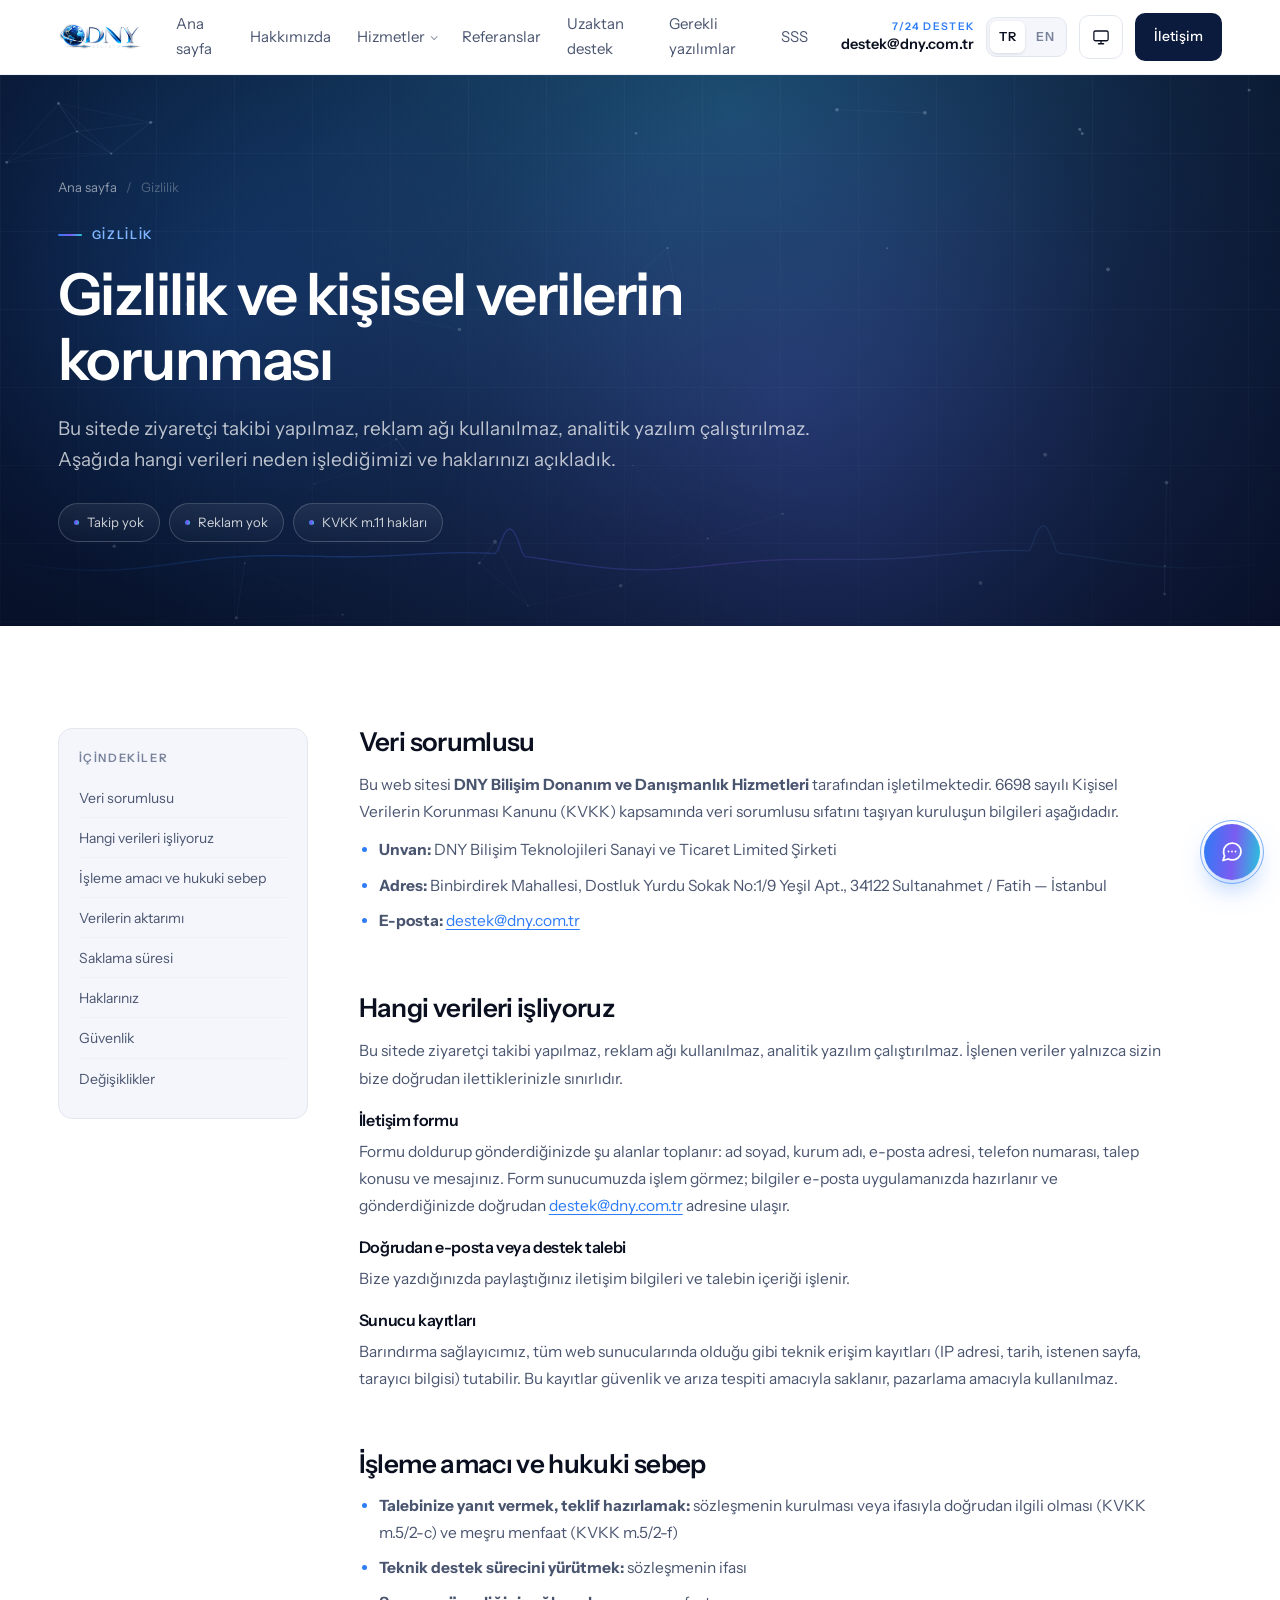
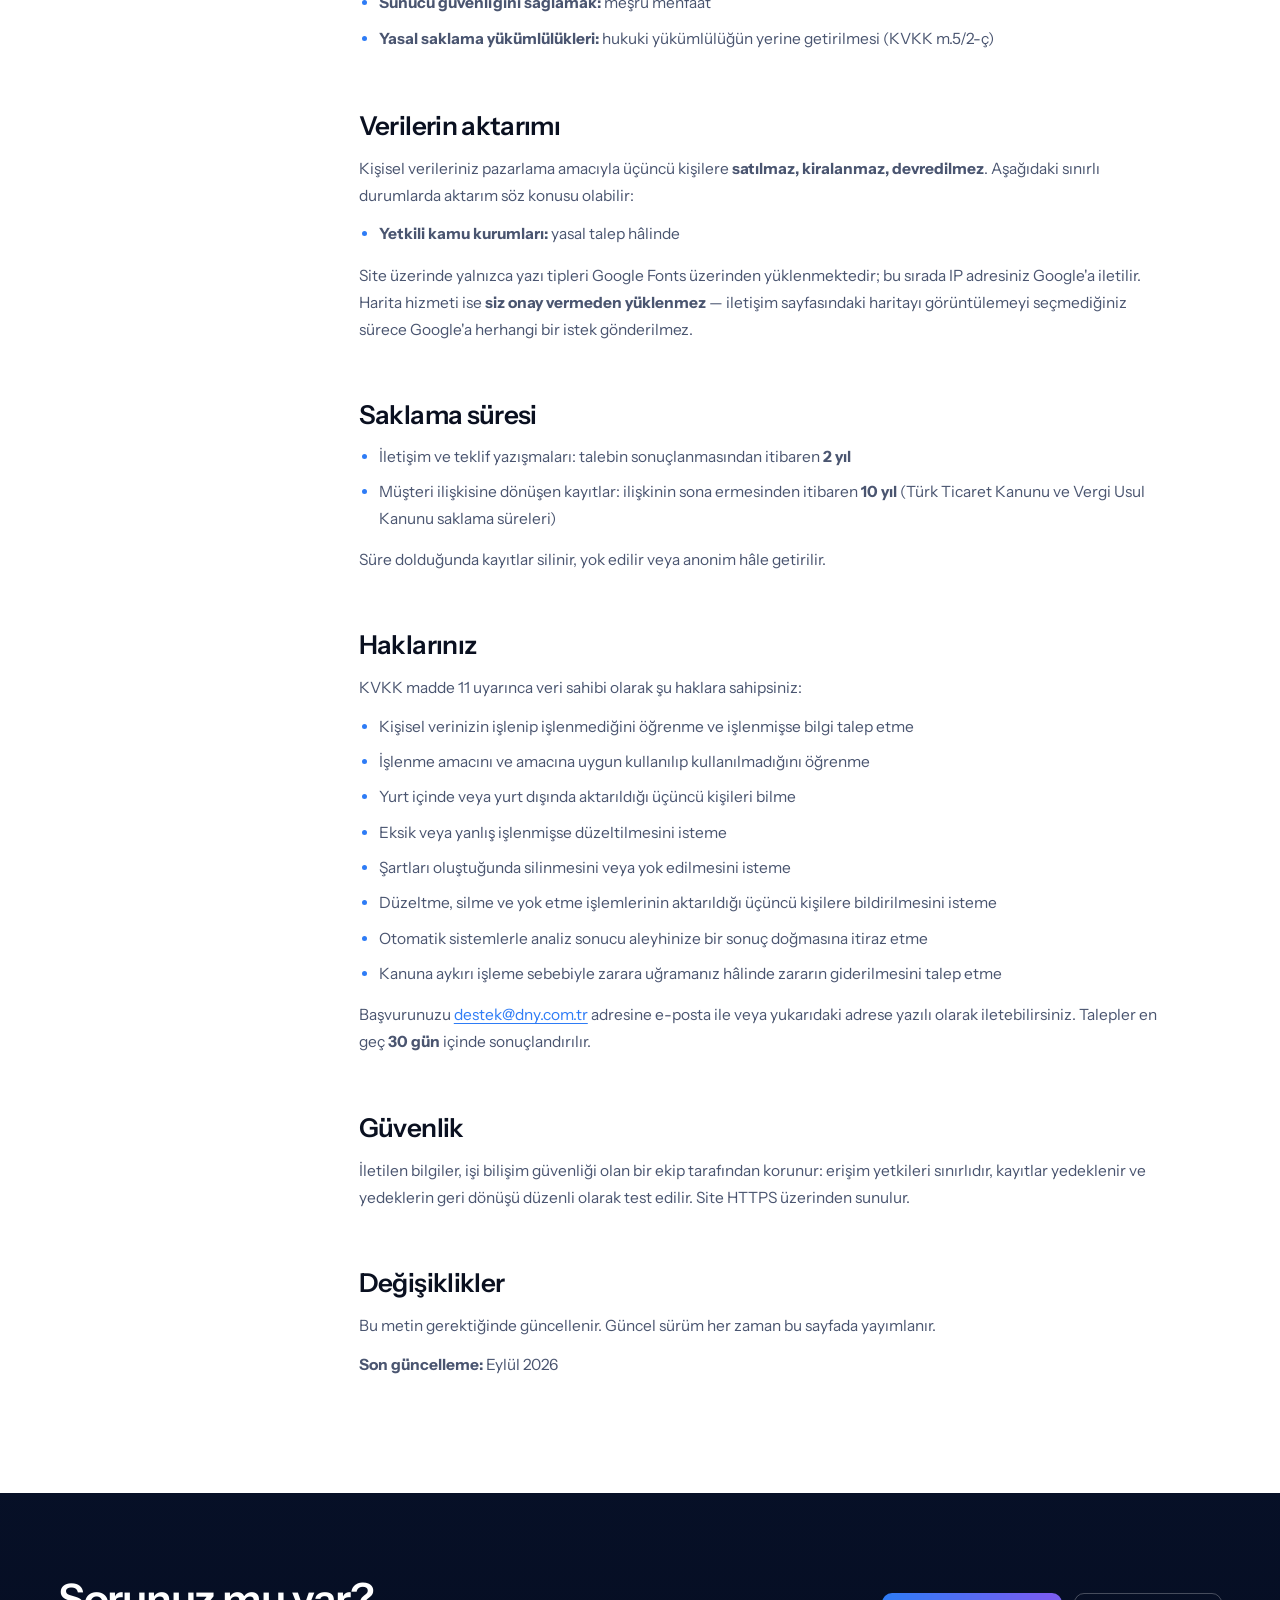
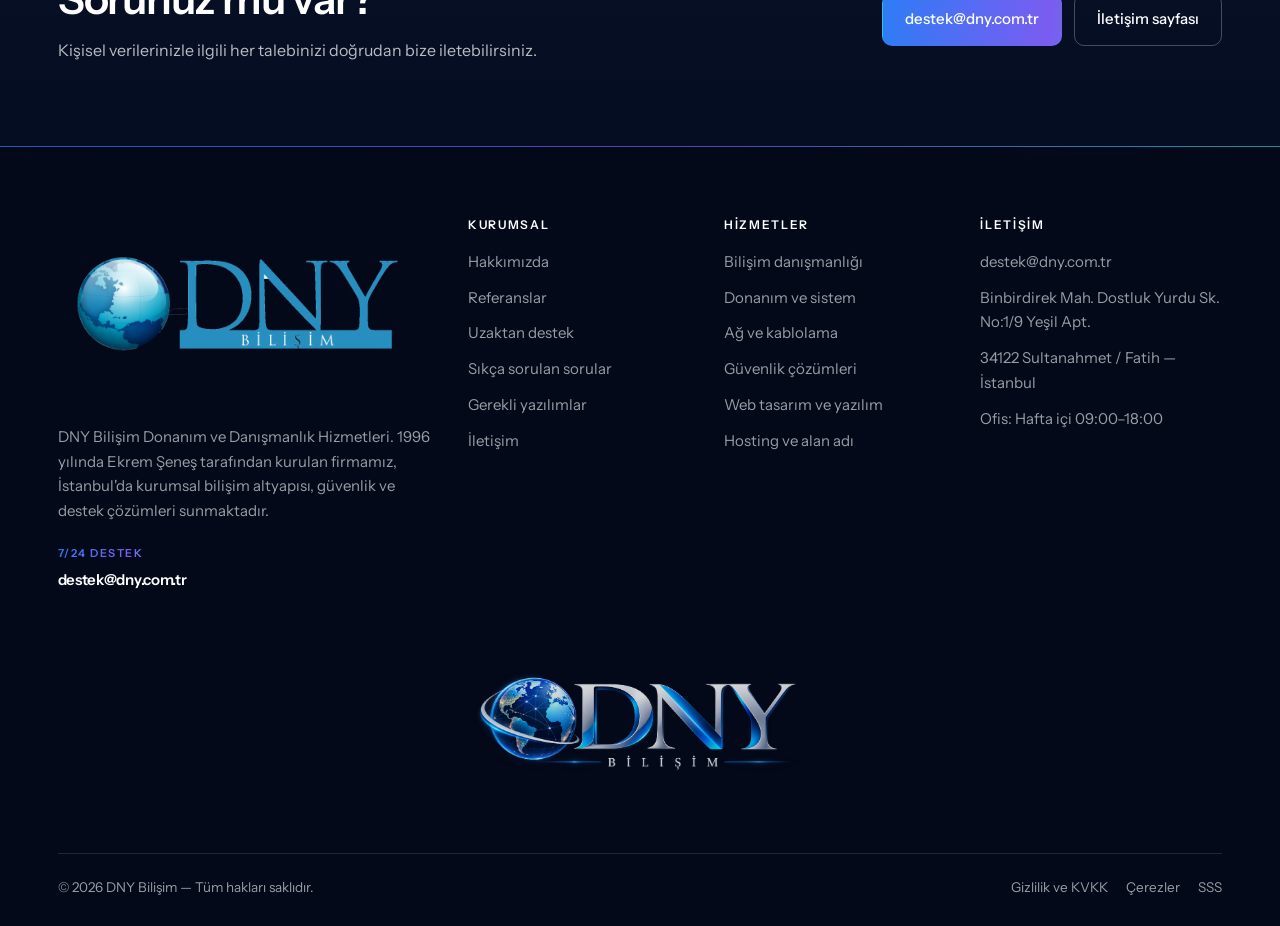
<file: gizlilik.html>
<!DOCTYPE html>
<html lang="tr">
<head>
<meta charset="UTF-8">
<meta name="viewport" content="width=device-width, initial-scale=1, viewport-fit=cover">
<title>Gizlilik ve KVKK — DNY Bilişim</title>
<meta name="description" content="DNY Bilişim gizlilik politikası ve KVKK aydınlatma metni: hangi veriler işleniyor, hangi amaçla, ne kadar süreyle saklanıyor ve veri sahibi olarak haklarınız neler.">
<link rel="canonical" href="https://dny.com.tr/gizlilik.html">
<link rel="alternate" hreflang="tr" href="https://dny.com.tr/gizlilik.html">
<link rel="alternate" hreflang="en" href="https://dny.com.tr/gizlilik.html?lang=en">
<link rel="alternate" hreflang="x-default" href="https://dny.com.tr/gizlilik.html">
<meta property="og:title" content="DNY Bilişim — Başarılı işler, güvenle başlar">
<meta property="og:description" content="1996'dan beri kurumsal bilişim altyapısı, güvenlik ve 7/24 teknik destek.">
<meta property="og:type" content="website">
<meta property="og:url" content="https://dny.com.tr/">
<meta property="og:site_name" content="DNY Bilişim">
<meta property="og:locale" content="tr_TR">
<meta property="og:locale:alternate" content="en_US">
<meta property="og:image" content="https://dny.com.tr/assets/og-image.jpg">
<meta property="og:image:width" content="1200">
<meta property="og:image:height" content="630">
<meta name="twitter:card" content="summary_large_image">
<meta name="theme-color" content="#071129">
<meta name="color-scheme" content="light dark">
<script>(function(){var l=null;try{l=new URLSearchParams(location.search).get('lang')}catch(e){}
if(!l){try{l=localStorage.getItem('dny-lang')}catch(e){}}
if(l!=='en'&&l!=='tr'){l='tr'}
document.documentElement.setAttribute('lang',l);
if(l==='en'){document.documentElement.classList.add('i18n-wait');
setTimeout(function(){document.documentElement.classList.remove('i18n-wait')},1500)}})();</script>
<script>(function(){var m=null;try{m=localStorage.getItem('dny-theme')}catch(e){}
if(m!=='light'&&m!=='dark'){m='system'}
var d=m==='dark';
if(m==='system'){try{d=window.matchMedia('(prefers-color-scheme: dark)').matches}catch(e){d=false}}
var r=document.documentElement;r.setAttribute('data-theme-mode',m);r.setAttribute('data-theme',d?'dark':'light')})();</script>
<link rel="icon" href="assets/favicon.svg" type="image/svg+xml">
<link rel="preconnect" href="https://fonts.googleapis.com">
<link rel="preconnect" href="https://fonts.gstatic.com" crossorigin>
<link href="https://fonts.googleapis.com/css2?family=Instrument+Sans:ital,wght@0,400..700;1,400..700&family=Instrument+Serif:ital@0;1&display=swap" rel="stylesheet">
<link rel="stylesheet" href="assets/style.css">
</head>
<body>
<a class="skip" href="#icerik">İçeriğe atla</a>
<div class="progress"></div>

<header class="header">
  <div class="wrap header__in">
    <a href="index.html" class="brand" aria-label="DNY Bilişim — ana sayfa">
      <img src="assets/ardeko.png" srcset="assets/ardeko-320.png 320w, assets/ardeko.png 1983w" sizes="(max-width:560px) 120px, 180px" width="1983" height="793" alt="DNY Bilişim" data-logo data-logo-alt="assets/dny.png">
      <span class="brand__fallback" data-logo-fallback hidden><i></i>DNY</span>
    </a>
    <nav class="mainnav" aria-label="Ana menü">
      <a href="index.html">Ana sayfa</a>
      <a href="hakkimizda.html">Hakkımızda</a>
      <span class="has-menu">
        <a href="hizmetler.html">Hizmetler</a>
        <div class="megamenu">
          <a href="hizmetler.html#danismanlik">Bilişim danışmanlığı<small>Envanter, risk ve bütçe raporu</small></a>
          <a href="hizmetler.html#donanim">Donanım ve sistem<small>Sunucu, iş istasyonu, çevre birimi</small></a>
          <a href="hizmetler.html#ag">Ağ ve kablolama<small>Kablolama, switch, kablosuz ağ</small></a>
          <a href="hizmetler.html#guvenlik">Güvenlik çözümleri<small>Güvenlik duvarı, kamera, yetkiler</small></a>
          <a href="hizmetler.html#destek">Teknik destek<small>7/24 uzak ve yerinde müdahale</small></a>
          <a href="hizmetler.html#web">Web ve yazılım<small>Kurumsal site, e-ticaret, özel yazılım</small></a>
          <a href="hizmetler.html#hosting">Hosting ve alan adı<small>Barındırma, SSL, kurumsal e-posta</small></a>
          <a href="hizmetler.html#yedekleme">Yedekleme<small>Otomatik yedek, geri dönüş testi</small></a>
          <a class="all" href="hizmetler.html">Sekiz hizmetin tamamı <svg viewBox="0 0 16 16" fill="none"><path d="M1 8h13M9 3l5 5-5 5" stroke="currentColor" stroke-width="1.7" stroke-linecap="round" stroke-linejoin="round"/></svg></a>
        </div>
      </span>
      <a href="referanslar.html">Referanslar</a>
      <a href="uzaktan-destek.html">Uzaktan destek</a>
      <a href="gerekli-yazilimlar.html">Gerekli yazılımlar</a>
      <a href="sss.html">SSS</a>
    </nav>
    <div class="header__right">
      <a href="mailto:destek@dny.com.tr" class="header__mail"><span>7/24 destek</span>destek@dny.com.tr</a>
      <div class="langswitch" role="group" aria-label="Dil / Language">
        <button type="button" data-lang="tr" aria-pressed="true">TR</button>
        <button type="button" data-lang="en" aria-pressed="false">EN</button>
      </div>
      <button class="themetoggle" type="button" aria-label="Tema: sistem ayarı">
        <svg class="moon" viewBox="0 0 24 24" fill="none" stroke="currentColor" stroke-width="1.7" stroke-linecap="round" stroke-linejoin="round"><path d="M20.5 14.6A8.6 8.6 0 019.4 3.5a8.6 8.6 0 1011.1 11.1z"/></svg>
        <svg class="sys" viewBox="0 0 24 24" fill="none" stroke="currentColor" stroke-width="1.7" stroke-linecap="round" stroke-linejoin="round"><rect x="2.5" y="4" width="19" height="13" rx="2"/><path d="M8.5 21h7M12 17v4"/></svg>
        <svg class="sun" viewBox="0 0 24 24" fill="none" stroke="currentColor" stroke-width="1.7" stroke-linecap="round"><circle cx="12" cy="12" r="4.2"/><path d="M12 2.4v2.3M12 19.3v2.3M4.2 4.2l1.7 1.7M18.1 18.1l1.7 1.7M2.4 12h2.3M19.3 12h2.3M4.2 19.8l1.7-1.7M18.1 5.9l1.7-1.7"/></svg>
      </button>
      <a href="iletisim.html" class="btn btn--primary">İletişim</a>
      <button class="hamburger" aria-label="Menüyü aç" aria-expanded="false"><i></i><i></i><i></i></button>
    </div>
  </div>
</header>

<nav class="drawer" aria-label="Mobil menü">
  <a class="drawer__link" href="index.html">Ana sayfa <svg viewBox="0 0 16 16" fill="none"><path d="M1 8h13M9 3l5 5-5 5" stroke="currentColor" stroke-width="1.6" stroke-linecap="round" stroke-linejoin="round"/></svg></a>
  <a class="drawer__link" href="hakkimizda.html">Hakkımızda <svg viewBox="0 0 16 16" fill="none"><path d="M1 8h13M9 3l5 5-5 5" stroke="currentColor" stroke-width="1.6" stroke-linecap="round" stroke-linejoin="round"/></svg></a>
  <a class="drawer__link" href="hizmetler.html">Hizmetler <svg viewBox="0 0 16 16" fill="none"><path d="M1 8h13M9 3l5 5-5 5" stroke="currentColor" stroke-width="1.6" stroke-linecap="round" stroke-linejoin="round"/></svg></a>
  <a class="drawer__link" href="referanslar.html">Referanslar <svg viewBox="0 0 16 16" fill="none"><path d="M1 8h13M9 3l5 5-5 5" stroke="currentColor" stroke-width="1.6" stroke-linecap="round" stroke-linejoin="round"/></svg></a>
  <a class="drawer__link" href="uzaktan-destek.html">Uzaktan destek <svg viewBox="0 0 16 16" fill="none"><path d="M1 8h13M9 3l5 5-5 5" stroke="currentColor" stroke-width="1.6" stroke-linecap="round" stroke-linejoin="round"/></svg></a>
  <a class="drawer__link" href="gerekli-yazilimlar.html">Gerekli yazılımlar <svg viewBox="0 0 16 16" fill="none"><path d="M1 8h13M9 3l5 5-5 5" stroke="currentColor" stroke-width="1.6" stroke-linecap="round" stroke-linejoin="round"/></svg></a>
  <a class="drawer__link" href="sss.html">Sıkça sorulan sorular <svg viewBox="0 0 16 16" fill="none"><path d="M1 8h13M9 3l5 5-5 5" stroke="currentColor" stroke-width="1.6" stroke-linecap="round" stroke-linejoin="round"/></svg></a>
  <a class="drawer__link" href="iletisim.html">İletişim <svg viewBox="0 0 16 16" fill="none"><path d="M1 8h13M9 3l5 5-5 5" stroke="currentColor" stroke-width="1.6" stroke-linecap="round" stroke-linejoin="round"/></svg></a>
  <div class="drawer__foot">
    <a href="mailto:destek@dny.com.tr" class="btn btn--grad">7/24 destek: destek@dny.com.tr</a>
    <a href="iletisim.html" class="btn btn--ghost">Teklif isteyin</a>
  </div>
  <div class="drawer__meta">
    Binbirdirek Mah. Dostluk Yurdu Sk. No:1/9<br>
    34122 Sultanahmet / Fatih — İstanbul
  </div>
</nav>

<aside class="rail" aria-hidden="true">
  <span class="rail__pct">%0</span>
  <div class="rail__line"></div>
  <div class="rail__fill"></div>
  <div class="rail__dot"></div>
  <div class="rail__sec"><b>Başlangıç</b></div>
</aside>

<main class="fade" id="icerik" tabindex="-1">

  <section class="pagehead on-dark" data-rail="Gizlilik">
    <canvas class="aurora" data-bg="flat" data-signal aria-hidden="true"></canvas>
    <div class="wrap pagehead__in" data-parallax>
      <nav class="crumb" aria-label="Sayfa yolu">
        <a href="index.html">Ana sayfa</a><span>/</span><span>Gizlilik</span>
      </nav>
      <span class="eyebrow">Gizlilik</span>
      <h1><span class="mask"><span>Gizlilik ve kişisel verilerin korunması</span></span></h1>
      <p class="lead">Bu sitede ziyaretçi takibi yapılmaz, reklam ağı kullanılmaz, analitik yazılım çalıştırılmaz. Aşağıda hangi verileri neden işlediğimizi ve haklarınızı açıkladık.</p>
      <div class="pagehead__meta"><span>Takip yok</span><span>Reklam yok</span><span>KVKK m.11 hakları</span></div>
    </div>
  </section>

      <div class="yasal__en">
        <b>Please note</b>
        <p>This is a courtesy translation. The data controller is established in Türkiye and the
        applicable law is the Turkish Personal Data Protection Law (KVKK No. 6698); in the event of
        any discrepancy between the two versions, <strong>the Turkish text prevails</strong>.
        For questions in English, write to <a href="mailto:destek@dny.com.tr">destek@dny.com.tr</a>.</p>
      </div>
  <section class="section" data-rail="Gizlilik">
    <div class="wrap">
      <div class="yasal">
        <aside class="yasal__nav" data-reveal>
          <b>İçindekiler</b>
          <ul><li><a href="#b1">Veri sorumlusu</a></li><li><a href="#b2">Hangi verileri işliyoruz</a></li><li><a href="#b3">İşleme amacı ve hukuki sebep</a></li><li><a href="#b4">Verilerin aktarımı</a></li><li><a href="#b5">Saklama süresi</a></li><li><a href="#b6">Haklarınız</a></li><li><a href="#b7">Güvenlik</a></li><li><a href="#b8">Değişiklikler</a></li></ul>
        </aside>
        <div class="yasal__govde">
        <section class="yasal__blok" data-reveal>
          <h2 id="b1">Veri sorumlusu</h2>
          
<p>Bu web sitesi <strong>DNY Bilişim Donanım ve Danışmanlık Hizmetleri</strong> tarafından işletilmektedir.
6698 sayılı Kişisel Verilerin Korunması Kanunu (KVKK) kapsamında veri sorumlusu sıfatını taşıyan
kuruluşun bilgileri aşağıdadır.</p>
<ul>
  <li><strong>Unvan:</strong> DNY Bilişim Teknolojileri Sanayi ve Ticaret Limited Şirketi</li>
  <li><strong>Adres:</strong> Binbirdirek Mahallesi, Dostluk Yurdu Sokak No:1/9 Yeşil Apt., 34122 Sultanahmet / Fatih — İstanbul</li>
  <li><strong>E-posta:</strong> <a href="mailto:destek@dny.com.tr">destek@dny.com.tr</a></li>
</ul>
        </section>
        <section class="yasal__blok" data-reveal>
          <h2 id="b2">Hangi verileri işliyoruz</h2>
          
<p>Bu sitede ziyaretçi takibi yapılmaz, reklam ağı kullanılmaz, analitik yazılım çalıştırılmaz.
İşlenen veriler yalnızca sizin bize doğrudan ilettiklerinizle sınırlıdır.</p>
<h3>İletişim formu</h3>
<p>Formu doldurup gönderdiğinizde şu alanlar toplanır: ad soyad, kurum adı, e-posta adresi,
telefon numarası, talep konusu ve mesajınız. Form sunucumuzda işlem görmez; bilgiler
e-posta uygulamanızda hazırlanır ve gönderdiğinizde doğrudan
<a href="mailto:destek@dny.com.tr">destek@dny.com.tr</a> adresine ulaşır.</p>
<h3>Doğrudan e-posta veya destek talebi</h3>
<p>Bize yazdığınızda paylaştığınız iletişim bilgileri ve talebin içeriği işlenir.</p>
<h3>Sunucu kayıtları</h3>
<p>Barındırma sağlayıcımız, tüm web sunucularında olduğu gibi teknik erişim kayıtları
(IP adresi, tarih, istenen sayfa, tarayıcı bilgisi) tutabilir. Bu kayıtlar güvenlik ve
arıza tespiti amacıyla saklanır, pazarlama amacıyla kullanılmaz.</p>
        </section>
        <section class="yasal__blok" data-reveal>
          <h2 id="b3">İşleme amacı ve hukuki sebep</h2>
          
<ul>
  <li><strong>Talebinize yanıt vermek, teklif hazırlamak:</strong> sözleşmenin kurulması veya
      ifasıyla doğrudan ilgili olması (KVKK m.5/2-c) ve meşru menfaat (KVKK m.5/2-f)</li>
  <li><strong>Teknik destek sürecini yürütmek:</strong> sözleşmenin ifası</li>
  <li><strong>Sunucu güvenliğini sağlamak:</strong> meşru menfaat</li>
  <li><strong>Yasal saklama yükümlülükleri:</strong> hukuki yükümlülüğün yerine getirilmesi (KVKK m.5/2-ç)</li>
</ul>
        </section>
        <section class="yasal__blok" data-reveal>
          <h2 id="b4">Verilerin aktarımı</h2>
          
<p>Kişisel verileriniz pazarlama amacıyla üçüncü kişilere <strong>satılmaz, kiralanmaz, devredilmez</strong>.
Aşağıdaki sınırlı durumlarda aktarım söz konusu olabilir:</p>
<ul>
  <li><strong>Yetkili kamu kurumları:</strong> yasal talep hâlinde</li>
</ul>
<p>Site üzerinde yalnızca yazı tipleri Google Fonts üzerinden yüklenmektedir; bu sırada
IP adresiniz Google'a iletilir. Harita hizmeti ise <strong>siz onay vermeden yüklenmez</strong> —
iletişim sayfasındaki haritayı görüntülemeyi seçmediğiniz sürece Google'a herhangi bir
istek gönderilmez.</p>
        </section>
        <section class="yasal__blok" data-reveal>
          <h2 id="b5">Saklama süresi</h2>
          
<ul>
  <li>İletişim ve teklif yazışmaları: talebin sonuçlanmasından itibaren <strong>2 yıl</strong></li>
  <li>Müşteri ilişkisine dönüşen kayıtlar: ilişkinin sona ermesinden itibaren <strong>10 yıl</strong>
      (Türk Ticaret Kanunu ve Vergi Usul Kanunu saklama süreleri)</li>
</ul>
<p>Süre dolduğunda kayıtlar silinir, yok edilir veya anonim hâle getirilir.</p>
        </section>
        <section class="yasal__blok" data-reveal>
          <h2 id="b6">Haklarınız</h2>
          
<p>KVKK madde 11 uyarınca veri sahibi olarak şu haklara sahipsiniz:</p>
<ul>
  <li>Kişisel verinizin işlenip işlenmediğini öğrenme ve işlenmişse bilgi talep etme</li>
  <li>İşlenme amacını ve amacına uygun kullanılıp kullanılmadığını öğrenme</li>
  <li>Yurt içinde veya yurt dışında aktarıldığı üçüncü kişileri bilme</li>
  <li>Eksik veya yanlış işlenmişse düzeltilmesini isteme</li>
  <li>Şartları oluştuğunda silinmesini veya yok edilmesini isteme</li>
  <li>Düzeltme, silme ve yok etme işlemlerinin aktarıldığı üçüncü kişilere bildirilmesini isteme</li>
  <li>Otomatik sistemlerle analiz sonucu aleyhinize bir sonuç doğmasına itiraz etme</li>
  <li>Kanuna aykırı işleme sebebiyle zarara uğramanız hâlinde zararın giderilmesini talep etme</li>
</ul>
<p>Başvurunuzu <a href="mailto:destek@dny.com.tr">destek@dny.com.tr</a> adresine e-posta ile
veya yukarıdaki adrese yazılı olarak iletebilirsiniz. Talepler en geç <strong>30 gün</strong>
içinde sonuçlandırılır.</p>
        </section>
        <section class="yasal__blok" data-reveal>
          <h2 id="b7">Güvenlik</h2>
          
<p>İletilen bilgiler, işi bilişim güvenliği olan bir ekip tarafından korunur: erişim yetkileri
sınırlıdır, kayıtlar yedeklenir ve yedeklerin geri dönüşü düzenli olarak test edilir. Site
HTTPS üzerinden sunulur.</p>
        </section>
        <section class="yasal__blok" data-reveal>
          <h2 id="b8">Değişiklikler</h2>
          
<p>Bu metin gerektiğinde güncellenir. Güncel sürüm her zaman bu sayfada yayımlanır.</p>
<p><strong>Son güncelleme:</strong> Eylül 2026</p>
        </section>
        </div>
      </div>
    </div>
  </section>

  <section class="cta on-dark" data-rail="İletişim">
    <canvas class="aurora" data-bg="flat" aria-hidden="true"></canvas>
    <div class="wrap cta__in">
      <div>
        <h2>Sorunuz mu var?</h2>
        <p>Kişisel verilerinizle ilgili her talebinizi doğrudan bize iletebilirsiniz.</p>
      </div>
      <div class="cta__btns">
        <a href="mailto:destek@dny.com.tr" class="btn btn--grad">destek@dny.com.tr</a>
        <a href="iletisim.html" class="btn btn--ghost-light">İletişim sayfası</a>
      </div>
    </div>
  </section>

</main>

<footer class="footer">
  <div class="wrap">
    <div class="footer__grid">
      <div>
        <img src="assets/dny.png" alt="DNY Bilişim" data-logo data-logo-alt="assets/ardeko.png">
        <span class="brand__fallback" data-logo-fallback hidden><i></i>DNY</span>
        <p class="footer__about">DNY Bilişim Donanım ve Danışmanlık Hizmetleri. 1996 yılında Ekrem Şeneş tarafından kurulan firmamız, İstanbul'da kurumsal bilişim altyapısı, güvenlik ve destek çözümleri sunmaktadır.</p>
        <a href="mailto:destek@dny.com.tr" class="footer__mail"><small>7/24 destek</small>destek@dny.com.tr</a>
      </div>
      <div>
        <h4>Kurumsal</h4>
        <ul>
          <li><a href="hakkimizda.html">Hakkımızda</a></li>
          <li><a href="referanslar.html">Referanslar</a></li>
          <li><a href="uzaktan-destek.html">Uzaktan destek</a></li>
          <li><a href="sss.html">Sıkça sorulan sorular</a></li>
          <li><a href="gerekli-yazilimlar.html">Gerekli yazılımlar</a></li>
          <li><a href="iletisim.html">İletişim</a></li>
        </ul>
      </div>
      <div>
        <h4>Hizmetler</h4>
        <ul>
          <li><a href="hizmetler.html#danismanlik">Bilişim danışmanlığı</a></li>
          <li><a href="hizmetler.html#donanim">Donanım ve sistem</a></li>
          <li><a href="hizmetler.html#ag">Ağ ve kablolama</a></li>
          <li><a href="hizmetler.html#guvenlik">Güvenlik çözümleri</a></li>
          <li><a href="hizmetler.html#web">Web tasarım ve yazılım</a></li>
          <li><a href="hizmetler.html#hosting">Hosting ve alan adı</a></li>
        </ul>
      </div>
      <div>
        <h4>İletişim</h4>
        <ul>
          <li><a href="mailto:destek@dny.com.tr">destek@dny.com.tr</a></li>
          <li>Binbirdirek Mah. Dostluk Yurdu Sk. No:1/9 Yeşil Apt.</li>
          <li>34122 Sultanahmet / Fatih — İstanbul</li>
          <li>Ofis: Hafta içi 09:00–18:00</li>
        </ul>
      </div>
    </div>

    <div class="wordmark">
  <img src="assets/ardeko.png" srcset="assets/ardeko-320.png 320w, assets/ardeko.png 1983w" sizes="(max-width:640px) 260px, 340px" width="1983" height="793" alt="Ardeko" loading="lazy" style="max-width:340px;width:100%;height:auto;margin:0 auto;opacity:.85">
</div>

    <div class="footer__bar">
      <span>© <span data-year>2026</span> DNY Bilişim — Tüm hakları saklıdır.</span>
      <span class="footer__yasal"><a href="gizlilik.html">Gizlilik ve KVKK</a><a href="cerez.html">Çerezler</a><a href="sss.html">SSS</a></span>
    </div>
  </div>
</footer>

<button class="totop" type="button" aria-label="Başa dön">
  <svg viewBox="0 0 16 16" fill="none"><path d="M8 14V2M3 7l5-5 5 5" stroke="currentColor" stroke-width="1.7" stroke-linecap="round" stroke-linejoin="round"/></svg>
</button>

<a href="mailto:destek@dny.com.tr" class="callbar">Destek için yazın — destek@dny.com.tr</a>

<script src="assets/i18n.js"></script>
<script src="assets/status.js"></script>
<!-- SUNUM İÇİN ÖRNEK VERİ — yayına alırken bu satırı silin -->
<script src="assets/durum-demo.js"></script>
<script src="assets/main.js"></script>
<script src="assets/shader-bg.js"></script>
<script src="assets/assistant.js"></script>
</body>
</html>
</file>
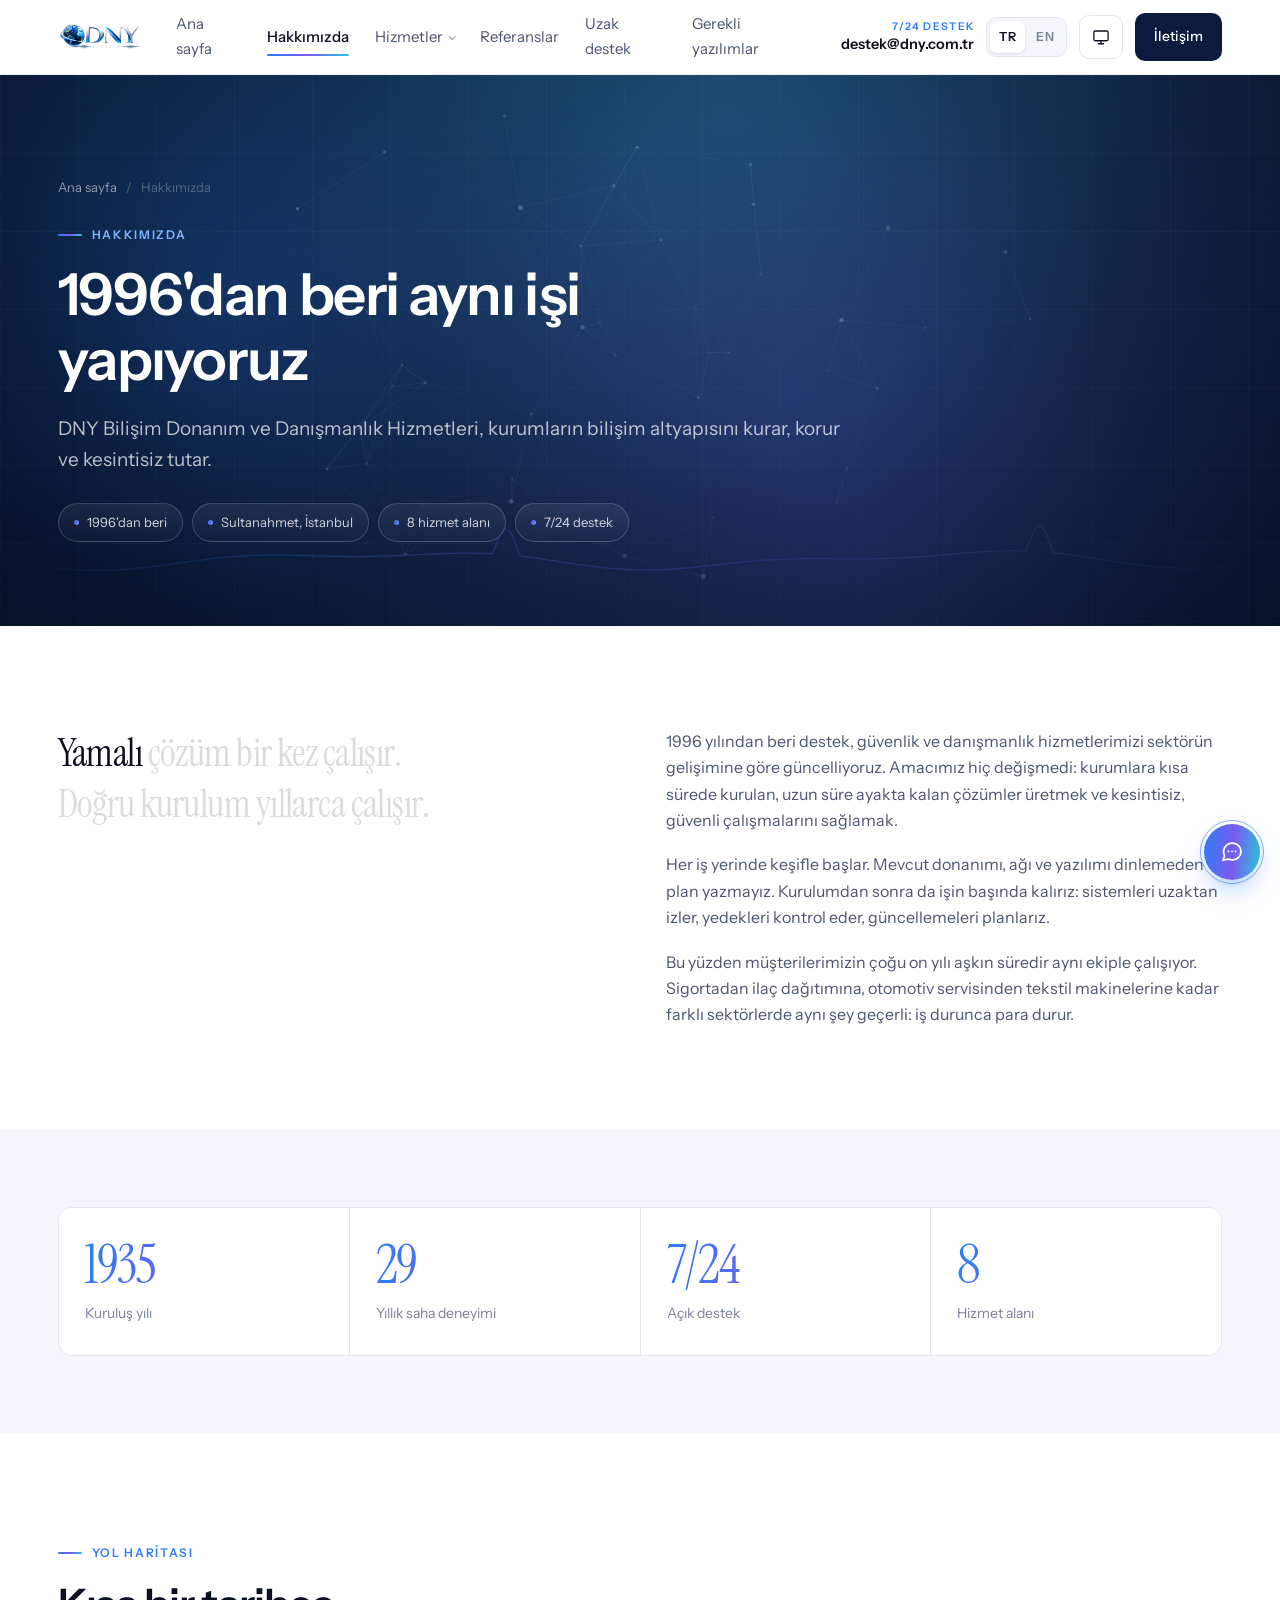
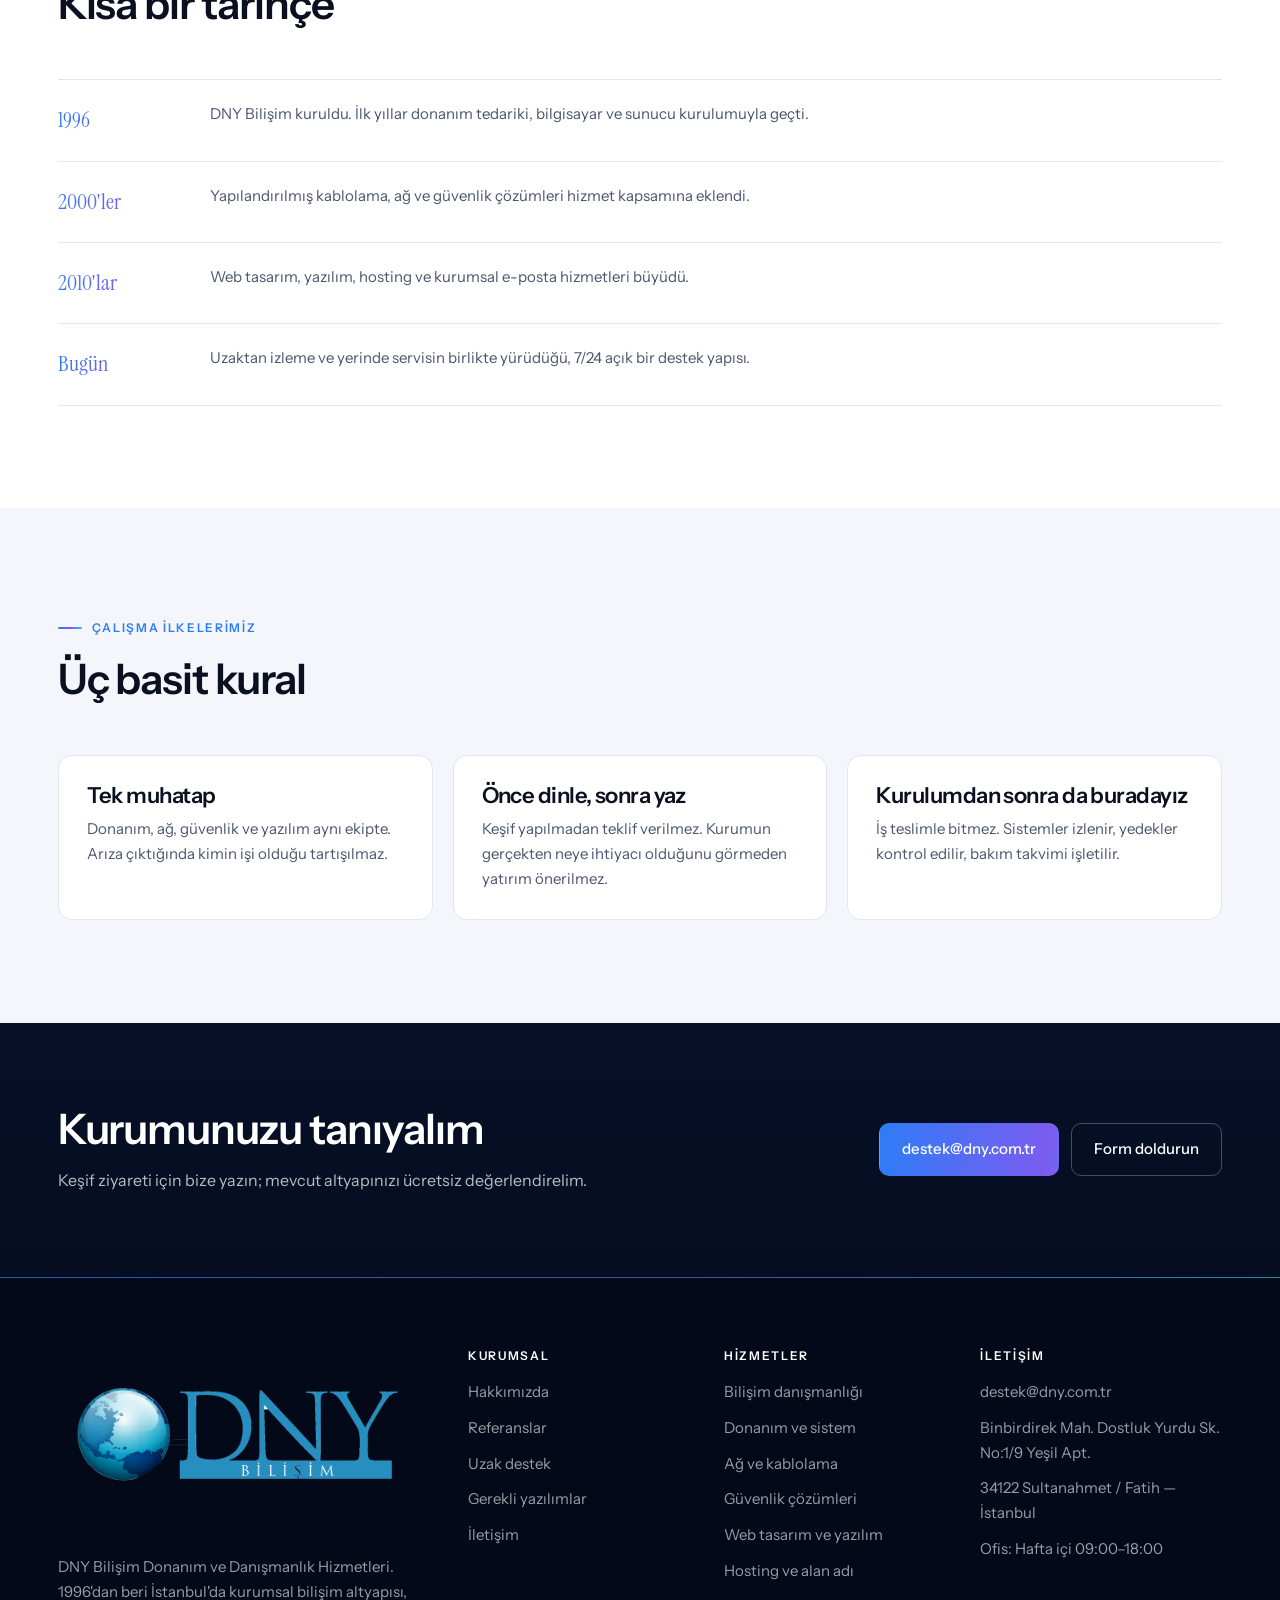
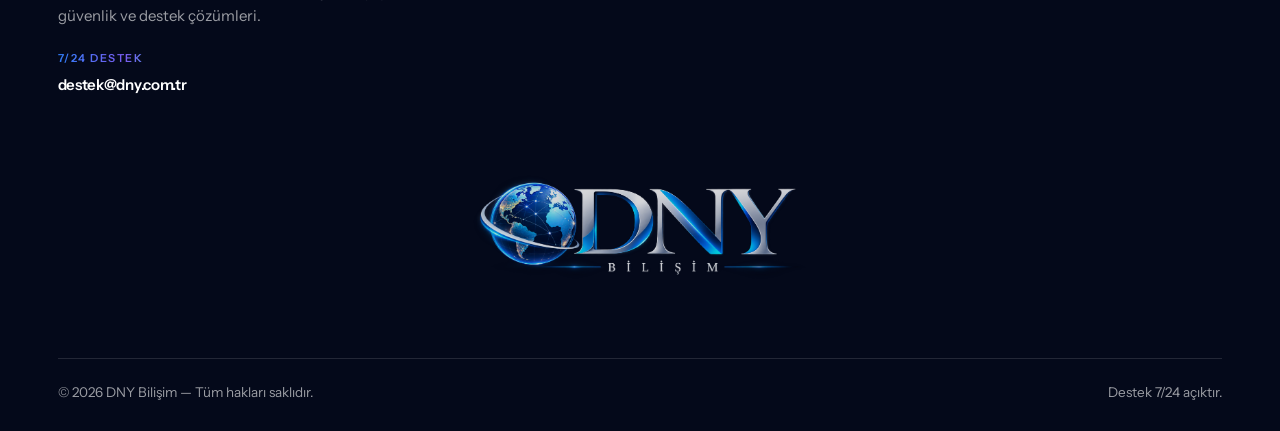
<file: hakkimizda.html>
<!DOCTYPE html>
<html lang="tr">
<head>
<meta charset="UTF-8">
<meta name="viewport" content="width=device-width, initial-scale=1, viewport-fit=cover">
<title>Hakkımızda — DNY Bilişim | 1996'dan beri kurumsal bilişim</title>
<meta name="description" content="1996'dan beri kurumların bilişim altyapısını kuran, koruyan ve kesintisiz tutan DNY Bilişim'in hikâyesi, tarihçesi ve çalışma ilkeleri.">
<link rel="canonical" href="https://dny.com.tr/hakkimizda.html">
<link rel="alternate" hreflang="tr" href="https://dny.com.tr/hakkimizda.html">
<link rel="alternate" hreflang="en" href="https://dny.com.tr/hakkimizda.html?lang=en">
<link rel="alternate" hreflang="x-default" href="https://dny.com.tr/hakkimizda.html">
<meta property="og:title" content="Hakkımızda — DNY Bilişim | 1996'dan beri kurumsal bilişim">
<meta property="og:description" content="1996'dan beri kurumların bilişim altyapısını kuran, koruyan ve kesintisiz tutan DNY Bilişim'in hikâyesi, tarihçesi ve çalışma ilkeleri.">
<meta property="og:type" content="website">
<meta property="og:url" content="https://dny.com.tr/">
<meta property="og:site_name" content="DNY Bilişim">
<meta property="og:locale" content="tr_TR">
<meta property="og:locale:alternate" content="en_US">
<meta property="og:image" content="https://dny.com.tr/assets/og-image.jpg">
<meta property="og:image:width" content="1200">
<meta property="og:image:height" content="630">
<meta name="twitter:card" content="summary_large_image">
<meta name="theme-color" content="#071129">
<meta name="color-scheme" content="light dark">
<script>(function(){var l=null;try{l=new URLSearchParams(location.search).get('lang')}catch(e){}
if(!l){try{l=localStorage.getItem('dny-lang')}catch(e){}}
if(l!=='en'&&l!=='tr'){l='tr'}
document.documentElement.setAttribute('lang',l);
if(l==='en'){document.documentElement.classList.add('i18n-wait');
setTimeout(function(){document.documentElement.classList.remove('i18n-wait')},1500)}})();</script>
<script>(function(){var m=null;try{m=localStorage.getItem('dny-theme')}catch(e){}
if(m!=='light'&&m!=='dark'){m='system'}
var d=m==='dark';
if(m==='system'){try{d=window.matchMedia('(prefers-color-scheme: dark)').matches}catch(e){d=false}}
var r=document.documentElement;r.setAttribute('data-theme-mode',m);r.setAttribute('data-theme',d?'dark':'light')})();</script>
<link rel="icon" href="assets/favicon.svg" type="image/svg+xml">
<link rel="preconnect" href="https://fonts.googleapis.com">
<link rel="preconnect" href="https://fonts.gstatic.com" crossorigin>
<link href="https://fonts.googleapis.com/css2?family=Instrument+Sans:ital,wght@0,400..700;1,400..700&family=Instrument+Serif:ital@0;1&display=swap" rel="stylesheet">
<link rel="stylesheet" href="assets/style.css">
</head>
<body>
<a class="skip" href="#icerik">İçeriğe atla</a>
<div class="progress"></div>

<header class="header">
  <div class="wrap header__in">
    <a href="index.html" class="brand" aria-label="DNY Bilişim — ana sayfa">
      <img src="assets/ardeko.png" srcset="assets/ardeko-320.png 320w, assets/ardeko.png 1983w" sizes="(max-width:560px) 120px, 180px" width="1983" height="793" alt="DNY Bilişim" data-logo data-logo-alt="assets/dny.png">
      <span class="brand__fallback" data-logo-fallback hidden><i></i>DNY</span>
    </a>
    <nav class="mainnav" aria-label="Ana menü">
      <a href="index.html">Ana sayfa</a>
      <a href="hakkimizda.html" aria-current="page">Hakkımızda</a>
      <span class="has-menu">
        <a href="hizmetler.html">Hizmetler</a>
        <div class="megamenu">
          <a href="hizmetler.html#danismanlik">Bilişim danışmanlığı<small>Envanter, risk ve bütçe raporu</small></a>
          <a href="hizmetler.html#donanim">Donanım ve sistem<small>Sunucu, iş istasyonu, çevre birimi</small></a>
          <a href="hizmetler.html#ag">Ağ ve kablolama<small>Kablolama, switch, kablosuz ağ</small></a>
          <a href="hizmetler.html#guvenlik">Güvenlik çözümleri<small>Güvenlik duvarı, kamera, yetkiler</small></a>
          <a href="hizmetler.html#destek">Teknik destek<small>7/24 uzak ve yerinde müdahale</small></a>
          <a href="hizmetler.html#web">Web ve yazılım<small>Kurumsal site, e-ticaret, özel yazılım</small></a>
          <a href="hizmetler.html#hosting">Hosting ve alan adı<small>Barındırma, SSL, kurumsal e-posta</small></a>
          <a href="hizmetler.html#yedekleme">Yedekleme<small>Otomatik yedek, geri dönüş testi</small></a>
          <a class="all" href="hizmetler.html">Sekiz hizmetin tamamı <svg viewBox="0 0 16 16" fill="none"><path d="M1 8h13M9 3l5 5-5 5" stroke="currentColor" stroke-width="1.7" stroke-linecap="round" stroke-linejoin="round"/></svg></a>
        </div>
      </span>
      <a href="referanslar.html">Referanslar</a>
      <a href="uzak-destek.html">Uzak destek</a>
      <a href="gerekli-yazilimlar.html">Gerekli yazılımlar</a>
    </nav>
    <div class="header__right">
      <a href="mailto:destek@dny.com.tr" class="header__mail"><span>7/24 destek</span>destek@dny.com.tr</a>
      <div class="langswitch" role="group" aria-label="Dil / Language">
        <button type="button" data-lang="tr" aria-pressed="true">TR</button>
        <button type="button" data-lang="en" aria-pressed="false">EN</button>
      </div>
      <button class="themetoggle" type="button" aria-label="Tema: sistem ayarı">
        <svg class="moon" viewBox="0 0 24 24" fill="none" stroke="currentColor" stroke-width="1.7" stroke-linecap="round" stroke-linejoin="round"><path d="M20.5 14.6A8.6 8.6 0 019.4 3.5a8.6 8.6 0 1011.1 11.1z"/></svg>
        <svg class="sys" viewBox="0 0 24 24" fill="none" stroke="currentColor" stroke-width="1.7" stroke-linecap="round" stroke-linejoin="round"><rect x="2.5" y="4" width="19" height="13" rx="2"/><path d="M8.5 21h7M12 17v4"/></svg>
        <svg class="sun" viewBox="0 0 24 24" fill="none" stroke="currentColor" stroke-width="1.7" stroke-linecap="round"><circle cx="12" cy="12" r="4.2"/><path d="M12 2.4v2.3M12 19.3v2.3M4.2 4.2l1.7 1.7M18.1 18.1l1.7 1.7M2.4 12h2.3M19.3 12h2.3M4.2 19.8l1.7-1.7M18.1 5.9l1.7-1.7"/></svg>
      </button>
      <a href="iletisim.html" class="btn btn--primary">İletişim</a>
      <button class="hamburger" aria-label="Menüyü aç" aria-expanded="false"><i></i><i></i><i></i></button>
    </div>
  </div>
</header>

<nav class="drawer" aria-label="Mobil menü">
  <a class="drawer__link" href="index.html">Ana sayfa <svg viewBox="0 0 16 16" fill="none"><path d="M1 8h13M9 3l5 5-5 5" stroke="currentColor" stroke-width="1.6" stroke-linecap="round" stroke-linejoin="round"/></svg></a>
  <a class="drawer__link" href="hakkimizda.html">Hakkımızda <svg viewBox="0 0 16 16" fill="none"><path d="M1 8h13M9 3l5 5-5 5" stroke="currentColor" stroke-width="1.6" stroke-linecap="round" stroke-linejoin="round"/></svg></a>
  <a class="drawer__link" href="hizmetler.html">Hizmetler <svg viewBox="0 0 16 16" fill="none"><path d="M1 8h13M9 3l5 5-5 5" stroke="currentColor" stroke-width="1.6" stroke-linecap="round" stroke-linejoin="round"/></svg></a>
  <a class="drawer__link" href="referanslar.html">Referanslar <svg viewBox="0 0 16 16" fill="none"><path d="M1 8h13M9 3l5 5-5 5" stroke="currentColor" stroke-width="1.6" stroke-linecap="round" stroke-linejoin="round"/></svg></a>
  <a class="drawer__link" href="uzak-destek.html">Uzak destek <svg viewBox="0 0 16 16" fill="none"><path d="M1 8h13M9 3l5 5-5 5" stroke="currentColor" stroke-width="1.6" stroke-linecap="round" stroke-linejoin="round"/></svg></a>
  <a class="drawer__link" href="gerekli-yazilimlar.html">Gerekli yazılımlar <svg viewBox="0 0 16 16" fill="none"><path d="M1 8h13M9 3l5 5-5 5" stroke="currentColor" stroke-width="1.6" stroke-linecap="round" stroke-linejoin="round"/></svg></a>
  <a class="drawer__link" href="iletisim.html">İletişim <svg viewBox="0 0 16 16" fill="none"><path d="M1 8h13M9 3l5 5-5 5" stroke="currentColor" stroke-width="1.6" stroke-linecap="round" stroke-linejoin="round"/></svg></a>
  <div class="drawer__foot">
    <a href="mailto:destek@dny.com.tr" class="btn btn--grad">7/24 destek: destek@dny.com.tr</a>
    <a href="iletisim.html" class="btn btn--ghost">Teklif isteyin</a>
  </div>
  <div class="drawer__meta">
    Binbirdirek Mah. Dostluk Yurdu Sk. No:1/9<br>
    34122 Sultanahmet / Fatih — İstanbul
  </div>
</nav>

<aside class="rail" aria-hidden="true">
  <span class="rail__pct">%0</span>
  <div class="rail__line"></div>
  <div class="rail__fill"></div>
  <div class="rail__dot"></div>
  <div class="rail__sec"><b>Başlangıç</b></div>
</aside>

<main class="fade" id="icerik" tabindex="-1">

  <section class="pagehead on-dark" data-rail="Hakkımızda">
    <canvas class="aurora" data-signal aria-hidden="true"></canvas>
    <div class="wrap pagehead__in" data-parallax>
      <nav class="crumb" aria-label="Sayfa yolu">
        <a href="index.html">Ana sayfa</a><span>/</span><span>Hakkımızda</span>
      </nav>
      <span class="eyebrow">Hakkımızda</span>
      <h1><span class="mask"><span>1996'dan beri aynı işi yapıyoruz</span></span></h1>
      <p class="lead">DNY Bilişim Donanım ve Danışmanlık Hizmetleri, kurumların bilişim altyapısını kurar, korur ve kesintisiz tutar.</p>
      <div class="pagehead__meta"><span>1996'dan beri</span><span>Sultanahmet, İstanbul</span><span>8 hizmet alanı</span><span>7/24 destek</span></div>
    </div>
  </section>

  <section class="section">
    <div class="wrap">
      <div class="manifest">
        <div data-reveal>
          <p class="quote words" data-words data-hi="yıllarca|years">Yamalı çözüm bir kez çalışır. Doğru kurulum yıllarca çalışır.</p>
        </div>
        <div class="manifest__body" data-reveal="100">
          <p>1996 yılından beri destek, güvenlik ve danışmanlık hizmetlerimizi sektörün gelişimine göre güncelliyoruz. Amacımız hiç değişmedi: kurumlara kısa sürede kurulan, uzun süre ayakta kalan çözümler üretmek ve kesintisiz, güvenli çalışmalarını sağlamak.</p>
          <p>Her iş yerinde keşifle başlar. Mevcut donanımı, ağı ve yazılımı dinlemeden plan yazmayız. Kurulumdan sonra da işin başında kalırız: sistemleri uzaktan izler, yedekleri kontrol eder, güncellemeleri planlarız.</p>
          <p>Bu yüzden müşterilerimizin çoğu on yılı aşkın süredir aynı ekiple çalışıyor. Sigortadan ilaç dağıtımına, otomotiv servisinden tekstil makinelerine kadar farklı sektörlerde aynı şey geçerli: iş durunca para durur.</p>
        </div>
      </div>
    </div>
  </section>

  <section class="section section--tight section--grey">
    <div class="wrap">
      <div class="stats" data-reveal>
        <div class="stat"><b data-count="1996">1996</b><span>Kuruluş yılı</span></div>
        <div class="stat"><b data-count="30" data-suffix="+">30+</b><span>Yıllık saha deneyimi</span></div>
        <div class="stat"><b>7/24</b><span>Açık destek</span></div>
        <div class="stat"><b data-count="8">8</b><span>Hizmet alanı</span></div>
      </div>
    </div>
  </section>

  <section class="section">
    <div class="wrap">
      <div class="head" data-reveal>
        <span class="eyebrow">Yol haritası</span>
        <h2>Kısa bir tarihçe</h2>
      </div>
      <div class="timeline">
        <div class="timeline__row" data-reveal><b>1996</b><p>DNY Bilişim kuruldu. İlk yıllar donanım tedariki, bilgisayar ve sunucu kurulumuyla geçti.</p></div>
        <div class="timeline__row" data-reveal><b>2000'ler</b><p>Yapılandırılmış kablolama, ağ ve güvenlik çözümleri hizmet kapsamına eklendi.</p></div>
        <div class="timeline__row" data-reveal><b>2010'lar</b><p>Web tasarım, yazılım, hosting ve kurumsal e-posta hizmetleri büyüdü.</p></div>
        <div class="timeline__row" data-reveal><b>Bugün</b><p>Uzaktan izleme ve yerinde servisin birlikte yürüdüğü, 7/24 açık bir destek yapısı.</p></div>
      </div>
    </div>
  </section>

  <section class="section section--grey">
    <div class="wrap">
      <div class="head" data-reveal>
        <span class="eyebrow">Çalışma ilkelerimiz</span>
        <h2>Üç basit kural</h2>
      </div>
      <div class="grid grid--3">
        <article class="card card--plain" data-reveal>
          <h3>Tek muhatap</h3>
          <p>Donanım, ağ, güvenlik ve yazılım aynı ekipte. Arıza çıktığında kimin işi olduğu tartışılmaz.</p>
        </article>
        <article class="card card--plain" data-reveal="80">
          <h3>Önce dinle, sonra yaz</h3>
          <p>Keşif yapılmadan teklif verilmez. Kurumun gerçekten neye ihtiyacı olduğunu görmeden yatırım önerilmez.</p>
        </article>
        <article class="card card--plain" data-reveal="160">
          <h3>Kurulumdan sonra da buradayız</h3>
          <p>İş teslimle bitmez. Sistemler izlenir, yedekler kontrol edilir, bakım takvimi işletilir.</p>
        </article>
      </div>
    </div>
  </section>

  <section class="cta on-dark" data-rail="İletişim">
    <canvas class="aurora" aria-hidden="true"></canvas>
    <div class="wrap cta__in">
      <div>
        <h2>Kurumunuzu tanıyalım</h2>
        <p>Keşif ziyareti için bize yazın; mevcut altyapınızı ücretsiz değerlendirelim.</p>
      </div>
      <div class="cta__btns">
        <a href="mailto:destek@dny.com.tr" class="btn btn--grad">destek@dny.com.tr</a>
        <a href="iletisim.html" class="btn btn--ghost-light">Form doldurun</a>
      </div>
    </div>
  </section>

</main>

<footer class="footer">
  <div class="wrap">
    <div class="footer__grid">
      <div>
        <img src="assets/dny.png" alt="DNY Bilişim" data-logo data-logo-alt="assets/ardeko.png">
        <span class="brand__fallback" data-logo-fallback hidden><i></i>DNY</span>
        <p class="footer__about">DNY Bilişim Donanım ve Danışmanlık Hizmetleri. 1996'dan beri İstanbul'da kurumsal bilişim altyapısı, güvenlik ve destek çözümleri.</p>
        <a href="mailto:destek@dny.com.tr" class="footer__mail"><small>7/24 destek</small>destek@dny.com.tr</a>
      </div>
      <div>
        <h4>Kurumsal</h4>
        <ul>
          <li><a href="hakkimizda.html">Hakkımızda</a></li>
          <li><a href="referanslar.html">Referanslar</a></li>
          <li><a href="uzak-destek.html">Uzak destek</a></li>
          <li><a href="gerekli-yazilimlar.html">Gerekli yazılımlar</a></li>
          <li><a href="iletisim.html">İletişim</a></li>
        </ul>
      </div>
      <div>
        <h4>Hizmetler</h4>
        <ul>
          <li><a href="hizmetler.html#danismanlik">Bilişim danışmanlığı</a></li>
          <li><a href="hizmetler.html#donanim">Donanım ve sistem</a></li>
          <li><a href="hizmetler.html#ag">Ağ ve kablolama</a></li>
          <li><a href="hizmetler.html#guvenlik">Güvenlik çözümleri</a></li>
          <li><a href="hizmetler.html#web">Web tasarım ve yazılım</a></li>
          <li><a href="hizmetler.html#hosting">Hosting ve alan adı</a></li>
        </ul>
      </div>
      <div>
        <h4>İletişim</h4>
        <ul>
          <li><a href="mailto:destek@dny.com.tr">destek@dny.com.tr</a></li>
          <li>Binbirdirek Mah. Dostluk Yurdu Sk. No:1/9 Yeşil Apt.</li>
          <li>34122 Sultanahmet / Fatih — İstanbul</li>
          <li>Ofis: Hafta içi 09:00–18:00</li>
        </ul>
      </div>
    </div>

    <div class="wordmark">
  <img src="assets/ardeko.png" srcset="assets/ardeko-320.png 320w, assets/ardeko.png 1983w" sizes="(max-width:640px) 260px, 340px" width="1983" height="793" alt="Ardeko" loading="lazy" style="max-width:340px;width:100%;height:auto;margin:0 auto;opacity:.85">
</div>

    <div class="footer__bar">
      <span>© <span data-year>2026</span> DNY Bilişim — Tüm hakları saklıdır.</span>
      <span>Destek 7/24 açıktır.</span>
    </div>
  </div>
</footer>

<button class="totop" type="button" aria-label="Başa dön">
  <svg viewBox="0 0 16 16" fill="none"><path d="M8 14V2M3 7l5-5 5 5" stroke="currentColor" stroke-width="1.7" stroke-linecap="round" stroke-linejoin="round"/></svg>
</button>

<a href="mailto:destek@dny.com.tr" class="callbar">Destek için yazın — destek@dny.com.tr</a>

<script src="assets/i18n.js"></script>
<script src="assets/status.js"></script>
<script src="assets/main.js"></script>
<script src="assets/assistant.js"></script>
</body>
</html>
</file>
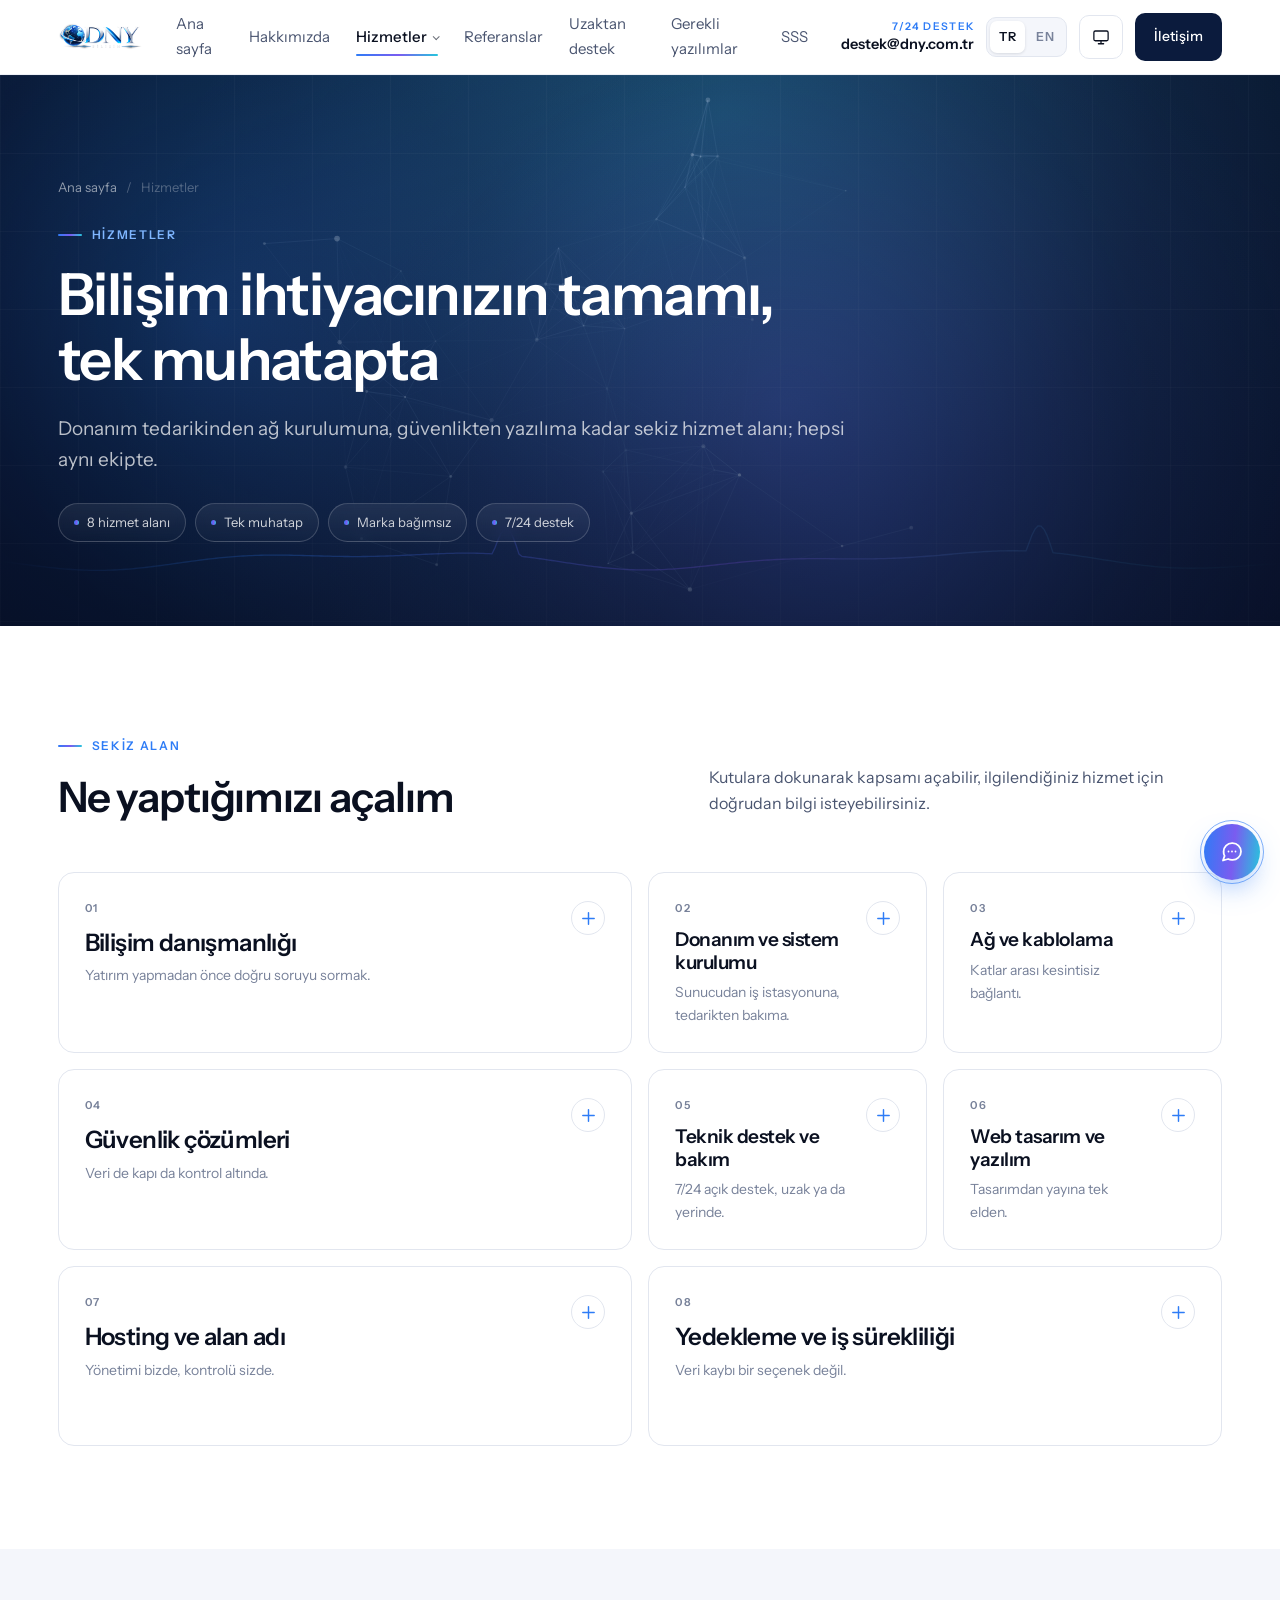
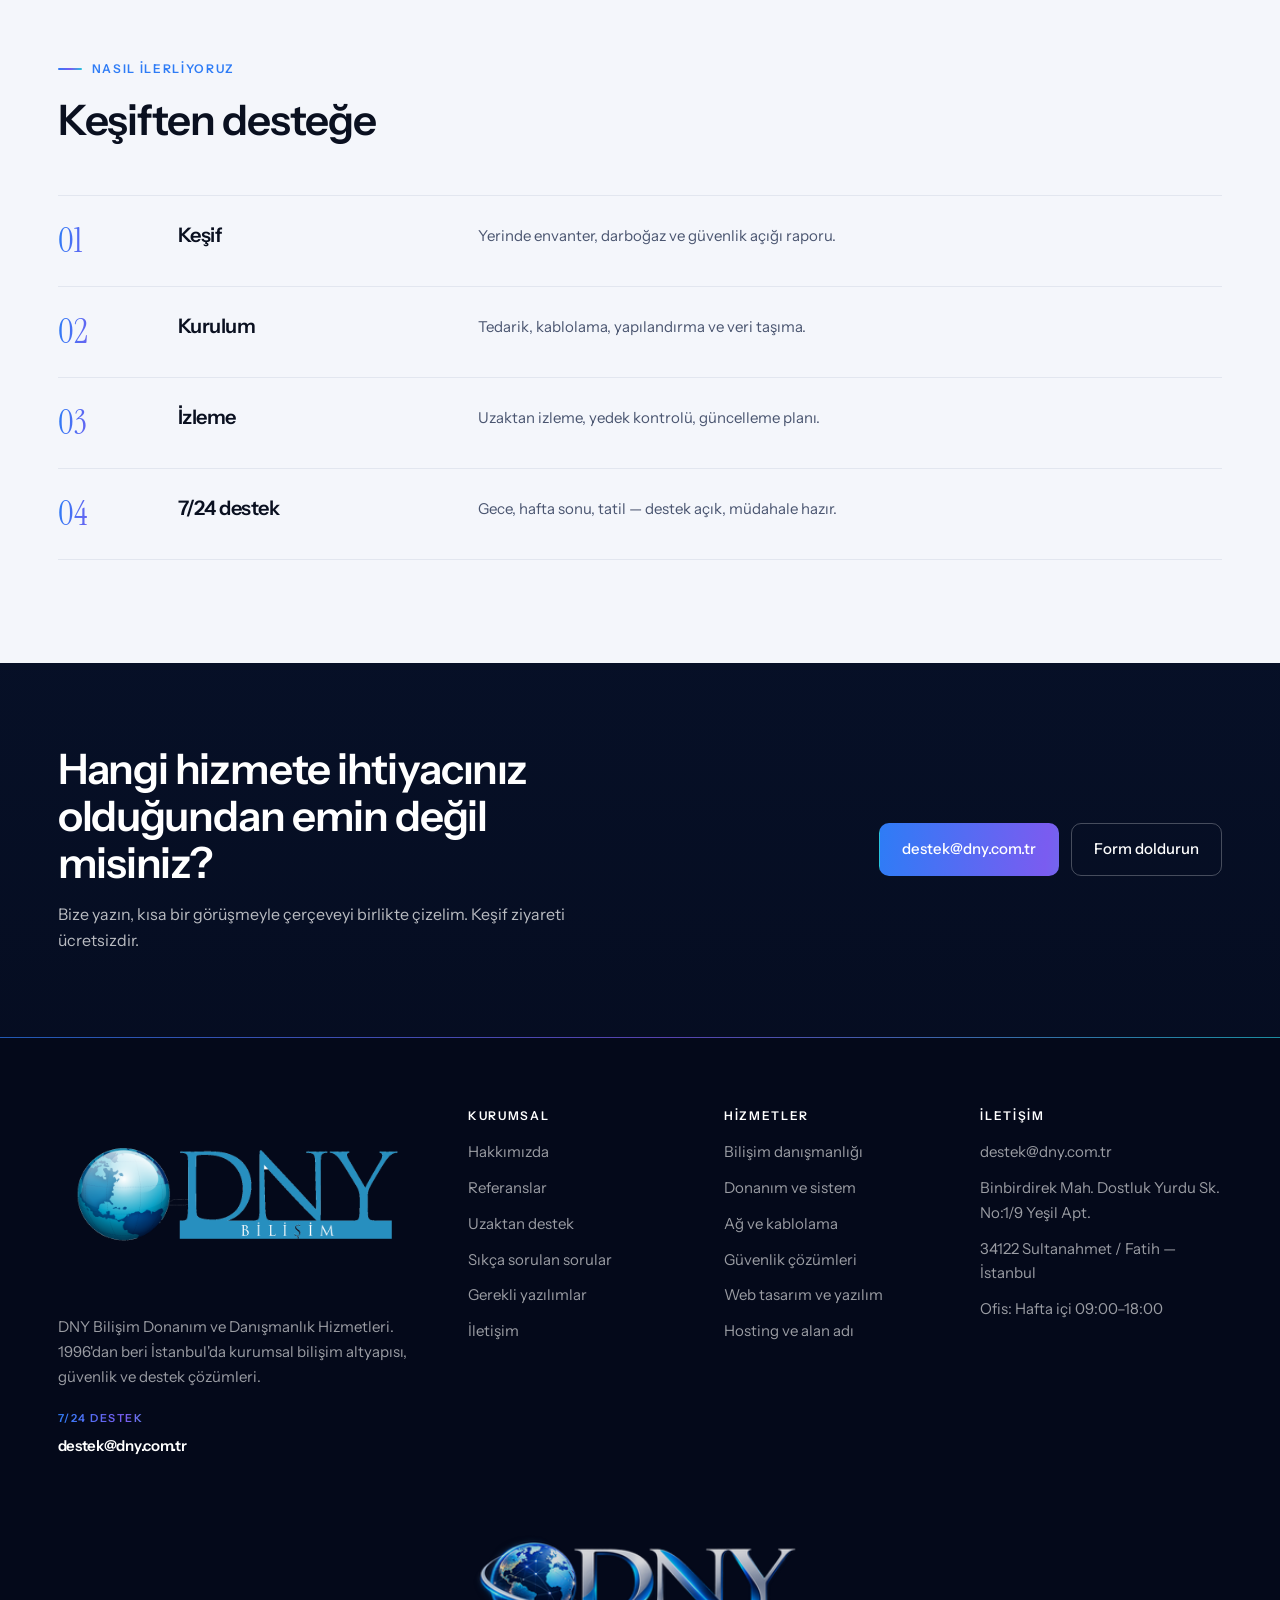
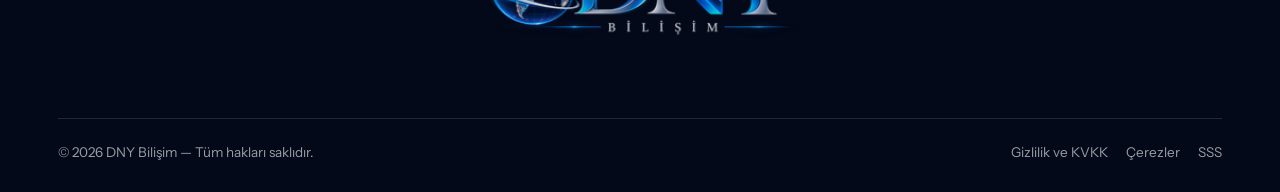
<file: hizmetler.html>
<!DOCTYPE html>
<html lang="tr">
<head>
<meta charset="UTF-8">
<meta name="viewport" content="width=device-width, initial-scale=1, viewport-fit=cover">
<title>Hizmetler — DNY Bilişim | Donanım, ağ, güvenlik, yazılım</title>
<meta name="description" content="Bilişim danışmanlığı, donanım kurulumu, ağ ve kablolama, güvenlik çözümleri, 7/24 teknik destek, web tasarım, hosting ve yedekleme hizmetleri.">
<link rel="canonical" href="https://dny.com.tr/hizmetler.html">
<link rel="alternate" hreflang="tr" href="https://dny.com.tr/hizmetler.html">
<link rel="alternate" hreflang="en" href="https://dny.com.tr/hizmetler.html?lang=en">
<link rel="alternate" hreflang="x-default" href="https://dny.com.tr/hizmetler.html">
<meta property="og:title" content="Hizmetler — DNY Bilişim | Donanım, ağ, güvenlik, yazılım">
<meta property="og:description" content="Bilişim danışmanlığı, donanım kurulumu, ağ ve kablolama, güvenlik çözümleri, 7/24 teknik destek, web tasarım, hosting ve yedekleme hizmetleri.">
<meta property="og:type" content="website">
<meta property="og:url" content="https://dny.com.tr/">
<meta property="og:site_name" content="DNY Bilişim">
<meta property="og:locale" content="tr_TR">
<meta property="og:locale:alternate" content="en_US">
<meta property="og:image" content="https://dny.com.tr/assets/og-image.jpg">
<meta property="og:image:width" content="1200">
<meta property="og:image:height" content="630">
<meta name="twitter:card" content="summary_large_image">
<meta name="theme-color" content="#071129">
<meta name="color-scheme" content="light dark">
<script>(function(){var l=null;try{l=new URLSearchParams(location.search).get('lang')}catch(e){}
if(!l){try{l=localStorage.getItem('dny-lang')}catch(e){}}
if(l!=='en'&&l!=='tr'){l='tr'}
document.documentElement.setAttribute('lang',l);
if(l==='en'){document.documentElement.classList.add('i18n-wait');
setTimeout(function(){document.documentElement.classList.remove('i18n-wait')},1500)}})();</script>
<script>(function(){var m=null;try{m=localStorage.getItem('dny-theme')}catch(e){}
if(m!=='light'&&m!=='dark'){m='system'}
var d=m==='dark';
if(m==='system'){try{d=window.matchMedia('(prefers-color-scheme: dark)').matches}catch(e){d=false}}
var r=document.documentElement;r.setAttribute('data-theme-mode',m);r.setAttribute('data-theme',d?'dark':'light')})();</script>
<link rel="icon" href="assets/favicon.svg" type="image/svg+xml">
<link rel="preconnect" href="https://fonts.googleapis.com">
<link rel="preconnect" href="https://fonts.gstatic.com" crossorigin>
<link href="https://fonts.googleapis.com/css2?family=Instrument+Sans:ital,wght@0,400..700;1,400..700&family=Instrument+Serif:ital@0;1&display=swap" rel="stylesheet">
<link rel="stylesheet" href="assets/style.css">
</head>
<body>
<a class="skip" href="#icerik">İçeriğe atla</a>
<div class="progress"></div>

<header class="header">
  <div class="wrap header__in">
    <a href="index.html" class="brand" aria-label="DNY Bilişim — ana sayfa">
      <img src="assets/ardeko.png" srcset="assets/ardeko-320.png 320w, assets/ardeko.png 1983w" sizes="(max-width:560px) 120px, 180px" width="1983" height="793" alt="DNY Bilişim" data-logo data-logo-alt="assets/dny.png">
      <span class="brand__fallback" data-logo-fallback hidden><i></i>DNY</span>
    </a>
    <nav class="mainnav" aria-label="Ana menü">
      <a href="index.html">Ana sayfa</a>
      <a href="hakkimizda.html">Hakkımızda</a>
      <span class="has-menu">
        <a href="hizmetler.html" aria-current="page">Hizmetler</a>
        <div class="megamenu">
          <a href="hizmetler.html#danismanlik">Bilişim danışmanlığı<small>Envanter, risk ve bütçe raporu</small></a>
          <a href="hizmetler.html#donanim">Donanım ve sistem<small>Sunucu, iş istasyonu, çevre birimi</small></a>
          <a href="hizmetler.html#ag">Ağ ve kablolama<small>Kablolama, switch, kablosuz ağ</small></a>
          <a href="hizmetler.html#guvenlik">Güvenlik çözümleri<small>Güvenlik duvarı, kamera, yetkiler</small></a>
          <a href="hizmetler.html#destek">Teknik destek<small>7/24 uzak ve yerinde müdahale</small></a>
          <a href="hizmetler.html#web">Web ve yazılım<small>Kurumsal site, e-ticaret, özel yazılım</small></a>
          <a href="hizmetler.html#hosting">Hosting ve alan adı<small>Barındırma, SSL, kurumsal e-posta</small></a>
          <a href="hizmetler.html#yedekleme">Yedekleme<small>Otomatik yedek, geri dönüş testi</small></a>
          <a class="all" href="hizmetler.html">Sekiz hizmetin tamamı <svg viewBox="0 0 16 16" fill="none"><path d="M1 8h13M9 3l5 5-5 5" stroke="currentColor" stroke-width="1.7" stroke-linecap="round" stroke-linejoin="round"/></svg></a>
        </div>
      </span>
      <a href="referanslar.html">Referanslar</a>
      <a href="uzaktan-destek.html">Uzaktan destek</a>
      <a href="gerekli-yazilimlar.html">Gerekli yazılımlar</a>
      <a href="sss.html">SSS</a>
    </nav>
    <div class="header__right">
      <a href="mailto:destek@dny.com.tr" class="header__mail"><span>7/24 destek</span>destek@dny.com.tr</a>
      <div class="langswitch" role="group" aria-label="Dil / Language">
        <button type="button" data-lang="tr" aria-pressed="true">TR</button>
        <button type="button" data-lang="en" aria-pressed="false">EN</button>
      </div>
      <button class="themetoggle" type="button" aria-label="Tema: sistem ayarı">
        <svg class="moon" viewBox="0 0 24 24" fill="none" stroke="currentColor" stroke-width="1.7" stroke-linecap="round" stroke-linejoin="round"><path d="M20.5 14.6A8.6 8.6 0 019.4 3.5a8.6 8.6 0 1011.1 11.1z"/></svg>
        <svg class="sys" viewBox="0 0 24 24" fill="none" stroke="currentColor" stroke-width="1.7" stroke-linecap="round" stroke-linejoin="round"><rect x="2.5" y="4" width="19" height="13" rx="2"/><path d="M8.5 21h7M12 17v4"/></svg>
        <svg class="sun" viewBox="0 0 24 24" fill="none" stroke="currentColor" stroke-width="1.7" stroke-linecap="round"><circle cx="12" cy="12" r="4.2"/><path d="M12 2.4v2.3M12 19.3v2.3M4.2 4.2l1.7 1.7M18.1 18.1l1.7 1.7M2.4 12h2.3M19.3 12h2.3M4.2 19.8l1.7-1.7M18.1 5.9l1.7-1.7"/></svg>
      </button>
      <a href="iletisim.html" class="btn btn--primary">İletişim</a>
      <button class="hamburger" aria-label="Menüyü aç" aria-expanded="false"><i></i><i></i><i></i></button>
    </div>
  </div>
</header>

<nav class="drawer" aria-label="Mobil menü">
  <a class="drawer__link" href="index.html">Ana sayfa <svg viewBox="0 0 16 16" fill="none"><path d="M1 8h13M9 3l5 5-5 5" stroke="currentColor" stroke-width="1.6" stroke-linecap="round" stroke-linejoin="round"/></svg></a>
  <a class="drawer__link" href="hakkimizda.html">Hakkımızda <svg viewBox="0 0 16 16" fill="none"><path d="M1 8h13M9 3l5 5-5 5" stroke="currentColor" stroke-width="1.6" stroke-linecap="round" stroke-linejoin="round"/></svg></a>
  <a class="drawer__link" href="hizmetler.html">Hizmetler <svg viewBox="0 0 16 16" fill="none"><path d="M1 8h13M9 3l5 5-5 5" stroke="currentColor" stroke-width="1.6" stroke-linecap="round" stroke-linejoin="round"/></svg></a>
  <a class="drawer__link" href="referanslar.html">Referanslar <svg viewBox="0 0 16 16" fill="none"><path d="M1 8h13M9 3l5 5-5 5" stroke="currentColor" stroke-width="1.6" stroke-linecap="round" stroke-linejoin="round"/></svg></a>
  <a class="drawer__link" href="uzaktan-destek.html">Uzaktan destek <svg viewBox="0 0 16 16" fill="none"><path d="M1 8h13M9 3l5 5-5 5" stroke="currentColor" stroke-width="1.6" stroke-linecap="round" stroke-linejoin="round"/></svg></a>
  <a class="drawer__link" href="gerekli-yazilimlar.html">Gerekli yazılımlar <svg viewBox="0 0 16 16" fill="none"><path d="M1 8h13M9 3l5 5-5 5" stroke="currentColor" stroke-width="1.6" stroke-linecap="round" stroke-linejoin="round"/></svg></a>
  <a class="drawer__link" href="sss.html">Sıkça sorulan sorular <svg viewBox="0 0 16 16" fill="none"><path d="M1 8h13M9 3l5 5-5 5" stroke="currentColor" stroke-width="1.6" stroke-linecap="round" stroke-linejoin="round"/></svg></a>
  <a class="drawer__link" href="iletisim.html">İletişim <svg viewBox="0 0 16 16" fill="none"><path d="M1 8h13M9 3l5 5-5 5" stroke="currentColor" stroke-width="1.6" stroke-linecap="round" stroke-linejoin="round"/></svg></a>
  <div class="drawer__foot">
    <a href="mailto:destek@dny.com.tr" class="btn btn--grad">7/24 destek: destek@dny.com.tr</a>
    <a href="iletisim.html" class="btn btn--ghost">Teklif isteyin</a>
  </div>
  <div class="drawer__meta">
    Binbirdirek Mah. Dostluk Yurdu Sk. No:1/9<br>
    34122 Sultanahmet / Fatih — İstanbul
  </div>
</nav>

<aside class="rail" aria-hidden="true">
  <span class="rail__pct">%0</span>
  <div class="rail__line"></div>
  <div class="rail__fill"></div>
  <div class="rail__dot"></div>
  <div class="rail__sec"><b>Başlangıç</b></div>
</aside>

<main class="fade" id="icerik" tabindex="-1">

  <section class="pagehead on-dark" data-rail="Hizmetler">
    <canvas class="aurora" data-signal aria-hidden="true"></canvas>
    <div class="wrap pagehead__in" data-parallax>
      <nav class="crumb" aria-label="Sayfa yolu">
        <a href="index.html">Ana sayfa</a><span>/</span><span>Hizmetler</span>
      </nav>
      <span class="eyebrow">Hizmetler</span>
      <h1><span class="mask"><span>Bilişim ihtiyacınızın tamamı, tek muhatapta</span></span></h1>
      <p class="lead">Donanım tedarikinden ağ kurulumuna, güvenlikten yazılıma kadar sekiz hizmet alanı; hepsi aynı ekipte.</p>
      <div class="pagehead__meta"><span>8 hizmet alanı</span><span>Tek muhatap</span><span>Marka bağımsız</span><span>7/24 destek</span></div>
    </div>
  </section>

  <section class="section">
    <div class="wrap">
      <div class="head head--split" data-reveal>
        <div><span class="eyebrow">Sekiz alan</span><h2>Ne yaptığımızı açalım</h2></div>
        <p>Kutulara dokunarak kapsamı açabilir, ilgilendiğiniz hizmet için doğrudan bilgi isteyebilirsiniz.</p>
      </div>
      <div class="bento" data-reveal>
        <article class="tile tile--svc tile--wide" id="danismanlik">
          <button class="tile__toggle" type="button" aria-expanded="false">
            <span class="txt">
              <span class="tile__no">01</span>
              <span class="tile__h">Bilişim danışmanlığı</span>
              <span class="tile__tag">Yatırım yapmadan önce doğru soruyu sormak.</span>
            </span>
            <span class="tile__sign"><svg viewBox="0 0 16 16" fill="none"><path d="M8 1v14M1 8h14" stroke="currentColor" stroke-width="1.8" stroke-linecap="round"/></svg></span>
          </button>
          <div class="tile__more">
            <div class="tile__more-in">
              <p style="font-size:14.5px;margin-bottom:16px">Altyapı planlaması, tedarik danışmanlığı ve bütçeleme. Mevcut sisteminizi inceleyip hangi yatırımın gerçekten gerekli, hangisinin ertelenebilir olduğunu raporluyoruz. Karar sizin, veriyi biz sağlıyoruz.</p>
              <ul><li><svg viewBox="0 0 16 16" fill="none"><path d="M2 8.5l4 4 8-9" stroke="currentColor" stroke-width="1.8" stroke-linecap="round" stroke-linejoin="round"/></svg><span>Altyapı envanteri ve risk raporu</span></li><li><svg viewBox="0 0 16 16" fill="none"><path d="M2 8.5l4 4 8-9" stroke="currentColor" stroke-width="1.8" stroke-linecap="round" stroke-linejoin="round"/></svg><span>Donanım ve lisans tedarik planı</span></li><li><svg viewBox="0 0 16 16" fill="none"><path d="M2 8.5l4 4 8-9" stroke="currentColor" stroke-width="1.8" stroke-linecap="round" stroke-linejoin="round"/></svg><span>Bütçeleme ve öncelik sıralaması</span></li><li><svg viewBox="0 0 16 16" fill="none"><path d="M2 8.5l4 4 8-9" stroke="currentColor" stroke-width="1.8" stroke-linecap="round" stroke-linejoin="round"/></svg><span>Büyüme senaryolarına göre kapasite planı</span></li></ul>
              <a class="btn btn--ghost" href="iletisim.html?konu=Bilişim%20danışmanlığı">Bu konuda bilgi alın <svg viewBox="0 0 16 16" fill="none"><path d="M1 8h13M9 3l5 5-5 5" stroke="currentColor" stroke-width="1.7" stroke-linecap="round" stroke-linejoin="round"/></svg></a>
            </div>
          </div>
          <div class="tile__strip"></div>
        </article>
        <article class="tile tile--svc " id="donanim">
          <button class="tile__toggle" type="button" aria-expanded="false">
            <span class="txt">
              <span class="tile__no">02</span>
              <span class="tile__h">Donanım ve sistem kurulumu</span>
              <span class="tile__tag">Sunucudan iş istasyonuna, tedarikten bakıma.</span>
            </span>
            <span class="tile__sign"><svg viewBox="0 0 16 16" fill="none"><path d="M8 1v14M1 8h14" stroke="currentColor" stroke-width="1.8" stroke-linecap="round"/></svg></span>
          </button>
          <div class="tile__more">
            <div class="tile__more-in">
              <p style="font-size:14.5px;margin-bottom:16px">Sunucu, iş istasyonu, dizüstü, yazıcı ve çevre birimlerinin tedariki, kurulumu ve düzenli bakımı. Marka bağımsız çalışıyor, kuruma en uygun yapılandırmayı öneriyoruz.</p>
              <ul><li><svg viewBox="0 0 16 16" fill="none"><path d="M2 8.5l4 4 8-9" stroke="currentColor" stroke-width="1.8" stroke-linecap="round" stroke-linejoin="round"/></svg><span>Sunucu ve iş istasyonu kurulumu</span></li><li><svg viewBox="0 0 16 16" fill="none"><path d="M2 8.5l4 4 8-9" stroke="currentColor" stroke-width="1.8" stroke-linecap="round" stroke-linejoin="round"/></svg><span>Marka bağımsız donanım tedariki</span></li><li><svg viewBox="0 0 16 16" fill="none"><path d="M2 8.5l4 4 8-9" stroke="currentColor" stroke-width="1.8" stroke-linecap="round" stroke-linejoin="round"/></svg><span>İşletim sistemi ve yazılım yüklemesi</span></li><li><svg viewBox="0 0 16 16" fill="none"><path d="M2 8.5l4 4 8-9" stroke="currentColor" stroke-width="1.8" stroke-linecap="round" stroke-linejoin="round"/></svg><span>Periyodik bakım ve parça değişimi</span></li></ul>
              <a class="btn btn--ghost" href="iletisim.html?konu=Donanım%20ve%20sistem%20kurulumu">Bu konuda bilgi alın <svg viewBox="0 0 16 16" fill="none"><path d="M1 8h13M9 3l5 5-5 5" stroke="currentColor" stroke-width="1.7" stroke-linecap="round" stroke-linejoin="round"/></svg></a>
            </div>
          </div>
          <div class="tile__strip"></div>
        </article>
        <article class="tile tile--svc " id="ag">
          <button class="tile__toggle" type="button" aria-expanded="false">
            <span class="txt">
              <span class="tile__no">03</span>
              <span class="tile__h">Ağ ve kablolama</span>
              <span class="tile__tag">Katlar arası kesintisiz bağlantı.</span>
            </span>
            <span class="tile__sign"><svg viewBox="0 0 16 16" fill="none"><path d="M8 1v14M1 8h14" stroke="currentColor" stroke-width="1.8" stroke-linecap="round"/></svg></span>
          </button>
          <div class="tile__more">
            <div class="tile__more-in">
              <p style="font-size:14.5px;margin-bottom:16px">Yapılandırılmış kablolama, switch ve kablosuz ağ tasarımı. Yeni ofis taşınmalarında sıfırdan kurulum, mevcut ofislerde kablo düzeni ve performans iyileştirmesi yapıyoruz.</p>
              <ul><li><svg viewBox="0 0 16 16" fill="none"><path d="M2 8.5l4 4 8-9" stroke="currentColor" stroke-width="1.8" stroke-linecap="round" stroke-linejoin="round"/></svg><span>Yapılandırılmış kablolama ve pano düzeni</span></li><li><svg viewBox="0 0 16 16" fill="none"><path d="M2 8.5l4 4 8-9" stroke="currentColor" stroke-width="1.8" stroke-linecap="round" stroke-linejoin="round"/></svg><span>Switch, router ve kablosuz ağ tasarımı</span></li><li><svg viewBox="0 0 16 16" fill="none"><path d="M2 8.5l4 4 8-9" stroke="currentColor" stroke-width="1.8" stroke-linecap="round" stroke-linejoin="round"/></svg><span>Ofis taşıma ve yeniden kurulum</span></li><li><svg viewBox="0 0 16 16" fill="none"><path d="M2 8.5l4 4 8-9" stroke="currentColor" stroke-width="1.8" stroke-linecap="round" stroke-linejoin="round"/></svg><span>Ağ performansı ölçümü ve iyileştirme</span></li></ul>
              <a class="btn btn--ghost" href="iletisim.html?konu=Ağ%20ve%20kablolama">Bu konuda bilgi alın <svg viewBox="0 0 16 16" fill="none"><path d="M1 8h13M9 3l5 5-5 5" stroke="currentColor" stroke-width="1.7" stroke-linecap="round" stroke-linejoin="round"/></svg></a>
            </div>
          </div>
          <div class="tile__strip"></div>
        </article>
        <article class="tile tile--svc tile--wide" id="guvenlik">
          <button class="tile__toggle" type="button" aria-expanded="false">
            <span class="txt">
              <span class="tile__no">04</span>
              <span class="tile__h">Güvenlik çözümleri</span>
              <span class="tile__tag">Veri de kapı da kontrol altında.</span>
            </span>
            <span class="tile__sign"><svg viewBox="0 0 16 16" fill="none"><path d="M8 1v14M1 8h14" stroke="currentColor" stroke-width="1.8" stroke-linecap="round"/></svg></span>
          </button>
          <div class="tile__more">
            <div class="tile__more-in">
              <p style="font-size:14.5px;margin-bottom:16px">Güvenlik duvarı yapılandırması, kullanıcı erişim yetkileri, kamera ve geçiş kontrol sistemleri. Dijital güvenlikle fiziksel güvenliği aynı planda ele alıyoruz.</p>
              <ul><li><svg viewBox="0 0 16 16" fill="none"><path d="M2 8.5l4 4 8-9" stroke="currentColor" stroke-width="1.8" stroke-linecap="round" stroke-linejoin="round"/></svg><span>Güvenlik duvarı kurulumu ve kural yönetimi</span></li><li><svg viewBox="0 0 16 16" fill="none"><path d="M2 8.5l4 4 8-9" stroke="currentColor" stroke-width="1.8" stroke-linecap="round" stroke-linejoin="round"/></svg><span>Kullanıcı yetkilendirme ve erişim politikaları</span></li><li><svg viewBox="0 0 16 16" fill="none"><path d="M2 8.5l4 4 8-9" stroke="currentColor" stroke-width="1.8" stroke-linecap="round" stroke-linejoin="round"/></svg><span>Kamera ve kayıt sistemleri</span></li><li><svg viewBox="0 0 16 16" fill="none"><path d="M2 8.5l4 4 8-9" stroke="currentColor" stroke-width="1.8" stroke-linecap="round" stroke-linejoin="round"/></svg><span>Geçiş kontrol ve alarm sistemleri</span></li></ul>
              <a class="btn btn--ghost" href="iletisim.html?konu=Güvenlik%20çözümleri">Bu konuda bilgi alın <svg viewBox="0 0 16 16" fill="none"><path d="M1 8h13M9 3l5 5-5 5" stroke="currentColor" stroke-width="1.7" stroke-linecap="round" stroke-linejoin="round"/></svg></a>
            </div>
          </div>
          <div class="tile__strip"></div>
        </article>
        <article class="tile tile--svc " id="destek">
          <button class="tile__toggle" type="button" aria-expanded="false">
            <span class="txt">
              <span class="tile__no">05</span>
              <span class="tile__h">Teknik destek ve bakım</span>
              <span class="tile__tag">7/24 açık destek, uzak ya da yerinde.</span>
            </span>
            <span class="tile__sign"><svg viewBox="0 0 16 16" fill="none"><path d="M8 1v14M1 8h14" stroke="currentColor" stroke-width="1.8" stroke-linecap="round"/></svg></span>
          </button>
          <div class="tile__more">
            <div class="tile__more-in">
              <p style="font-size:14.5px;margin-bottom:16px">Destek kanalımız her saat açık. Çoğu sorun uzaktan bağlantıyla dakikalar içinde çözülür; donanım gerektiren durumlarda İstanbul içinde aynı gün yerinde servis veriyoruz.</p>
              <ul><li><svg viewBox="0 0 16 16" fill="none"><path d="M2 8.5l4 4 8-9" stroke="currentColor" stroke-width="1.8" stroke-linecap="round" stroke-linejoin="round"/></svg><span>7/24 uzaktan bağlantı desteği</span></li><li><svg viewBox="0 0 16 16" fill="none"><path d="M2 8.5l4 4 8-9" stroke="currentColor" stroke-width="1.8" stroke-linecap="round" stroke-linejoin="round"/></svg><span>İstanbul içi aynı gün yerinde servis</span></li><li><svg viewBox="0 0 16 16" fill="none"><path d="M2 8.5l4 4 8-9" stroke="currentColor" stroke-width="1.8" stroke-linecap="round" stroke-linejoin="round"/></svg><span>Periyodik bakım ve kontrol takvimi</span></li><li><svg viewBox="0 0 16 16" fill="none"><path d="M2 8.5l4 4 8-9" stroke="currentColor" stroke-width="1.8" stroke-linecap="round" stroke-linejoin="round"/></svg><span>Kullanıcı eğitimi ve kurulum yönlendirmesi</span></li></ul>
              <a class="btn btn--ghost" href="iletisim.html?konu=Teknik%20destek%20ve%20bakım">Bu konuda bilgi alın <svg viewBox="0 0 16 16" fill="none"><path d="M1 8h13M9 3l5 5-5 5" stroke="currentColor" stroke-width="1.7" stroke-linecap="round" stroke-linejoin="round"/></svg></a>
            </div>
          </div>
          <div class="tile__strip"></div>
        </article>
        <article class="tile tile--svc " id="web">
          <button class="tile__toggle" type="button" aria-expanded="false">
            <span class="txt">
              <span class="tile__no">06</span>
              <span class="tile__h">Web tasarım ve yazılım</span>
              <span class="tile__tag">Tasarımdan yayına tek elden.</span>
            </span>
            <span class="tile__sign"><svg viewBox="0 0 16 16" fill="none"><path d="M8 1v14M1 8h14" stroke="currentColor" stroke-width="1.8" stroke-linecap="round"/></svg></span>
          </button>
          <div class="tile__more">
            <div class="tile__more-in">
              <p style="font-size:14.5px;margin-bottom:16px">Kurumsal web siteleri, e-ticaret ve iş süreçlerinize özel yazılım. Tasarım, geliştirme, yayına alma ve sonrasındaki güncellemeler aynı ekipte.</p>
              <ul><li><svg viewBox="0 0 16 16" fill="none"><path d="M2 8.5l4 4 8-9" stroke="currentColor" stroke-width="1.8" stroke-linecap="round" stroke-linejoin="round"/></svg><span>Kurumsal web sitesi tasarımı</span></li><li><svg viewBox="0 0 16 16" fill="none"><path d="M2 8.5l4 4 8-9" stroke="currentColor" stroke-width="1.8" stroke-linecap="round" stroke-linejoin="round"/></svg><span>E-ticaret kurulumu</span></li><li><svg viewBox="0 0 16 16" fill="none"><path d="M2 8.5l4 4 8-9" stroke="currentColor" stroke-width="1.8" stroke-linecap="round" stroke-linejoin="round"/></svg><span>Kuruma özel yazılım geliştirme</span></li><li><svg viewBox="0 0 16 16" fill="none"><path d="M2 8.5l4 4 8-9" stroke="currentColor" stroke-width="1.8" stroke-linecap="round" stroke-linejoin="round"/></svg><span>Yayın sonrası bakım ve güncelleme</span></li></ul>
              <a class="btn btn--ghost" href="iletisim.html?konu=Web%20tasarım%20ve%20yazılım">Bu konuda bilgi alın <svg viewBox="0 0 16 16" fill="none"><path d="M1 8h13M9 3l5 5-5 5" stroke="currentColor" stroke-width="1.7" stroke-linecap="round" stroke-linejoin="round"/></svg></a>
            </div>
          </div>
          <div class="tile__strip"></div>
        </article>
        <article class="tile tile--svc tile--wide" id="hosting">
          <button class="tile__toggle" type="button" aria-expanded="false">
            <span class="txt">
              <span class="tile__no">07</span>
              <span class="tile__h">Hosting ve alan adı</span>
              <span class="tile__tag">Yönetimi bizde, kontrolü sizde.</span>
            </span>
            <span class="tile__sign"><svg viewBox="0 0 16 16" fill="none"><path d="M8 1v14M1 8h14" stroke="currentColor" stroke-width="1.8" stroke-linecap="round"/></svg></span>
          </button>
          <div class="tile__more">
            <div class="tile__more-in">
              <p style="font-size:14.5px;margin-bottom:16px">Alan adı tescili, web barındırma ve kurumsal e-posta hizmetleri. Alan adı ve hosting kayıtları kurum adına açılır; yönetim işini biz üstleniriz.</p>
              <ul><li><svg viewBox="0 0 16 16" fill="none"><path d="M2 8.5l4 4 8-9" stroke="currentColor" stroke-width="1.8" stroke-linecap="round" stroke-linejoin="round"/></svg><span>Alan adı tescili ve yenileme takibi</span></li><li><svg viewBox="0 0 16 16" fill="none"><path d="M2 8.5l4 4 8-9" stroke="currentColor" stroke-width="1.8" stroke-linecap="round" stroke-linejoin="round"/></svg><span>Web barındırma ve SSL sertifikası</span></li><li><svg viewBox="0 0 16 16" fill="none"><path d="M2 8.5l4 4 8-9" stroke="currentColor" stroke-width="1.8" stroke-linecap="round" stroke-linejoin="round"/></svg><span>Kurumsal e-posta kurulumu</span></li><li><svg viewBox="0 0 16 16" fill="none"><path d="M2 8.5l4 4 8-9" stroke="currentColor" stroke-width="1.8" stroke-linecap="round" stroke-linejoin="round"/></svg><span>DNS ve taşıma işlemleri</span></li></ul>
              <a class="btn btn--ghost" href="iletisim.html?konu=Hosting%20ve%20alan%20adı">Bu konuda bilgi alın <svg viewBox="0 0 16 16" fill="none"><path d="M1 8h13M9 3l5 5-5 5" stroke="currentColor" stroke-width="1.7" stroke-linecap="round" stroke-linejoin="round"/></svg></a>
            </div>
          </div>
          <div class="tile__strip"></div>
        </article>
        <article class="tile tile--svc tile--wide" id="yedekleme">
          <button class="tile__toggle" type="button" aria-expanded="false">
            <span class="txt">
              <span class="tile__no">08</span>
              <span class="tile__h">Yedekleme ve iş sürekliliği</span>
              <span class="tile__tag">Veri kaybı bir seçenek değil.</span>
            </span>
            <span class="tile__sign"><svg viewBox="0 0 16 16" fill="none"><path d="M8 1v14M1 8h14" stroke="currentColor" stroke-width="1.8" stroke-linecap="round"/></svg></span>
          </button>
          <div class="tile__more">
            <div class="tile__more-in">
              <p style="font-size:14.5px;margin-bottom:16px">Otomatik yedekleme kurulumu, düzenli geri dönüş testi ve felaket kurtarma planı. Yedeğin alınmış olması yetmez; geri dönebildiği test edilmelidir.</p>
              <ul><li><svg viewBox="0 0 16 16" fill="none"><path d="M2 8.5l4 4 8-9" stroke="currentColor" stroke-width="1.8" stroke-linecap="round" stroke-linejoin="round"/></svg><span>Otomatik yedekleme kurulumu</span></li><li><svg viewBox="0 0 16 16" fill="none"><path d="M2 8.5l4 4 8-9" stroke="currentColor" stroke-width="1.8" stroke-linecap="round" stroke-linejoin="round"/></svg><span>Düzenli geri dönüş (restore) testi</span></li><li><svg viewBox="0 0 16 16" fill="none"><path d="M2 8.5l4 4 8-9" stroke="currentColor" stroke-width="1.8" stroke-linecap="round" stroke-linejoin="round"/></svg><span>Yerinde ve dışarıda çift kopya</span></li><li><svg viewBox="0 0 16 16" fill="none"><path d="M2 8.5l4 4 8-9" stroke="currentColor" stroke-width="1.8" stroke-linecap="round" stroke-linejoin="round"/></svg><span>Felaket kurtarma planı</span></li></ul>
              <a class="btn btn--ghost" href="iletisim.html?konu=Yedekleme%20ve%20iş%20sürekliliği">Bu konuda bilgi alın <svg viewBox="0 0 16 16" fill="none"><path d="M1 8h13M9 3l5 5-5 5" stroke="currentColor" stroke-width="1.7" stroke-linecap="round" stroke-linejoin="round"/></svg></a>
            </div>
          </div>
          <div class="tile__strip"></div>
        </article>
      </div>
    </div>
  </section>

  <section class="section section--grey">
    <div class="wrap">
      <div class="head" data-reveal>
        <span class="eyebrow">Nasıl ilerliyoruz</span>
        <h2>Keşiften desteğe</h2>
      </div>
      <div class="steps">
        <div class="step" data-reveal><span class="step__n">01</span><h3>Keşif</h3><p>Yerinde envanter, darboğaz ve güvenlik açığı raporu.</p></div>
        <div class="step" data-reveal><span class="step__n">02</span><h3>Kurulum</h3><p>Tedarik, kablolama, yapılandırma ve veri taşıma.</p></div>
        <div class="step" data-reveal><span class="step__n">03</span><h3>İzleme</h3><p>Uzaktan izleme, yedek kontrolü, güncelleme planı.</p></div>
        <div class="step" data-reveal><span class="step__n">04</span><h3>7/24 destek</h3><p>Gece, hafta sonu, tatil — destek açık, müdahale hazır.</p></div>
      </div>
    </div>
  </section>

  <section class="cta on-dark" data-rail="İletişim">
    <canvas class="aurora" data-bg="flat" aria-hidden="true"></canvas>
    <div class="wrap cta__in">
      <div>
        <h2>Hangi hizmete ihtiyacınız olduğundan emin değil misiniz?</h2>
        <p>Bize yazın, kısa bir görüşmeyle çerçeveyi birlikte çizelim. Keşif ziyareti ücretsizdir.</p>
      </div>
      <div class="cta__btns">
        <a href="mailto:destek@dny.com.tr" class="btn btn--grad">destek@dny.com.tr</a>
        <a href="iletisim.html" class="btn btn--ghost-light">Form doldurun</a>
      </div>
    </div>
  </section>

</main>

<footer class="footer">
  <div class="wrap">
    <div class="footer__grid">
      <div>
        <img src="assets/dny.png" alt="DNY Bilişim" data-logo data-logo-alt="assets/ardeko.png">
        <span class="brand__fallback" data-logo-fallback hidden><i></i>DNY</span>
        <p class="footer__about">DNY Bilişim Donanım ve Danışmanlık Hizmetleri. 1996'dan beri İstanbul'da kurumsal bilişim altyapısı, güvenlik ve destek çözümleri.</p>
        <a href="mailto:destek@dny.com.tr" class="footer__mail"><small>7/24 destek</small>destek@dny.com.tr</a>
      </div>
      <div>
        <h4>Kurumsal</h4>
        <ul>
          <li><a href="hakkimizda.html">Hakkımızda</a></li>
          <li><a href="referanslar.html">Referanslar</a></li>
          <li><a href="uzaktan-destek.html">Uzaktan destek</a></li>
          <li><a href="sss.html">Sıkça sorulan sorular</a></li>
          <li><a href="gerekli-yazilimlar.html">Gerekli yazılımlar</a></li>
          <li><a href="iletisim.html">İletişim</a></li>
        </ul>
      </div>
      <div>
        <h4>Hizmetler</h4>
        <ul>
          <li><a href="hizmetler.html#danismanlik">Bilişim danışmanlığı</a></li>
          <li><a href="hizmetler.html#donanim">Donanım ve sistem</a></li>
          <li><a href="hizmetler.html#ag">Ağ ve kablolama</a></li>
          <li><a href="hizmetler.html#guvenlik">Güvenlik çözümleri</a></li>
          <li><a href="hizmetler.html#web">Web tasarım ve yazılım</a></li>
          <li><a href="hizmetler.html#hosting">Hosting ve alan adı</a></li>
        </ul>
      </div>
      <div>
        <h4>İletişim</h4>
        <ul>
          <li><a href="mailto:destek@dny.com.tr">destek@dny.com.tr</a></li>
          <li>Binbirdirek Mah. Dostluk Yurdu Sk. No:1/9 Yeşil Apt.</li>
          <li>34122 Sultanahmet / Fatih — İstanbul</li>
          <li>Ofis: Hafta içi 09:00–18:00</li>
        </ul>
      </div>
    </div>

    <div class="wordmark">
  <img src="assets/ardeko.png" srcset="assets/ardeko-320.png 320w, assets/ardeko.png 1983w" sizes="(max-width:640px) 260px, 340px" width="1983" height="793" alt="Ardeko" loading="lazy" style="max-width:340px;width:100%;height:auto;margin:0 auto;opacity:.85">
</div>

    <div class="footer__bar">
      <span>© <span data-year>2026</span> DNY Bilişim — Tüm hakları saklıdır.</span>
      <span class="footer__yasal"><a href="gizlilik.html">Gizlilik ve KVKK</a><a href="cerez.html">Çerezler</a><a href="sss.html">SSS</a></span>
    </div>
  </div>
</footer>

<button class="totop" type="button" aria-label="Başa dön">
  <svg viewBox="0 0 16 16" fill="none"><path d="M8 14V2M3 7l5-5 5 5" stroke="currentColor" stroke-width="1.7" stroke-linecap="round" stroke-linejoin="round"/></svg>
</button>

<a href="mailto:destek@dny.com.tr" class="callbar">Destek için yazın — destek@dny.com.tr</a>

<script src="assets/i18n.js"></script>
<script src="assets/status.js"></script>
<!-- SUNUM İÇİN ÖRNEK VERİ — yayına alırken bu satırı silin -->
<script src="assets/durum-demo.js"></script>
<script src="assets/main.js"></script>
<script src="assets/shader-bg.js"></script>
<script src="assets/assistant.js"></script>
</body>
</html>
</file>
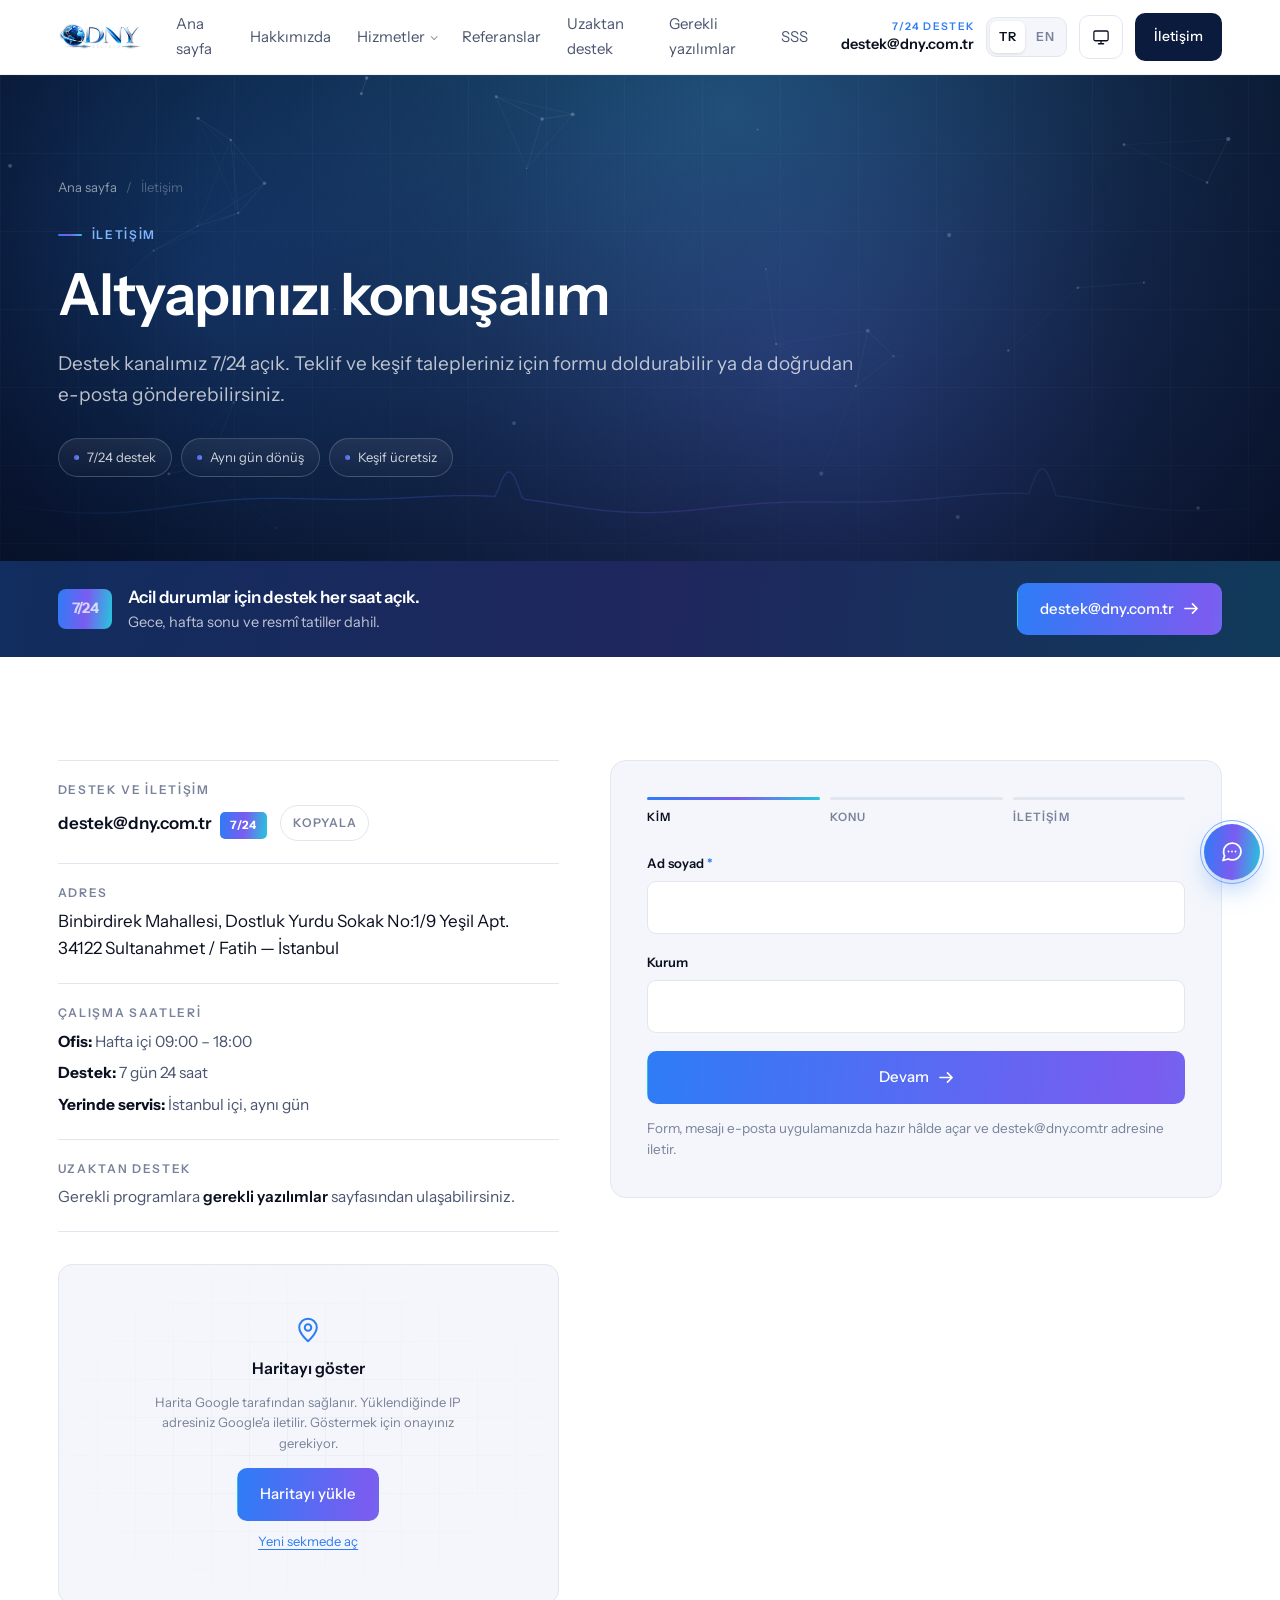
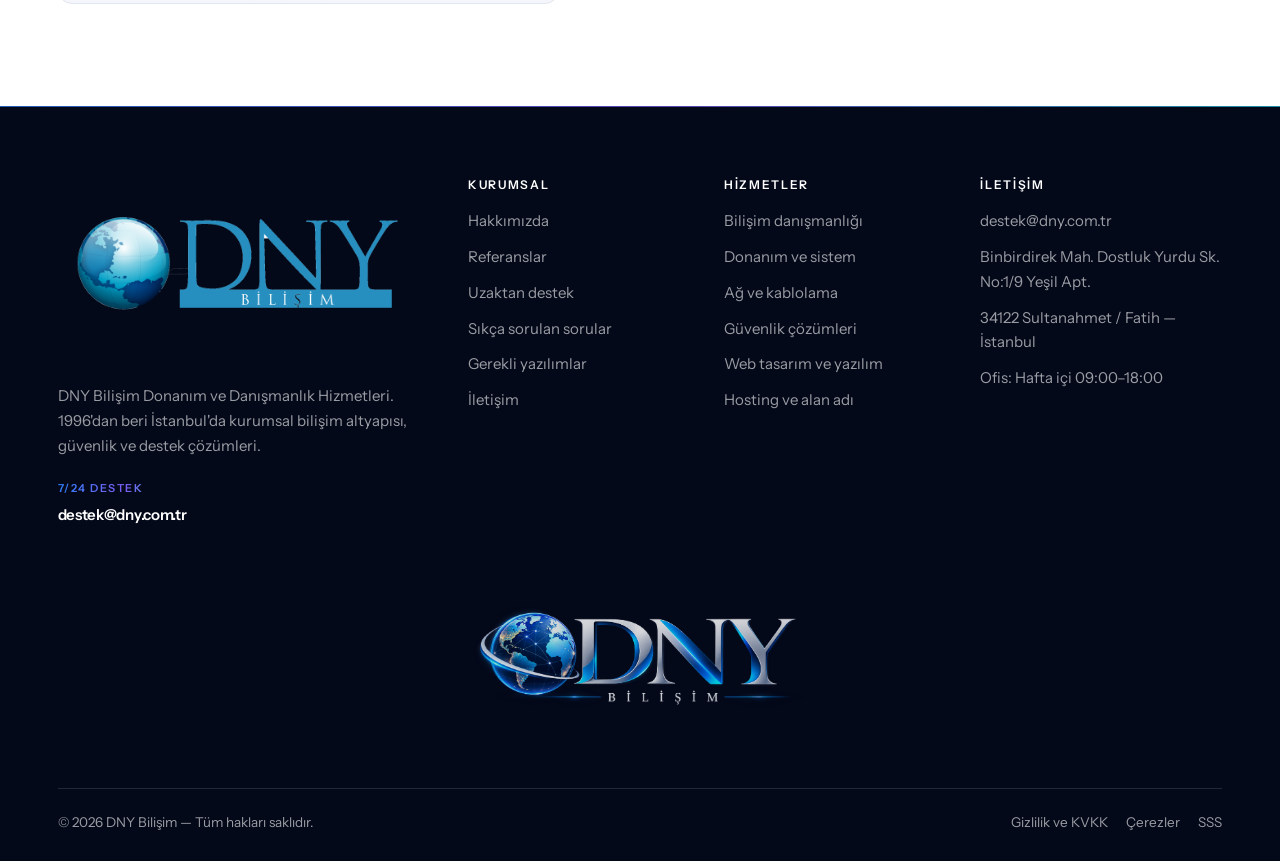
<file: iletisim.html>
<!DOCTYPE html>
<html lang="tr">
<head>
<meta charset="UTF-8">
<meta name="viewport" content="width=device-width, initial-scale=1, viewport-fit=cover">
<title>İletişim — DNY Bilişim | 7/24 destek destek@dny.com.tr</title>
<meta name="description" content="DNY Bilişim iletişim bilgileri: destek@dny.com.tr (7/24), Binbirdirek Mah. Dostluk Yurdu Sk. No:1/9, Sultanahmet / Fatih — İstanbul.">
<link rel="canonical" href="https://dny.com.tr/iletisim.html">
<link rel="alternate" hreflang="tr" href="https://dny.com.tr/iletisim.html">
<link rel="alternate" hreflang="en" href="https://dny.com.tr/iletisim.html?lang=en">
<link rel="alternate" hreflang="x-default" href="https://dny.com.tr/iletisim.html">
<meta property="og:title" content="İletişim — DNY Bilişim | 7/24 destek destek@dny.com.tr">
<meta property="og:description" content="DNY Bilişim iletişim bilgileri: destek@dny.com.tr (7/24), Binbirdirek Mah. Dostluk Yurdu Sk. No:1/9, Sultanahmet / Fatih — İstanbul.">
<meta property="og:type" content="website">
<meta property="og:url" content="https://dny.com.tr/">
<meta property="og:site_name" content="DNY Bilişim">
<meta property="og:locale" content="tr_TR">
<meta property="og:locale:alternate" content="en_US">
<meta property="og:image" content="https://dny.com.tr/assets/og-image.jpg">
<meta property="og:image:width" content="1200">
<meta property="og:image:height" content="630">
<meta name="twitter:card" content="summary_large_image">
<meta name="theme-color" content="#071129">
<meta name="color-scheme" content="light dark">
<script>(function(){var l=null;try{l=new URLSearchParams(location.search).get('lang')}catch(e){}
if(!l){try{l=localStorage.getItem('dny-lang')}catch(e){}}
if(l!=='en'&&l!=='tr'){l='tr'}
document.documentElement.setAttribute('lang',l);
if(l==='en'){document.documentElement.classList.add('i18n-wait');
setTimeout(function(){document.documentElement.classList.remove('i18n-wait')},1500)}})();</script>
<script>(function(){var m=null;try{m=localStorage.getItem('dny-theme')}catch(e){}
if(m!=='light'&&m!=='dark'){m='system'}
var d=m==='dark';
if(m==='system'){try{d=window.matchMedia('(prefers-color-scheme: dark)').matches}catch(e){d=false}}
var r=document.documentElement;r.setAttribute('data-theme-mode',m);r.setAttribute('data-theme',d?'dark':'light')})();</script>
<link rel="icon" href="assets/favicon.svg" type="image/svg+xml">
<link rel="preconnect" href="https://fonts.googleapis.com">
<link rel="preconnect" href="https://fonts.gstatic.com" crossorigin>
<link href="https://fonts.googleapis.com/css2?family=Instrument+Sans:ital,wght@0,400..700;1,400..700&family=Instrument+Serif:ital@0;1&display=swap" rel="stylesheet">
<link rel="stylesheet" href="assets/style.css">
</head>
<body>
<a class="skip" href="#icerik">İçeriğe atla</a>
<div class="progress"></div>

<header class="header">
  <div class="wrap header__in">
    <a href="index.html" class="brand" aria-label="DNY Bilişim — ana sayfa">
      <img src="assets/ardeko.png" srcset="assets/ardeko-320.png 320w, assets/ardeko.png 1983w" sizes="(max-width:560px) 120px, 180px" width="1983" height="793" alt="DNY Bilişim" data-logo data-logo-alt="assets/dny.png">
      <span class="brand__fallback" data-logo-fallback hidden><i></i>DNY</span>
    </a>
    <nav class="mainnav" aria-label="Ana menü">
      <a href="index.html">Ana sayfa</a>
      <a href="hakkimizda.html">Hakkımızda</a>
      <span class="has-menu">
        <a href="hizmetler.html">Hizmetler</a>
        <div class="megamenu">
          <a href="hizmetler.html#danismanlik">Bilişim danışmanlığı<small>Envanter, risk ve bütçe raporu</small></a>
          <a href="hizmetler.html#donanim">Donanım ve sistem<small>Sunucu, iş istasyonu, çevre birimi</small></a>
          <a href="hizmetler.html#ag">Ağ ve kablolama<small>Kablolama, switch, kablosuz ağ</small></a>
          <a href="hizmetler.html#guvenlik">Güvenlik çözümleri<small>Güvenlik duvarı, kamera, yetkiler</small></a>
          <a href="hizmetler.html#destek">Teknik destek<small>7/24 uzak ve yerinde müdahale</small></a>
          <a href="hizmetler.html#web">Web ve yazılım<small>Kurumsal site, e-ticaret, özel yazılım</small></a>
          <a href="hizmetler.html#hosting">Hosting ve alan adı<small>Barındırma, SSL, kurumsal e-posta</small></a>
          <a href="hizmetler.html#yedekleme">Yedekleme<small>Otomatik yedek, geri dönüş testi</small></a>
          <a class="all" href="hizmetler.html">Sekiz hizmetin tamamı <svg viewBox="0 0 16 16" fill="none"><path d="M1 8h13M9 3l5 5-5 5" stroke="currentColor" stroke-width="1.7" stroke-linecap="round" stroke-linejoin="round"/></svg></a>
        </div>
      </span>
      <a href="referanslar.html">Referanslar</a>
      <a href="uzaktan-destek.html">Uzaktan destek</a>
      <a href="gerekli-yazilimlar.html">Gerekli yazılımlar</a>
      <a href="sss.html">SSS</a>
    </nav>
    <div class="header__right">
      <a href="mailto:destek@dny.com.tr" class="header__mail"><span>7/24 destek</span>destek@dny.com.tr</a>
      <div class="langswitch" role="group" aria-label="Dil / Language">
        <button type="button" data-lang="tr" aria-pressed="true">TR</button>
        <button type="button" data-lang="en" aria-pressed="false">EN</button>
      </div>
      <button class="themetoggle" type="button" aria-label="Tema: sistem ayarı">
        <svg class="moon" viewBox="0 0 24 24" fill="none" stroke="currentColor" stroke-width="1.7" stroke-linecap="round" stroke-linejoin="round"><path d="M20.5 14.6A8.6 8.6 0 019.4 3.5a8.6 8.6 0 1011.1 11.1z"/></svg>
        <svg class="sys" viewBox="0 0 24 24" fill="none" stroke="currentColor" stroke-width="1.7" stroke-linecap="round" stroke-linejoin="round"><rect x="2.5" y="4" width="19" height="13" rx="2"/><path d="M8.5 21h7M12 17v4"/></svg>
        <svg class="sun" viewBox="0 0 24 24" fill="none" stroke="currentColor" stroke-width="1.7" stroke-linecap="round"><circle cx="12" cy="12" r="4.2"/><path d="M12 2.4v2.3M12 19.3v2.3M4.2 4.2l1.7 1.7M18.1 18.1l1.7 1.7M2.4 12h2.3M19.3 12h2.3M4.2 19.8l1.7-1.7M18.1 5.9l1.7-1.7"/></svg>
      </button>
      <a href="iletisim.html" class="btn btn--primary" aria-current="page">İletişim</a>
      <button class="hamburger" aria-label="Menüyü aç" aria-expanded="false"><i></i><i></i><i></i></button>
    </div>
  </div>
</header>

<nav class="drawer" aria-label="Mobil menü">
  <a class="drawer__link" href="index.html">Ana sayfa <svg viewBox="0 0 16 16" fill="none"><path d="M1 8h13M9 3l5 5-5 5" stroke="currentColor" stroke-width="1.6" stroke-linecap="round" stroke-linejoin="round"/></svg></a>
  <a class="drawer__link" href="hakkimizda.html">Hakkımızda <svg viewBox="0 0 16 16" fill="none"><path d="M1 8h13M9 3l5 5-5 5" stroke="currentColor" stroke-width="1.6" stroke-linecap="round" stroke-linejoin="round"/></svg></a>
  <a class="drawer__link" href="hizmetler.html">Hizmetler <svg viewBox="0 0 16 16" fill="none"><path d="M1 8h13M9 3l5 5-5 5" stroke="currentColor" stroke-width="1.6" stroke-linecap="round" stroke-linejoin="round"/></svg></a>
  <a class="drawer__link" href="referanslar.html">Referanslar <svg viewBox="0 0 16 16" fill="none"><path d="M1 8h13M9 3l5 5-5 5" stroke="currentColor" stroke-width="1.6" stroke-linecap="round" stroke-linejoin="round"/></svg></a>
  <a class="drawer__link" href="uzaktan-destek.html">Uzaktan destek <svg viewBox="0 0 16 16" fill="none"><path d="M1 8h13M9 3l5 5-5 5" stroke="currentColor" stroke-width="1.6" stroke-linecap="round" stroke-linejoin="round"/></svg></a>
  <a class="drawer__link" href="gerekli-yazilimlar.html">Gerekli yazılımlar <svg viewBox="0 0 16 16" fill="none"><path d="M1 8h13M9 3l5 5-5 5" stroke="currentColor" stroke-width="1.6" stroke-linecap="round" stroke-linejoin="round"/></svg></a>
  <a class="drawer__link" href="sss.html">Sıkça sorulan sorular <svg viewBox="0 0 16 16" fill="none"><path d="M1 8h13M9 3l5 5-5 5" stroke="currentColor" stroke-width="1.6" stroke-linecap="round" stroke-linejoin="round"/></svg></a>
  <a class="drawer__link" href="iletisim.html">İletişim <svg viewBox="0 0 16 16" fill="none"><path d="M1 8h13M9 3l5 5-5 5" stroke="currentColor" stroke-width="1.6" stroke-linecap="round" stroke-linejoin="round"/></svg></a>
  <div class="drawer__foot">
    <a href="mailto:destek@dny.com.tr" class="btn btn--grad">7/24 destek: destek@dny.com.tr</a>
    <a href="iletisim.html" class="btn btn--ghost">Teklif isteyin</a>
  </div>
  <div class="drawer__meta">
    Binbirdirek Mah. Dostluk Yurdu Sk. No:1/9<br>
    34122 Sultanahmet / Fatih — İstanbul
  </div>
</nav>

<aside class="rail" aria-hidden="true">
  <span class="rail__pct">%0</span>
  <div class="rail__line"></div>
  <div class="rail__fill"></div>
  <div class="rail__dot"></div>
  <div class="rail__sec"><b>Başlangıç</b></div>
</aside>

<main class="fade" id="icerik" tabindex="-1">

  <section class="pagehead on-dark" data-rail="İletişim">
    <canvas class="aurora" data-bg="flat" data-signal aria-hidden="true"></canvas>
    <div class="wrap pagehead__in" data-parallax>
      <nav class="crumb" aria-label="Sayfa yolu">
        <a href="index.html">Ana sayfa</a><span>/</span><span>İletişim</span>
      </nav>
      <span class="eyebrow">İletişim</span>
      <h1><span class="mask"><span>Altyapınızı konuşalım</span></span></h1>
      <p class="lead">Destek kanalımız 7/24 açık. Teklif ve keşif talepleriniz için formu doldurabilir ya da doğrudan e-posta gönderebilirsiniz.</p>
      <div class="pagehead__meta"><span>7/24 destek</span><span>Aynı gün dönüş</span><span>Keşif ücretsiz</span></div>
    </div>
  </section>

  <section class="support">
    <div class="wrap support__in">
      <div class="support__txt">
        <span class="support__badge">7/24</span>
        <span>
          <strong>Acil durumlar için destek her saat açık.</strong>
          <span>Gece, hafta sonu ve resmî tatiller dahil.</span>
        </span>
      </div>
      <a href="mailto:destek@dny.com.tr" class="btn btn--grad">destek@dny.com.tr <svg viewBox="0 0 16 16" fill="none"><path d="M1 8h13M9 3l5 5-5 5" stroke="currentColor" stroke-width="1.7" stroke-linecap="round" stroke-linejoin="round"/></svg></a>
    </div>
  </section>

  <section class="section">
    <div class="wrap">
      <div class="contact">
        <div data-reveal>
          <div class="info">
            <div class="info__row">
              <h4>Destek ve iletişim</h4>
              <a href="mailto:destek@dny.com.tr">destek@dny.com.tr</a><span class="tag">7/24</span>
              <button class="copy" data-copy="destek@dny.com.tr">kopyala</button>
            </div>
            <div class="info__row">
              <h4>Adres</h4>
              <p>Binbirdirek Mahallesi, Dostluk Yurdu Sokak No:1/9 Yeşil Apt.<br>34122 Sultanahmet / Fatih — İstanbul</p>
            </div>
            <div class="info__row">
              <h4>Çalışma saatleri</h4>
              <div class="hours">
                <span><strong>Ofis:</strong> Hafta içi 09:00 – 18:00</span>
                <span><strong>Destek:</strong> 7 gün 24 saat</span>
                <span><strong>Yerinde servis:</strong> İstanbul içi, aynı gün</span>
              </div>
            </div>
            <div class="info__row">
              <h4>Uzaktan destek</h4>
              <p style="font-size:15.5px;color:var(--text)">Gerekli programlara <a href="gerekli-yazilimlar.html" style="font-size:inherit">gerekli yazılımlar</a> sayfasından ulaşabilirsiniz.</p>
            </div>
          </div>

          <div class="map map--onay" style="margin-top:32px" data-map
            data-src="https://maps.google.com/maps?q=Binbirdirek%20Mahallesi%20Dostluk%20Yurdu%20Sokak%20No%3A1%20Fatih%20%C4%B0stanbul&z=16&output=embed">
            <div class="map__ask">
              <svg viewBox="0 0 24 24" fill="none" stroke="currentColor" stroke-width="1.6" stroke-linecap="round" stroke-linejoin="round"><path d="M12 21s7-6.2 7-11a7 7 0 10-14 0c0 4.8 7 11 7 11z"/><circle cx="12" cy="10" r="2.6"/></svg>
              <b>Haritayı göster</b>
              <span>Harita Google tarafından sağlanır. Yüklendiğinde IP adresiniz Google'a iletilir. Göstermek için onayınız gerekiyor.</span>
              <button type="button" class="btn btn--grad">Haritayı yükle</button>
              <a href="https://www.google.com/maps/search/?api=1&query=Binbirdirek+Mahallesi+Dostluk+Yurdu+Sokak+No:1+Fatih+İstanbul" target="_blank" rel="noopener noreferrer">Yeni sekmede aç</a>
            </div>
          </div>
        </div>

        <div data-reveal="100">
          <form class="form" id="iletisimForm" novalidate data-steps>
            <div class="fsteps" aria-hidden="true">
              <div class="fstep is-on" data-fstep="0"><i></i><span>Kim</span></div>
              <div class="fstep" data-fstep="1"><i></i><span>Konu</span></div>
              <div class="fstep" data-fstep="2"><i></i><span>İletişim</span></div>
            </div>

            <div class="fpanel is-on" data-panel="0">
              <div class="field">
                <label for="ad">Ad soyad <i>*</i></label>
                <input id="ad" name="ad" type="text" autocomplete="name">
                <span class="field__err">Lütfen adınızı yazın.</span>
              </div>
              <div class="field">
                <label for="kurum">Kurum</label>
                <input id="kurum" name="kurum" type="text" autocomplete="organization">
              </div>
            </div>

            <div class="fpanel" data-panel="1">
              <div class="field">
                <label for="konu">Konu</label>
                <select id="konu" name="konu">
            <option value="Genel bilgi">Genel bilgi</option>
            <option value="Bilişim danışmanlığı">Bilişim danışmanlığı</option>
            <option value="Donanım ve sistem kurulumu">Donanım ve sistem kurulumu</option>
            <option value="Ağ ve kablolama">Ağ ve kablolama</option>
            <option value="Güvenlik çözümleri">Güvenlik çözümleri</option>
            <option value="Teknik destek ve bakım">Teknik destek ve bakım</option>
            <option value="Web tasarım ve yazılım">Web tasarım ve yazılım</option>
            <option value="Hosting ve alan adı">Hosting ve alan adı</option>
            <option value="Yedekleme ve iş sürekliliği">Yedekleme ve iş sürekliliği</option>
                </select>
              </div>
              <div class="field">
                <label for="mesaj">Mesajınız <i>*</i></label>
                <textarea id="mesaj" name="mesaj" rows="5"></textarea>
                <span class="field__err">Lütfen kısaca ne konuda yardım istediğinizi yazın.</span>
              </div>
            </div>

            <div class="fpanel" data-panel="2">
              <div class="field">
                <label for="eposta">E-posta <i>*</i></label>
                <input id="eposta" name="eposta" type="email" autocomplete="email">
                <span class="field__err">Geçerli bir e-posta adresi yazın.</span>
              </div>
              <div class="field">
                <label for="telefon">Telefon</label>
                <input id="telefon" name="telefon" type="tel" autocomplete="tel">
              </div>
            </div>

            <div class="fnav">
              <button type="button" class="btn btn--ghost btn--back" data-fback hidden>Geri</button>
              <button type="button" class="btn btn--grad" data-fnext>Devam <svg viewBox="0 0 16 16" fill="none"><path d="M1 8h13M9 3l5 5-5 5" stroke="currentColor" stroke-width="1.7" stroke-linecap="round" stroke-linejoin="round"/></svg></button>
              <button type="submit" class="btn btn--grad" data-fsend hidden>Mesajı gönder <svg viewBox="0 0 16 16" fill="none"><path d="M1 8h13M9 3l5 5-5 5" stroke="currentColor" stroke-width="1.7" stroke-linecap="round" stroke-linejoin="round"/></svg></button>
            </div>

            <p class="form__note">Form, mesajı e-posta uygulamanızda hazır hâlde açar ve destek@dny.com.tr adresine iletir.</p>
            <div class="form__ok">E-posta uygulamanız açıldı. Gönder tuşuna bastığınızda mesaj bize ulaşacak. Açılmadıysa doğrudan <a href="mailto:destek@dny.com.tr" style="color:inherit;text-decoration:underline">destek@dny.com.tr</a> adresine yazabilirsiniz.</div>
          </form>
        </div>
      </div>
    </div>
  </section>

</main>

<footer class="footer">
  <div class="wrap">
    <div class="footer__grid">
      <div>
        <img src="assets/dny.png" alt="DNY Bilişim" data-logo data-logo-alt="assets/ardeko.png">
        <span class="brand__fallback" data-logo-fallback hidden><i></i>DNY</span>
        <p class="footer__about">DNY Bilişim Donanım ve Danışmanlık Hizmetleri. 1996'dan beri İstanbul'da kurumsal bilişim altyapısı, güvenlik ve destek çözümleri.</p>
        <a href="mailto:destek@dny.com.tr" class="footer__mail"><small>7/24 destek</small>destek@dny.com.tr</a>
      </div>
      <div>
        <h4>Kurumsal</h4>
        <ul>
          <li><a href="hakkimizda.html">Hakkımızda</a></li>
          <li><a href="referanslar.html">Referanslar</a></li>
          <li><a href="uzaktan-destek.html">Uzaktan destek</a></li>
          <li><a href="sss.html">Sıkça sorulan sorular</a></li>
          <li><a href="gerekli-yazilimlar.html">Gerekli yazılımlar</a></li>
          <li><a href="iletisim.html">İletişim</a></li>
        </ul>
      </div>
      <div>
        <h4>Hizmetler</h4>
        <ul>
          <li><a href="hizmetler.html#danismanlik">Bilişim danışmanlığı</a></li>
          <li><a href="hizmetler.html#donanim">Donanım ve sistem</a></li>
          <li><a href="hizmetler.html#ag">Ağ ve kablolama</a></li>
          <li><a href="hizmetler.html#guvenlik">Güvenlik çözümleri</a></li>
          <li><a href="hizmetler.html#web">Web tasarım ve yazılım</a></li>
          <li><a href="hizmetler.html#hosting">Hosting ve alan adı</a></li>
        </ul>
      </div>
      <div>
        <h4>İletişim</h4>
        <ul>
          <li><a href="mailto:destek@dny.com.tr">destek@dny.com.tr</a></li>
          <li>Binbirdirek Mah. Dostluk Yurdu Sk. No:1/9 Yeşil Apt.</li>
          <li>34122 Sultanahmet / Fatih — İstanbul</li>
          <li>Ofis: Hafta içi 09:00–18:00</li>
        </ul>
      </div>
    </div>

    <div class="wordmark">
  <img src="assets/ardeko.png" srcset="assets/ardeko-320.png 320w, assets/ardeko.png 1983w" sizes="(max-width:640px) 260px, 340px" width="1983" height="793" alt="Ardeko" loading="lazy" style="max-width:340px;width:100%;height:auto;margin:0 auto;opacity:.85">
</div>

    <div class="footer__bar">
      <span>© <span data-year>2026</span> DNY Bilişim — Tüm hakları saklıdır.</span>
      <span class="footer__yasal"><a href="gizlilik.html">Gizlilik ve KVKK</a><a href="cerez.html">Çerezler</a><a href="sss.html">SSS</a></span>
    </div>
  </div>
</footer>

<button class="totop" type="button" aria-label="Başa dön">
  <svg viewBox="0 0 16 16" fill="none"><path d="M8 14V2M3 7l5-5 5 5" stroke="currentColor" stroke-width="1.7" stroke-linecap="round" stroke-linejoin="round"/></svg>
</button>

<a href="mailto:destek@dny.com.tr" class="callbar">Destek için yazın — destek@dny.com.tr</a>

<script src="assets/i18n.js"></script>
<script src="assets/status.js"></script>
<!-- SUNUM İÇİN ÖRNEK VERİ — yayına alırken bu satırı silin -->
<script src="assets/durum-demo.js"></script>
<script src="assets/main.js"></script>
<script src="assets/shader-bg.js"></script>
<script src="assets/assistant.js"></script>
</body>
</html>
</file>
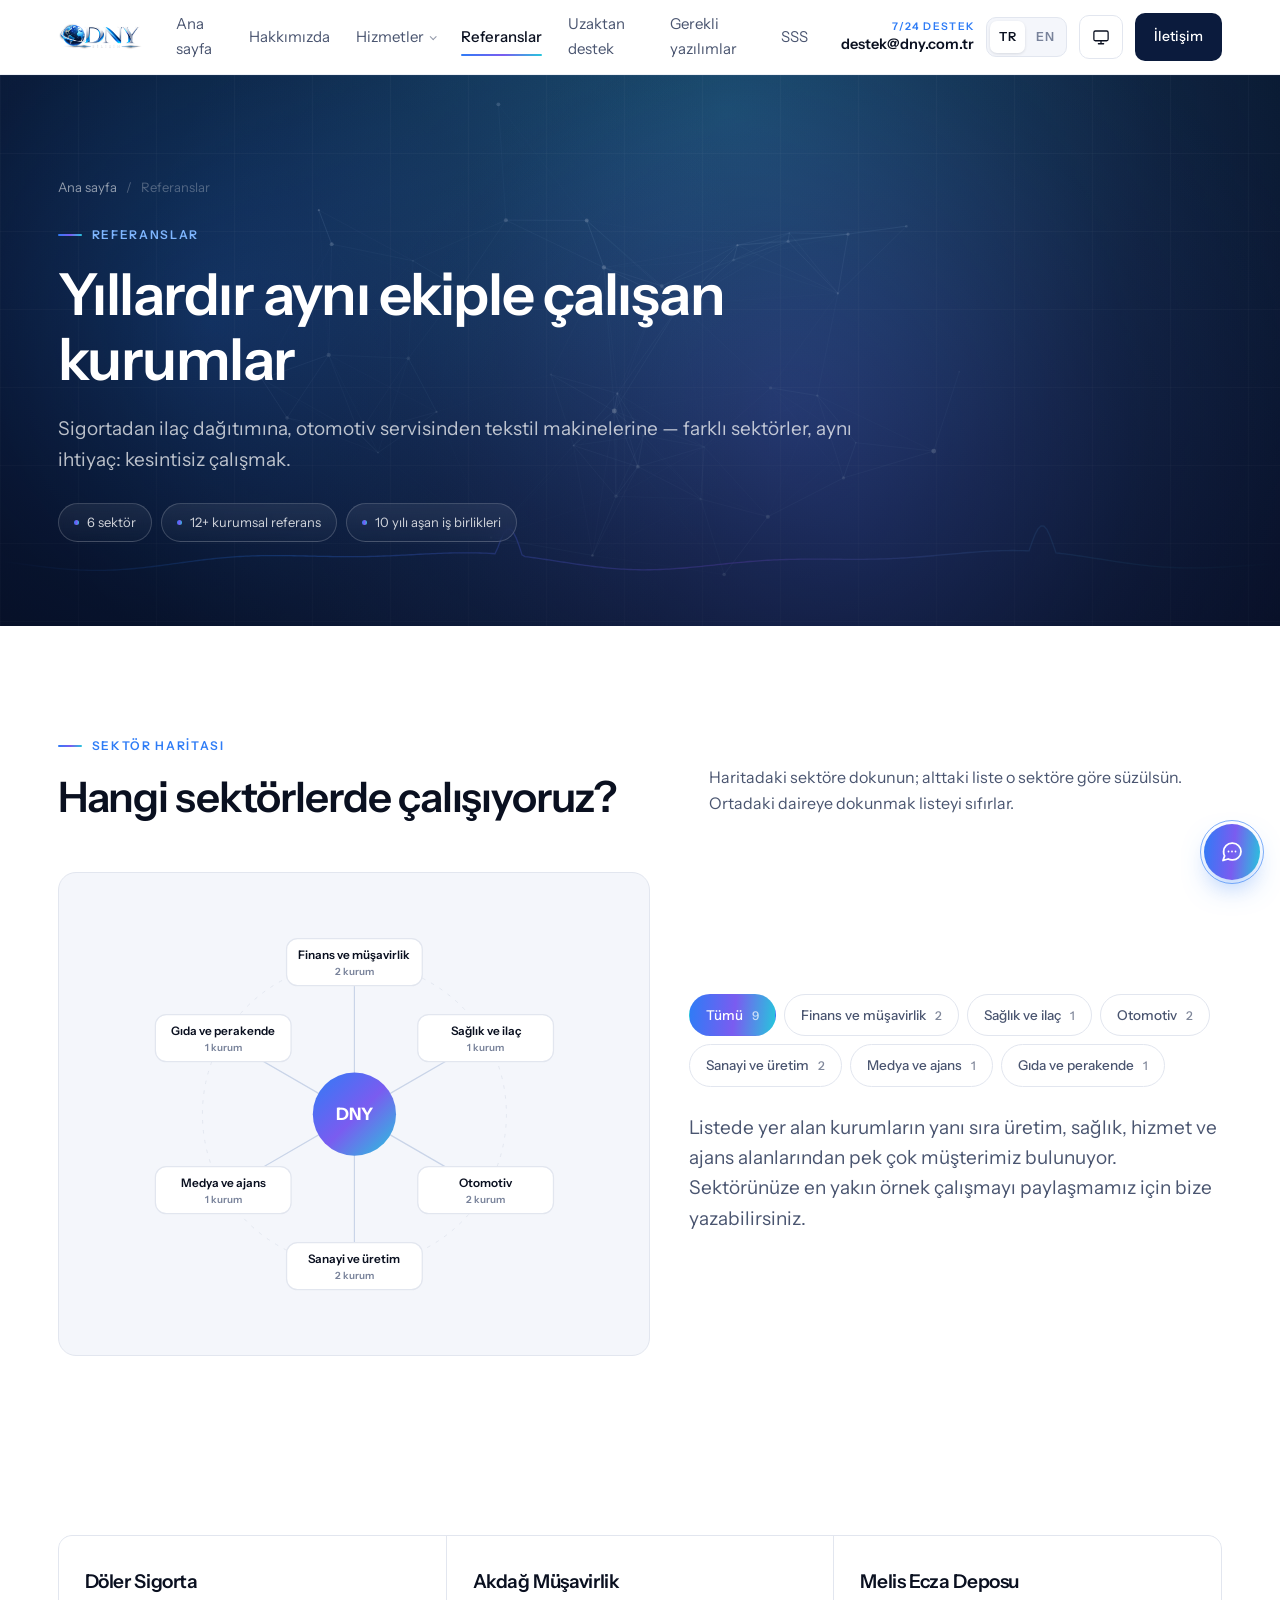
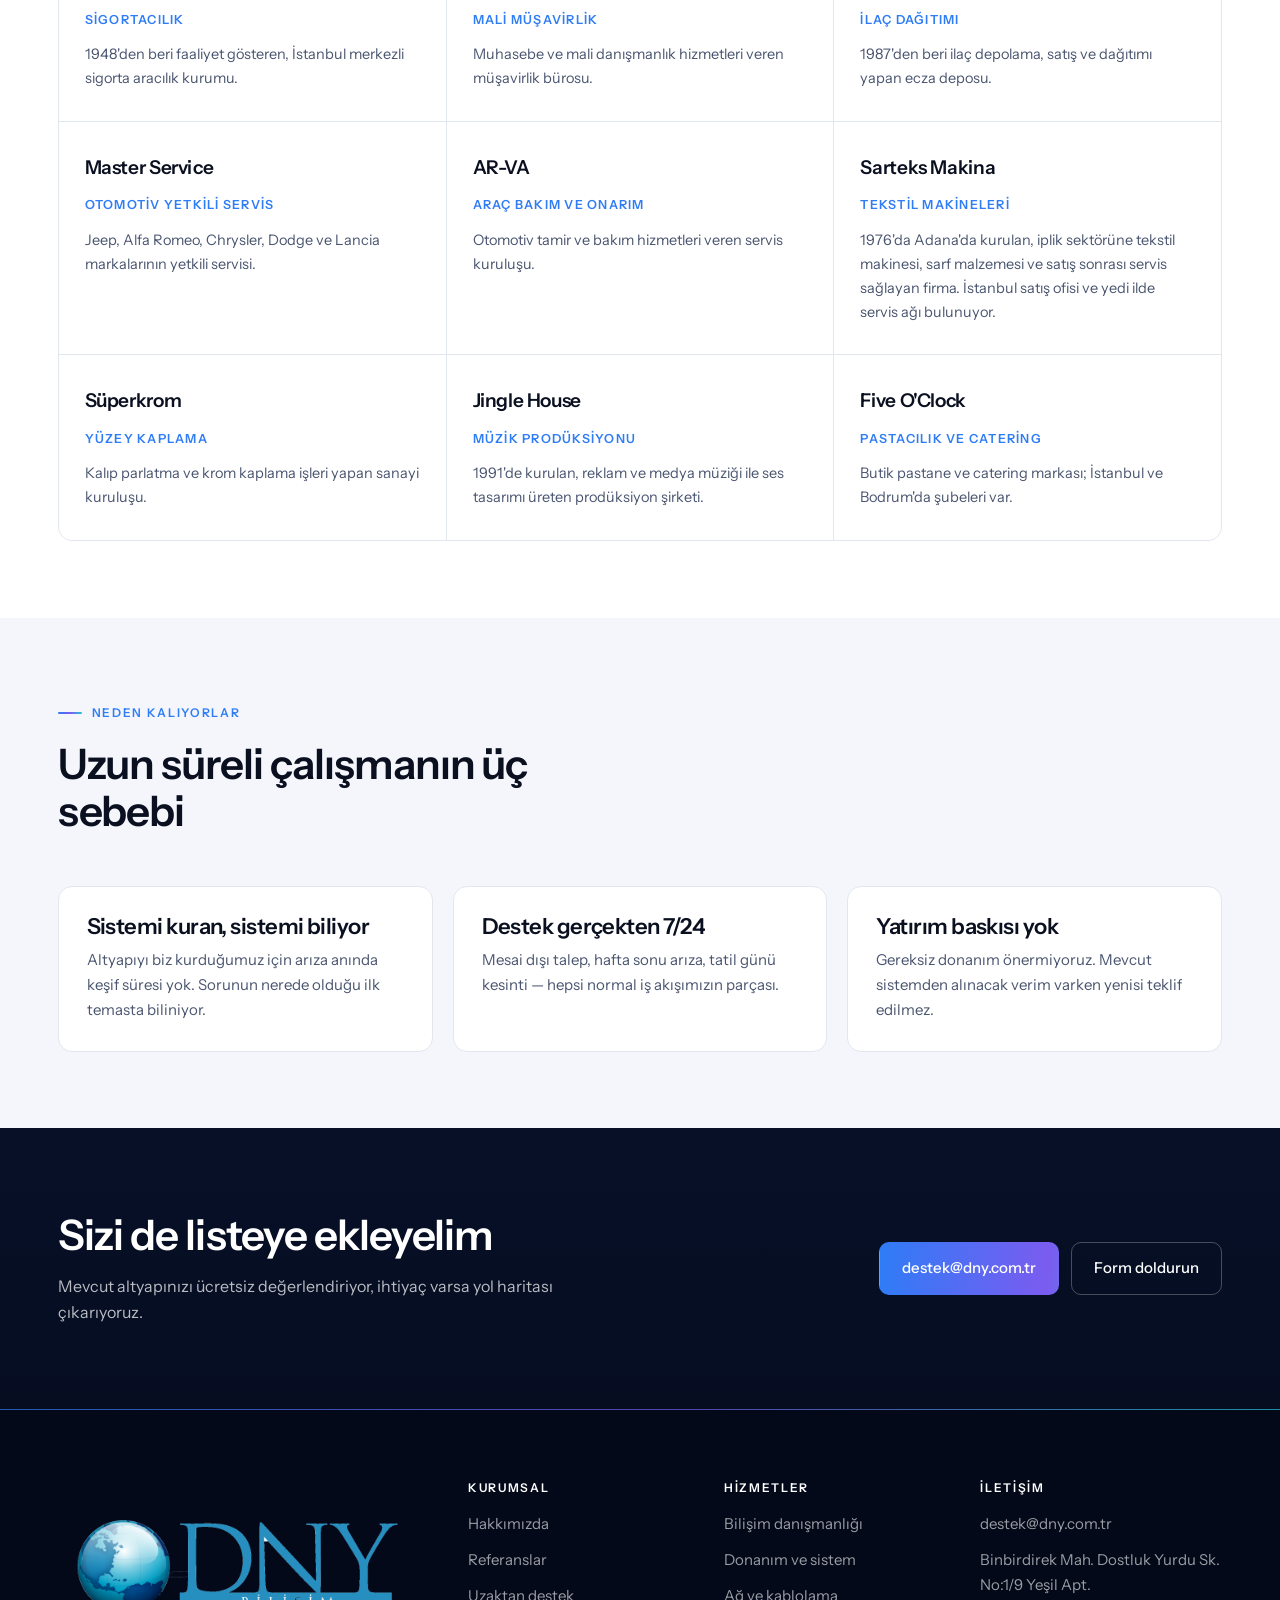
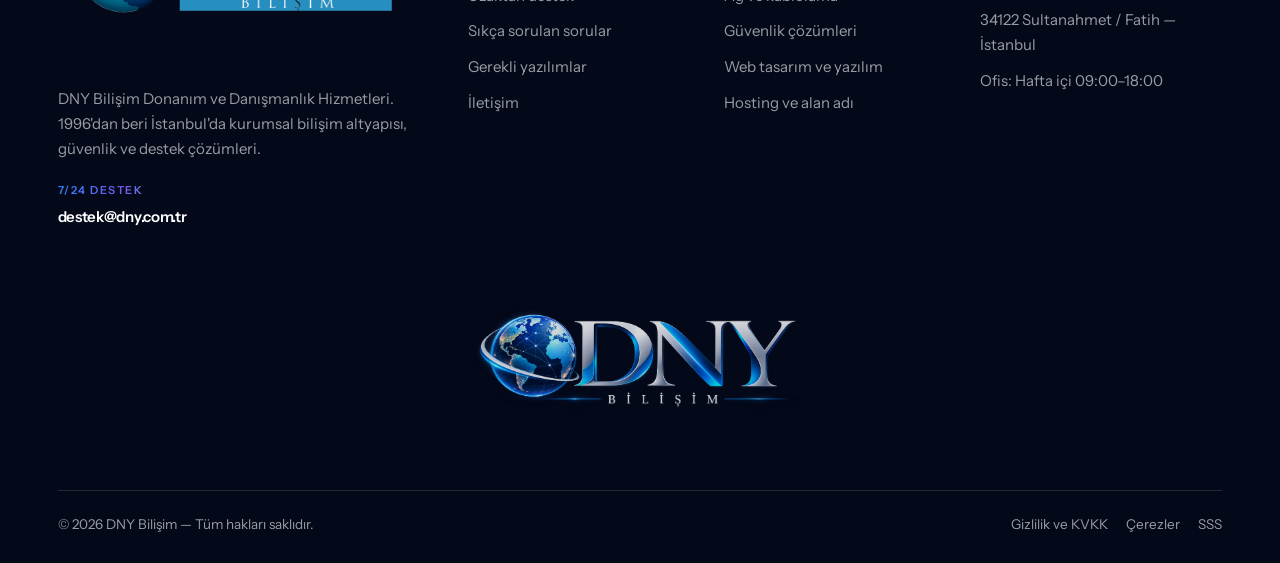
<file: referanslar.html>
<!DOCTYPE html>
<html lang="tr">
<head>
<meta charset="UTF-8">
<meta name="viewport" content="width=device-width, initial-scale=1, viewport-fit=cover">
<title>Referanslar — DNY Bilişim | Birlikte çalıştığımız kurumlar</title>
<meta name="description" content="Döler Sigorta, Melis Ecza Deposu, Master Service, AR-VA, Jingle House, Five O'Clock, Sarteks ve daha fazlası: DNY Bilişim referansları.">
<link rel="canonical" href="https://dny.com.tr/referanslar.html">
<link rel="alternate" hreflang="tr" href="https://dny.com.tr/referanslar.html">
<link rel="alternate" hreflang="en" href="https://dny.com.tr/referanslar.html?lang=en">
<link rel="alternate" hreflang="x-default" href="https://dny.com.tr/referanslar.html">
<meta property="og:title" content="Referanslar — DNY Bilişim | Birlikte çalıştığımız kurumlar">
<meta property="og:description" content="Döler Sigorta, Melis Ecza Deposu, Master Service, AR-VA, Jingle House, Five O'Clock, Sarteks ve daha fazlası: DNY Bilişim referansları.">
<meta property="og:type" content="website">
<meta property="og:url" content="https://dny.com.tr/">
<meta property="og:site_name" content="DNY Bilişim">
<meta property="og:locale" content="tr_TR">
<meta property="og:locale:alternate" content="en_US">
<meta property="og:image" content="https://dny.com.tr/assets/og-image.jpg">
<meta property="og:image:width" content="1200">
<meta property="og:image:height" content="630">
<meta name="twitter:card" content="summary_large_image">
<meta name="theme-color" content="#071129">
<meta name="color-scheme" content="light dark">
<script>(function(){var l=null;try{l=new URLSearchParams(location.search).get('lang')}catch(e){}
if(!l){try{l=localStorage.getItem('dny-lang')}catch(e){}}
if(l!=='en'&&l!=='tr'){l='tr'}
document.documentElement.setAttribute('lang',l);
if(l==='en'){document.documentElement.classList.add('i18n-wait');
setTimeout(function(){document.documentElement.classList.remove('i18n-wait')},1500)}})();</script>
<script>(function(){var m=null;try{m=localStorage.getItem('dny-theme')}catch(e){}
if(m!=='light'&&m!=='dark'){m='system'}
var d=m==='dark';
if(m==='system'){try{d=window.matchMedia('(prefers-color-scheme: dark)').matches}catch(e){d=false}}
var r=document.documentElement;r.setAttribute('data-theme-mode',m);r.setAttribute('data-theme',d?'dark':'light')})();</script>
<link rel="icon" href="assets/favicon.svg" type="image/svg+xml">
<link rel="preconnect" href="https://fonts.googleapis.com">
<link rel="preconnect" href="https://fonts.gstatic.com" crossorigin>
<link href="https://fonts.googleapis.com/css2?family=Instrument+Sans:ital,wght@0,400..700;1,400..700&family=Instrument+Serif:ital@0;1&display=swap" rel="stylesheet">
<link rel="stylesheet" href="assets/style.css">
</head>
<body>
<a class="skip" href="#icerik">İçeriğe atla</a>
<div class="progress"></div>

<header class="header">
  <div class="wrap header__in">
    <a href="index.html" class="brand" aria-label="DNY Bilişim — ana sayfa">
      <img src="assets/ardeko.png" srcset="assets/ardeko-320.png 320w, assets/ardeko.png 1983w" sizes="(max-width:560px) 120px, 180px" width="1983" height="793" alt="DNY Bilişim" data-logo data-logo-alt="assets/dny.png">
      <span class="brand__fallback" data-logo-fallback hidden><i></i>DNY</span>
    </a>
    <nav class="mainnav" aria-label="Ana menü">
      <a href="index.html">Ana sayfa</a>
      <a href="hakkimizda.html">Hakkımızda</a>
      <span class="has-menu">
        <a href="hizmetler.html">Hizmetler</a>
        <div class="megamenu">
          <a href="hizmetler.html#danismanlik">Bilişim danışmanlığı<small>Envanter, risk ve bütçe raporu</small></a>
          <a href="hizmetler.html#donanim">Donanım ve sistem<small>Sunucu, iş istasyonu, çevre birimi</small></a>
          <a href="hizmetler.html#ag">Ağ ve kablolama<small>Kablolama, switch, kablosuz ağ</small></a>
          <a href="hizmetler.html#guvenlik">Güvenlik çözümleri<small>Güvenlik duvarı, kamera, yetkiler</small></a>
          <a href="hizmetler.html#destek">Teknik destek<small>7/24 uzak ve yerinde müdahale</small></a>
          <a href="hizmetler.html#web">Web ve yazılım<small>Kurumsal site, e-ticaret, özel yazılım</small></a>
          <a href="hizmetler.html#hosting">Hosting ve alan adı<small>Barındırma, SSL, kurumsal e-posta</small></a>
          <a href="hizmetler.html#yedekleme">Yedekleme<small>Otomatik yedek, geri dönüş testi</small></a>
          <a class="all" href="hizmetler.html">Sekiz hizmetin tamamı <svg viewBox="0 0 16 16" fill="none"><path d="M1 8h13M9 3l5 5-5 5" stroke="currentColor" stroke-width="1.7" stroke-linecap="round" stroke-linejoin="round"/></svg></a>
        </div>
      </span>
      <a href="referanslar.html" aria-current="page">Referanslar</a>
      <a href="uzaktan-destek.html">Uzaktan destek</a>
      <a href="gerekli-yazilimlar.html">Gerekli yazılımlar</a>
      <a href="sss.html">SSS</a>
    </nav>
    <div class="header__right">
      <a href="mailto:destek@dny.com.tr" class="header__mail"><span>7/24 destek</span>destek@dny.com.tr</a>
      <div class="langswitch" role="group" aria-label="Dil / Language">
        <button type="button" data-lang="tr" aria-pressed="true">TR</button>
        <button type="button" data-lang="en" aria-pressed="false">EN</button>
      </div>
      <button class="themetoggle" type="button" aria-label="Tema: sistem ayarı">
        <svg class="moon" viewBox="0 0 24 24" fill="none" stroke="currentColor" stroke-width="1.7" stroke-linecap="round" stroke-linejoin="round"><path d="M20.5 14.6A8.6 8.6 0 019.4 3.5a8.6 8.6 0 1011.1 11.1z"/></svg>
        <svg class="sys" viewBox="0 0 24 24" fill="none" stroke="currentColor" stroke-width="1.7" stroke-linecap="round" stroke-linejoin="round"><rect x="2.5" y="4" width="19" height="13" rx="2"/><path d="M8.5 21h7M12 17v4"/></svg>
        <svg class="sun" viewBox="0 0 24 24" fill="none" stroke="currentColor" stroke-width="1.7" stroke-linecap="round"><circle cx="12" cy="12" r="4.2"/><path d="M12 2.4v2.3M12 19.3v2.3M4.2 4.2l1.7 1.7M18.1 18.1l1.7 1.7M2.4 12h2.3M19.3 12h2.3M4.2 19.8l1.7-1.7M18.1 5.9l1.7-1.7"/></svg>
      </button>
      <a href="iletisim.html" class="btn btn--primary">İletişim</a>
      <button class="hamburger" aria-label="Menüyü aç" aria-expanded="false"><i></i><i></i><i></i></button>
    </div>
  </div>
</header>

<nav class="drawer" aria-label="Mobil menü">
  <a class="drawer__link" href="index.html">Ana sayfa <svg viewBox="0 0 16 16" fill="none"><path d="M1 8h13M9 3l5 5-5 5" stroke="currentColor" stroke-width="1.6" stroke-linecap="round" stroke-linejoin="round"/></svg></a>
  <a class="drawer__link" href="hakkimizda.html">Hakkımızda <svg viewBox="0 0 16 16" fill="none"><path d="M1 8h13M9 3l5 5-5 5" stroke="currentColor" stroke-width="1.6" stroke-linecap="round" stroke-linejoin="round"/></svg></a>
  <a class="drawer__link" href="hizmetler.html">Hizmetler <svg viewBox="0 0 16 16" fill="none"><path d="M1 8h13M9 3l5 5-5 5" stroke="currentColor" stroke-width="1.6" stroke-linecap="round" stroke-linejoin="round"/></svg></a>
  <a class="drawer__link" href="referanslar.html">Referanslar <svg viewBox="0 0 16 16" fill="none"><path d="M1 8h13M9 3l5 5-5 5" stroke="currentColor" stroke-width="1.6" stroke-linecap="round" stroke-linejoin="round"/></svg></a>
  <a class="drawer__link" href="uzaktan-destek.html">Uzaktan destek <svg viewBox="0 0 16 16" fill="none"><path d="M1 8h13M9 3l5 5-5 5" stroke="currentColor" stroke-width="1.6" stroke-linecap="round" stroke-linejoin="round"/></svg></a>
  <a class="drawer__link" href="gerekli-yazilimlar.html">Gerekli yazılımlar <svg viewBox="0 0 16 16" fill="none"><path d="M1 8h13M9 3l5 5-5 5" stroke="currentColor" stroke-width="1.6" stroke-linecap="round" stroke-linejoin="round"/></svg></a>
  <a class="drawer__link" href="sss.html">Sıkça sorulan sorular <svg viewBox="0 0 16 16" fill="none"><path d="M1 8h13M9 3l5 5-5 5" stroke="currentColor" stroke-width="1.6" stroke-linecap="round" stroke-linejoin="round"/></svg></a>
  <a class="drawer__link" href="iletisim.html">İletişim <svg viewBox="0 0 16 16" fill="none"><path d="M1 8h13M9 3l5 5-5 5" stroke="currentColor" stroke-width="1.6" stroke-linecap="round" stroke-linejoin="round"/></svg></a>
  <div class="drawer__foot">
    <a href="mailto:destek@dny.com.tr" class="btn btn--grad">7/24 destek: destek@dny.com.tr</a>
    <a href="iletisim.html" class="btn btn--ghost">Teklif isteyin</a>
  </div>
  <div class="drawer__meta">
    Binbirdirek Mah. Dostluk Yurdu Sk. No:1/9<br>
    34122 Sultanahmet / Fatih — İstanbul
  </div>
</nav>

<aside class="rail" aria-hidden="true">
  <span class="rail__pct">%0</span>
  <div class="rail__line"></div>
  <div class="rail__fill"></div>
  <div class="rail__dot"></div>
  <div class="rail__sec"><b>Başlangıç</b></div>
</aside>

<main class="fade" id="icerik" tabindex="-1">

  <section class="pagehead on-dark" data-rail="Referanslar">
    <canvas class="aurora" data-signal aria-hidden="true"></canvas>
    <div class="wrap pagehead__in" data-parallax>
      <nav class="crumb" aria-label="Sayfa yolu">
        <a href="index.html">Ana sayfa</a><span>/</span><span>Referanslar</span>
      </nav>
      <span class="eyebrow">Referanslar</span>
      <h1><span class="mask"><span>Yıllardır aynı ekiple çalışan kurumlar</span></span></h1>
      <p class="lead">Sigortadan ilaç dağıtımına, otomotiv servisinden tekstil makinelerine — farklı sektörler, aynı ihtiyaç: kesintisiz çalışmak.</p>
      <div class="pagehead__meta"><span>6 sektör</span><span>12+ kurumsal referans</span><span>10 yılı aşan iş birlikleri</span></div>
    </div>
  </section>

  <section class="section" data-rail="Sektör haritası">
    <div class="wrap">
      <div class="head head--split" data-reveal>
        <div><span class="eyebrow">Sektör haritası</span><h2>Hangi sektörlerde çalışıyoruz?</h2></div>
        <p>Haritadaki sektöre dokunun; alttaki liste o sektöre göre süzülsün. Ortadaki daireye dokunmak listeyi sıfırlar.</p>
      </div>

      <div class="secmap">
        <div class="secmap__stage" data-reveal>
          <svg class="secmap__svg" viewBox="0 0 600 480" role="group" aria-label="Sektör haritası">
            <defs><linearGradient id="secGrad" x1="0" y1="0" x2="1" y2="1">
              <stop offset="0%" stop-color="#2E7CF6"/><stop offset="52%" stop-color="#7A5CF0"/>
              <stop offset="100%" stop-color="#26C6DC"/></linearGradient></defs>
            <circle class="orbit" cx="300" cy="240" r="168"/>
        <path class="spoke" data-spoke="finans" d="M300 240 L300 72"/>
        <path class="spoke" data-spoke="saglik" d="M300 240 L445 156"/>
        <path class="spoke" data-spoke="otomotiv" d="M300 240 L445 324"/>
        <path class="spoke" data-spoke="sanayi" d="M300 240 L300 408"/>
        <path class="spoke" data-spoke="medya" d="M300 240 L155 324"/>
        <path class="spoke" data-spoke="gida" d="M300 240 L155 156"/>
        <circle class="pip" r="3" style="offset-path:path('M300 240 L300 72');animation-delay:0.0s"/>
        <circle class="pip" r="3" style="offset-path:path('M300 240 L445 156');animation-delay:0.7s"/>
        <circle class="pip" r="3" style="offset-path:path('M300 240 L445 324');animation-delay:1.4s"/>
        <circle class="pip" r="3" style="offset-path:path('M300 240 L300 408');animation-delay:2.1s"/>
        <circle class="pip" r="3" style="offset-path:path('M300 240 L155 324');animation-delay:2.8s"/>
        <circle class="pip" r="3" style="offset-path:path('M300 240 L155 156');animation-delay:3.5s"/>
        <g class="secnode" data-sector="finans" tabindex="0" role="button" aria-label="Finans ve müşavirlik">
          <rect class="bg" x="225" y="46" width="150" height="52" rx="12"/>
          <text class="tx" x="300" y="69" text-anchor="middle">Finans ve müşavirlik</text>
          <text class="ct" x="300" y="86" text-anchor="middle">2 <tspan data-i18n-word="kurum">kurum</tspan></text>
        </g>
        <g class="secnode" data-sector="saglik" tabindex="0" role="button" aria-label="Sağlık ve ilaç">
          <rect class="bg" x="370" y="130" width="150" height="52" rx="12"/>
          <text class="tx" x="445" y="153" text-anchor="middle">Sağlık ve ilaç</text>
          <text class="ct" x="445" y="170" text-anchor="middle">1 <tspan data-i18n-word="kurum">kurum</tspan></text>
        </g>
        <g class="secnode" data-sector="otomotiv" tabindex="0" role="button" aria-label="Otomotiv">
          <rect class="bg" x="370" y="298" width="150" height="52" rx="12"/>
          <text class="tx" x="445" y="321" text-anchor="middle">Otomotiv</text>
          <text class="ct" x="445" y="338" text-anchor="middle">2 <tspan data-i18n-word="kurum">kurum</tspan></text>
        </g>
        <g class="secnode" data-sector="sanayi" tabindex="0" role="button" aria-label="Sanayi ve üretim">
          <rect class="bg" x="225" y="382" width="150" height="52" rx="12"/>
          <text class="tx" x="300" y="405" text-anchor="middle">Sanayi ve üretim</text>
          <text class="ct" x="300" y="422" text-anchor="middle">2 <tspan data-i18n-word="kurum">kurum</tspan></text>
        </g>
        <g class="secnode" data-sector="medya" tabindex="0" role="button" aria-label="Medya ve ajans">
          <rect class="bg" x="80" y="298" width="150" height="52" rx="12"/>
          <text class="tx" x="155" y="321" text-anchor="middle">Medya ve ajans</text>
          <text class="ct" x="155" y="338" text-anchor="middle">1 <tspan data-i18n-word="kurum">kurum</tspan></text>
        </g>
        <g class="secnode" data-sector="gida" tabindex="0" role="button" aria-label="Gıda ve perakende">
          <rect class="bg" x="80" y="130" width="150" height="52" rx="12"/>
          <text class="tx" x="155" y="153" text-anchor="middle">Gıda ve perakende</text>
          <text class="ct" x="155" y="170" text-anchor="middle">1 <tspan data-i18n-word="kurum">kurum</tspan></text>
        </g>
            <g class="secnode" data-sector="all" tabindex="0" role="button" aria-label="Tümü">
              <circle class="hub" cx="300" cy="240" r="46"/>
              <text class="hubtx" x="300" y="247" text-anchor="middle">DNY</text>
            </g>
          </svg>
        </div>

        <div data-reveal="80">
          <div class="filters" data-filters>
        <button type="button" data-filter="all" class="is-on">Tümü <em>9</em></button>
        <button type="button" data-filter="finans">Finans ve müşavirlik <em>2</em></button>
        <button type="button" data-filter="saglik">Sağlık ve ilaç <em>1</em></button>
        <button type="button" data-filter="otomotiv">Otomotiv <em>2</em></button>
        <button type="button" data-filter="sanayi">Sanayi ve üretim <em>2</em></button>
        <button type="button" data-filter="medya">Medya ve ajans <em>1</em></button>
        <button type="button" data-filter="gida">Gıda ve perakende <em>1</em></button>
          </div>
          <p class="lead">Listede yer alan kurumların yanı sıra üretim, sağlık, hizmet ve ajans alanlarından pek çok müşterimiz bulunuyor. Sektörünüze en yakın örnek çalışmayı paylaşmamız için bize yazabilirsiniz.</p>
        </div>
      </div>
    </div>
  </section>

  <section class="section section--tight" data-rail="Kurumlar">
    <div class="wrap">
      <div class="refs" data-reflist>
        <article class="ref" data-sector="finans" data-reveal><b>Döler Sigorta</b><span>Sigortacılık</span><p>1948'den beri faaliyet gösteren, İstanbul merkezli sigorta aracılık kurumu.</p></article>
        <article class="ref" data-sector="finans" data-reveal><b>Akdağ Müşavirlik</b><span>Mali müşavirlik</span><p>Muhasebe ve mali danışmanlık hizmetleri veren müşavirlik bürosu.</p></article>
        <article class="ref" data-sector="saglik" data-reveal><b>Melis Ecza Deposu</b><span>İlaç dağıtımı</span><p>1987'den beri ilaç depolama, satış ve dağıtımı yapan ecza deposu.</p></article>
        <article class="ref" data-sector="otomotiv" data-reveal><b>Master Service</b><span>Otomotiv yetkili servis</span><p>Jeep, Alfa Romeo, Chrysler, Dodge ve Lancia markalarının yetkili servisi.</p></article>
        <article class="ref" data-sector="otomotiv" data-reveal><b>AR-VA</b><span>Araç bakım ve onarım</span><p>Otomotiv tamir ve bakım hizmetleri veren servis kuruluşu.</p></article>
        <article class="ref" data-sector="sanayi" data-reveal><b>Sarteks Makina</b><span>Tekstil makineleri</span><p>1976'da Adana'da kurulan, iplik sektörüne tekstil makinesi, sarf malzemesi ve satış sonrası servis sağlayan firma. İstanbul satış ofisi ve yedi ilde servis ağı bulunuyor.</p></article>
        <article class="ref" data-sector="sanayi" data-reveal><b>Süperkrom</b><span>Yüzey kaplama</span><p>Kalıp parlatma ve krom kaplama işleri yapan sanayi kuruluşu.</p></article>
        <article class="ref" data-sector="medya" data-reveal><b>Jingle House</b><span>Müzik prodüksiyonu</span><p>1991'de kurulan, reklam ve medya müziği ile ses tasarımı üreten prodüksiyon şirketi.</p></article>
        <article class="ref" data-sector="gida" data-reveal><b>Five O'Clock</b><span>Pastacılık ve catering</span><p>Butik pastane ve catering markası; İstanbul ve Bodrum'da şubeleri var.</p></article>
      </div>
    </div>
  </section>

  <section class="section section--tight section--grey">
    <div class="wrap">
      <div class="head" data-reveal>
        <span class="eyebrow">Neden kalıyorlar</span>
        <h2>Uzun süreli çalışmanın üç sebebi</h2>
      </div>
      <div class="grid grid--3">
        <article class="card card--plain" data-reveal><h3>Sistemi kuran, sistemi biliyor</h3><p>Altyapıyı biz kurduğumuz için arıza anında keşif süresi yok. Sorunun nerede olduğu ilk temasta biliniyor.</p></article>
        <article class="card card--plain" data-reveal="80"><h3>Destek gerçekten 7/24</h3><p>Mesai dışı talep, hafta sonu arıza, tatil günü kesinti — hepsi normal iş akışımızın parçası.</p></article>
        <article class="card card--plain" data-reveal="160"><h3>Yatırım baskısı yok</h3><p>Gereksiz donanım önermiyoruz. Mevcut sistemden alınacak verim varken yenisi teklif edilmez.</p></article>
      </div>
    </div>
  </section>

  <section class="cta on-dark" data-rail="İletişim">
    <canvas class="aurora" data-bg="flat" aria-hidden="true"></canvas>
    <div class="wrap cta__in">
      <div>
        <h2>Sizi de listeye ekleyelim</h2>
        <p>Mevcut altyapınızı ücretsiz değerlendiriyor, ihtiyaç varsa yol haritası çıkarıyoruz.</p>
      </div>
      <div class="cta__btns">
        <a href="mailto:destek@dny.com.tr" class="btn btn--grad">destek@dny.com.tr</a>
        <a href="iletisim.html" class="btn btn--ghost-light">Form doldurun</a>
      </div>
    </div>
  </section>

</main>

<footer class="footer">
  <div class="wrap">
    <div class="footer__grid">
      <div>
        <img src="assets/dny.png" alt="DNY Bilişim" data-logo data-logo-alt="assets/ardeko.png">
        <span class="brand__fallback" data-logo-fallback hidden><i></i>DNY</span>
        <p class="footer__about">DNY Bilişim Donanım ve Danışmanlık Hizmetleri. 1996'dan beri İstanbul'da kurumsal bilişim altyapısı, güvenlik ve destek çözümleri.</p>
        <a href="mailto:destek@dny.com.tr" class="footer__mail"><small>7/24 destek</small>destek@dny.com.tr</a>
      </div>
      <div>
        <h4>Kurumsal</h4>
        <ul>
          <li><a href="hakkimizda.html">Hakkımızda</a></li>
          <li><a href="referanslar.html">Referanslar</a></li>
          <li><a href="uzaktan-destek.html">Uzaktan destek</a></li>
          <li><a href="sss.html">Sıkça sorulan sorular</a></li>
          <li><a href="gerekli-yazilimlar.html">Gerekli yazılımlar</a></li>
          <li><a href="iletisim.html">İletişim</a></li>
        </ul>
      </div>
      <div>
        <h4>Hizmetler</h4>
        <ul>
          <li><a href="hizmetler.html#danismanlik">Bilişim danışmanlığı</a></li>
          <li><a href="hizmetler.html#donanim">Donanım ve sistem</a></li>
          <li><a href="hizmetler.html#ag">Ağ ve kablolama</a></li>
          <li><a href="hizmetler.html#guvenlik">Güvenlik çözümleri</a></li>
          <li><a href="hizmetler.html#web">Web tasarım ve yazılım</a></li>
          <li><a href="hizmetler.html#hosting">Hosting ve alan adı</a></li>
        </ul>
      </div>
      <div>
        <h4>İletişim</h4>
        <ul>
          <li><a href="mailto:destek@dny.com.tr">destek@dny.com.tr</a></li>
          <li>Binbirdirek Mah. Dostluk Yurdu Sk. No:1/9 Yeşil Apt.</li>
          <li>34122 Sultanahmet / Fatih — İstanbul</li>
          <li>Ofis: Hafta içi 09:00–18:00</li>
        </ul>
      </div>
    </div>

    <div class="wordmark">
  <img src="assets/ardeko.png" srcset="assets/ardeko-320.png 320w, assets/ardeko.png 1983w" sizes="(max-width:640px) 260px, 340px" width="1983" height="793" alt="Ardeko" loading="lazy" style="max-width:340px;width:100%;height:auto;margin:0 auto;opacity:.85">
</div>

    <div class="footer__bar">
      <span>© <span data-year>2026</span> DNY Bilişim — Tüm hakları saklıdır.</span>
      <span class="footer__yasal"><a href="gizlilik.html">Gizlilik ve KVKK</a><a href="cerez.html">Çerezler</a><a href="sss.html">SSS</a></span>
    </div>
  </div>
</footer>

<button class="totop" type="button" aria-label="Başa dön">
  <svg viewBox="0 0 16 16" fill="none"><path d="M8 14V2M3 7l5-5 5 5" stroke="currentColor" stroke-width="1.7" stroke-linecap="round" stroke-linejoin="round"/></svg>
</button>

<a href="mailto:destek@dny.com.tr" class="callbar">Destek için yazın — destek@dny.com.tr</a>

<script src="assets/i18n.js"></script>
<script src="assets/status.js"></script>
<!-- SUNUM İÇİN ÖRNEK VERİ — yayına alırken bu satırı silin -->
<script src="assets/durum-demo.js"></script>
<script src="assets/main.js"></script>
<script src="assets/shader-bg.js"></script>
<script src="assets/assistant.js"></script>
</body>
</html>
</file>
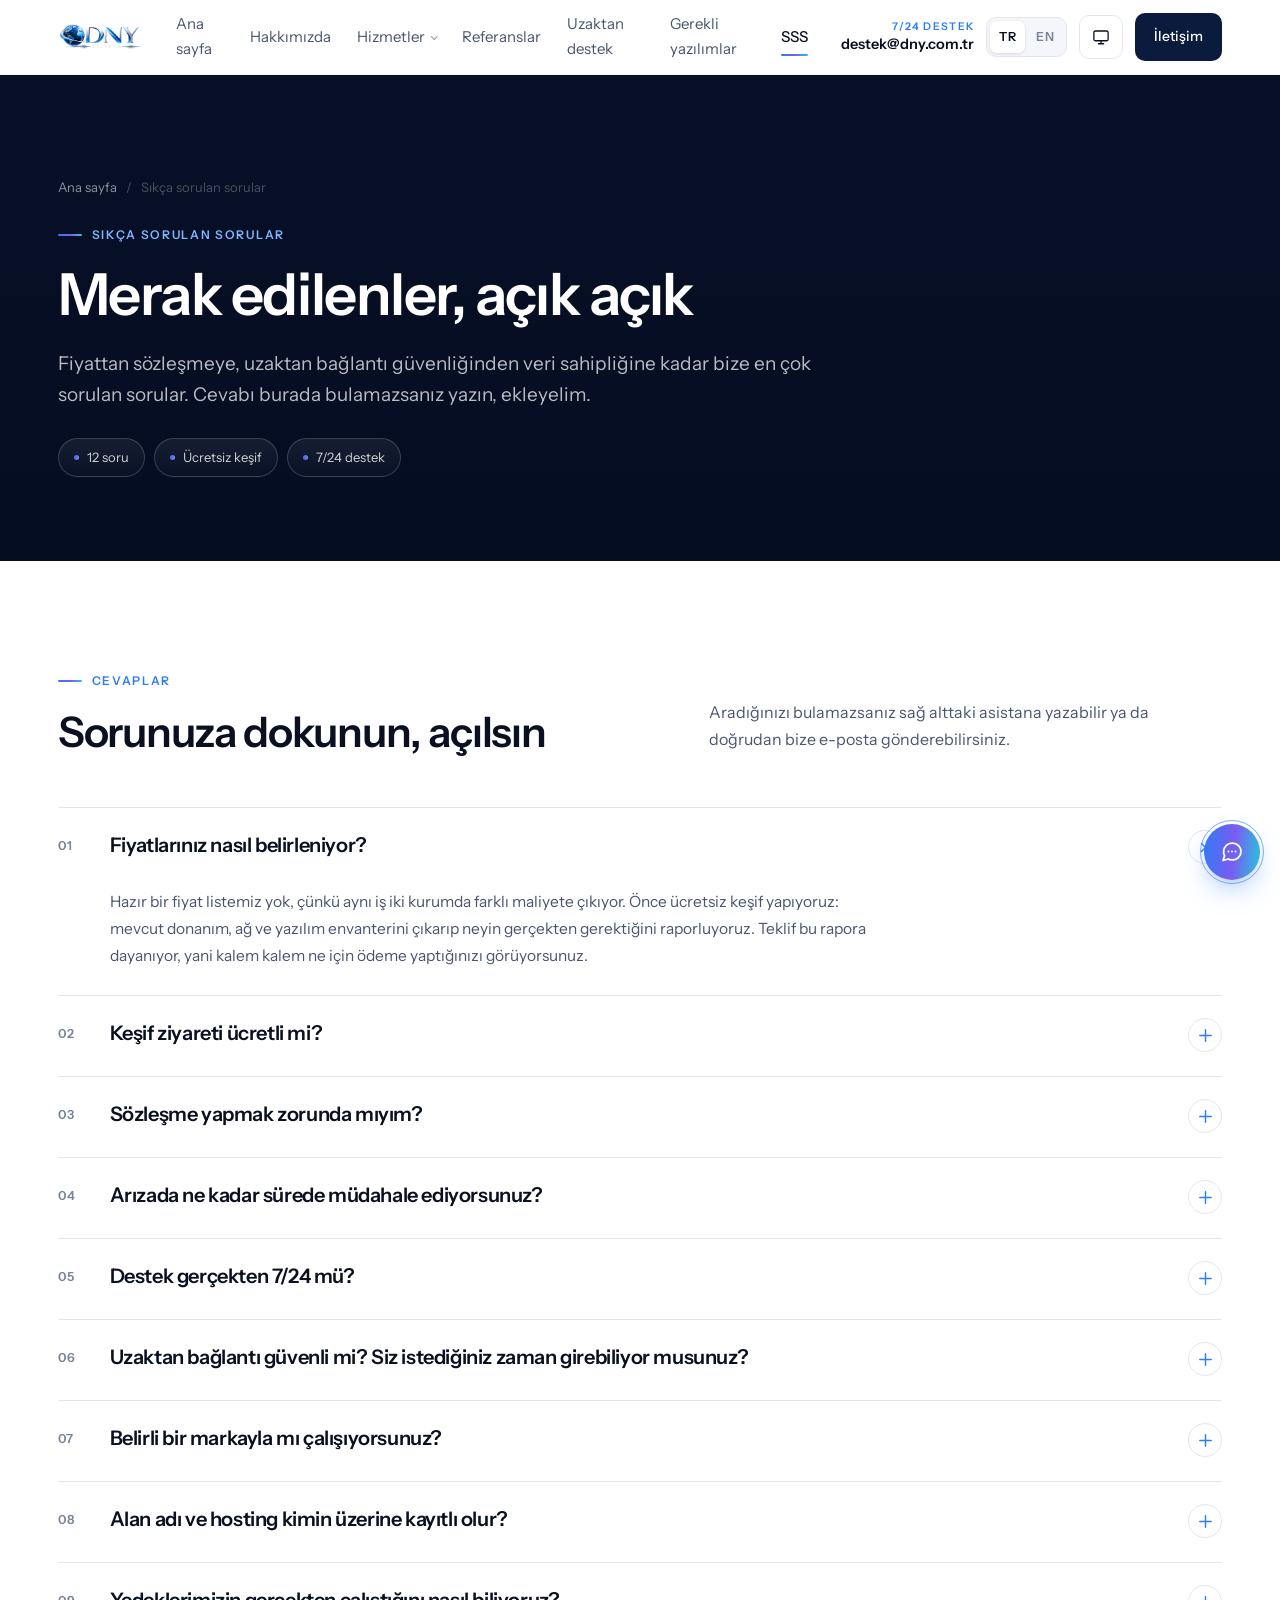
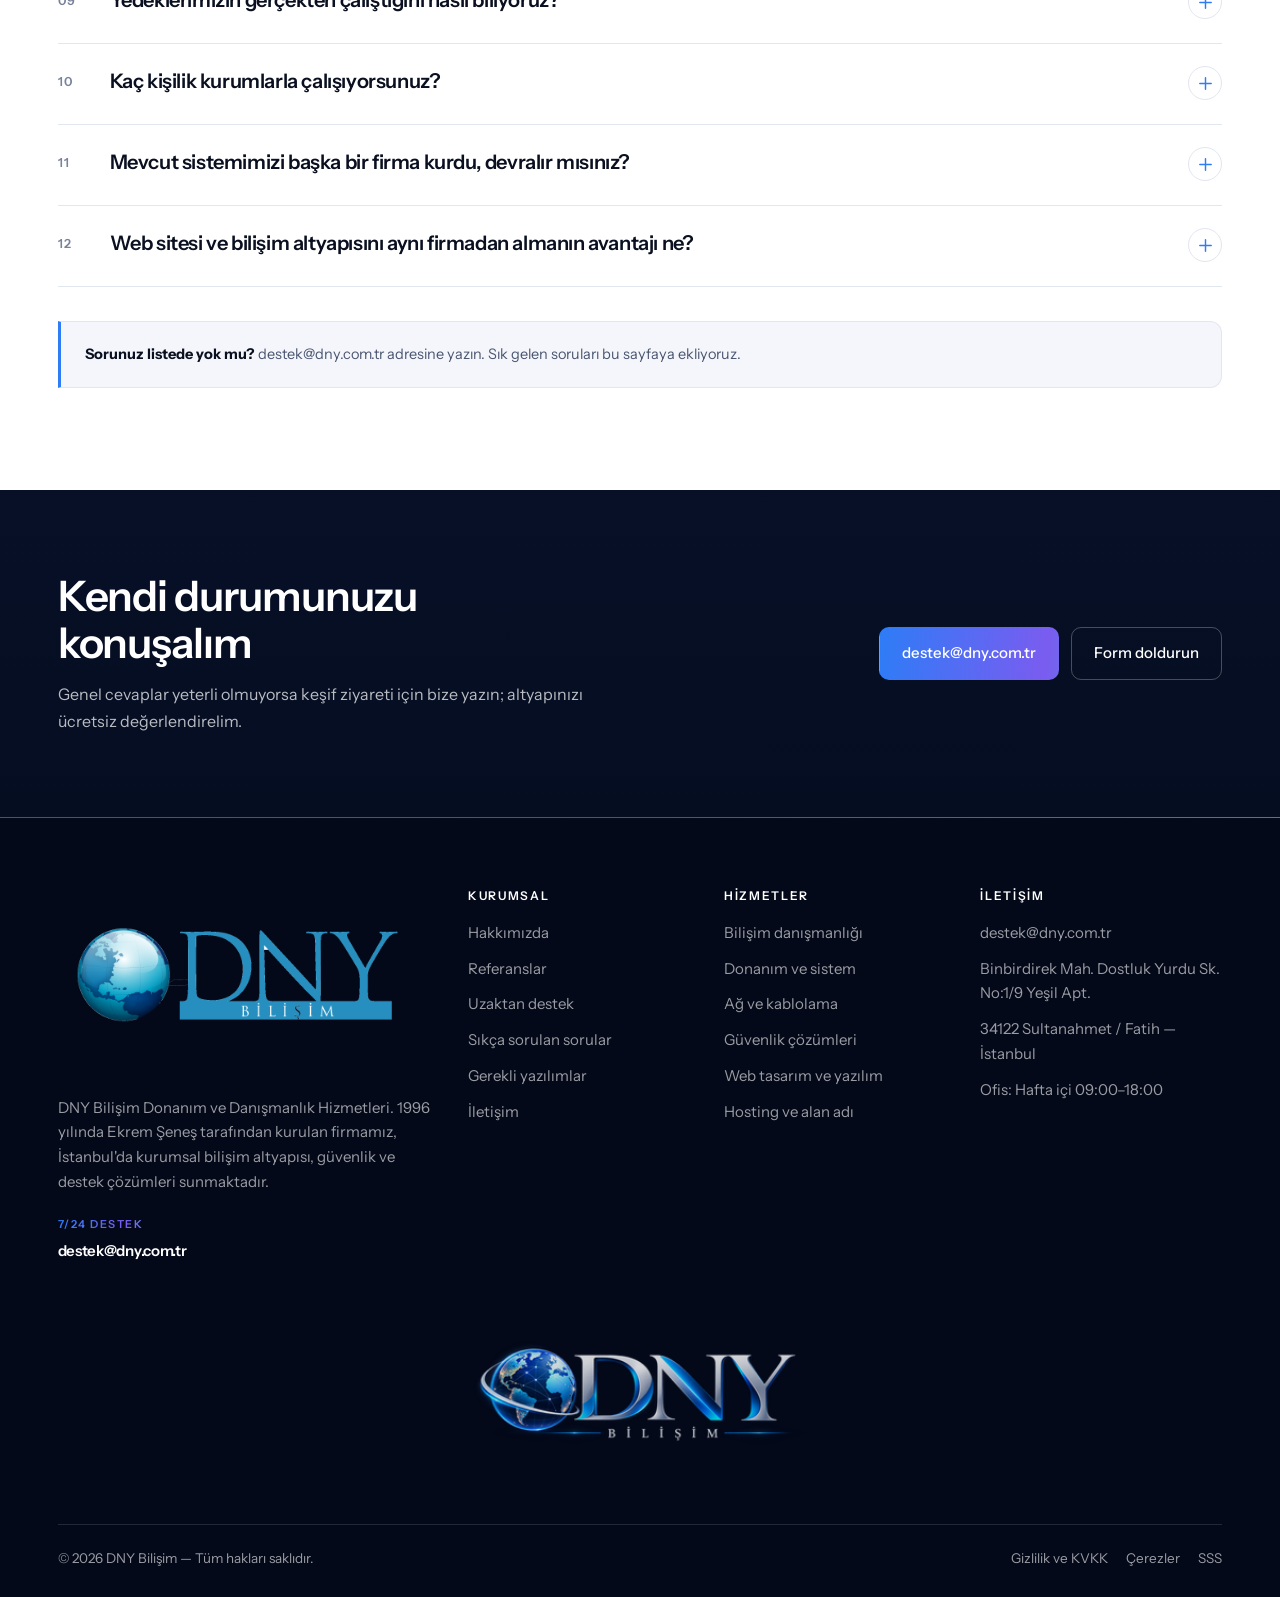
<file: sss.html>
<!DOCTYPE html>
<html lang="tr">
<head>
<meta charset="UTF-8">
<meta name="viewport" content="width=device-width, initial-scale=1, viewport-fit=cover">
<title>Sıkça sorulan sorular — DNY Bilişim</title>
<meta name="description" content="Fiyatlandırma, sözleşme, müdahale süresi, uzaktan destek güvenliği, veri sahipliği ve bakım kapsamı hakkında en sık sorulan soruların yanıtları.">
<link rel="canonical" href="https://dny.com.tr/sss.html">
<link rel="alternate" hreflang="tr" href="https://dny.com.tr/sss.html">
<link rel="alternate" hreflang="en" href="https://dny.com.tr/sss.html?lang=en">
<link rel="alternate" hreflang="x-default" href="https://dny.com.tr/sss.html">
<meta property="og:title" content="DNY Bilişim — Başarılı işler, güvenle başlar">
<meta property="og:description" content="1996'dan beri kurumsal bilişim altyapısı, güvenlik ve 7/24 teknik destek.">
<meta property="og:type" content="website">
<meta property="og:url" content="https://dny.com.tr/">
<meta property="og:site_name" content="DNY Bilişim">
<meta property="og:locale" content="tr_TR">
<meta property="og:locale:alternate" content="en_US">
<meta property="og:image" content="https://dny.com.tr/assets/og-image.jpg">
<meta property="og:image:width" content="1200">
<meta property="og:image:height" content="630">
<meta name="twitter:card" content="summary_large_image">
<meta name="theme-color" content="#071129">
<meta name="color-scheme" content="light dark">
<script>(function(){var l=null;try{l=new URLSearchParams(location.search).get('lang')}catch(e){}
if(!l){try{l=localStorage.getItem('dny-lang')}catch(e){}}
if(l!=='en'&&l!=='tr'){l='tr'}
document.documentElement.setAttribute('lang',l);
if(l==='en'){document.documentElement.classList.add('i18n-wait');
setTimeout(function(){document.documentElement.classList.remove('i18n-wait')},1500)}})();</script>
<script>(function(){var m=null;try{m=localStorage.getItem('dny-theme')}catch(e){}
if(m!=='light'&&m!=='dark'){m='system'}
var d=m==='dark';
if(m==='system'){try{d=window.matchMedia('(prefers-color-scheme: dark)').matches}catch(e){d=false}}
var r=document.documentElement;r.setAttribute('data-theme-mode',m);r.setAttribute('data-theme',d?'dark':'light')})();</script>
<link rel="icon" href="assets/favicon.svg" type="image/svg+xml">
<link rel="preconnect" href="https://fonts.googleapis.com">
<link rel="preconnect" href="https://fonts.gstatic.com" crossorigin>
<link href="https://fonts.googleapis.com/css2?family=Instrument+Sans:ital,wght@0,400..700;1,400..700&family=Instrument+Serif:ital@0;1&display=swap" rel="stylesheet">
<link rel="stylesheet" href="assets/style.css">
<script type="application/ld+json">
{
  "@context": "https://schema.org",
  "@type": "FAQPage",
  "mainEntity": [
    {
      "@type": "Question",
      "name": "Fiyatlarınız nasıl belirleniyor?",
      "acceptedAnswer": {
        "@type": "Answer",
        "text": "Hazır bir fiyat listemiz yok, çünkü aynı iş iki kurumda farklı maliyete çıkıyor. Önce ücretsiz keşif yapıyoruz: mevcut donanım, ağ ve yazılım envanterini çıkarıp neyin gerçekten gerektiğini raporluyoruz. Teklif bu rapora dayanıyor, yani kalem kalem ne için ödeme yaptığınızı görüyorsunuz."
      }
    },
    {
      "@type": "Question",
      "name": "Keşif ziyareti ücretli mi?",
      "acceptedAnswer": {
        "@type": "Answer",
        "text": "Hayır. İstanbul içinde keşif ziyareti ve ilk değerlendirme ücretsizdir. Keşif sonunda çıkardığımız envanter ve risk raporu sizde kalır — bizimle çalışmasanız bile."
      }
    },
    {
      "@type": "Question",
      "name": "Sözleşme yapmak zorunda mıyım?",
      "acceptedAnswer": {
        "@type": "Answer",
        "text": "Zorunlu değil. Tek seferlik kurulum ve arıza müdahalesi için sözleşmesiz de çalışıyoruz. Periyodik bakım ve 7/24 öncelikli destek isteyen kurumlar için aylık bakım anlaşması yapıyoruz; bu durumda müdahale süresi ve kapsam yazılı olarak belirleniyor."
      }
    },
    {
      "@type": "Question",
      "name": "Arızada ne kadar sürede müdahale ediyorsunuz?",
      "acceptedAnswer": {
        "@type": "Answer",
        "text": "Uzaktan bağlantı gerektiren işlerde müdahale genellikle dakikalar içinde başlıyor. Donanım değişimi ya da yerinde iş gerektiren durumlarda İstanbul içinde aynı gün yerinde oluyoruz. Bakım anlaşması olan kurumlar sırada öncelikli."
      }
    },
    {
      "@type": "Question",
      "name": "Destek gerçekten 7/24 mü?",
      "acceptedAnswer": {
        "@type": "Answer",
        "text": "Evet. Ofisimiz hafta içi 09:00–18:00 açık, ancak destek kanalı gece, hafta sonu ve resmî tatiller dahil her saat açık. Sunucusu gece duran bir kurumun sabahı beklemesi anlamsız."
      }
    },
    {
      "@type": "Question",
      "name": "Uzaktan bağlantı güvenli mi? Siz istediğiniz zaman girebiliyor musunuz?",
      "acceptedAnswer": {
        "@type": "Answer",
        "text": "Hayır, giremiyoruz. QuickSupport programı yalnızca siz çalıştırdığınızda çalışır ve ekranda çıkan kimlik ile şifreyi bize vermeden bağlantı kurulamaz. Bağlantı boyunca yapılan her işlemi kendi ekranınızda görürsünüz, programı kapatmanız bağlantıyı anında keser. Sunucular için kalıcı erişim (Host) kurulacaksa bu ayrıca konuşulur ve sizin onayınızla yapılır."
      }
    },
    {
      "@type": "Question",
      "name": "Belirli bir markayla mı çalışıyorsunuz?",
      "acceptedAnswer": {
        "@type": "Answer",
        "text": "Hayır, marka bağımsız çalışıyoruz. Belirli bir üreticinin bayisi değiliz, dolayısıyla size satmak zorunda olduğumuz bir ürün yok. Öneri bütçenize ve ihtiyacınıza göre çıkar."
      }
    },
    {
      "@type": "Question",
      "name": "Alan adı ve hosting kimin üzerine kayıtlı olur?",
      "acceptedAnswer": {
        "@type": "Answer",
        "text": "Her zaman kurumunuzun üzerine. Yönetimini biz üstleniyoruz ama sahiplik ve erişim bilgileri sizde kalır. Yarın başka bir firmayla çalışmaya karar verseniz hiçbir şeyi rehin almıyoruz."
      }
    },
    {
      "@type": "Question",
      "name": "Yedeklerimizin gerçekten çalıştığını nasıl biliyoruz?",
      "acceptedAnswer": {
        "@type": "Answer",
        "text": "Yedeğin alınmış olması tek başına bir şey ifade etmiyor; asıl soru geri dönüp dönmediği. Bu yüzden düzenli aralıklarla geri dönüş (restore) testi yapıyor ve sonucunu raporluyoruz. Bir kopya da bina dışında tutuluyor — yangın, hırsızlık veya fidye yazılımı ihtimaline karşı."
      }
    },
    {
      "@type": "Question",
      "name": "Kaç kişilik kurumlarla çalışıyorsunuz?",
      "acceptedAnswer": {
        "@type": "Answer",
        "text": "5 kişilik bir muhasebe bürosundan çok lokasyonlu üretim tesisine kadar çalışıyoruz. Ölçek değişiyor ama yaklaşım aynı: önce keşif, sonra tek bir plan."
      }
    },
    {
      "@type": "Question",
      "name": "Mevcut sistemimizi başka bir firma kurdu, devralır mısınız?",
      "acceptedAnswer": {
        "@type": "Answer",
        "text": "Evet, sık yaptığımız bir iş. Devralmadan önce mevcut yapıyı belgeliyoruz: hangi cihaz nerede, şifreler kimde, yedek nereye gidiyor. Bu envanter çıkmadan sorumluluk almıyoruz, çünkü bilinmeyen bir sistemin garantisi verilemez."
      }
    },
    {
      "@type": "Question",
      "name": "Web sitesi ve bilişim altyapısını aynı firmadan almanın avantajı ne?",
      "acceptedAnswer": {
        "@type": "Answer",
        "text": "Sorun çıktığında kimin işi olduğu tartışılmıyor. Site açılmıyorsa hosting mi, DNS mi, ofisteki ağ mı — hepsine aynı ekip bakıyor. Tek numara, tek muhatap."
      }
    }
  ]
}
</script>
</head>
<body>
<a class="skip" href="#icerik">İçeriğe atla</a>
<div class="progress"></div>

<header class="header">
  <div class="wrap header__in">
    <a href="index.html" class="brand" aria-label="DNY Bilişim — ana sayfa">
      <img src="assets/ardeko.png" srcset="assets/ardeko-320.png 320w, assets/ardeko.png 1983w" sizes="(max-width:560px) 120px, 180px" width="1983" height="793" alt="DNY Bilişim" data-logo data-logo-alt="assets/dny.png">
      <span class="brand__fallback" data-logo-fallback hidden><i></i>DNY</span>
    </a>
    <nav class="mainnav" aria-label="Ana menü">
      <a href="index.html">Ana sayfa</a>
      <a href="hakkimizda.html">Hakkımızda</a>
      <span class="has-menu">
        <a href="hizmetler.html">Hizmetler</a>
        <div class="megamenu">
          <a href="hizmetler.html#danismanlik">Bilişim danışmanlığı<small>Envanter, risk ve bütçe raporu</small></a>
          <a href="hizmetler.html#donanim">Donanım ve sistem<small>Sunucu, iş istasyonu, çevre birimi</small></a>
          <a href="hizmetler.html#ag">Ağ ve kablolama<small>Kablolama, switch, kablosuz ağ</small></a>
          <a href="hizmetler.html#guvenlik">Güvenlik çözümleri<small>Güvenlik duvarı, kamera, yetkiler</small></a>
          <a href="hizmetler.html#destek">Teknik destek<small>7/24 uzak ve yerinde müdahale</small></a>
          <a href="hizmetler.html#web">Web ve yazılım<small>Kurumsal site, e-ticaret, özel yazılım</small></a>
          <a href="hizmetler.html#hosting">Hosting ve alan adı<small>Barındırma, SSL, kurumsal e-posta</small></a>
          <a href="hizmetler.html#yedekleme">Yedekleme<small>Otomatik yedek, geri dönüş testi</small></a>
          <a class="all" href="hizmetler.html">Sekiz hizmetin tamamı <svg viewBox="0 0 16 16" fill="none"><path d="M1 8h13M9 3l5 5-5 5" stroke="currentColor" stroke-width="1.7" stroke-linecap="round" stroke-linejoin="round"/></svg></a>
        </div>
      </span>
      <a href="referanslar.html">Referanslar</a>
      <a href="uzaktan-destek.html">Uzaktan destek</a>
      <a href="gerekli-yazilimlar.html">Gerekli yazılımlar</a>
      <a href="sss.html" aria-current="page">SSS</a>
    </nav>
    <div class="header__right">
      <a href="mailto:destek@dny.com.tr" class="header__mail"><span>7/24 destek</span>destek@dny.com.tr</a>
      <div class="langswitch" role="group" aria-label="Dil / Language">
        <button type="button" data-lang="tr" aria-pressed="true">TR</button>
        <button type="button" data-lang="en" aria-pressed="false">EN</button>
      </div>
      <button class="themetoggle" type="button" aria-label="Tema: sistem ayarı">
        <svg class="moon" viewBox="0 0 24 24" fill="none" stroke="currentColor" stroke-width="1.7" stroke-linecap="round" stroke-linejoin="round"><path d="M20.5 14.6A8.6 8.6 0 019.4 3.5a8.6 8.6 0 1011.1 11.1z"/></svg>
        <svg class="sys" viewBox="0 0 24 24" fill="none" stroke="currentColor" stroke-width="1.7" stroke-linecap="round" stroke-linejoin="round"><rect x="2.5" y="4" width="19" height="13" rx="2"/><path d="M8.5 21h7M12 17v4"/></svg>
        <svg class="sun" viewBox="0 0 24 24" fill="none" stroke="currentColor" stroke-width="1.7" stroke-linecap="round"><circle cx="12" cy="12" r="4.2"/><path d="M12 2.4v2.3M12 19.3v2.3M4.2 4.2l1.7 1.7M18.1 18.1l1.7 1.7M2.4 12h2.3M19.3 12h2.3M4.2 19.8l1.7-1.7M18.1 5.9l1.7-1.7"/></svg>
      </button>
      <a href="iletisim.html" class="btn btn--primary">İletişim</a>
      <button class="hamburger" aria-label="Menüyü aç" aria-expanded="false"><i></i><i></i><i></i></button>
    </div>
  </div>
</header>

<nav class="drawer" aria-label="Mobil menü">
  <a class="drawer__link" href="index.html">Ana sayfa <svg viewBox="0 0 16 16" fill="none"><path d="M1 8h13M9 3l5 5-5 5" stroke="currentColor" stroke-width="1.6" stroke-linecap="round" stroke-linejoin="round"/></svg></a>
  <a class="drawer__link" href="hakkimizda.html">Hakkımızda <svg viewBox="0 0 16 16" fill="none"><path d="M1 8h13M9 3l5 5-5 5" stroke="currentColor" stroke-width="1.6" stroke-linecap="round" stroke-linejoin="round"/></svg></a>
  <a class="drawer__link" href="hizmetler.html">Hizmetler <svg viewBox="0 0 16 16" fill="none"><path d="M1 8h13M9 3l5 5-5 5" stroke="currentColor" stroke-width="1.6" stroke-linecap="round" stroke-linejoin="round"/></svg></a>
  <a class="drawer__link" href="referanslar.html">Referanslar <svg viewBox="0 0 16 16" fill="none"><path d="M1 8h13M9 3l5 5-5 5" stroke="currentColor" stroke-width="1.6" stroke-linecap="round" stroke-linejoin="round"/></svg></a>
  <a class="drawer__link" href="uzaktan-destek.html">Uzaktan destek <svg viewBox="0 0 16 16" fill="none"><path d="M1 8h13M9 3l5 5-5 5" stroke="currentColor" stroke-width="1.6" stroke-linecap="round" stroke-linejoin="round"/></svg></a>
  <a class="drawer__link" href="gerekli-yazilimlar.html">Gerekli yazılımlar <svg viewBox="0 0 16 16" fill="none"><path d="M1 8h13M9 3l5 5-5 5" stroke="currentColor" stroke-width="1.6" stroke-linecap="round" stroke-linejoin="round"/></svg></a>
  <a class="drawer__link" href="sss.html">Sıkça sorulan sorular <svg viewBox="0 0 16 16" fill="none"><path d="M1 8h13M9 3l5 5-5 5" stroke="currentColor" stroke-width="1.6" stroke-linecap="round" stroke-linejoin="round"/></svg></a>
  <a class="drawer__link" href="iletisim.html">İletişim <svg viewBox="0 0 16 16" fill="none"><path d="M1 8h13M9 3l5 5-5 5" stroke="currentColor" stroke-width="1.6" stroke-linecap="round" stroke-linejoin="round"/></svg></a>
  <div class="drawer__foot">
    <a href="mailto:destek@dny.com.tr" class="btn btn--grad">7/24 destek: destek@dny.com.tr</a>
    <a href="iletisim.html" class="btn btn--ghost">Teklif isteyin</a>
  </div>
  <div class="drawer__meta">
    Binbirdirek Mah. Dostluk Yurdu Sk. No:1/9<br>
    34122 Sultanahmet / Fatih — İstanbul
  </div>
</nav>

<aside class="rail" aria-hidden="true">
  <span class="rail__pct">%0</span>
  <div class="rail__line"></div>
  <div class="rail__fill"></div>
  <div class="rail__dot"></div>
  <div class="rail__sec"><b>Başlangıç</b></div>
</aside>

<main class="fade" id="icerik" tabindex="-1">
  <section class="pagehead on-dark" data-rail="SSS">
    <canvas class="aurora" data-bg="wave" aria-hidden="true"></canvas>
    <div class="wrap pagehead__in" data-parallax>
      <nav class="crumb" aria-label="Sayfa yolu">
        <a href="index.html">Ana sayfa</a><span>/</span><span>Sıkça sorulan sorular</span>
      </nav>
      <span class="eyebrow">Sıkça sorulan sorular</span>
      <h1><span class="mask"><span>Merak edilenler, açık açık</span></span></h1>
      <p class="lead">Fiyattan sözleşmeye, uzaktan bağlantı güvenliğinden veri sahipliğine kadar bize en çok sorulan sorular. Cevabı burada bulamazsanız yazın, ekleyelim.</p>
      <div class="pagehead__meta"><span>12 soru</span><span>Ücretsiz keşif</span><span>7/24 destek</span></div>
    </div>
  </section>

  <section class="section" data-rail="Sorular">
    <div class="wrap">
      <div class="head head--split" data-reveal>
        <div><span class="eyebrow">Cevaplar</span><h2>Sorunuza dokunun, açılsın</h2></div>
        <p>Aradığınızı bulamazsanız sağ alttaki asistana yazabilir ya da doğrudan bize e-posta gönderebilirsiniz.</p>
      </div>
      <div class="faq" data-reveal>
        <div class="faq__item">
          <button class="faq__q" type="button" aria-expanded="false">
            <span class="faq__no">01</span>
            <span class="faq__t">Fiyatlarınız nasıl belirleniyor?</span>
            <span class="faq__sign"><svg viewBox="0 0 16 16" fill="none"><path d="M8 1v14M1 8h14" stroke="currentColor" stroke-width="1.8" stroke-linecap="round"/></svg></span>
          </button>
          <div class="faq__a"><div class="faq__a-in"><p>Hazır bir fiyat listemiz yok, çünkü aynı iş iki kurumda farklı maliyete çıkıyor. Önce ücretsiz keşif yapıyoruz: mevcut donanım, ağ ve yazılım envanterini çıkarıp neyin gerçekten gerektiğini raporluyoruz. Teklif bu rapora dayanıyor, yani kalem kalem ne için ödeme yaptığınızı görüyorsunuz.</p></div></div>
        </div>
        <div class="faq__item">
          <button class="faq__q" type="button" aria-expanded="false">
            <span class="faq__no">02</span>
            <span class="faq__t">Keşif ziyareti ücretli mi?</span>
            <span class="faq__sign"><svg viewBox="0 0 16 16" fill="none"><path d="M8 1v14M1 8h14" stroke="currentColor" stroke-width="1.8" stroke-linecap="round"/></svg></span>
          </button>
          <div class="faq__a"><div class="faq__a-in"><p>Hayır. İstanbul içinde keşif ziyareti ve ilk değerlendirme ücretsizdir. Keşif sonunda çıkardığımız envanter ve risk raporu sizde kalır — bizimle çalışmasanız bile.</p></div></div>
        </div>
        <div class="faq__item">
          <button class="faq__q" type="button" aria-expanded="false">
            <span class="faq__no">03</span>
            <span class="faq__t">Sözleşme yapmak zorunda mıyım?</span>
            <span class="faq__sign"><svg viewBox="0 0 16 16" fill="none"><path d="M8 1v14M1 8h14" stroke="currentColor" stroke-width="1.8" stroke-linecap="round"/></svg></span>
          </button>
          <div class="faq__a"><div class="faq__a-in"><p>Zorunlu değil. Tek seferlik kurulum ve arıza müdahalesi için sözleşmesiz de çalışıyoruz. Periyodik bakım ve 7/24 öncelikli destek isteyen kurumlar için aylık bakım anlaşması yapıyoruz; bu durumda müdahale süresi ve kapsam yazılı olarak belirleniyor.</p></div></div>
        </div>
        <div class="faq__item">
          <button class="faq__q" type="button" aria-expanded="false">
            <span class="faq__no">04</span>
            <span class="faq__t">Arızada ne kadar sürede müdahale ediyorsunuz?</span>
            <span class="faq__sign"><svg viewBox="0 0 16 16" fill="none"><path d="M8 1v14M1 8h14" stroke="currentColor" stroke-width="1.8" stroke-linecap="round"/></svg></span>
          </button>
          <div class="faq__a"><div class="faq__a-in"><p>Uzaktan bağlantı gerektiren işlerde müdahale genellikle dakikalar içinde başlıyor. Donanım değişimi ya da yerinde iş gerektiren durumlarda İstanbul içinde aynı gün yerinde oluyoruz. Bakım anlaşması olan kurumlar sırada öncelikli.</p></div></div>
        </div>
        <div class="faq__item">
          <button class="faq__q" type="button" aria-expanded="false">
            <span class="faq__no">05</span>
            <span class="faq__t">Destek gerçekten 7/24 mü?</span>
            <span class="faq__sign"><svg viewBox="0 0 16 16" fill="none"><path d="M8 1v14M1 8h14" stroke="currentColor" stroke-width="1.8" stroke-linecap="round"/></svg></span>
          </button>
          <div class="faq__a"><div class="faq__a-in"><p>Evet. Ofisimiz hafta içi 09:00–18:00 açık, ancak destek kanalı gece, hafta sonu ve resmî tatiller dahil her saat açık. Sunucusu gece duran bir kurumun sabahı beklemesi anlamsız.</p></div></div>
        </div>
        <div class="faq__item">
          <button class="faq__q" type="button" aria-expanded="false">
            <span class="faq__no">06</span>
            <span class="faq__t">Uzaktan bağlantı güvenli mi? Siz istediğiniz zaman girebiliyor musunuz?</span>
            <span class="faq__sign"><svg viewBox="0 0 16 16" fill="none"><path d="M8 1v14M1 8h14" stroke="currentColor" stroke-width="1.8" stroke-linecap="round"/></svg></span>
          </button>
          <div class="faq__a"><div class="faq__a-in"><p>Hayır, giremiyoruz. QuickSupport programı yalnızca siz çalıştırdığınızda çalışır ve ekranda çıkan kimlik ile şifreyi bize vermeden bağlantı kurulamaz. Bağlantı boyunca yapılan her işlemi kendi ekranınızda görürsünüz, programı kapatmanız bağlantıyı anında keser. Sunucular için kalıcı erişim (Host) kurulacaksa bu ayrıca konuşulur ve sizin onayınızla yapılır.</p></div></div>
        </div>
        <div class="faq__item">
          <button class="faq__q" type="button" aria-expanded="false">
            <span class="faq__no">07</span>
            <span class="faq__t">Belirli bir markayla mı çalışıyorsunuz?</span>
            <span class="faq__sign"><svg viewBox="0 0 16 16" fill="none"><path d="M8 1v14M1 8h14" stroke="currentColor" stroke-width="1.8" stroke-linecap="round"/></svg></span>
          </button>
          <div class="faq__a"><div class="faq__a-in"><p>Hayır, marka bağımsız çalışıyoruz. Belirli bir üreticinin bayisi değiliz, dolayısıyla size satmak zorunda olduğumuz bir ürün yok. Öneri bütçenize ve ihtiyacınıza göre çıkar.</p></div></div>
        </div>
        <div class="faq__item">
          <button class="faq__q" type="button" aria-expanded="false">
            <span class="faq__no">08</span>
            <span class="faq__t">Alan adı ve hosting kimin üzerine kayıtlı olur?</span>
            <span class="faq__sign"><svg viewBox="0 0 16 16" fill="none"><path d="M8 1v14M1 8h14" stroke="currentColor" stroke-width="1.8" stroke-linecap="round"/></svg></span>
          </button>
          <div class="faq__a"><div class="faq__a-in"><p>Her zaman kurumunuzun üzerine. Yönetimini biz üstleniyoruz ama sahiplik ve erişim bilgileri sizde kalır. Yarın başka bir firmayla çalışmaya karar verseniz hiçbir şeyi rehin almıyoruz.</p></div></div>
        </div>
        <div class="faq__item">
          <button class="faq__q" type="button" aria-expanded="false">
            <span class="faq__no">09</span>
            <span class="faq__t">Yedeklerimizin gerçekten çalıştığını nasıl biliyoruz?</span>
            <span class="faq__sign"><svg viewBox="0 0 16 16" fill="none"><path d="M8 1v14M1 8h14" stroke="currentColor" stroke-width="1.8" stroke-linecap="round"/></svg></span>
          </button>
          <div class="faq__a"><div class="faq__a-in"><p>Yedeğin alınmış olması tek başına bir şey ifade etmiyor; asıl soru geri dönüp dönmediği. Bu yüzden düzenli aralıklarla geri dönüş (restore) testi yapıyor ve sonucunu raporluyoruz. Bir kopya da bina dışında tutuluyor — yangın, hırsızlık veya fidye yazılımı ihtimaline karşı.</p></div></div>
        </div>
        <div class="faq__item">
          <button class="faq__q" type="button" aria-expanded="false">
            <span class="faq__no">10</span>
            <span class="faq__t">Kaç kişilik kurumlarla çalışıyorsunuz?</span>
            <span class="faq__sign"><svg viewBox="0 0 16 16" fill="none"><path d="M8 1v14M1 8h14" stroke="currentColor" stroke-width="1.8" stroke-linecap="round"/></svg></span>
          </button>
          <div class="faq__a"><div class="faq__a-in"><p>5 kişilik bir muhasebe bürosundan çok lokasyonlu üretim tesisine kadar çalışıyoruz. Ölçek değişiyor ama yaklaşım aynı: önce keşif, sonra tek bir plan.</p></div></div>
        </div>
        <div class="faq__item">
          <button class="faq__q" type="button" aria-expanded="false">
            <span class="faq__no">11</span>
            <span class="faq__t">Mevcut sistemimizi başka bir firma kurdu, devralır mısınız?</span>
            <span class="faq__sign"><svg viewBox="0 0 16 16" fill="none"><path d="M8 1v14M1 8h14" stroke="currentColor" stroke-width="1.8" stroke-linecap="round"/></svg></span>
          </button>
          <div class="faq__a"><div class="faq__a-in"><p>Evet, sık yaptığımız bir iş. Devralmadan önce mevcut yapıyı belgeliyoruz: hangi cihaz nerede, şifreler kimde, yedek nereye gidiyor. Bu envanter çıkmadan sorumluluk almıyoruz, çünkü bilinmeyen bir sistemin garantisi verilemez.</p></div></div>
        </div>
        <div class="faq__item">
          <button class="faq__q" type="button" aria-expanded="false">
            <span class="faq__no">12</span>
            <span class="faq__t">Web sitesi ve bilişim altyapısını aynı firmadan almanın avantajı ne?</span>
            <span class="faq__sign"><svg viewBox="0 0 16 16" fill="none"><path d="M8 1v14M1 8h14" stroke="currentColor" stroke-width="1.8" stroke-linecap="round"/></svg></span>
          </button>
          <div class="faq__a"><div class="faq__a-in"><p>Sorun çıktığında kimin işi olduğu tartışılmıyor. Site açılmıyorsa hosting mi, DNS mi, ofisteki ağ mı — hepsine aynı ekip bakıyor. Tek numara, tek muhatap.</p></div></div>
        </div>
      </div>

      <div class="notice" style="margin-top:34px" data-reveal>
        <strong>Sorunuz listede yok mu?</strong> destek@dny.com.tr adresine yazın. Sık gelen soruları bu sayfaya ekliyoruz.
      </div>
    </div>
  </section>

  <section class="cta on-dark" data-rail="İletişim">
    <canvas class="aurora" data-bg="flat" aria-hidden="true"></canvas>
    <div class="wrap cta__in">
      <div>
        <h2>Kendi durumunuzu konuşalım</h2>
        <p>Genel cevaplar yeterli olmuyorsa keşif ziyareti için bize yazın; altyapınızı ücretsiz değerlendirelim.</p>
      </div>
      <div class="cta__btns">
        <a href="mailto:destek@dny.com.tr" class="btn btn--grad">destek@dny.com.tr</a>
        <a href="iletisim.html" class="btn btn--ghost-light">Form doldurun</a>
      </div>
    </div>
  </section>
</main>

<footer class="footer">
  <div class="wrap">
    <div class="footer__grid">
      <div>
        <img src="assets/dny.png" alt="DNY Bilişim" data-logo data-logo-alt="assets/ardeko.png">
        <span class="brand__fallback" data-logo-fallback hidden><i></i>DNY</span>
        <p class="footer__about">DNY Bilişim Donanım ve Danışmanlık Hizmetleri. 1996 yılında Ekrem Şeneş tarafından kurulan firmamız, İstanbul'da kurumsal bilişim altyapısı, güvenlik ve destek çözümleri sunmaktadır.</p>
        <a href="mailto:destek@dny.com.tr" class="footer__mail"><small>7/24 destek</small>destek@dny.com.tr</a>
      </div>
      <div>
        <h4>Kurumsal</h4>
        <ul>
          <li><a href="hakkimizda.html">Hakkımızda</a></li>
          <li><a href="referanslar.html">Referanslar</a></li>
          <li><a href="uzaktan-destek.html">Uzaktan destek</a></li>
          <li><a href="sss.html">Sıkça sorulan sorular</a></li>
          <li><a href="gerekli-yazilimlar.html">Gerekli yazılımlar</a></li>
          <li><a href="iletisim.html">İletişim</a></li>
        </ul>
      </div>
      <div>
        <h4>Hizmetler</h4>
        <ul>
          <li><a href="hizmetler.html#danismanlik">Bilişim danışmanlığı</a></li>
          <li><a href="hizmetler.html#donanim">Donanım ve sistem</a></li>
          <li><a href="hizmetler.html#ag">Ağ ve kablolama</a></li>
          <li><a href="hizmetler.html#guvenlik">Güvenlik çözümleri</a></li>
          <li><a href="hizmetler.html#web">Web tasarım ve yazılım</a></li>
          <li><a href="hizmetler.html#hosting">Hosting ve alan adı</a></li>
        </ul>
      </div>
      <div>
        <h4>İletişim</h4>
        <ul>
          <li><a href="mailto:destek@dny.com.tr">destek@dny.com.tr</a></li>
          <li>Binbirdirek Mah. Dostluk Yurdu Sk. No:1/9 Yeşil Apt.</li>
          <li>34122 Sultanahmet / Fatih — İstanbul</li>
          <li>Ofis: Hafta içi 09:00–18:00</li>
        </ul>
      </div>
    </div>

    <div class="wordmark">
  <img src="assets/ardeko.png" srcset="assets/ardeko-320.png 320w, assets/ardeko.png 1983w" sizes="(max-width:640px) 260px, 340px" width="1983" height="793" alt="Ardeko" loading="lazy" style="max-width:340px;width:100%;height:auto;margin:0 auto;opacity:.85">
</div>

    <div class="footer__bar">
      <span>© <span data-year>2026</span> DNY Bilişim — Tüm hakları saklıdır.</span>
      <span class="footer__yasal"><a href="gizlilik.html">Gizlilik ve KVKK</a><a href="cerez.html">Çerezler</a><a href="sss.html">SSS</a></span>
    </div>
  </div>
</footer>

<button class="totop" type="button" aria-label="Başa dön">
  <svg viewBox="0 0 16 16" fill="none"><path d="M8 14V2M3 7l5-5 5 5" stroke="currentColor" stroke-width="1.7" stroke-linecap="round" stroke-linejoin="round"/></svg>
</button>

<a href="mailto:destek@dny.com.tr" class="callbar">Destek için yazın — destek@dny.com.tr</a>

<script src="assets/i18n.js"></script>
<script src="assets/status.js"></script>
<!-- SUNUM İÇİN ÖRNEK VERİ — yayına alırken bu satırı silin -->
<script src="assets/durum-demo.js"></script>
<script src="assets/main.js"></script>
<script src="assets/shader-bg.js"></script>
<script src="assets/assistant.js"></script>
</body>
</html>
</file>
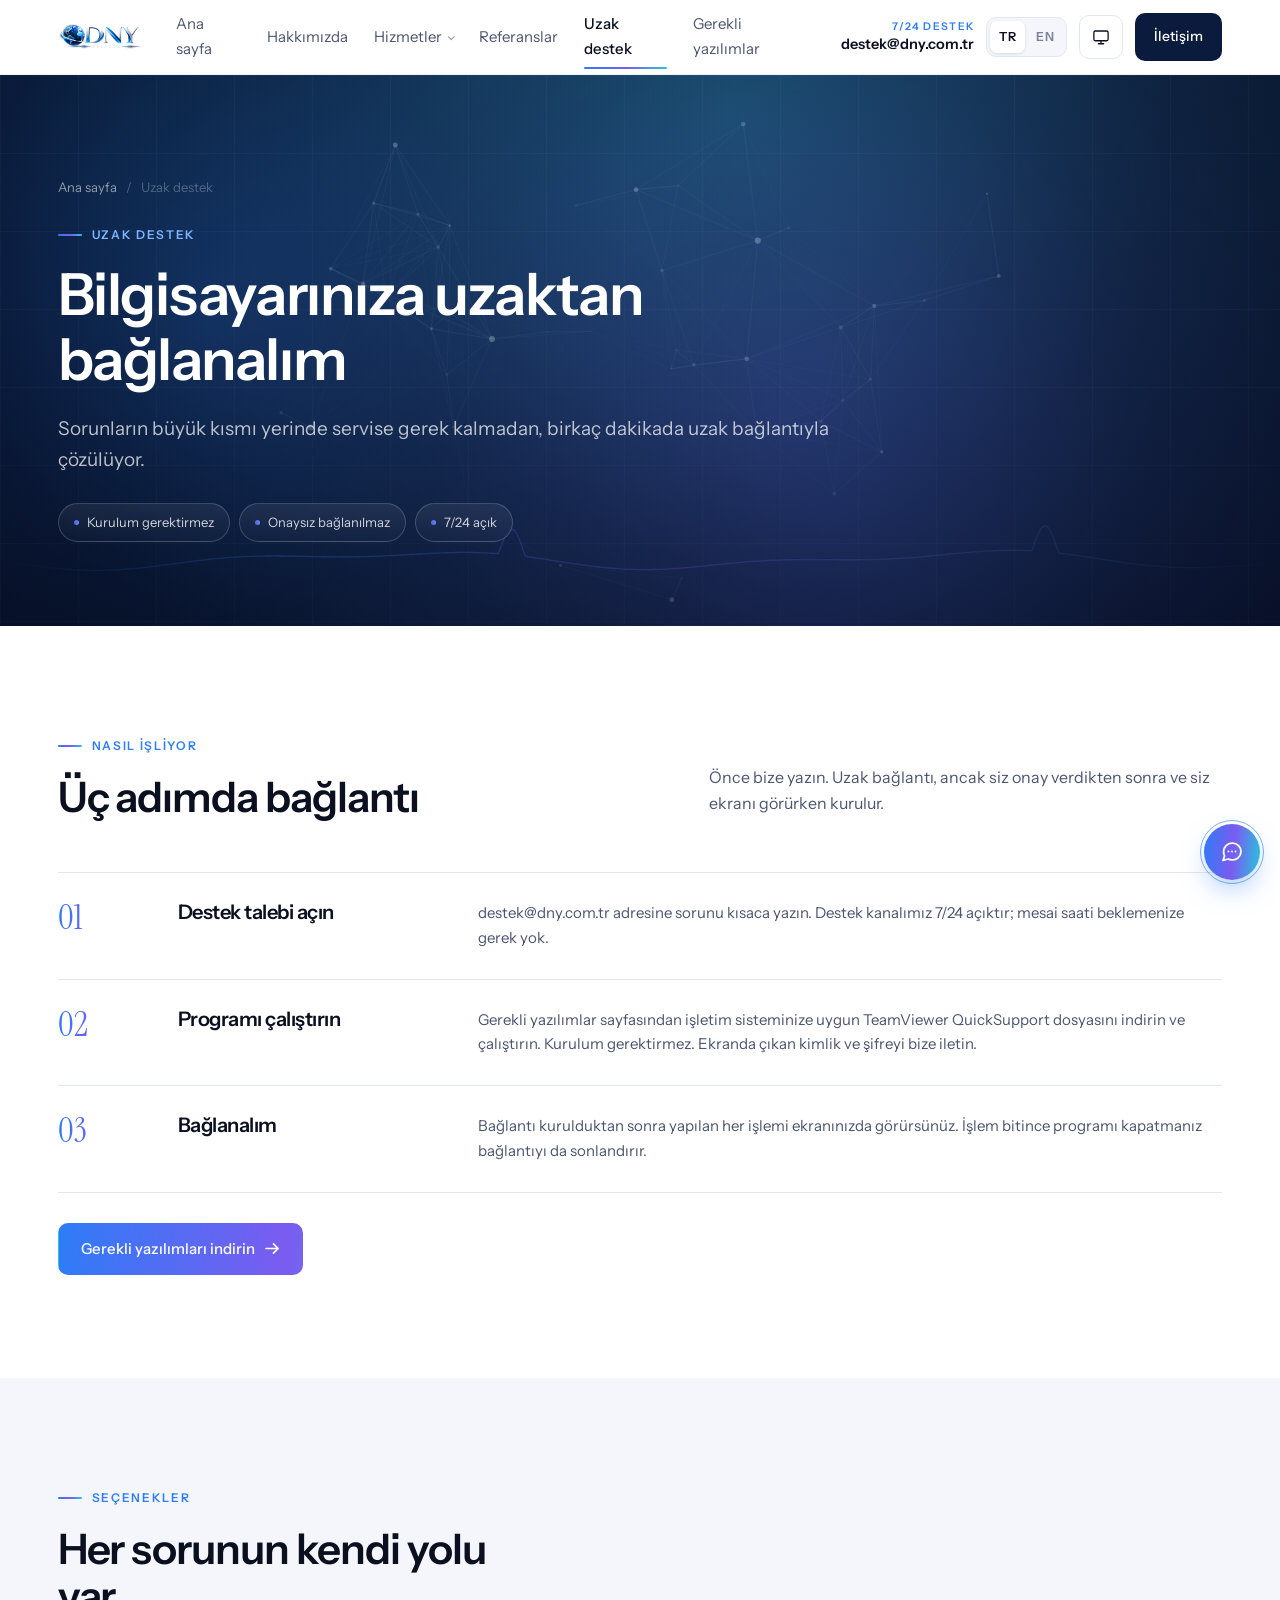
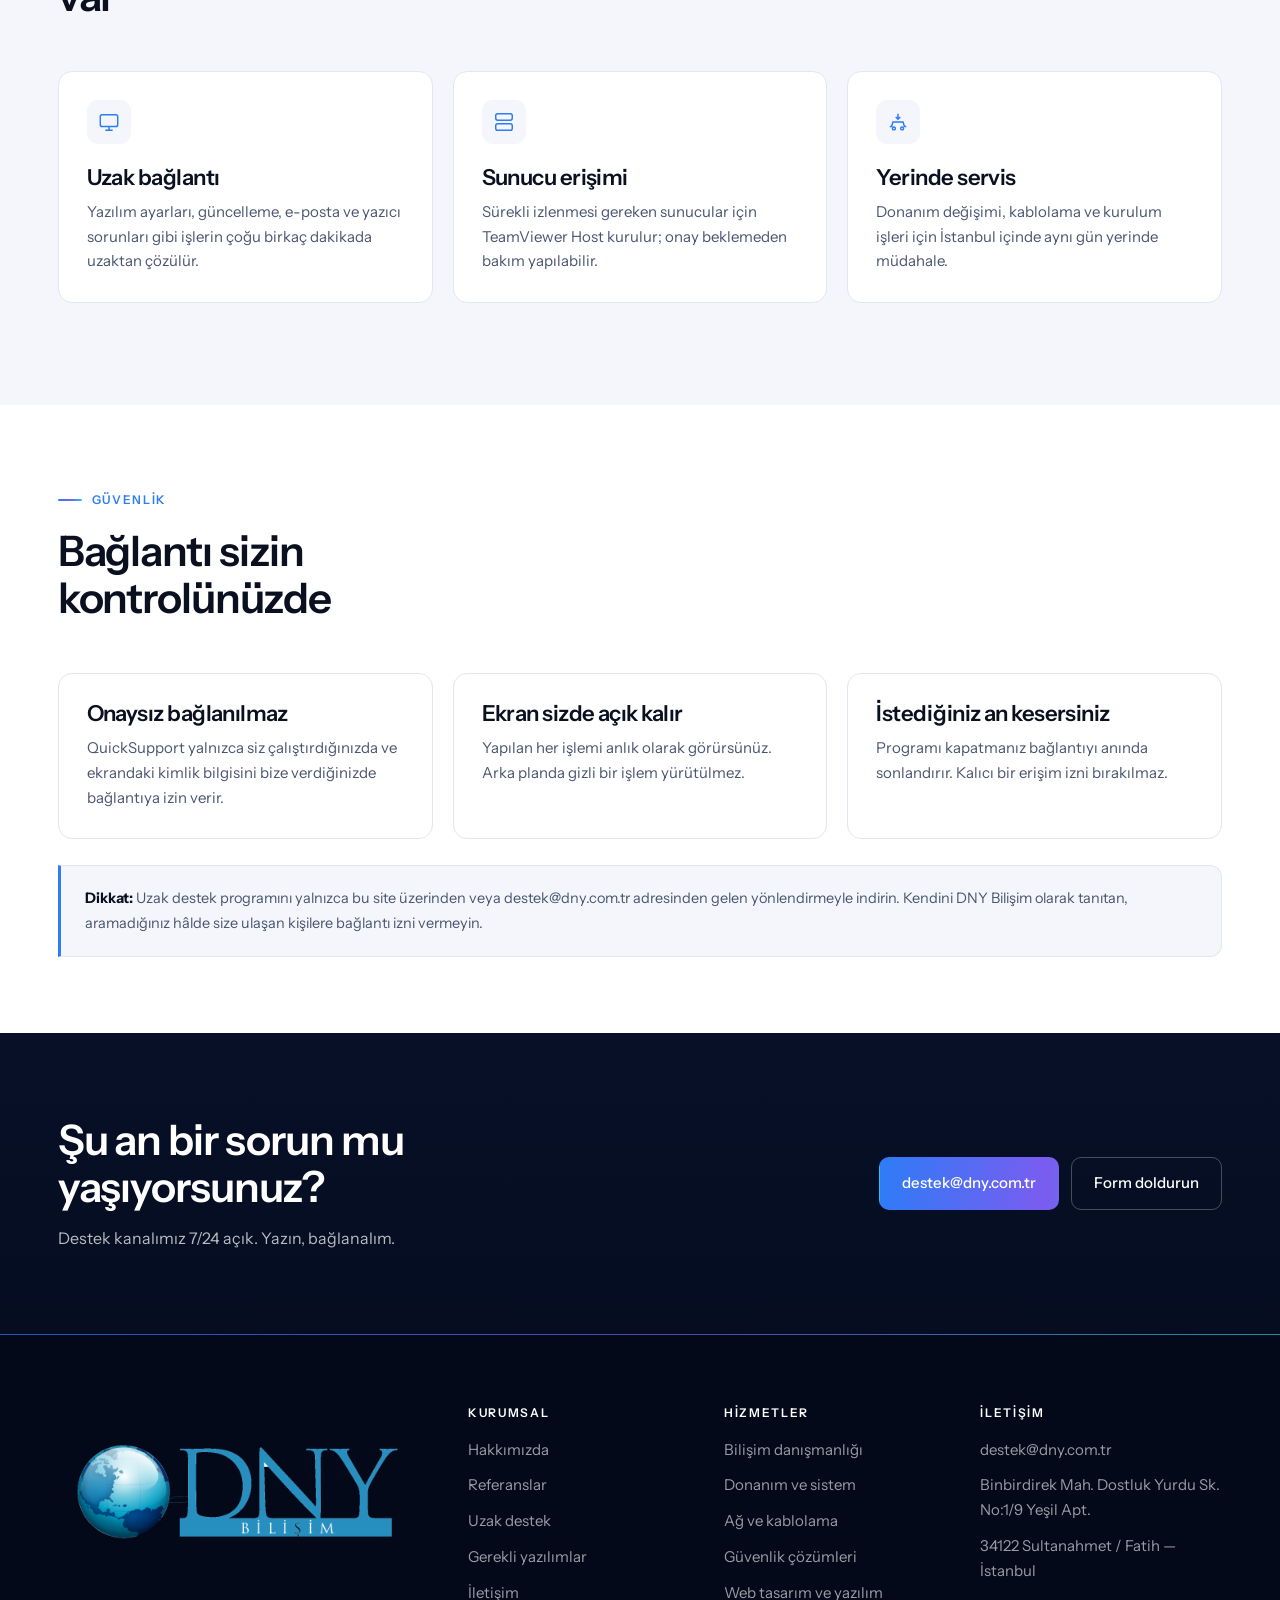
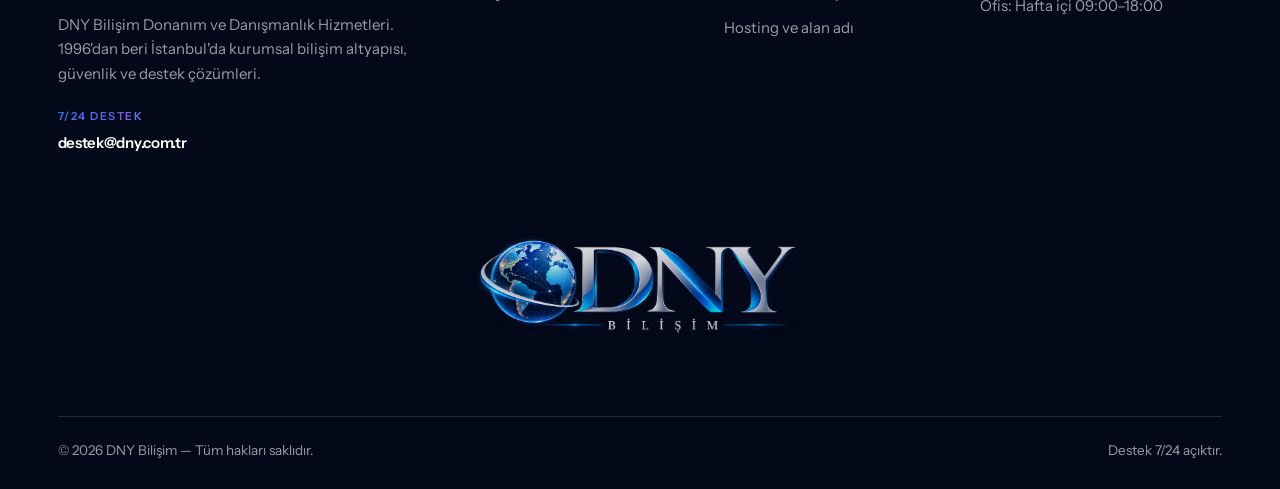
<file: uzak-destek.html>
<!DOCTYPE html>
<html lang="tr">
<head>
<meta charset="UTF-8">
<meta name="viewport" content="width=device-width, initial-scale=1, viewport-fit=cover">
<title>Uzak destek — DNY Bilişim | 7/24 teknik destek</title>
<meta name="description" content="Uzak bağlantıyla teknik destek: nasıl işler, hangi durumlarda kullanılır, güvenliği nasıl sağlanır. 7/24 destek: destek@dny.com.tr.">
<link rel="canonical" href="https://dny.com.tr/uzak-destek.html">
<link rel="alternate" hreflang="tr" href="https://dny.com.tr/uzak-destek.html">
<link rel="alternate" hreflang="en" href="https://dny.com.tr/uzak-destek.html?lang=en">
<link rel="alternate" hreflang="x-default" href="https://dny.com.tr/uzak-destek.html">
<meta property="og:title" content="Uzak destek — DNY Bilişim | 7/24 teknik destek">
<meta property="og:description" content="Uzak bağlantıyla teknik destek: nasıl işler, hangi durumlarda kullanılır, güvenliği nasıl sağlanır. 7/24 destek: destek@dny.com.tr.">
<meta property="og:type" content="website">
<meta property="og:url" content="https://dny.com.tr/">
<meta property="og:site_name" content="DNY Bilişim">
<meta property="og:locale" content="tr_TR">
<meta property="og:locale:alternate" content="en_US">
<meta property="og:image" content="https://dny.com.tr/assets/og-image.jpg">
<meta property="og:image:width" content="1200">
<meta property="og:image:height" content="630">
<meta name="twitter:card" content="summary_large_image">
<meta name="theme-color" content="#071129">
<meta name="color-scheme" content="light dark">
<script>(function(){var l=null;try{l=new URLSearchParams(location.search).get('lang')}catch(e){}
if(!l){try{l=localStorage.getItem('dny-lang')}catch(e){}}
if(l!=='en'&&l!=='tr'){l='tr'}
document.documentElement.setAttribute('lang',l);
if(l==='en'){document.documentElement.classList.add('i18n-wait');
setTimeout(function(){document.documentElement.classList.remove('i18n-wait')},1500)}})();</script>
<script>(function(){var m=null;try{m=localStorage.getItem('dny-theme')}catch(e){}
if(m!=='light'&&m!=='dark'){m='system'}
var d=m==='dark';
if(m==='system'){try{d=window.matchMedia('(prefers-color-scheme: dark)').matches}catch(e){d=false}}
var r=document.documentElement;r.setAttribute('data-theme-mode',m);r.setAttribute('data-theme',d?'dark':'light')})();</script>
<link rel="icon" href="assets/favicon.svg" type="image/svg+xml">
<link rel="preconnect" href="https://fonts.googleapis.com">
<link rel="preconnect" href="https://fonts.gstatic.com" crossorigin>
<link href="https://fonts.googleapis.com/css2?family=Instrument+Sans:ital,wght@0,400..700;1,400..700&family=Instrument+Serif:ital@0;1&display=swap" rel="stylesheet">
<link rel="stylesheet" href="assets/style.css">
</head>
<body>
<a class="skip" href="#icerik">İçeriğe atla</a>
<div class="progress"></div>

<header class="header">
  <div class="wrap header__in">
    <a href="index.html" class="brand" aria-label="DNY Bilişim — ana sayfa">
      <img src="assets/ardeko.png" srcset="assets/ardeko-320.png 320w, assets/ardeko.png 1983w" sizes="(max-width:560px) 120px, 180px" width="1983" height="793" alt="DNY Bilişim" data-logo data-logo-alt="assets/dny.png">
      <span class="brand__fallback" data-logo-fallback hidden><i></i>DNY</span>
    </a>
    <nav class="mainnav" aria-label="Ana menü">
      <a href="index.html">Ana sayfa</a>
      <a href="hakkimizda.html">Hakkımızda</a>
      <span class="has-menu">
        <a href="hizmetler.html">Hizmetler</a>
        <div class="megamenu">
          <a href="hizmetler.html#danismanlik">Bilişim danışmanlığı<small>Envanter, risk ve bütçe raporu</small></a>
          <a href="hizmetler.html#donanim">Donanım ve sistem<small>Sunucu, iş istasyonu, çevre birimi</small></a>
          <a href="hizmetler.html#ag">Ağ ve kablolama<small>Kablolama, switch, kablosuz ağ</small></a>
          <a href="hizmetler.html#guvenlik">Güvenlik çözümleri<small>Güvenlik duvarı, kamera, yetkiler</small></a>
          <a href="hizmetler.html#destek">Teknik destek<small>7/24 uzak ve yerinde müdahale</small></a>
          <a href="hizmetler.html#web">Web ve yazılım<small>Kurumsal site, e-ticaret, özel yazılım</small></a>
          <a href="hizmetler.html#hosting">Hosting ve alan adı<small>Barındırma, SSL, kurumsal e-posta</small></a>
          <a href="hizmetler.html#yedekleme">Yedekleme<small>Otomatik yedek, geri dönüş testi</small></a>
          <a class="all" href="hizmetler.html">Sekiz hizmetin tamamı <svg viewBox="0 0 16 16" fill="none"><path d="M1 8h13M9 3l5 5-5 5" stroke="currentColor" stroke-width="1.7" stroke-linecap="round" stroke-linejoin="round"/></svg></a>
        </div>
      </span>
      <a href="referanslar.html">Referanslar</a>
      <a href="uzak-destek.html" aria-current="page">Uzak destek</a>
      <a href="gerekli-yazilimlar.html">Gerekli yazılımlar</a>
    </nav>
    <div class="header__right">
      <a href="mailto:destek@dny.com.tr" class="header__mail"><span>7/24 destek</span>destek@dny.com.tr</a>
      <div class="langswitch" role="group" aria-label="Dil / Language">
        <button type="button" data-lang="tr" aria-pressed="true">TR</button>
        <button type="button" data-lang="en" aria-pressed="false">EN</button>
      </div>
      <button class="themetoggle" type="button" aria-label="Tema: sistem ayarı">
        <svg class="moon" viewBox="0 0 24 24" fill="none" stroke="currentColor" stroke-width="1.7" stroke-linecap="round" stroke-linejoin="round"><path d="M20.5 14.6A8.6 8.6 0 019.4 3.5a8.6 8.6 0 1011.1 11.1z"/></svg>
        <svg class="sys" viewBox="0 0 24 24" fill="none" stroke="currentColor" stroke-width="1.7" stroke-linecap="round" stroke-linejoin="round"><rect x="2.5" y="4" width="19" height="13" rx="2"/><path d="M8.5 21h7M12 17v4"/></svg>
        <svg class="sun" viewBox="0 0 24 24" fill="none" stroke="currentColor" stroke-width="1.7" stroke-linecap="round"><circle cx="12" cy="12" r="4.2"/><path d="M12 2.4v2.3M12 19.3v2.3M4.2 4.2l1.7 1.7M18.1 18.1l1.7 1.7M2.4 12h2.3M19.3 12h2.3M4.2 19.8l1.7-1.7M18.1 5.9l1.7-1.7"/></svg>
      </button>
      <a href="iletisim.html" class="btn btn--primary">İletişim</a>
      <button class="hamburger" aria-label="Menüyü aç" aria-expanded="false"><i></i><i></i><i></i></button>
    </div>
  </div>
</header>

<nav class="drawer" aria-label="Mobil menü">
  <a class="drawer__link" href="index.html">Ana sayfa <svg viewBox="0 0 16 16" fill="none"><path d="M1 8h13M9 3l5 5-5 5" stroke="currentColor" stroke-width="1.6" stroke-linecap="round" stroke-linejoin="round"/></svg></a>
  <a class="drawer__link" href="hakkimizda.html">Hakkımızda <svg viewBox="0 0 16 16" fill="none"><path d="M1 8h13M9 3l5 5-5 5" stroke="currentColor" stroke-width="1.6" stroke-linecap="round" stroke-linejoin="round"/></svg></a>
  <a class="drawer__link" href="hizmetler.html">Hizmetler <svg viewBox="0 0 16 16" fill="none"><path d="M1 8h13M9 3l5 5-5 5" stroke="currentColor" stroke-width="1.6" stroke-linecap="round" stroke-linejoin="round"/></svg></a>
  <a class="drawer__link" href="referanslar.html">Referanslar <svg viewBox="0 0 16 16" fill="none"><path d="M1 8h13M9 3l5 5-5 5" stroke="currentColor" stroke-width="1.6" stroke-linecap="round" stroke-linejoin="round"/></svg></a>
  <a class="drawer__link" href="uzak-destek.html">Uzak destek <svg viewBox="0 0 16 16" fill="none"><path d="M1 8h13M9 3l5 5-5 5" stroke="currentColor" stroke-width="1.6" stroke-linecap="round" stroke-linejoin="round"/></svg></a>
  <a class="drawer__link" href="gerekli-yazilimlar.html">Gerekli yazılımlar <svg viewBox="0 0 16 16" fill="none"><path d="M1 8h13M9 3l5 5-5 5" stroke="currentColor" stroke-width="1.6" stroke-linecap="round" stroke-linejoin="round"/></svg></a>
  <a class="drawer__link" href="iletisim.html">İletişim <svg viewBox="0 0 16 16" fill="none"><path d="M1 8h13M9 3l5 5-5 5" stroke="currentColor" stroke-width="1.6" stroke-linecap="round" stroke-linejoin="round"/></svg></a>
  <div class="drawer__foot">
    <a href="mailto:destek@dny.com.tr" class="btn btn--grad">7/24 destek: destek@dny.com.tr</a>
    <a href="iletisim.html" class="btn btn--ghost">Teklif isteyin</a>
  </div>
  <div class="drawer__meta">
    Binbirdirek Mah. Dostluk Yurdu Sk. No:1/9<br>
    34122 Sultanahmet / Fatih — İstanbul
  </div>
</nav>

<aside class="rail" aria-hidden="true">
  <span class="rail__pct">%0</span>
  <div class="rail__line"></div>
  <div class="rail__fill"></div>
  <div class="rail__dot"></div>
  <div class="rail__sec"><b>Başlangıç</b></div>
</aside>

<main class="fade" id="icerik" tabindex="-1">

  <section class="pagehead on-dark" data-rail="Uzak destek">
    <canvas class="aurora" data-signal aria-hidden="true"></canvas>
    <div class="wrap pagehead__in" data-parallax>
      <nav class="crumb" aria-label="Sayfa yolu">
        <a href="index.html">Ana sayfa</a><span>/</span><span>Uzak destek</span>
      </nav>
      <span class="eyebrow">Uzak destek</span>
      <h1><span class="mask"><span>Bilgisayarınıza uzaktan bağlanalım</span></span></h1>
      <p class="lead">Sorunların büyük kısmı yerinde servise gerek kalmadan, birkaç dakikada uzak bağlantıyla çözülüyor.</p>
      <div class="pagehead__meta"><span>Kurulum gerektirmez</span><span>Onaysız bağlanılmaz</span><span>7/24 açık</span></div>
    </div>
  </section>

  <section class="section">
    <div class="wrap">
      <div class="head head--split" data-reveal>
        <div><span class="eyebrow">Nasıl işliyor</span><h2>Üç adımda bağlantı</h2></div>
        <p>Önce bize yazın. Uzak bağlantı, ancak siz onay verdikten sonra ve siz ekranı görürken kurulur.</p>
      </div>
      <div class="steps">
        <div class="step" data-reveal>
          <span class="step__n">01</span><h3>Destek talebi açın</h3>
          <p>destek@dny.com.tr adresine sorunu kısaca yazın. Destek kanalımız 7/24 açıktır; mesai saati beklemenize gerek yok.</p>
        </div>
        <div class="step" data-reveal>
          <span class="step__n">02</span><h3>Programı çalıştırın</h3>
          <p>Gerekli yazılımlar sayfasından işletim sisteminize uygun TeamViewer QuickSupport dosyasını indirin ve çalıştırın. Kurulum gerektirmez. Ekranda çıkan kimlik ve şifreyi bize iletin.</p>
        </div>
        <div class="step" data-reveal>
          <span class="step__n">03</span><h3>Bağlanalım</h3>
          <p>Bağlantı kurulduktan sonra yapılan her işlemi ekranınızda görürsünüz. İşlem bitince programı kapatmanız bağlantıyı da sonlandırır.</p>
        </div>
      </div>
      <p style="margin-top:30px" data-reveal>
        <a class="btn btn--grad" href="gerekli-yazilimlar.html">Gerekli yazılımları indirin <svg viewBox="0 0 16 16" fill="none"><path d="M1 8h13M9 3l5 5-5 5" stroke="currentColor" stroke-width="1.7" stroke-linecap="round" stroke-linejoin="round"/></svg></a>
      </p>
    </div>
  </section>

  <section class="section section--grey">
    <div class="wrap">
      <div class="head" data-reveal>
        <span class="eyebrow">Seçenekler</span>
        <h2>Her sorunun kendi yolu var</h2>
      </div>
      <div class="grid grid--3">
        <article class="card" data-reveal>
          <span class="card__icon"><svg viewBox="0 0 24 24" fill="none" stroke="currentColor" stroke-width="1.6"><rect x="2.5" y="4" width="19" height="13" rx="2"/><path d="M8 21h8M12 17v4"/></svg></span>
          <h3>Uzak bağlantı</h3>
          <p>Yazılım ayarları, güncelleme, e-posta ve yazıcı sorunları gibi işlerin çoğu birkaç dakikada uzaktan çözülür.</p>
        </article>
        <article class="card" data-reveal="80">
          <span class="card__icon"><svg viewBox="0 0 24 24" fill="none" stroke="currentColor" stroke-width="1.6"><rect x="3" y="3" width="18" height="7" rx="2"/><rect x="3" y="14" width="18" height="7" rx="2"/><path d="M7 6.5h.01M7 17.5h.01"/></svg></span>
          <h3>Sunucu erişimi</h3>
          <p>Sürekli izlenmesi gereken sunucular için TeamViewer Host kurulur; onay beklemeden bakım yapılabilir.</p>
        </article>
        <article class="card" data-reveal="160">
          <span class="card__icon"><svg viewBox="0 0 24 24" fill="none" stroke="currentColor" stroke-width="1.6"><path d="M3 17h2l1.5-5h11L19 17h2"/><circle cx="7.5" cy="19" r="1.6"/><circle cx="16.5" cy="19" r="1.6"/><path d="M12 3v6m-2.5-2.5L12 9l2.5-2.5"/></svg></span>
          <h3>Yerinde servis</h3>
          <p>Donanım değişimi, kablolama ve kurulum işleri için İstanbul içinde aynı gün yerinde müdahale.</p>
        </article>
      </div>
    </div>
  </section>

  <section class="section section--tight">
    <div class="wrap">
      <div class="head" data-reveal>
        <span class="eyebrow">Güvenlik</span>
        <h2>Bağlantı sizin kontrolünüzde</h2>
      </div>
      <div class="grid grid--3">
        <article class="card card--plain" data-reveal><h3>Onaysız bağlanılmaz</h3><p>QuickSupport yalnızca siz çalıştırdığınızda ve ekrandaki kimlik bilgisini bize verdiğinizde bağlantıya izin verir.</p></article>
        <article class="card card--plain" data-reveal="80"><h3>Ekran sizde açık kalır</h3><p>Yapılan her işlemi anlık olarak görürsünüz. Arka planda gizli bir işlem yürütülmez.</p></article>
        <article class="card card--plain" data-reveal="160"><h3>İstediğiniz an kesersiniz</h3><p>Programı kapatmanız bağlantıyı anında sonlandırır. Kalıcı bir erişim izni bırakılmaz.</p></article>
      </div>
      <div class="notice" style="margin-top:26px" data-reveal>
        <strong>Dikkat:</strong> Uzak destek programını yalnızca bu site üzerinden veya destek@dny.com.tr adresinden gelen yönlendirmeyle indirin. Kendini DNY Bilişim olarak tanıtan, aramadığınız hâlde size ulaşan kişilere bağlantı izni vermeyin.
      </div>
    </div>
  </section>

  <section class="cta on-dark" data-rail="İletişim">
    <canvas class="aurora" aria-hidden="true"></canvas>
    <div class="wrap cta__in">
      <div>
        <h2>Şu an bir sorun mu yaşıyorsunuz?</h2>
        <p>Destek kanalımız 7/24 açık. Yazın, bağlanalım.</p>
      </div>
      <div class="cta__btns">
        <a href="mailto:destek@dny.com.tr" class="btn btn--grad">destek@dny.com.tr</a>
        <a href="iletisim.html" class="btn btn--ghost-light">Form doldurun</a>
      </div>
    </div>
  </section>

</main>

<footer class="footer">
  <div class="wrap">
    <div class="footer__grid">
      <div>
        <img src="assets/dny.png" alt="DNY Bilişim" data-logo data-logo-alt="assets/ardeko.png">
        <span class="brand__fallback" data-logo-fallback hidden><i></i>DNY</span>
        <p class="footer__about">DNY Bilişim Donanım ve Danışmanlık Hizmetleri. 1996'dan beri İstanbul'da kurumsal bilişim altyapısı, güvenlik ve destek çözümleri.</p>
        <a href="mailto:destek@dny.com.tr" class="footer__mail"><small>7/24 destek</small>destek@dny.com.tr</a>
      </div>
      <div>
        <h4>Kurumsal</h4>
        <ul>
          <li><a href="hakkimizda.html">Hakkımızda</a></li>
          <li><a href="referanslar.html">Referanslar</a></li>
          <li><a href="uzak-destek.html">Uzak destek</a></li>
          <li><a href="gerekli-yazilimlar.html">Gerekli yazılımlar</a></li>
          <li><a href="iletisim.html">İletişim</a></li>
        </ul>
      </div>
      <div>
        <h4>Hizmetler</h4>
        <ul>
          <li><a href="hizmetler.html#danismanlik">Bilişim danışmanlığı</a></li>
          <li><a href="hizmetler.html#donanim">Donanım ve sistem</a></li>
          <li><a href="hizmetler.html#ag">Ağ ve kablolama</a></li>
          <li><a href="hizmetler.html#guvenlik">Güvenlik çözümleri</a></li>
          <li><a href="hizmetler.html#web">Web tasarım ve yazılım</a></li>
          <li><a href="hizmetler.html#hosting">Hosting ve alan adı</a></li>
        </ul>
      </div>
      <div>
        <h4>İletişim</h4>
        <ul>
          <li><a href="mailto:destek@dny.com.tr">destek@dny.com.tr</a></li>
          <li>Binbirdirek Mah. Dostluk Yurdu Sk. No:1/9 Yeşil Apt.</li>
          <li>34122 Sultanahmet / Fatih — İstanbul</li>
          <li>Ofis: Hafta içi 09:00–18:00</li>
        </ul>
      </div>
    </div>

    <div class="wordmark">
  <img src="assets/ardeko.png" srcset="assets/ardeko-320.png 320w, assets/ardeko.png 1983w" sizes="(max-width:640px) 260px, 340px" width="1983" height="793" alt="Ardeko" loading="lazy" style="max-width:340px;width:100%;height:auto;margin:0 auto;opacity:.85">
</div>

    <div class="footer__bar">
      <span>© <span data-year>2026</span> DNY Bilişim — Tüm hakları saklıdır.</span>
      <span>Destek 7/24 açıktır.</span>
    </div>
  </div>
</footer>

<button class="totop" type="button" aria-label="Başa dön">
  <svg viewBox="0 0 16 16" fill="none"><path d="M8 14V2M3 7l5-5 5 5" stroke="currentColor" stroke-width="1.7" stroke-linecap="round" stroke-linejoin="round"/></svg>
</button>

<a href="mailto:destek@dny.com.tr" class="callbar">Destek için yazın — destek@dny.com.tr</a>

<script src="assets/i18n.js"></script>
<script src="assets/status.js"></script>
<script src="assets/main.js"></script>
<script src="assets/assistant.js"></script>
</body>
</html>
</file>
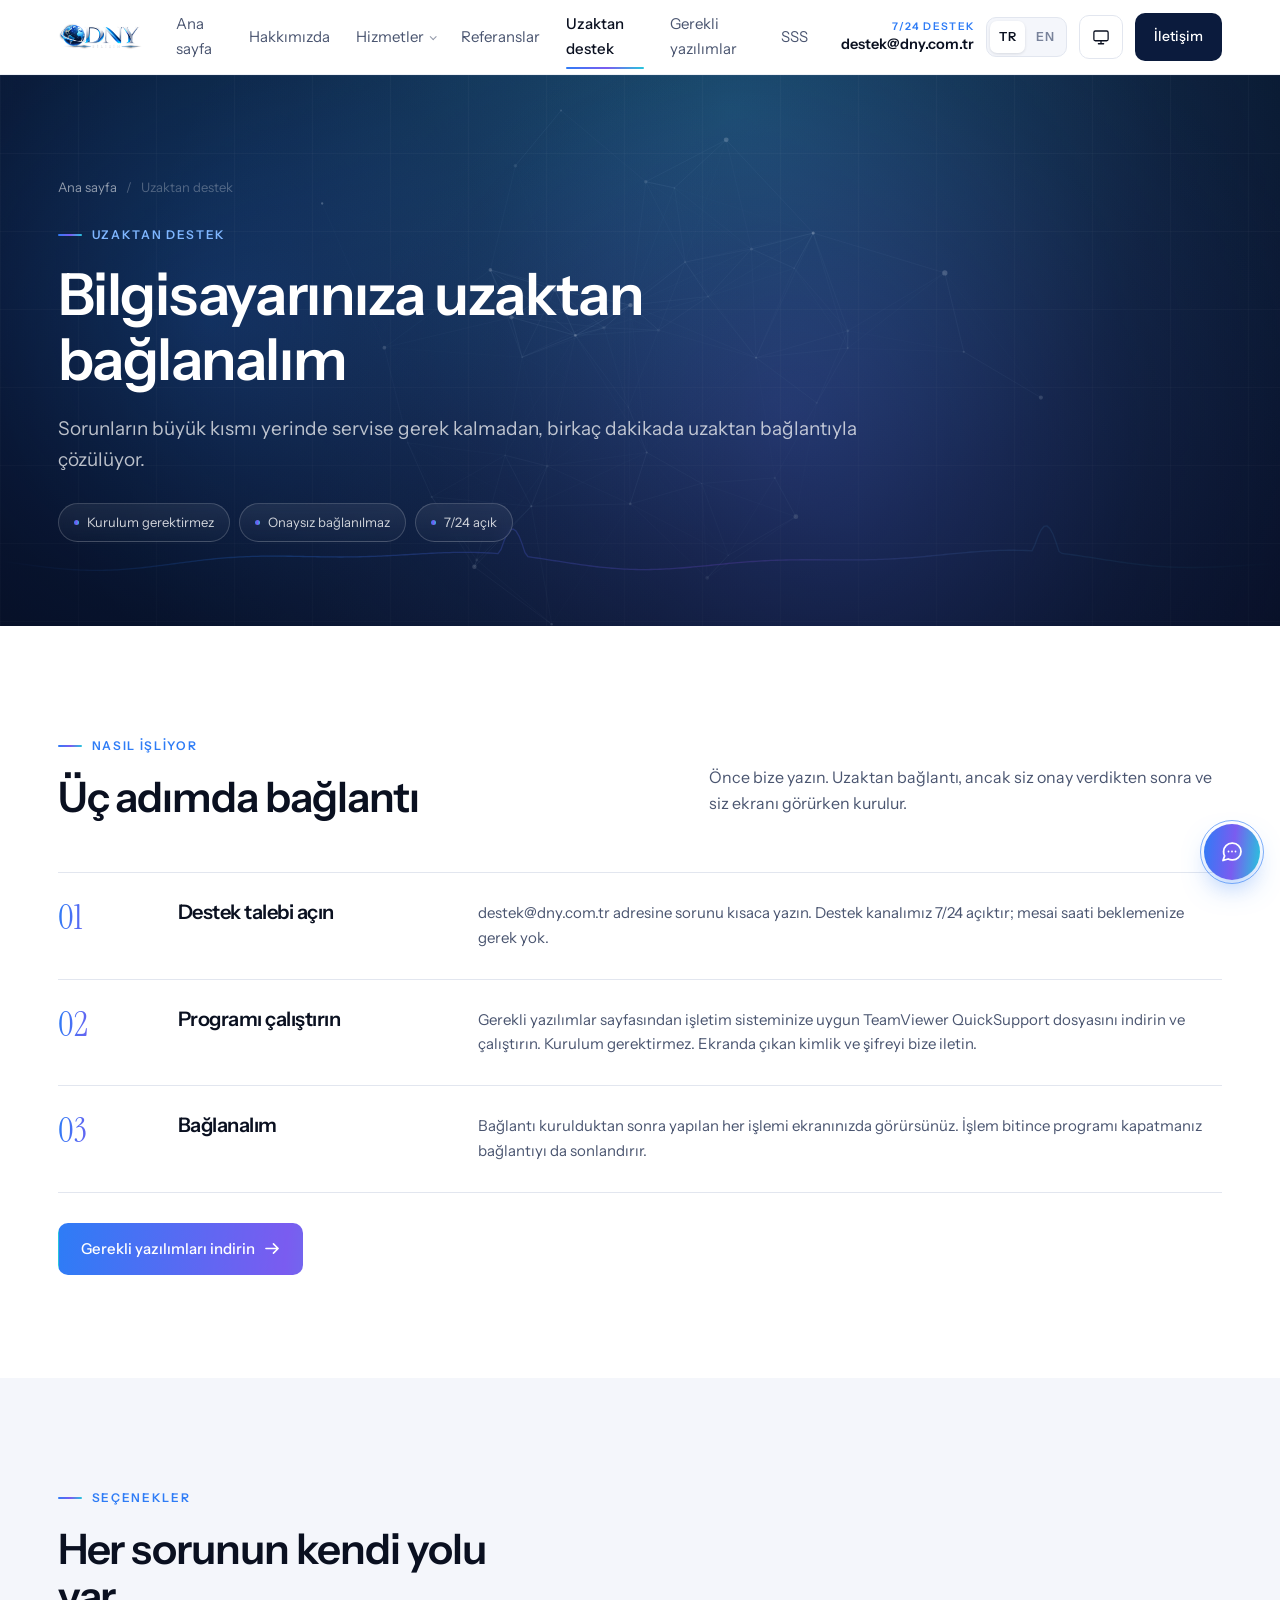
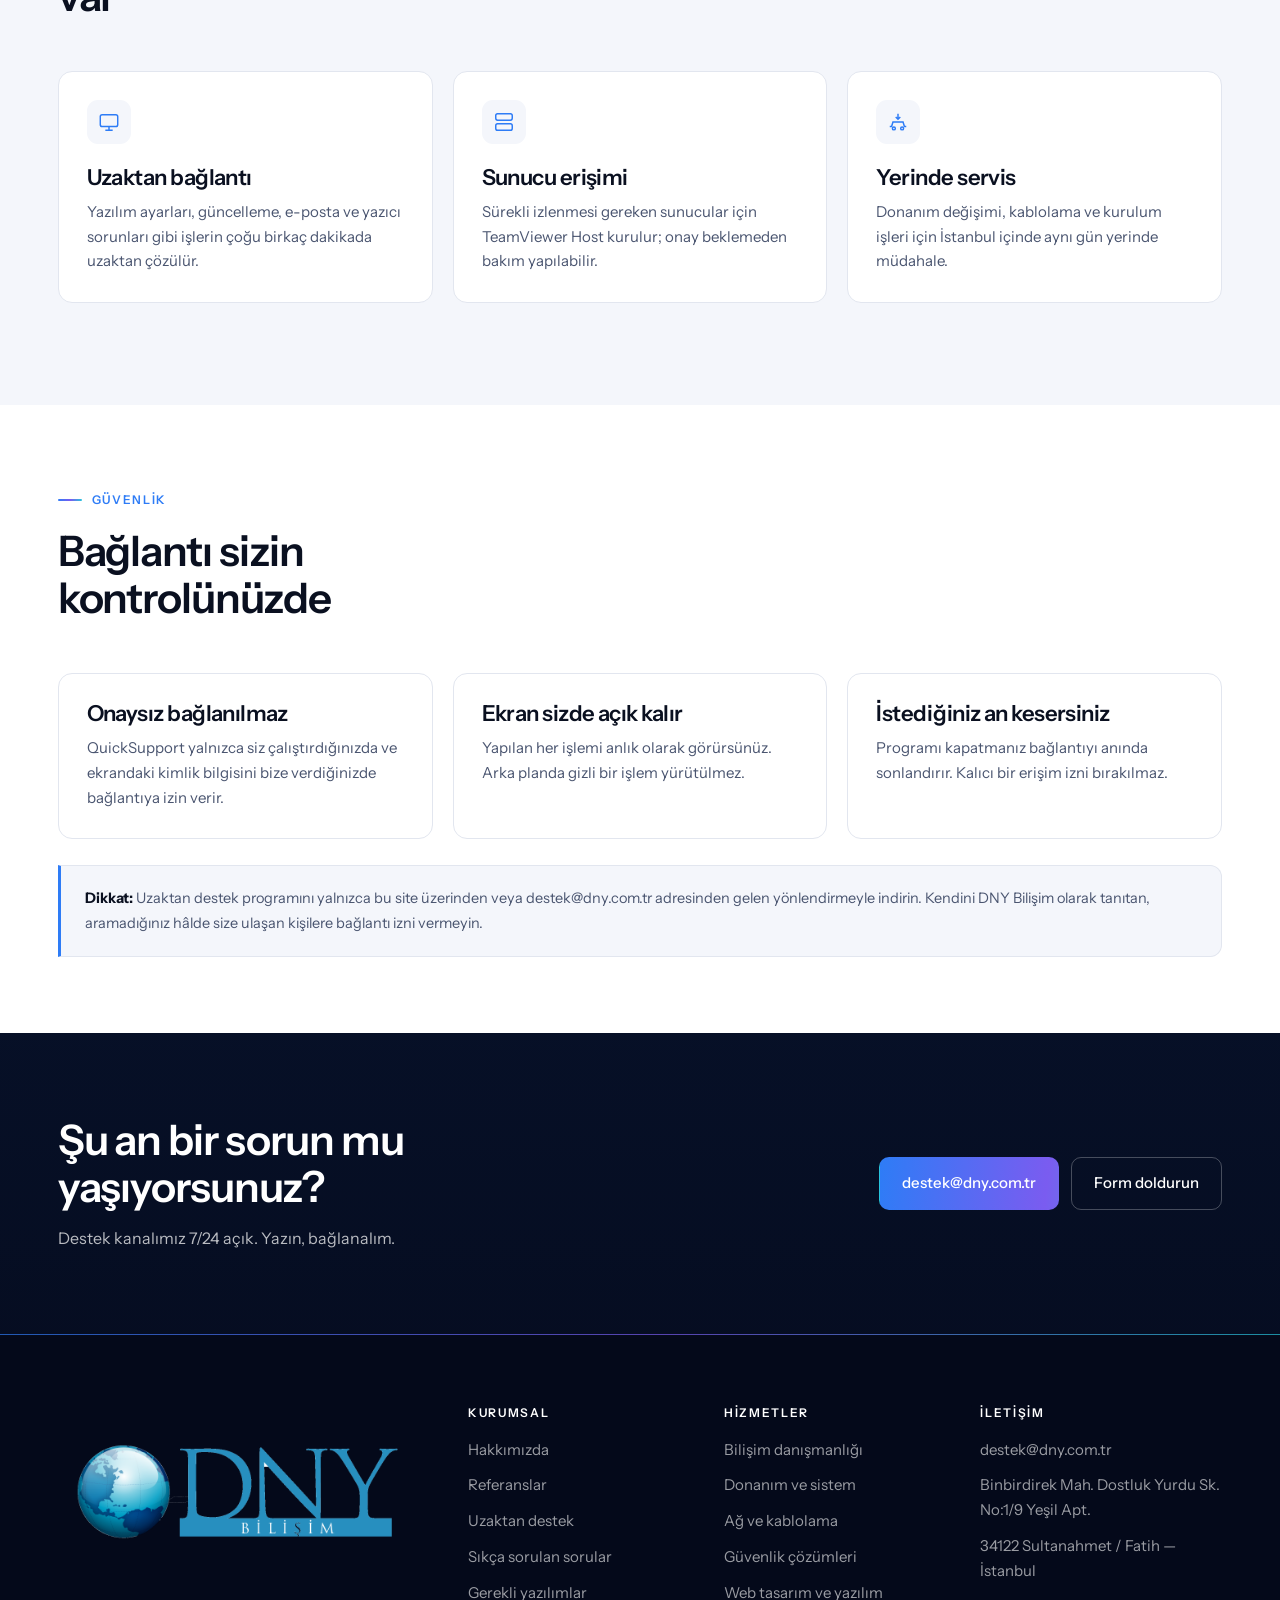
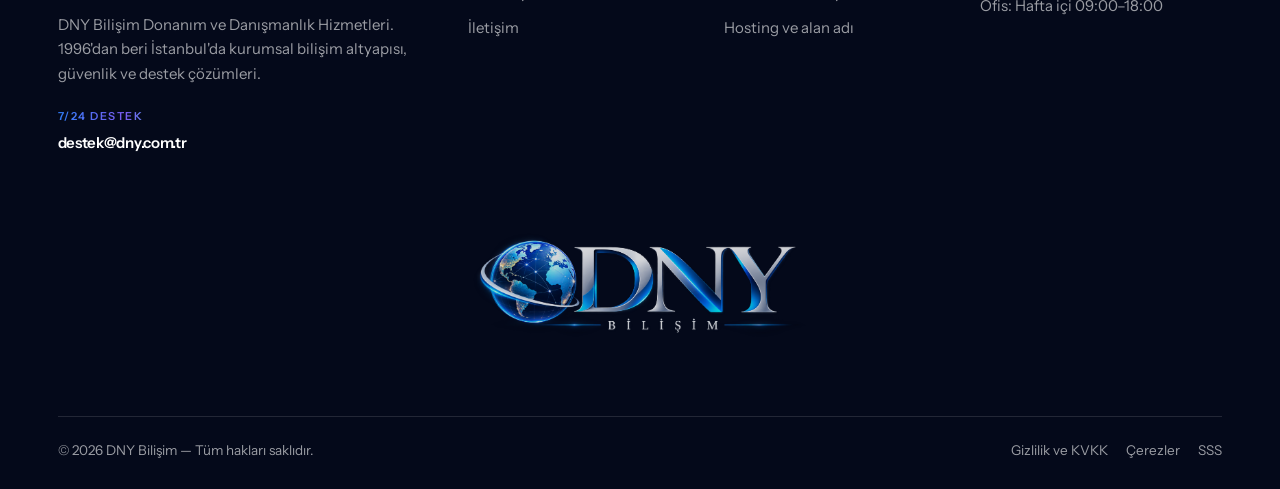
<file: uzaktan-destek.html>
<!DOCTYPE html>
<html lang="tr">
<head>
<meta charset="UTF-8">
<meta name="viewport" content="width=device-width, initial-scale=1, viewport-fit=cover">
<title>Uzaktan destek — DNY Bilişim | 7/24 teknik destek</title>
<meta name="description" content="Uzaktan bağlantıyla teknik destek: nasıl işler, hangi durumlarda kullanılır, güvenliği nasıl sağlanır. 7/24 destek: destek@dny.com.tr.">
<link rel="canonical" href="https://dny.com.tr/uzaktan-destek.html">
<link rel="alternate" hreflang="tr" href="https://dny.com.tr/uzaktan-destek.html">
<link rel="alternate" hreflang="en" href="https://dny.com.tr/uzaktan-destek.html?lang=en">
<link rel="alternate" hreflang="x-default" href="https://dny.com.tr/uzaktan-destek.html">
<meta property="og:title" content="Uzaktan destek — DNY Bilişim | 7/24 teknik destek">
<meta property="og:description" content="Uzaktan bağlantıyla teknik destek: nasıl işler, hangi durumlarda kullanılır, güvenliği nasıl sağlanır. 7/24 destek: destek@dny.com.tr.">
<meta property="og:type" content="website">
<meta property="og:url" content="https://dny.com.tr/">
<meta property="og:site_name" content="DNY Bilişim">
<meta property="og:locale" content="tr_TR">
<meta property="og:locale:alternate" content="en_US">
<meta property="og:image" content="https://dny.com.tr/assets/og-image.jpg">
<meta property="og:image:width" content="1200">
<meta property="og:image:height" content="630">
<meta name="twitter:card" content="summary_large_image">
<meta name="theme-color" content="#071129">
<meta name="color-scheme" content="light dark">
<script>(function(){var l=null;try{l=new URLSearchParams(location.search).get('lang')}catch(e){}
if(!l){try{l=localStorage.getItem('dny-lang')}catch(e){}}
if(l!=='en'&&l!=='tr'){l='tr'}
document.documentElement.setAttribute('lang',l);
if(l==='en'){document.documentElement.classList.add('i18n-wait');
setTimeout(function(){document.documentElement.classList.remove('i18n-wait')},1500)}})();</script>
<script>(function(){var m=null;try{m=localStorage.getItem('dny-theme')}catch(e){}
if(m!=='light'&&m!=='dark'){m='system'}
var d=m==='dark';
if(m==='system'){try{d=window.matchMedia('(prefers-color-scheme: dark)').matches}catch(e){d=false}}
var r=document.documentElement;r.setAttribute('data-theme-mode',m);r.setAttribute('data-theme',d?'dark':'light')})();</script>
<link rel="icon" href="assets/favicon.svg" type="image/svg+xml">
<link rel="preconnect" href="https://fonts.googleapis.com">
<link rel="preconnect" href="https://fonts.gstatic.com" crossorigin>
<link href="https://fonts.googleapis.com/css2?family=Instrument+Sans:ital,wght@0,400..700;1,400..700&family=Instrument+Serif:ital@0;1&display=swap" rel="stylesheet">
<link rel="stylesheet" href="assets/style.css">
</head>
<body>
<a class="skip" href="#icerik">İçeriğe atla</a>
<div class="progress"></div>

<header class="header">
  <div class="wrap header__in">
    <a href="index.html" class="brand" aria-label="DNY Bilişim — ana sayfa">
      <img src="assets/ardeko.png" srcset="assets/ardeko-320.png 320w, assets/ardeko.png 1983w" sizes="(max-width:560px) 120px, 180px" width="1983" height="793" alt="DNY Bilişim" data-logo data-logo-alt="assets/dny.png">
      <span class="brand__fallback" data-logo-fallback hidden><i></i>DNY</span>
    </a>
    <nav class="mainnav" aria-label="Ana menü">
      <a href="index.html">Ana sayfa</a>
      <a href="hakkimizda.html">Hakkımızda</a>
      <span class="has-menu">
        <a href="hizmetler.html">Hizmetler</a>
        <div class="megamenu">
          <a href="hizmetler.html#danismanlik">Bilişim danışmanlığı<small>Envanter, risk ve bütçe raporu</small></a>
          <a href="hizmetler.html#donanim">Donanım ve sistem<small>Sunucu, iş istasyonu, çevre birimi</small></a>
          <a href="hizmetler.html#ag">Ağ ve kablolama<small>Kablolama, switch, kablosuz ağ</small></a>
          <a href="hizmetler.html#guvenlik">Güvenlik çözümleri<small>Güvenlik duvarı, kamera, yetkiler</small></a>
          <a href="hizmetler.html#destek">Teknik destek<small>7/24 uzak ve yerinde müdahale</small></a>
          <a href="hizmetler.html#web">Web ve yazılım<small>Kurumsal site, e-ticaret, özel yazılım</small></a>
          <a href="hizmetler.html#hosting">Hosting ve alan adı<small>Barındırma, SSL, kurumsal e-posta</small></a>
          <a href="hizmetler.html#yedekleme">Yedekleme<small>Otomatik yedek, geri dönüş testi</small></a>
          <a class="all" href="hizmetler.html">Sekiz hizmetin tamamı <svg viewBox="0 0 16 16" fill="none"><path d="M1 8h13M9 3l5 5-5 5" stroke="currentColor" stroke-width="1.7" stroke-linecap="round" stroke-linejoin="round"/></svg></a>
        </div>
      </span>
      <a href="referanslar.html">Referanslar</a>
      <a href="uzaktan-destek.html" aria-current="page">Uzaktan destek</a>
      <a href="gerekli-yazilimlar.html">Gerekli yazılımlar</a>
      <a href="sss.html">SSS</a>
    </nav>
    <div class="header__right">
      <a href="mailto:destek@dny.com.tr" class="header__mail"><span>7/24 destek</span>destek@dny.com.tr</a>
      <div class="langswitch" role="group" aria-label="Dil / Language">
        <button type="button" data-lang="tr" aria-pressed="true">TR</button>
        <button type="button" data-lang="en" aria-pressed="false">EN</button>
      </div>
      <button class="themetoggle" type="button" aria-label="Tema: sistem ayarı">
        <svg class="moon" viewBox="0 0 24 24" fill="none" stroke="currentColor" stroke-width="1.7" stroke-linecap="round" stroke-linejoin="round"><path d="M20.5 14.6A8.6 8.6 0 019.4 3.5a8.6 8.6 0 1011.1 11.1z"/></svg>
        <svg class="sys" viewBox="0 0 24 24" fill="none" stroke="currentColor" stroke-width="1.7" stroke-linecap="round" stroke-linejoin="round"><rect x="2.5" y="4" width="19" height="13" rx="2"/><path d="M8.5 21h7M12 17v4"/></svg>
        <svg class="sun" viewBox="0 0 24 24" fill="none" stroke="currentColor" stroke-width="1.7" stroke-linecap="round"><circle cx="12" cy="12" r="4.2"/><path d="M12 2.4v2.3M12 19.3v2.3M4.2 4.2l1.7 1.7M18.1 18.1l1.7 1.7M2.4 12h2.3M19.3 12h2.3M4.2 19.8l1.7-1.7M18.1 5.9l1.7-1.7"/></svg>
      </button>
      <a href="iletisim.html" class="btn btn--primary">İletişim</a>
      <button class="hamburger" aria-label="Menüyü aç" aria-expanded="false"><i></i><i></i><i></i></button>
    </div>
  </div>
</header>

<nav class="drawer" aria-label="Mobil menü">
  <a class="drawer__link" href="index.html">Ana sayfa <svg viewBox="0 0 16 16" fill="none"><path d="M1 8h13M9 3l5 5-5 5" stroke="currentColor" stroke-width="1.6" stroke-linecap="round" stroke-linejoin="round"/></svg></a>
  <a class="drawer__link" href="hakkimizda.html">Hakkımızda <svg viewBox="0 0 16 16" fill="none"><path d="M1 8h13M9 3l5 5-5 5" stroke="currentColor" stroke-width="1.6" stroke-linecap="round" stroke-linejoin="round"/></svg></a>
  <a class="drawer__link" href="hizmetler.html">Hizmetler <svg viewBox="0 0 16 16" fill="none"><path d="M1 8h13M9 3l5 5-5 5" stroke="currentColor" stroke-width="1.6" stroke-linecap="round" stroke-linejoin="round"/></svg></a>
  <a class="drawer__link" href="referanslar.html">Referanslar <svg viewBox="0 0 16 16" fill="none"><path d="M1 8h13M9 3l5 5-5 5" stroke="currentColor" stroke-width="1.6" stroke-linecap="round" stroke-linejoin="round"/></svg></a>
  <a class="drawer__link" href="uzaktan-destek.html">Uzaktan destek <svg viewBox="0 0 16 16" fill="none"><path d="M1 8h13M9 3l5 5-5 5" stroke="currentColor" stroke-width="1.6" stroke-linecap="round" stroke-linejoin="round"/></svg></a>
  <a class="drawer__link" href="gerekli-yazilimlar.html">Gerekli yazılımlar <svg viewBox="0 0 16 16" fill="none"><path d="M1 8h13M9 3l5 5-5 5" stroke="currentColor" stroke-width="1.6" stroke-linecap="round" stroke-linejoin="round"/></svg></a>
  <a class="drawer__link" href="sss.html">Sıkça sorulan sorular <svg viewBox="0 0 16 16" fill="none"><path d="M1 8h13M9 3l5 5-5 5" stroke="currentColor" stroke-width="1.6" stroke-linecap="round" stroke-linejoin="round"/></svg></a>
  <a class="drawer__link" href="iletisim.html">İletişim <svg viewBox="0 0 16 16" fill="none"><path d="M1 8h13M9 3l5 5-5 5" stroke="currentColor" stroke-width="1.6" stroke-linecap="round" stroke-linejoin="round"/></svg></a>
  <div class="drawer__foot">
    <a href="mailto:destek@dny.com.tr" class="btn btn--grad">7/24 destek: destek@dny.com.tr</a>
    <a href="iletisim.html" class="btn btn--ghost">Teklif isteyin</a>
  </div>
  <div class="drawer__meta">
    Binbirdirek Mah. Dostluk Yurdu Sk. No:1/9<br>
    34122 Sultanahmet / Fatih — İstanbul
  </div>
</nav>

<aside class="rail" aria-hidden="true">
  <span class="rail__pct">%0</span>
  <div class="rail__line"></div>
  <div class="rail__fill"></div>
  <div class="rail__dot"></div>
  <div class="rail__sec"><b>Başlangıç</b></div>
</aside>

<main class="fade" id="icerik" tabindex="-1">

  <section class="pagehead on-dark" data-rail="Uzaktan destek">
    <canvas class="aurora" data-signal aria-hidden="true"></canvas>
    <div class="wrap pagehead__in" data-parallax>
      <nav class="crumb" aria-label="Sayfa yolu">
        <a href="index.html">Ana sayfa</a><span>/</span><span>Uzaktan destek</span>
      </nav>
      <span class="eyebrow">Uzaktan destek</span>
      <h1><span class="mask"><span>Bilgisayarınıza uzaktan bağlanalım</span></span></h1>
      <p class="lead">Sorunların büyük kısmı yerinde servise gerek kalmadan, birkaç dakikada uzaktan bağlantıyla çözülüyor.</p>
      <div class="pagehead__meta"><span>Kurulum gerektirmez</span><span>Onaysız bağlanılmaz</span><span>7/24 açık</span></div>
    </div>
  </section>

  <section class="section">
    <div class="wrap">
      <div class="head head--split" data-reveal>
        <div><span class="eyebrow">Nasıl işliyor</span><h2>Üç adımda bağlantı</h2></div>
        <p>Önce bize yazın. Uzaktan bağlantı, ancak siz onay verdikten sonra ve siz ekranı görürken kurulur.</p>
      </div>
      <div class="steps">
        <div class="step" data-reveal>
          <span class="step__n">01</span><h3>Destek talebi açın</h3>
          <p>destek@dny.com.tr adresine sorunu kısaca yazın. Destek kanalımız 7/24 açıktır; mesai saati beklemenize gerek yok.</p>
        </div>
        <div class="step" data-reveal>
          <span class="step__n">02</span><h3>Programı çalıştırın</h3>
          <p>Gerekli yazılımlar sayfasından işletim sisteminize uygun TeamViewer QuickSupport dosyasını indirin ve çalıştırın. Kurulum gerektirmez. Ekranda çıkan kimlik ve şifreyi bize iletin.</p>
        </div>
        <div class="step" data-reveal>
          <span class="step__n">03</span><h3>Bağlanalım</h3>
          <p>Bağlantı kurulduktan sonra yapılan her işlemi ekranınızda görürsünüz. İşlem bitince programı kapatmanız bağlantıyı da sonlandırır.</p>
        </div>
      </div>
      <p style="margin-top:30px" data-reveal>
        <a class="btn btn--grad" href="gerekli-yazilimlar.html">Gerekli yazılımları indirin <svg viewBox="0 0 16 16" fill="none"><path d="M1 8h13M9 3l5 5-5 5" stroke="currentColor" stroke-width="1.7" stroke-linecap="round" stroke-linejoin="round"/></svg></a>
      </p>
    </div>
  </section>

  <section class="section section--grey">
    <div class="wrap">
      <div class="head" data-reveal>
        <span class="eyebrow">Seçenekler</span>
        <h2>Her sorunun kendi yolu var</h2>
      </div>
      <div class="grid grid--3">
        <article class="card" data-reveal>
          <span class="card__icon"><svg viewBox="0 0 24 24" fill="none" stroke="currentColor" stroke-width="1.6"><rect x="2.5" y="4" width="19" height="13" rx="2"/><path d="M8 21h8M12 17v4"/></svg></span>
          <h3>Uzaktan bağlantı</h3>
          <p>Yazılım ayarları, güncelleme, e-posta ve yazıcı sorunları gibi işlerin çoğu birkaç dakikada uzaktan çözülür.</p>
        </article>
        <article class="card" data-reveal="80">
          <span class="card__icon"><svg viewBox="0 0 24 24" fill="none" stroke="currentColor" stroke-width="1.6"><rect x="3" y="3" width="18" height="7" rx="2"/><rect x="3" y="14" width="18" height="7" rx="2"/><path d="M7 6.5h.01M7 17.5h.01"/></svg></span>
          <h3>Sunucu erişimi</h3>
          <p>Sürekli izlenmesi gereken sunucular için TeamViewer Host kurulur; onay beklemeden bakım yapılabilir.</p>
        </article>
        <article class="card" data-reveal="160">
          <span class="card__icon"><svg viewBox="0 0 24 24" fill="none" stroke="currentColor" stroke-width="1.6"><path d="M3 17h2l1.5-5h11L19 17h2"/><circle cx="7.5" cy="19" r="1.6"/><circle cx="16.5" cy="19" r="1.6"/><path d="M12 3v6m-2.5-2.5L12 9l2.5-2.5"/></svg></span>
          <h3>Yerinde servis</h3>
          <p>Donanım değişimi, kablolama ve kurulum işleri için İstanbul içinde aynı gün yerinde müdahale.</p>
        </article>
      </div>
    </div>
  </section>

  <section class="section section--tight">
    <div class="wrap">
      <div class="head" data-reveal>
        <span class="eyebrow">Güvenlik</span>
        <h2>Bağlantı sizin kontrolünüzde</h2>
      </div>
      <div class="grid grid--3">
        <article class="card card--plain" data-reveal><h3>Onaysız bağlanılmaz</h3><p>QuickSupport yalnızca siz çalıştırdığınızda ve ekrandaki kimlik bilgisini bize verdiğinizde bağlantıya izin verir.</p></article>
        <article class="card card--plain" data-reveal="80"><h3>Ekran sizde açık kalır</h3><p>Yapılan her işlemi anlık olarak görürsünüz. Arka planda gizli bir işlem yürütülmez.</p></article>
        <article class="card card--plain" data-reveal="160"><h3>İstediğiniz an kesersiniz</h3><p>Programı kapatmanız bağlantıyı anında sonlandırır. Kalıcı bir erişim izni bırakılmaz.</p></article>
      </div>
      <div class="notice" style="margin-top:26px" data-reveal>
        <strong>Dikkat:</strong> Uzaktan destek programını yalnızca bu site üzerinden veya destek@dny.com.tr adresinden gelen yönlendirmeyle indirin. Kendini DNY Bilişim olarak tanıtan, aramadığınız hâlde size ulaşan kişilere bağlantı izni vermeyin.
      </div>
    </div>
  </section>

  <section class="cta on-dark" data-rail="İletişim">
    <canvas class="aurora" data-bg="flat" aria-hidden="true"></canvas>
    <div class="wrap cta__in">
      <div>
        <h2>Şu an bir sorun mu yaşıyorsunuz?</h2>
        <p>Destek kanalımız 7/24 açık. Yazın, bağlanalım.</p>
      </div>
      <div class="cta__btns">
        <a href="mailto:destek@dny.com.tr" class="btn btn--grad">destek@dny.com.tr</a>
        <a href="iletisim.html" class="btn btn--ghost-light">Form doldurun</a>
      </div>
    </div>
  </section>

</main>

<footer class="footer">
  <div class="wrap">
    <div class="footer__grid">
      <div>
        <img src="assets/dny.png" alt="DNY Bilişim" data-logo data-logo-alt="assets/ardeko.png">
        <span class="brand__fallback" data-logo-fallback hidden><i></i>DNY</span>
        <p class="footer__about">DNY Bilişim Donanım ve Danışmanlık Hizmetleri. 1996'dan beri İstanbul'da kurumsal bilişim altyapısı, güvenlik ve destek çözümleri.</p>
        <a href="mailto:destek@dny.com.tr" class="footer__mail"><small>7/24 destek</small>destek@dny.com.tr</a>
      </div>
      <div>
        <h4>Kurumsal</h4>
        <ul>
          <li><a href="hakkimizda.html">Hakkımızda</a></li>
          <li><a href="referanslar.html">Referanslar</a></li>
          <li><a href="uzaktan-destek.html">Uzaktan destek</a></li>
          <li><a href="sss.html">Sıkça sorulan sorular</a></li>
          <li><a href="gerekli-yazilimlar.html">Gerekli yazılımlar</a></li>
          <li><a href="iletisim.html">İletişim</a></li>
        </ul>
      </div>
      <div>
        <h4>Hizmetler</h4>
        <ul>
          <li><a href="hizmetler.html#danismanlik">Bilişim danışmanlığı</a></li>
          <li><a href="hizmetler.html#donanim">Donanım ve sistem</a></li>
          <li><a href="hizmetler.html#ag">Ağ ve kablolama</a></li>
          <li><a href="hizmetler.html#guvenlik">Güvenlik çözümleri</a></li>
          <li><a href="hizmetler.html#web">Web tasarım ve yazılım</a></li>
          <li><a href="hizmetler.html#hosting">Hosting ve alan adı</a></li>
        </ul>
      </div>
      <div>
        <h4>İletişim</h4>
        <ul>
          <li><a href="mailto:destek@dny.com.tr">destek@dny.com.tr</a></li>
          <li>Binbirdirek Mah. Dostluk Yurdu Sk. No:1/9 Yeşil Apt.</li>
          <li>34122 Sultanahmet / Fatih — İstanbul</li>
          <li>Ofis: Hafta içi 09:00–18:00</li>
        </ul>
      </div>
    </div>

    <div class="wordmark">
  <img src="assets/ardeko.png" srcset="assets/ardeko-320.png 320w, assets/ardeko.png 1983w" sizes="(max-width:640px) 260px, 340px" width="1983" height="793" alt="Ardeko" loading="lazy" style="max-width:340px;width:100%;height:auto;margin:0 auto;opacity:.85">
</div>

    <div class="footer__bar">
      <span>© <span data-year>2026</span> DNY Bilişim — Tüm hakları saklıdır.</span>
      <span class="footer__yasal"><a href="gizlilik.html">Gizlilik ve KVKK</a><a href="cerez.html">Çerezler</a><a href="sss.html">SSS</a></span>
    </div>
  </div>
</footer>

<button class="totop" type="button" aria-label="Başa dön">
  <svg viewBox="0 0 16 16" fill="none"><path d="M8 14V2M3 7l5-5 5 5" stroke="currentColor" stroke-width="1.7" stroke-linecap="round" stroke-linejoin="round"/></svg>
</button>

<a href="mailto:destek@dny.com.tr" class="callbar">Destek için yazın — destek@dny.com.tr</a>

<script src="assets/i18n.js"></script>
<script src="assets/status.js"></script>
<!-- SUNUM İÇİN ÖRNEK VERİ — yayına alırken bu satırı silin -->
<script src="assets/durum-demo.js"></script>
<script src="assets/main.js"></script>
<script src="assets/shader-bg.js"></script>
<script src="assets/assistant.js"></script>
</body>
</html>
</file>
<file: assets/style.css>
/* =========================================================
   DNY Bilişim — ortak stil dosyası
   Palet: derin lacivert taban + mavi/mor/camgöbeği gradyan aksan
   Tipografi: Instrument Sans (arayüz) + Instrument Serif (vurgu)
   ========================================================= */

:root{
  --navy-950:#04091A;
  --navy-900:#071129;
  --navy-800:#0B1B3D;
  --navy-700:#12275A;
  --navy-600:#1A3D85;

  --accent:#2E7CF6;
  --accent-2:#7A5CF0;
  --accent-3:#26C6DC;
  --grad:linear-gradient(96deg,#2E7CF6 0%,#7A5CF0 52%,#26C6DC 100%);

  --ink:#0A1020;
  --text:#4A5570;
  --text-soft:#78829A;
  --line:#E2E6EF;
  --line-soft:#EDF0F6;
  --bg:#FFFFFF;
  --bg-2:#F4F6FB;
  --surface:#FFFFFF;
  --header-bg:rgba(255,255,255,.9);
  --line-strong:#C9D4E8;
  --word-off:rgba(10,16,32,.15);
  --rail-line:rgba(120,132,158,.34);
  --shadow-card:0 16px 44px -24px rgba(11,27,61,.45);

  --sans:'Instrument Sans','Segoe UI',system-ui,-apple-system,sans-serif;
  --serif:'Instrument Serif','Times New Roman',Georgia,serif;

  --gut:clamp(20px,4.5vw,64px);
  --max:1280px;
  --r:10px;
  --ease:cubic-bezier(.25,1,.35,1);
}

*,*::before,*::after{box-sizing:border-box}
[hidden]{display:none !important}
html{-webkit-text-size-adjust:100%;scroll-behavior:smooth}
body{
  margin:0;background:var(--bg);color:var(--text);
  font-family:var(--sans);font-size:16px;font-weight:400;line-height:1.65;
  -webkit-font-smoothing:antialiased;overflow-x:hidden;
}
body.no-scroll{overflow:hidden}
img{max-width:100%;display:block}
a{color:inherit;text-decoration:none}
button,input,textarea,select{font:inherit;color:inherit}
h1,h2,h3,h4{color:var(--ink);margin:0;font-weight:600;letter-spacing:-.025em;line-height:1.12}
p{margin:0}
::selection{background:var(--accent);color:#fff}
:focus-visible{outline:2px solid var(--accent);outline-offset:3px;border-radius:3px}

/* ---------- düzen ---------- */
.wrap{width:100%;max-width:var(--max);margin-inline:auto;padding-inline:var(--gut);position:relative;z-index:2}
.section{padding:clamp(64px,8vw,112px) 0;position:relative}
.section--tight{padding:clamp(48px,6vw,80px) 0}
.section--grey{background:var(--bg-2)}
.sr-only{position:absolute;width:1px;height:1px;margin:-1px;padding:0;overflow:hidden;clip:rect(0 0 0 0);white-space:nowrap;border:0}

.eyebrow{
  display:inline-flex;align-items:center;gap:10px;
  font-size:12px;font-weight:600;letter-spacing:.14em;text-transform:uppercase;
  color:var(--accent);margin-bottom:18px;
}
.eyebrow::before{content:'';width:24px;height:2px;background:var(--grad);border-radius:2px}
.on-dark .eyebrow{color:#7FB6FF}

h1,.h1{font-size:clamp(32px,5.2vw,58px)}
h2,.h2{font-size:clamp(26px,3.6vw,42px)}
h3,.h3{font-size:clamp(18px,1.9vw,22px)}
.lead{font-size:clamp(16px,1.5vw,19px);line-height:1.6;max-width:62ch}

.head{max-width:44ch;margin-bottom:clamp(32px,4vw,52px)}
.head p{margin-top:16px}
.head--split{max-width:none;display:grid;gap:20px 48px;align-items:end}
@media(min-width:900px){.head--split{grid-template-columns:minmax(0,1fr) minmax(0,.85fr)}
  .head--split p{margin-top:0;padding-bottom:4px}}

/* ---------- butonlar ---------- */
.btn{
  display:inline-flex;align-items:center;justify-content:center;gap:10px;
  padding:13px 22px;border-radius:var(--r);border:1px solid transparent;
  font-size:15px;font-weight:500;cursor:pointer;position:relative;overflow:hidden;isolation:isolate;
  transition:background .25s,color .25s,border-color .25s,box-shadow .3s;
}
.btn svg{width:15px;height:15px;flex:none;transition:transform .3s var(--ease)}
.btn:hover svg{transform:translateX(3px)}
.btn--primary{background:var(--navy-800);color:#fff}
.btn--primary::before{content:'';position:absolute;inset:0;z-index:-1;background:var(--grad);
  opacity:0;transition:opacity .35s}
.btn--primary:hover::before{opacity:1}
.btn--grad{background:var(--grad);color:#fff;background-size:180% 100%;background-position:0% 50%;
  transition:background-position .6s var(--ease),box-shadow .35s}
.btn--grad:hover{background-position:100% 50%;box-shadow:0 10px 30px -12px rgba(46,124,246,.7)}
.btn--ghost{border-color:var(--line);color:var(--ink);background:var(--surface)}
.btn--ghost:hover{border-color:var(--accent);color:var(--accent)}
.btn--ghost-light{border-color:rgba(255,255,255,.26);color:#fff}
.btn--ghost-light:hover{border-color:#fff;background:rgba(255,255,255,.08)}
.btn--block{width:100%}

.link-arrow{display:inline-flex;align-items:center;gap:8px;color:var(--accent);
  font-weight:500;font-size:15px;position:relative}
.link-arrow::after{content:'';position:absolute;left:0;right:22px;bottom:-3px;height:1px;background:currentColor;
  transform:scaleX(0);transform-origin:left;transition:transform .35s var(--ease)}
.link-arrow:hover::after{transform:scaleX(1)}
.link-arrow svg{width:14px;height:14px;transition:transform .3s var(--ease)}
.link-arrow:hover svg{transform:translateX(3px)}

/* ---------- üst ilerleme çubuğu ---------- */
.progress{position:fixed;top:0;left:0;height:2px;width:0;background:var(--grad);z-index:120}

/* ---------- başlık / menü ---------- */
.header{
  position:sticky;top:0;z-index:100;background:var(--header-bg);
  backdrop-filter:blur(16px);border-bottom:1px solid var(--line-soft);
  transition:box-shadow .3s,border-color .3s;
}
.header.is-stuck{box-shadow:0 1px 22px rgba(7,17,41,.08);border-bottom-color:transparent}
.header__in{display:flex;align-items:center;justify-content:space-between;gap:20px;height:74px}
.brand{display:flex;align-items:center;gap:11px;flex:none}
.brand img{height:34px;width:auto}
.brand__fallback{display:flex;align-items:center;gap:9px;font-weight:700;font-size:21px;
  letter-spacing:-.03em;color:var(--navy-800)}
.brand__fallback i{width:8px;height:8px;background:var(--grad);border-radius:2px;display:block}
.brand__sub{font-size:11px;font-weight:600;letter-spacing:.16em;text-transform:uppercase;color:var(--text-soft)}
@media(max-width:560px){.brand__sub{display:none}}

.mainnav{display:none;align-items:center;gap:0}
@media(min-width:1160px){.mainnav{display:flex}}
.mainnav a{position:relative;padding:9px 13px;font-size:15px;color:var(--text);transition:color .25s}
.mainnav a::after{content:'';position:absolute;left:13px;right:13px;bottom:2px;height:2px;
  background:var(--grad);border-radius:2px;
  transform:scaleX(0);transform-origin:left;transition:transform .35s var(--ease)}
.mainnav a:hover{color:var(--ink)}
.mainnav a:hover::after,.mainnav a[aria-current="page"]::after{transform:scaleX(1)}
.mainnav a[aria-current="page"]{color:var(--ink);font-weight:500}

.header__right{display:flex;align-items:center;gap:12px}
.header__mail{display:none;font-size:14.5px;font-weight:600;color:var(--ink);text-align:right;line-height:1.3}
.header__mail span{display:block;font-size:10.5px;font-weight:600;letter-spacing:.13em;
  text-transform:uppercase;color:var(--accent);margin-bottom:2px}
@media(min-width:900px){.header__mail{display:block}}
.header .btn{padding:11px 18px;font-size:14px}
@media(max-width:680px){.header .btn--primary{display:none}}

.hamburger{display:grid;place-content:center;gap:5px;width:44px;height:44px;flex:none;
  background:var(--surface);border:1px solid var(--line);border-radius:var(--r);cursor:pointer}
@media(min-width:1160px){.hamburger{display:none}}
.hamburger i{display:block;width:17px;height:2px;background:var(--ink);border-radius:2px;
  transition:transform .35s var(--ease),opacity .2s}
.hamburger.is-open i:nth-child(1){transform:translateY(7px) rotate(45deg)}
.hamburger.is-open i:nth-child(2){opacity:0}
.hamburger.is-open i:nth-child(3){transform:translateY(-7px) rotate(-45deg)}

.drawer{position:fixed;inset:74px 0 0;z-index:99;background:var(--surface);padding:22px var(--gut) 40px;
  overflow-y:auto;transform:translateY(-12px);opacity:0;pointer-events:none;
  transition:opacity .3s,transform .35s var(--ease)}
.drawer.is-open{opacity:1;transform:none;pointer-events:auto}
.drawer a.drawer__link{display:flex;align-items:center;justify-content:space-between;
  padding:16px 0;border-bottom:1px solid var(--line-soft);
  font-size:19px;font-weight:500;color:var(--ink)}
.drawer a.drawer__link svg{width:15px;height:15px;color:var(--accent)}
.drawer__foot{margin-top:26px;display:grid;gap:12px}
.drawer__meta{margin-top:22px;font-size:14px;line-height:2}

/* ---------- animasyonlu arka plan ---------- */
.aurora{position:absolute;inset:0;width:100%;height:100%;z-index:0;display:block}
.on-dark{position:relative;background:var(--navy-900);color:rgba(255,255,255,.72);
  overflow:hidden;isolation:isolate}
.on-dark h1,.on-dark h2,.on-dark h3{color:#fff}
.on-dark::after{content:'';position:absolute;inset:0;z-index:1;pointer-events:none;
  background:linear-gradient(180deg,rgba(4,9,26,.15) 0%,rgba(4,9,26,.5) 100%)}

/* ---------- kahraman ---------- */
.hero__in{padding:clamp(66px,9vw,124px) 0 clamp(50px,6vw,78px)}
.hero h1{max-width:17ch}
.hero .lead{margin-top:22px;color:rgba(255,255,255,.75)}
.hero__cta{display:flex;flex-wrap:wrap;gap:12px;margin-top:34px}
.hero__grid{display:grid;gap:clamp(32px,5vw,60px)}
@media(min-width:1000px){.hero__grid{grid-template-columns:minmax(0,1.35fr) minmax(290px,.75fr);align-items:end}}

.hero__panel{border:1px solid rgba(255,255,255,.15);border-radius:16px;padding:26px;
  background:linear-gradient(180deg,rgba(255,255,255,.08),rgba(255,255,255,.02));
  backdrop-filter:blur(10px);position:relative;overflow:hidden}
.hero__panel::before{content:'';position:absolute;top:0;left:0;right:0;height:2px;background:var(--grad)}
.hero__panel .num{display:block;font-family:var(--serif);font-size:54px;line-height:1;margin-bottom:8px;
  background:var(--grad);-webkit-background-clip:text;background-clip:text;color:transparent}
.hero__panel h3{font-size:17px;margin-bottom:6px}
.hero__panel p{font-size:14.5px;color:rgba(255,255,255,.66)}
.hero__panel hr{border:0;border-top:1px solid rgba(255,255,255,.14);margin:20px 0}
.hero__panel .mail{color:#fff;font-weight:600;font-size:17px;display:inline-block;word-break:break-all}
.hero__panel .mail small{display:block;font-size:11px;font-weight:600;letter-spacing:.13em;
  text-transform:uppercase;color:#7FB6FF;margin-bottom:6px}

/* sayfa başlığı */
.pagehead__in{padding:clamp(48px,6.5vw,90px) 0 clamp(40px,5vw,66px)}
.pagehead h1{max-width:20ch}
.pagehead .lead{margin-top:18px;color:rgba(255,255,255,.72)}
.crumb{display:flex;align-items:center;gap:9px;font-size:13px;color:rgba(255,255,255,.55);margin-bottom:18px}
.crumb a:hover{color:#fff}
.crumb span{opacity:.5}

/* ---------- 7/24 şeridi ---------- */
.support{background:var(--navy-800);position:relative;overflow:hidden}
.support::before{content:'';position:absolute;inset:0;background:var(--grad);opacity:.18}
.support__in{position:relative;z-index:2;display:flex;flex-wrap:wrap;align-items:center;
  justify-content:space-between;gap:16px 32px;padding:22px 0}
.support__txt{display:flex;align-items:center;gap:16px;min-width:0}
.support__badge{flex:none;font-weight:700;font-size:18px;letter-spacing:-.02em;color:#fff;
  background:var(--grad);padding:8px 14px;border-radius:8px}
.support__txt strong{display:block;color:#fff;font-size:17px;font-weight:600;letter-spacing:-.01em}
.support__txt span{font-size:14.5px;color:rgba(255,255,255,.72)}

/* ---------- kartlar ---------- */
.grid{display:grid;gap:20px}
.grid--2{grid-template-columns:1fr}
.grid--3{grid-template-columns:1fr}
.grid--4{grid-template-columns:1fr}
@media(min-width:640px){.grid--2{grid-template-columns:repeat(2,1fr)}
  .grid--3{grid-template-columns:repeat(2,1fr)}.grid--4{grid-template-columns:repeat(2,1fr)}}
@media(min-width:1000px){.grid--3{grid-template-columns:repeat(3,1fr)}
  .grid--4{grid-template-columns:repeat(4,1fr)}}

.card{background:var(--surface);border:1px solid var(--line);border-radius:14px;padding:28px;
  display:flex;flex-direction:column;position:relative;isolation:isolate;overflow:hidden;
  transition:border-color .3s,box-shadow .35s var(--ease),transform .35s var(--ease)}
.card::before{content:'';position:absolute;inset:0;z-index:-1;opacity:0;transition:opacity .4s;
  background:radial-gradient(340px circle at var(--mx,50%) var(--my,0%),rgba(46,124,246,.1),transparent 70%)}
.card:hover::before{opacity:1}
.card::after{content:'';position:absolute;left:0;right:0;top:0;height:2px;background:var(--grad);
  transform:scaleX(0);transform-origin:left;transition:transform .45s var(--ease)}
.card:hover::after{transform:scaleX(1)}
.card:hover{border-color:var(--line-strong);box-shadow:var(--shadow-card);transform:translateY(-3px)}
.card__icon{width:44px;height:44px;border-radius:11px;display:grid;place-content:center;
  background:var(--bg-2);color:var(--accent);margin-bottom:22px;flex:none;
  transition:background .35s,color .35s}
.card:hover .card__icon{background:var(--grad);color:#fff}
.card__icon svg{width:22px;height:22px}
.card h3{margin-bottom:9px}
.card p{font-size:15px}
.card .link-arrow{margin-top:20px;align-self:flex-start}
.card--plain::after{display:none}
.card--plain:hover{transform:none;box-shadow:none;border-color:var(--line)}

/* rakamlar */
.stats{display:grid;gap:1px;background:var(--line);border:1px solid var(--line);border-radius:14px;overflow:hidden}
@media(min-width:560px){.stats{grid-template-columns:repeat(2,1fr)}}
@media(min-width:960px){.stats{grid-template-columns:repeat(4,1fr)}}
.stat{background:var(--surface);padding:30px 26px}
.stat b{display:block;font-family:var(--serif);font-weight:400;font-size:clamp(38px,4.6vw,54px);
  line-height:1;letter-spacing:-.02em;margin-bottom:10px;
  background:var(--grad);-webkit-background-clip:text;background-clip:text;color:transparent}
.stat span{font-size:14px;color:var(--text-soft);display:block}

/* süreç */
.steps{border-top:1px solid var(--line)}
.step{display:grid;gap:8px 40px;padding:28px 0;border-bottom:1px solid var(--line);align-items:start}
@media(min-width:860px){.step{grid-template-columns:80px minmax(0,260px) minmax(0,1fr)}}
.step__n{font-family:var(--serif);font-size:34px;line-height:1;
  background:var(--grad);-webkit-background-clip:text;background-clip:text;color:transparent}
.step h3{font-size:20px}
.step p{font-size:15px}

/* akordiyon */
.acc{border-top:1px solid var(--line)}
.acc__item{border-bottom:1px solid var(--line)}
.acc__btn{width:100%;display:flex;align-items:center;gap:20px;justify-content:space-between;
  background:none;border:0;padding:26px 0;cursor:pointer;text-align:left}
.acc__no{font-size:13px;font-weight:600;color:var(--text-soft);letter-spacing:.1em;flex:none;width:34px}
.acc__ttl{flex:1;min-width:0}
.acc__h{display:block;font-size:clamp(18px,2vw,23px);font-weight:600;color:var(--ink);
  letter-spacing:-.025em;line-height:1.14;transition:color .25s}
.acc__btn:hover .acc__h{color:var(--accent)}
.acc__p{display:block;font-size:14.5px;color:var(--text-soft);margin-top:5px;font-weight:400}
.acc__sign{flex:none;width:38px;height:38px;border:1px solid var(--line);border-radius:50%;
  display:grid;place-content:center;color:var(--accent);
  transition:background .3s,color .3s,border-color .3s}
.acc__btn:hover .acc__sign{background:var(--grad);border-color:transparent;color:#fff}
.acc__sign svg{width:14px;height:14px;transition:transform .35s var(--ease)}
.acc__item.is-open .acc__sign svg{transform:rotate(45deg)}
.acc__panel{overflow:hidden;height:0;transition:height .4s var(--ease)}
.acc__inner{padding:0 0 30px;display:grid;gap:24px 48px}
@media(min-width:860px){.acc__inner{grid-template-columns:54px minmax(0,1fr) minmax(0,1fr)}}
.acc__inner > span:empty{display:none}
.acc__inner ul{margin:0;padding-left:18px;display:grid;gap:8px;font-size:15px}
.acc__inner ul li::marker{color:var(--accent)}

/* referanslar */
.refs{display:grid;gap:1px;background:var(--line);border:1px solid var(--line);border-radius:14px;overflow:hidden}
@media(min-width:600px){.refs{grid-template-columns:repeat(2,1fr)}}
@media(min-width:960px){.refs{grid-template-columns:repeat(3,1fr)}}
.ref{background:var(--surface);padding:30px 26px;transition:background .3s;position:relative}
.ref::after{content:'';position:absolute;left:0;top:0;bottom:0;width:2px;background:var(--grad);
  transform:scaleY(0);transform-origin:top;transition:transform .4s var(--ease)}
.ref:hover::after{transform:scaleY(1)}
.ref:hover{background:var(--bg-2)}
.ref b{display:block;font-size:19px;font-weight:600;color:var(--ink);letter-spacing:-.02em;margin-bottom:7px}
.ref span{font-size:12.5px;font-weight:600;letter-spacing:.1em;text-transform:uppercase;color:var(--accent)}
.ref p{font-size:14.5px;margin-top:12px}

.marquee{overflow:hidden;border-block:1px solid var(--line);padding:20px 0;background:var(--surface)}
.marquee__track{display:flex;width:max-content;gap:52px;animation:slide 44s linear infinite}
.marquee:hover .marquee__track{animation-play-state:paused}
@keyframes slide{to{transform:translateX(-50%)}}
.marquee__track span{font-size:17px;font-weight:600;color:var(--text-soft);letter-spacing:-.01em;
  white-space:nowrap;transition:color .3s}
.marquee__track span:hover{color:var(--ink)}

/* alıntı / manifesto */
.quote{font-family:var(--serif);font-weight:400;font-size:clamp(23px,3.1vw,38px);
  line-height:1.34;letter-spacing:-.015em;color:var(--ink);max-width:22ch}
.quote em{font-style:italic;background:var(--grad);-webkit-background-clip:text;background-clip:text;color:transparent}
.manifest{display:grid;gap:clamp(28px,4vw,60px)}
@media(min-width:900px){.manifest{grid-template-columns:minmax(0,1fr) minmax(0,1fr);align-items:start}}
.manifest__body{display:grid;gap:18px;font-size:16px}

/* zaman çizelgesi */
.timeline{display:grid;gap:0;border-top:1px solid var(--line)}
.timeline__row{display:grid;gap:6px 32px;padding:22px 0;border-bottom:1px solid var(--line)}
@media(min-width:700px){.timeline__row{grid-template-columns:120px minmax(0,1fr)}}
.timeline__row b{font-family:var(--serif);font-size:22px;font-weight:400;
  background:var(--grad);-webkit-background-clip:text;background-clip:text;color:transparent}
.timeline__row p{font-size:15px}

/* ---------- gerekli yazılımlar ---------- */
.sw{display:grid;gap:20px}
@media(min-width:900px){.sw{grid-template-columns:repeat(2,1fr)}}
.sw__card{background:var(--surface);border:1px solid var(--line);border-radius:16px;padding:clamp(24px,3vw,34px);
  display:flex;flex-direction:column;position:relative;overflow:hidden;
  transition:border-color .3s,box-shadow .35s var(--ease)}
.sw__card:hover{border-color:var(--line-strong);box-shadow:var(--shadow-card)}
.sw__card::before{content:'';position:absolute;left:0;right:0;top:0;height:3px;background:var(--grad)}
.sw__brand{display:flex;align-items:center;gap:14px;min-height:46px;margin-bottom:22px;
  padding-bottom:20px;border-bottom:1px solid var(--line-soft);flex-wrap:wrap}
.sw__brand img{height:30px;width:auto}
.sw__wordmark{display:inline-flex;align-items:center;gap:10px;font-size:20px;font-weight:700;
  letter-spacing:-.03em;color:#0E8EE9}
.sw__wordmark i{width:24px;height:24px;border-radius:50%;border:3px solid currentColor;display:block;flex:none}
.sw__tag{margin-left:auto;font-size:11px;font-weight:600;letter-spacing:.1em;text-transform:uppercase;
  color:var(--text-soft);border:1px solid var(--line);border-radius:20px;padding:5px 11px;white-space:nowrap}
.sw__card h3{font-size:clamp(19px,2.1vw,24px);margin-bottom:10px}
.sw__card > p{font-size:15px;margin-bottom:20px}
.sw__meta{display:grid;gap:9px;margin-bottom:24px;font-size:14px;color:var(--text-soft)}
.sw__meta div{display:flex;gap:10px;align-items:flex-start}
.sw__meta svg{width:15px;height:15px;flex:none;margin-top:4px;color:var(--accent)}
.sw__dl{margin-top:auto;display:grid;gap:10px}
@media(min-width:520px){.sw__dl{grid-template-columns:repeat(2,1fr)}}
.sw__btn{display:flex;align-items:center;gap:11px;padding:13px 16px;border-radius:11px;
  border:1px solid var(--line);background:var(--bg-2);color:var(--ink);
  transition:border-color .28s,background .28s,transform .28s var(--ease)}
.sw__btn:hover{border-color:var(--accent);background:var(--surface);transform:translateY(-2px)}
.sw__btn .os{width:20px;height:20px;flex:none;color:var(--navy-700)}
.sw__btn span{min-width:0}
.sw__btn b{display:block;font-size:14.5px;font-weight:600;line-height:1.25}
.sw__btn small{display:block;font-size:11.5px;color:var(--text-soft);font-weight:500}
.sw__btn .dl{width:14px;height:14px;margin-left:auto;flex:none;color:var(--accent)}
.notice{border:1px solid var(--line);border-left:3px solid var(--accent);border-radius:0 12px 12px 0;
  background:var(--bg-2);padding:20px 24px;font-size:14.5px;line-height:1.7}
.notice strong{color:var(--ink)}

/* ---------- iletişim ---------- */
.contact{display:grid;gap:clamp(32px,4vw,56px)}
@media(min-width:940px){.contact{grid-template-columns:minmax(0,.9fr) minmax(0,1.1fr)}}
.info{border-top:1px solid var(--line)}
.info__row{padding:22px 0;border-bottom:1px solid var(--line)}
.info__row h4{font-size:12px;font-weight:600;letter-spacing:.14em;text-transform:uppercase;
  color:var(--text-soft);margin-bottom:9px}
.info__row a,.info__row p{font-size:17px;color:var(--ink);line-height:1.55}
.info__row a{font-weight:600;border-bottom:1px solid transparent;
  transition:border-color .25s,color .25s;word-break:break-word}
.info__row a:hover{color:var(--accent);border-bottom-color:var(--accent)}
.info__row .hours{display:grid;gap:6px;font-size:15.5px;color:var(--text)}
.info__row .hours strong{color:var(--ink)}
.tag{display:inline-block;background:var(--grad);color:#fff;font-size:11.5px;font-weight:700;
  letter-spacing:.08em;text-transform:uppercase;padding:4px 10px;border-radius:5px;margin-left:8px}
.copy{margin-left:10px;font-size:12px;font-weight:600;letter-spacing:.06em;text-transform:uppercase;
  background:none;border:1px solid var(--line);border-radius:20px;padding:4px 11px;cursor:pointer;
  color:var(--text-soft);transition:color .25s,border-color .25s;vertical-align:2px}
.copy:hover{color:var(--accent);border-color:var(--accent)}

.form{background:var(--bg-2);border:1px solid var(--line);border-radius:16px;padding:clamp(24px,3vw,36px)}
.form__row{display:grid;gap:18px}
@media(min-width:600px){.form__row--2{grid-template-columns:1fr 1fr}}
.field{display:grid;gap:7px;margin-bottom:18px}
.field label{font-size:13px;font-weight:600;color:var(--ink)}
.field label i{font-style:normal;color:var(--accent)}
.field input,.field textarea,.field select{width:100%;background:var(--surface);border:1px solid var(--line);
  border-radius:9px;padding:13px 14px;font-size:15px;
  transition:border-color .25s,box-shadow .25s;resize:vertical}
.field input:focus,.field textarea:focus,.field select:focus{
  outline:none;border-color:var(--accent);box-shadow:0 0 0 3px rgba(46,124,246,.12)}
.field.has-error input,.field.has-error textarea{border-color:#D94A4A}
.field__err{font-size:13px;color:#D94A4A;display:none}
.field.has-error .field__err{display:block}
.form__note{font-size:13.5px;color:var(--text-soft);margin-top:14px;line-height:1.6}
.form__ok{display:none;margin-top:16px;padding:14px 16px;border-radius:9px;
  background:var(--surface);border:1px solid var(--line);font-size:14.5px;color:var(--ink)}
.form__ok.is-on{display:block}

.map{border:1px solid var(--line);border-radius:14px;overflow:hidden;height:340px;background:var(--bg-2)}
.map iframe{width:100%;height:100%;border:0;display:block}

/* CTA bandı */
.cta__in{padding:clamp(52px,6.5vw,88px) 0;display:grid;gap:26px 48px;align-items:center}
@media(min-width:900px){.cta__in{grid-template-columns:minmax(0,1fr) auto}}
.cta h2{max-width:20ch}
.cta p{margin-top:14px;max-width:52ch}
.cta__btns{display:flex;flex-wrap:wrap;gap:12px}

/* ---------- alt bilgi ---------- */
.footer{background:var(--navy-950);color:rgba(255,255,255,.6);
  padding-top:clamp(48px,6vw,72px);position:relative;overflow:hidden}
.footer::before{content:'';position:absolute;top:0;left:0;right:0;height:1px;background:var(--grad);opacity:.7}
.footer__grid{display:grid;gap:36px;position:relative;z-index:2}
@media(min-width:760px){.footer__grid{grid-template-columns:1.5fr 1fr 1fr}}
@media(min-width:1060px){.footer__grid{grid-template-columns:1.7fr 1fr 1fr 1.1fr}}
.footer h4{color:#fff;font-size:12px;font-weight:600;letter-spacing:.14em;
  text-transform:uppercase;margin-bottom:18px}
.footer ul{margin:0;padding:0;list-style:none;display:grid;gap:11px}
.footer li{font-size:15px}
.footer a{font-size:15px;transition:color .25s}
.footer a:hover{color:#fff}
.footer__about{font-size:15px;max-width:38ch;margin:18px 0 20px}
.footer .brand__fallback{color:#fff}
.footer__mail{color:#fff;font-size:19px;font-weight:600;letter-spacing:-.02em;
  display:inline-block;word-break:break-all}
.footer__mail small{display:block;font-size:11px;font-weight:600;letter-spacing:.14em;
  text-transform:uppercase;margin-bottom:6px;
  background:var(--grad);-webkit-background-clip:text;background-clip:text;color:transparent}
.footer__bar{position:relative;z-index:2;margin-top:clamp(40px,5vw,60px);
  border-top:1px solid rgba(255,255,255,.12);padding:22px 0 28px;
  display:flex;flex-wrap:wrap;gap:10px 24px;justify-content:space-between;font-size:13.5px}

/* mobil sabit iletişim butonu */
.callbar{position:fixed;left:16px;right:16px;bottom:16px;z-index:90;
  display:flex;align-items:center;justify-content:center;gap:10px;
  background:var(--navy-900);color:#fff;border-radius:12px;padding:15px;
  font-weight:600;font-size:14.5px;box-shadow:0 12px 36px -14px rgba(4,9,26,.8);
  transform:translateY(130%);transition:transform .4s var(--ease)}
.callbar::before{content:'7/24';font-size:11px;font-weight:700;letter-spacing:.08em;
  background:var(--grad);padding:4px 8px;border-radius:5px}
.callbar.is-on{transform:none}
@media(min-width:860px){.callbar{display:none}}

/* ---------- görünüme girme ---------- */
[data-reveal]{opacity:0;transform:translateY(18px);
  transition:opacity .7s var(--ease),transform .8s var(--ease)}
[data-reveal].is-in{opacity:1;transform:none}

/* sayfa geçişi */
.fade{opacity:1;transition:opacity .25s ease}
body.is-leaving .fade{opacity:0}

@media (prefers-reduced-motion:reduce){
  *,*::before,*::after{animation-duration:.001ms!important;animation-iteration-count:1!important;
    transition-duration:.001ms!important;scroll-behavior:auto!important}
  [data-reveal]{opacity:1;transform:none}
}

/* ---------- tema düğmesi ---------- */
.themetoggle{
  display:grid;place-content:center;width:44px;height:44px;flex:none;cursor:pointer;
  background:var(--surface);border:1px solid var(--line);border-radius:var(--r);
  color:var(--ink);transition:border-color .25s,color .25s,background .25s;
}
.themetoggle:hover{border-color:var(--accent);color:var(--accent)}
.themetoggle svg{width:18px;height:18px}
.themetoggle .sun,.themetoggle .moon,.themetoggle .sys{display:none}
[data-theme-mode="system"] .themetoggle .sys{display:block}
[data-theme-mode="light"] .themetoggle .sun{display:block}
[data-theme-mode="dark"] .themetoggle .moon{display:block}

/* ---------- koyu tema ---------- */
html{color-scheme:light}
html[data-theme="dark"]{color-scheme:dark}
[data-theme="dark"]{
  --ink:#EAEFFA;
  --text:#9AA5C0;
  --text-soft:#77839F;
  --line:rgba(255,255,255,.10);
  --line-soft:rgba(255,255,255,.07);
  --line-strong:rgba(255,255,255,.24);
  --bg:#0A1122;
  --bg-2:#0E162B;
  --surface:#101A33;
  --header-bg:rgba(10,17,34,.86);
  --shadow-card:0 18px 46px -26px rgba(0,0,0,.9);
  --accent:#6FA6FF;
  --word-off:rgba(234,239,250,.17);
  --rail-line:rgba(160,176,208,.28);
}
[data-theme="dark"] .header.is-stuck{box-shadow:0 1px 26px rgba(0,0,0,.5)}
[data-theme="dark"] .on-dark{background:var(--navy-950)}
[data-theme="dark"] .support{background:var(--navy-950)}
[data-theme="dark"] .footer{background:#050A17}
[data-theme="dark"] .brand__fallback{color:var(--ink)}
[data-theme="dark"] .map{filter:brightness(.92) saturate(.9)}
[data-theme="dark"] .field input::placeholder,
[data-theme="dark"] .field textarea::placeholder{color:var(--text-soft)}
[data-theme="dark"] .marquee{background:var(--bg)}
[data-theme="dark"] .refs,[data-theme="dark"] .stats{background:var(--line)}

/* =========================================================
   MOBİL İNCE AYARLAR
   ========================================================= */
img,svg,video{height:auto;max-width:100%}
body{overflow-wrap:break-word}
.drawer{overscroll-behavior:contain}
.copy{min-height:32px;padding:7px 12px}
.callbar{bottom:calc(16px + env(safe-area-inset-bottom))}

/* sabit alt buton içeriği kapatmasın */
@media(max-width:859px){
  .footer__bar{padding-bottom:calc(98px + env(safe-area-inset-bottom))}
}

/* dokunmatik: hover efektleri takılı kalmasın */
@media(hover:none){
  .card:hover{transform:none;box-shadow:none;border-color:var(--line)}
  .card:hover::after{transform:scaleX(0)}
  .card:hover::before{opacity:0}
  .sw__card:hover{box-shadow:none;border-color:var(--line)}
  .sw__btn:hover{transform:none}
  .ref:hover{background:var(--surface)}
  .ref:hover::after{transform:scaleY(0)}
  .marquee__track{animation-duration:64s}
}

@media(max-width:640px){
  /* iOS Safari, 16px altındaki alanlara odaklanınca sayfayı yakınlaştırır */
  .field input,.field textarea,.field select{font-size:16px}
  .hero__cta .btn,.cta__btns .btn,.support__in .btn,.drawer__foot .btn{width:100%}
  .hero__cta,.cta__btns{width:100%}
  .support__in{align-items:flex-start}
  .map{height:260px}
  .card{padding:24px}
  .stat{padding:26px 22px}
  .ref{padding:26px 22px}
  .acc__btn{gap:12px;padding:22px 0}
  .acc__no{width:26px;font-size:12px}
  .acc__sign{width:34px;height:34px}
  .info__row a{font-size:16px}
  .sw__tag{margin-left:0}
  .notice{padding:18px 20px;border-radius:0 10px 10px 0}
}

@media(max-width:400px){
  .header__in{gap:10px}
  .header .btn{padding:10px 14px;font-size:13.5px}
  .brand{gap:8px}
  .brand img{height:30px}
  .brand__fallback{font-size:19px}
  .themetoggle,.hamburger{width:42px;height:42px}
  .callbar{font-size:13.5px;padding:14px 12px}
}

/* ---------- dil değiştirici ---------- */
html.i18n-wait{visibility:hidden}
.langswitch{display:flex;align-items:center;gap:2px;flex:none;padding:3px;
  background:var(--bg-2);border:1px solid var(--line);border-radius:var(--r)}
.langswitch button{
  border:0;background:none;cursor:pointer;padding:6px 9px;border-radius:7px;
  font-size:12.5px;font-weight:600;letter-spacing:.04em;color:var(--text-soft);
  transition:background .25s,color .25s;
}
.langswitch button:hover{color:var(--ink)}
.langswitch button.is-on{background:var(--surface);color:var(--ink);
  box-shadow:0 1px 3px rgba(10,16,32,.12)}
[data-theme="dark"] .langswitch button.is-on{box-shadow:none;background:var(--navy-700)}
@media(max-width:520px){
  .langswitch{padding:2px}
  .langswitch button{padding:6px 7px;font-size:12px}
}

/* =========================================================
   GERİ GETİRİLEN ÖĞELER
   ========================================================= */

/* --- 3. sol sinyal rayı --- */
.rail{position:fixed;left:0;top:0;bottom:0;width:64px;z-index:80;
  display:none;pointer-events:none;padding:128px 0 44px}
@media(min-width:1480px){.rail{display:block}}
.rail__line{position:absolute;left:31px;top:128px;bottom:150px;width:1px;background:var(--rail-line)}
.rail__fill{position:absolute;left:31px;top:128px;width:1px;background:var(--grad);height:0}
.rail__dot{position:absolute;left:31px;top:128px;width:9px;height:9px;margin-left:-4px;border-radius:50%;
  background:var(--accent-3);box-shadow:0 0 0 4px rgba(38,198,220,.16),0 0 18px 3px rgba(38,198,220,.45)}
.rail__pct{position:absolute;top:96px;left:0;width:64px;text-align:center;
  font-size:10.5px;font-weight:600;letter-spacing:.12em;color:var(--text-soft);font-variant-numeric:tabular-nums}
.rail__sec{position:absolute;bottom:40px;left:0;width:64px;text-align:center;height:96px;
  display:grid;place-content:center}
.rail__sec b{display:inline-block;writing-mode:vertical-rl;transform:rotate(180deg);
  font-size:10.5px;font-weight:600;letter-spacing:.26em;text-transform:uppercase;color:var(--text-soft)}

/* --- 6. kelime kelime aydınlanma --- */
.words .w{color:var(--word-off);transition:color .5s var(--ease),text-shadow .5s}
.words .w.on{color:var(--ink)}
.words .w.hi{background:none;-webkit-text-fill-color:currentColor}
.words .w.hi.on{background:var(--grad);-webkit-background-clip:text;background-clip:text;
  -webkit-text-fill-color:transparent;color:transparent}

/* --- 7. nabız atan ikonlar --- */
@keyframes iconPulse{0%,100%{opacity:.3}50%{opacity:1}}
.card__icon .pulse{transform-box:fill-box;transform-origin:center}
.card:hover .card__icon .pulse{animation:iconPulse 1.5s var(--ease) infinite}

/* --- 9. anahtar kelime şeridi --- */
.marquee--tags{background:var(--bg-2);padding:14px 0}
.marquee--tags .marquee__track{gap:0;animation-duration:56s}
.marquee--tags span{display:inline-flex;align-items:center;gap:26px;padding-right:26px;
  font-size:12.5px;font-weight:600;letter-spacing:.13em;text-transform:uppercase;color:var(--text-soft)}
.marquee--tags span::after{content:'';width:5px;height:5px;border-radius:50%;background:var(--accent);flex:none}
.marquee--tags span:hover{color:var(--ink)}

/* --- 10. alt bilgi wordmark --- */
.wordmark{margin-top:clamp(40px,5vw,64px);line-height:.8;overflow:hidden;position:relative;z-index:2}
.wordmark svg{width:100%;height:auto;display:block}

/* --- 11. başlık maske animasyonu --- */
.mask{display:block;overflow:hidden;padding-bottom:.06em}
.mask > span{display:block;transform:translateY(108%);transition:transform 1s var(--ease)}
.is-ready .mask > span{transform:none}
.is-ready .mask--2 > span{transition-delay:.09s}

/* --- 12. yukarı çık --- */
.totop{position:fixed;right:20px;bottom:20px;z-index:88;width:48px;height:48px;border-radius:50%;
  display:grid;place-content:center;cursor:pointer;color:#fff;border:0;background:var(--navy-800);
  opacity:0;transform:translateY(14px) scale(.85);pointer-events:none;
  transition:opacity .35s,transform .45s var(--ease),background .3s;
  box-shadow:0 10px 30px -14px rgba(4,9,26,.8)}
.totop svg{width:16px;height:16px}
.totop:hover{background:var(--accent)}
.totop.is-on{opacity:1;transform:none;pointer-events:auto}
@media(max-width:859px){.totop{width:44px;height:44px;right:16px;
  bottom:calc(80px + env(safe-area-inset-bottom))}}

/* --- 14. tarama çizgisi + 4. durum paneli --- */
.hero__panel{padding-top:24px}
.hero__panel .scan{position:absolute;left:0;right:0;top:0;height:1px;pointer-events:none;
  background:linear-gradient(90deg,transparent,rgba(140,200,255,.85),transparent);
  animation:scanMove 6s linear infinite}
@keyframes scanMove{0%{transform:translateY(0);opacity:0}
  8%{opacity:1}88%{opacity:1}100%{transform:translateY(300px);opacity:0}}

.status__head{display:flex;align-items:center;justify-content:space-between;gap:12px;
  padding-bottom:12px;margin-bottom:4px;border-bottom:1px solid rgba(255,255,255,.13)}
.status__head h3{font-size:15px;margin:0}
.status__live{display:inline-flex;align-items:center;gap:7px;font-size:11px;font-weight:600;
  letter-spacing:.13em;text-transform:uppercase;color:#7FE3C0}
.status__live i{width:6px;height:6px;border-radius:50%;background:#4FD9A8;
  box-shadow:0 0 0 0 rgba(79,217,168,.6);animation:blip 2.4s infinite}
@keyframes blip{0%{box-shadow:0 0 0 0 rgba(79,217,168,.5)}
  70%{box-shadow:0 0 0 8px rgba(79,217,168,0)}100%{box-shadow:0 0 0 0 rgba(79,217,168,0)}}
.status__rows{display:grid}
.status__row{display:grid;grid-template-columns:1fr auto auto;gap:12px;align-items:center;
  padding:10px 0;border-bottom:1px dashed rgba(255,255,255,.09);font-size:13.5px}
.status__row:last-child{border-bottom:0}
.status__row .lbl{color:rgba(255,255,255,.72);min-width:0;overflow:hidden;text-overflow:ellipsis;white-space:nowrap}
.status__row .ms{color:#8FD4F0;font-variant-numeric:tabular-nums;min-width:54px;text-align:right;font-weight:600}
.status__row .dot{width:7px;height:7px;border-radius:50%;background:#4FD9A8;box-shadow:0 0 8px #4FD9A8}
.status__row .dot.is-down{background:#FF7A7A;box-shadow:0 0 8px #FF7A7A}
.status__row .dot.is-wait{background:rgba(255,255,255,.3);box-shadow:none}
.status__chart{display:block;width:100%;height:38px;margin-top:14px}
.status__note{margin-top:12px;padding-top:12px;border-top:1px solid rgba(255,255,255,.13);
  font-size:11.5px;line-height:1.6;color:rgba(255,255,255,.5)}

/* =========================================================
   BENTO SERVİS MİMARİSİ
   ========================================================= */
.bento{display:grid;gap:16px;grid-template-columns:1fr}
@media(min-width:680px){.bento{grid-template-columns:repeat(2,1fr)}}
@media(min-width:1060px){.bento{grid-template-columns:repeat(4,1fr);grid-auto-rows:minmax(180px,auto)}}

.tile{
  position:relative;isolation:isolate;overflow:hidden;display:flex;flex-direction:column;
  background:var(--surface);border:1px solid var(--line);border-radius:16px;
  padding:26px;min-height:200px;
  transition:border-color .3s,box-shadow .4s var(--ease),transform .4s var(--ease);
}
.tile::before{content:'';position:absolute;inset:0;z-index:-2;opacity:0;transition:opacity .45s;
  background:radial-gradient(420px circle at var(--mx,50%) var(--my,0%),rgba(46,124,246,.13),transparent 70%)}
.tile::after{content:'';position:absolute;left:0;right:0;top:0;height:2px;background:var(--grad);
  transform:scaleX(0);transform-origin:left;transition:transform .5s var(--ease)}
.tile:hover{border-color:var(--line-strong);box-shadow:var(--shadow-card);transform:translateY(-3px)}
.tile:hover::before{opacity:1}
.tile:hover::after{transform:scaleX(1)}
@media(hover:none){.tile:hover{transform:none;box-shadow:none;border-color:var(--line)}
  .tile:hover::after{transform:scaleX(0)}}

@media(min-width:1060px){
  .tile--hero{grid-column:span 2;grid-row:span 2}
  .tile--wide{grid-column:span 2}
}
@media(min-width:680px) and (max-width:1059px){
  .tile--hero{grid-column:span 2}
}

.tile__badge{font-size:11px;font-weight:600;letter-spacing:.14em;text-transform:uppercase;
  color:var(--text-soft);margin-bottom:auto}
.tile__body{margin-top:20px}
.tile h3{font-size:19px;margin-bottom:8px}
.tile--hero h3{font-size:clamp(21px,2.4vw,27px)}
.tile p{font-size:14.5px}
.tile--hero p{font-size:15.5px;max-width:46ch}
.tile .link-arrow{margin-top:16px;align-self:flex-start;font-size:14px}
.tile__art{position:relative;z-index:-1;margin:18px 0 0}
.tile__art svg{width:100%;height:auto;display:block;overflow:visible}

/* ağ animasyonu (büyük kutu) */
.art-net .edge{stroke:var(--line-strong);stroke-width:1.2;fill:none}
.art-net .beam{stroke:url(#tileGrad);stroke-width:2;fill:none;stroke-linecap:round;
  stroke-dasharray:34 300;stroke-dashoffset:334;animation:beamRun 4.2s linear infinite}
.art-net .beam.b2{animation-delay:1.4s}
.art-net .beam.b3{animation-delay:2.8s}
@keyframes beamRun{to{stroke-dashoffset:0}}
.art-net .nd{fill:var(--surface);stroke:var(--line-strong);stroke-width:1.3}
.art-net .nd.core{fill:url(#tileGrad);stroke:none}
.art-net .ring{fill:none;stroke:var(--accent);stroke-width:1.2;opacity:0;
  animation:ringOut 3.2s var(--ease) infinite}
@keyframes ringOut{0%{r:14;opacity:.5}100%{r:40;opacity:0}}

/* kalkan taraması */
.art-shield .body{fill:none;stroke:var(--accent);stroke-width:1.6}
.art-shield .scanbar{fill:url(#tileGrad);opacity:.55;animation:shieldScan 3.4s var(--ease) infinite}
@keyframes shieldScan{0%,100%{transform:translateY(0)}50%{transform:translateY(46px)}}
.art-shield .tick{
  stroke:var(--accent-3);
  stroke-width:2.8;
  fill:none;
  stroke-linecap:round;
  stroke-linejoin:round;
  stroke-dasharray:50;
  stroke-dashoffset:50;
  animation:tickDraw 3.4s var(--ease) infinite;
}
@keyframes tickDraw{
  0%,25%{stroke-dashoffset:50}
  45%,100%{stroke-dashoffset:0}
}

/* nabız halkaları */
.art-pulse span{position:absolute;left:50%;top:50%;width:16px;height:16px;margin:-8px 0 0 -8px;
  border-radius:50%;border:1.5px solid var(--accent);opacity:0;animation:pulseOut 3s ease-out infinite}
.art-pulse span:nth-child(2){animation-delay:1s}
.art-pulse span:nth-child(3){animation-delay:2s}
.art-pulse{position:relative;height:74px;margin-top:18px}
.art-pulse i{position:absolute;left:50%;top:50%;width:10px;height:10px;margin:-5px 0 0 -5px;
  border-radius:50%;background:var(--grad)}
@keyframes pulseOut{0%{transform:scale(1);opacity:.7}100%{transform:scale(4.2);opacity:0}}

/* çubuk grafik */
.art-bars{display:flex;align-items:flex-end;gap:7px;height:64px;margin-top:18px}
.art-bars i{flex:1;border-radius:4px 4px 0 0;background:var(--grad);opacity:.75;
  animation:barGrow 3.6s var(--ease) infinite}
.art-bars i:nth-child(1){animation-delay:0s}.art-bars i:nth-child(2){animation-delay:.25s}
.art-bars i:nth-child(3){animation-delay:.5s}.art-bars i:nth-child(4){animation-delay:.75s}
.art-bars i:nth-child(5){animation-delay:1s}
@keyframes barGrow{0%,100%{height:28%}50%{height:100%}}

/* kod penceresi */
.art-code{margin-top:18px;border:1px solid var(--line);border-radius:10px;overflow:hidden;
  background:var(--bg-2);font-size:12.5px;line-height:1.9}
.art-code .bar{display:flex;gap:5px;padding:9px 12px;border-bottom:1px solid var(--line)}
.art-code .bar i{width:8px;height:8px;border-radius:50%;background:var(--line-strong)}
.art-code .lines{padding:12px 14px;display:grid;gap:6px}
.art-code .ln{height:7px;border-radius:4px;background:var(--line-strong);opacity:.55}
.art-code .ln.a{width:72%}.art-code .ln.b{width:48%;background:var(--grad);opacity:.75}
.art-code .ln.c{width:86%}
.art-code .cur{width:8px;height:12px;background:var(--accent);animation:blinkCur 1.1s steps(2) infinite}
@keyframes blinkCur{50%{opacity:0}}

/* döngü oku */
.art-loop{margin-top:18px;height:70px;display:grid;place-content:center}
.art-loop svg{width:70px;height:70px}
.art-loop .ring2{fill:none;stroke:var(--line-strong);stroke-width:2}
.art-loop .arc{fill:none;stroke:url(#tileGrad);stroke-width:3;stroke-linecap:round;
  stroke-dasharray:60 160;transform-origin:center;animation:loopSpin 3.6s linear infinite}
@keyframes loopSpin{to{transform:rotate(360deg)}}

/* =========================================================
   İNTERAKTİF ALTYAPI ŞEMASI
   ========================================================= */
.infra{display:grid;gap:clamp(24px,3vw,40px)}
@media(min-width:1040px){.infra{grid-template-columns:minmax(0,1.45fr) minmax(300px,.85fr);align-items:start}}
.infra__stage{position:relative;background:var(--bg-2);border:1px solid var(--line);
  border-radius:18px;padding:clamp(16px,2.4vw,28px);overflow:hidden}
.infra__map{width:100%;height:auto;display:block}
@media(max-width:759px){.infra__map{display:none}}

.infra__map .wire{fill:none;stroke:var(--line-strong);stroke-width:1.6}
.infra__map .flow{fill:var(--accent-3);opacity:.9}
@media (prefers-reduced-motion:no-preference){
  .infra__map .flow{animation:flowRun 3.4s linear infinite}
}
@keyframes flowRun{from{offset-distance:0%}to{offset-distance:100%}}
.infra__map .box{fill:var(--surface);stroke:var(--line);stroke-width:1.4;
  transition:stroke .25s,fill .25s}
.infra__map .lbl{fill:var(--ink);font-size:15px;font-weight:600;font-family:var(--sans)}
.infra__map .ico{fill:none;stroke:var(--accent);stroke-width:1.6;stroke-linecap:round;stroke-linejoin:round}
.infra__node{cursor:pointer;outline:none}
.infra__node:hover .box,.infra__node:focus-visible .box{stroke:var(--accent)}
.infra__node.is-on .box{stroke:var(--accent);stroke-width:2;fill:var(--surface)}
.infra__node.is-on .glow{opacity:1}
.infra__map .glow{fill:none;stroke:var(--accent);stroke-width:6;opacity:0;
  transition:opacity .3s;filter:blur(6px)}

.infra__chips{display:flex;flex-wrap:wrap;gap:8px}
@media(min-width:760px){.infra__chips{display:none}}
.infra__chips button{border:1px solid var(--line);background:var(--surface);color:var(--text);
  border-radius:100px;padding:9px 15px;font-size:13.5px;font-weight:500;cursor:pointer;
  transition:border-color .25s,color .25s,background .25s}
.infra__chips button.is-on{border-color:transparent;background:var(--grad);color:#fff}

.infra__panel{border:1px solid var(--line);border-radius:18px;padding:clamp(22px,2.6vw,30px);
  background:var(--surface);position:relative;overflow:hidden}
.infra__panel::before{content:'';position:absolute;left:0;right:0;top:0;height:3px;background:var(--grad)}
.infra__step{font-size:11px;font-weight:600;letter-spacing:.14em;text-transform:uppercase;
  color:var(--text-soft);margin-bottom:12px;display:block}
.infra__panel h3{font-size:clamp(20px,2.2vw,25px);margin-bottom:10px}
.infra__panel > p{font-size:15px;margin-bottom:18px}
.infra__panel ul{margin:0 0 22px;padding:0;list-style:none;display:grid;gap:10px}
.infra__panel li{display:flex;gap:10px;font-size:14.5px;align-items:flex-start}
.infra__panel li svg{width:15px;height:15px;flex:none;margin-top:4px;color:var(--accent)}
.infra__panel .fade-swap{animation:swapIn .45s var(--ease)}
@keyframes swapIn{from{opacity:0;transform:translateY(8px)}to{opacity:1;transform:none}}

/* =========================================================
   METRİKLER
   ========================================================= */
.metrics{display:grid;gap:16px;grid-template-columns:repeat(2,1fr)}
@media(min-width:1000px){.metrics{grid-template-columns:repeat(4,1fr)}}
.metric{position:relative;overflow:hidden;background:var(--surface);border:1px solid var(--line);
  border-radius:16px;padding:28px 24px;transition:border-color .3s,transform .35s var(--ease)}
.metric:hover{border-color:var(--line-strong);transform:translateY(-3px)}
.metric::after{content:'';position:absolute;left:24px;right:24px;bottom:0;height:2px;
  background:var(--grad);transform:scaleX(0);transform-origin:left;transition:transform .6s var(--ease)}
.metric.is-in::after{transform:scaleX(1)}
.metric b{display:block;font-family:var(--serif);font-weight:400;font-size:clamp(36px,4.4vw,52px);
  line-height:1;letter-spacing:-.02em;margin-bottom:10px;
  background:var(--grad);-webkit-background-clip:text;background-clip:text;color:transparent}
.metric span{display:block;font-size:14px;color:var(--text-soft)}
.metric small{display:block;margin-top:6px;font-size:11.5px;color:var(--text-soft);opacity:.8}
.metric[hidden]{display:none}

/* =========================================================
   3. ALT SAYFA HERO'LARI — derinlik + paralaks
   ========================================================= */
.pagehead__in{padding:clamp(64px,8vw,116px) 0 clamp(52px,6.5vw,84px);will-change:transform}
.pagehead__meta{display:flex;flex-wrap:wrap;gap:9px;margin-top:28px}
.pagehead__meta span{display:inline-flex;align-items:center;gap:8px;
  border:1px solid rgba(255,255,255,.18);border-radius:100px;padding:8px 15px;
  font-size:13px;color:rgba(255,255,255,.8);
  background:linear-gradient(180deg,rgba(255,255,255,.07),rgba(255,255,255,.02));
  backdrop-filter:blur(6px);transition:border-color .3s,color .3s}
.pagehead__meta span::before{content:'';width:5px;height:5px;border-radius:50%;background:var(--grad);flex:none}
.pagehead__meta span:hover{border-color:rgba(255,255,255,.4);color:#fff}

/* =========================================================
   1. HİZMETLER BENTO
   ========================================================= */
.tile--svc{padding:0;min-height:0}
.tile__toggle{width:100%;text-align:left;background:none;border:0;cursor:pointer;
  padding:26px 26px 22px;display:flex;gap:18px;align-items:flex-start}
.tile__toggle .txt{flex:1;min-width:0}
.tile__no{font-size:11px;font-weight:600;letter-spacing:.14em;color:var(--text-soft);
  display:block;margin-bottom:12px}
.tile__h{display:block;font-size:19px;font-weight:600;color:var(--ink);letter-spacing:-.025em;
  line-height:1.18;transition:color .25s}
.tile--svc.tile--wide .tile__h{font-size:clamp(20px,2.2vw,24px)}
.tile__tag{display:block;margin-top:7px;font-size:14px;color:var(--text-soft)}
.tile__toggle:hover .tile__h{color:var(--accent)}
.tile__sign{flex:none;width:34px;height:34px;border-radius:50%;border:1px solid var(--line);
  display:grid;place-content:center;color:var(--accent);margin-top:2px;
  transition:background .3s,border-color .3s,color .3s}
.tile__sign svg{width:13px;height:13px;transition:transform .4s var(--ease)}
.tile__toggle:hover .tile__sign{background:var(--grad);border-color:transparent;color:#fff}
.tile.is-open .tile__sign svg{transform:rotate(45deg)}
.tile__more{height:0;overflow:hidden;transition:height .45s var(--ease)}
.tile__more-in{padding:0 26px 26px}
.tile__more ul{margin:0 0 20px;padding:0;list-style:none;display:grid;gap:9px}
.tile__more li{display:flex;gap:10px;align-items:flex-start;font-size:14.5px}
.tile__more li svg{width:14px;height:14px;flex:none;margin-top:4px;color:var(--accent)}
.tile__strip{height:3px;background:var(--grad);transform:scaleX(0);transform-origin:left;
  transition:transform .5s var(--ease)}
.tile.is-open .tile__strip{transform:scaleX(1)}

/* =========================================================
   4. REFERANS SEKTÖR HARİTASI
   ========================================================= */
.secmap{display:grid;gap:clamp(24px,3vw,44px);align-items:center}
@media(min-width:960px){.secmap{grid-template-columns:minmax(0,1fr) minmax(0,.9fr)}}
.secmap__stage{background:var(--bg-2);border:1px solid var(--line);border-radius:18px;
  padding:clamp(14px,2vw,24px)}
.secmap__svg{width:100%;height:auto;display:block;overflow:visible}
.secmap__svg .spoke{stroke:var(--line-strong);stroke-width:1.3;fill:none;transition:stroke .3s,stroke-width .3s}
.secmap__svg .hub{fill:url(#secGrad)}
.secmap__svg .hubtx{fill:#fff;font-family:var(--sans);font-weight:700;font-size:19px;letter-spacing:-.02em}
.secnode{cursor:pointer;outline:none}
.secnode .bg{fill:var(--surface);stroke:var(--line);stroke-width:1.4;transition:stroke .28s,fill .28s}
.secnode .tx{fill:var(--ink);font-family:var(--sans);font-weight:600;font-size:13px}
.secnode .ct{fill:var(--text-soft);font-family:var(--sans);font-weight:600;font-size:11px}
.secnode:hover .bg,.secnode:focus-visible .bg{stroke:var(--accent)}
.secnode.is-on .bg{stroke:var(--accent);stroke-width:2.2}
.secnode.is-on ~ .spoke{stroke:var(--accent)}
.secmap__svg .spoke.is-on{stroke:var(--accent);stroke-width:2}
.secmap__svg .orbit{fill:none;stroke:var(--line);stroke-width:1;stroke-dasharray:4 7}
.secmap__svg .pip{fill:var(--accent-3);opacity:.85}
@media (prefers-reduced-motion:no-preference){
  .secmap__svg .orbit{animation:orbitSpin 60s linear infinite;transform-origin:center}
  .secmap__svg .pip{animation:pipRun 4.5s linear infinite}
}
@keyframes orbitSpin{to{transform:rotate(360deg)}}
@keyframes pipRun{from{offset-distance:0%}to{offset-distance:100%}}

.filters{display:flex;flex-wrap:wrap;gap:8px;margin-bottom:26px}
.filters button{border:1px solid var(--line);background:var(--surface);color:var(--text);
  border-radius:100px;padding:9px 16px;font-size:13.5px;font-weight:500;cursor:pointer;
  transition:border-color .25s,color .25s,background .25s}
.filters button:hover{border-color:var(--accent);color:var(--accent)}
.filters button.is-on{border-color:transparent;background:var(--grad);color:#fff}
.filters button em{font-style:normal;opacity:.7;margin-left:6px;font-size:12px}
.ref{transition:background .3s,opacity .35s var(--ease),transform .35s var(--ease)}
.ref.is-off{display:none}
.ref.is-in-filter{animation:refIn .4s var(--ease)}
@keyframes refIn{from{opacity:0;transform:translateY(10px)}to{opacity:1;transform:none}}

/* =========================================================
   2. ADIMLI FORM
   ========================================================= */
.fsteps{display:flex;align-items:center;gap:10px;margin-bottom:26px}
.fstep{flex:1;display:grid;gap:8px}
.fstep i{display:block;height:3px;border-radius:3px;background:var(--line);position:relative;overflow:hidden}
.fstep i::after{content:'';position:absolute;inset:0;background:var(--grad);
  transform:scaleX(0);transform-origin:left;transition:transform .5s var(--ease)}
.fstep.is-done i::after,.fstep.is-on i::after{transform:scaleX(1)}
.fstep span{font-size:11.5px;font-weight:600;letter-spacing:.1em;text-transform:uppercase;
  color:var(--text-soft);transition:color .3s}
.fstep.is-on span{color:var(--ink)}
.fpanel{display:none}
.fpanel.is-on{display:block;animation:swapIn .4s var(--ease)}
.fnav{display:flex;gap:10px;margin-top:6px}
.fnav .btn{flex:1}
.fnav .btn--back{flex:0 0 auto;padding-inline:18px}

/* =========================================================
   MOBİL DÜZELTMELERİ — 2. tur
   ========================================================= */

/* logo: ekran daraldıkça küçülsün, başlık taşmasın */
@media(max-width:1160px){.brand img{height:44px;max-width:150px}}
@media(max-width:560px){.brand img{height:36px;max-width:120px}}
@media(max-width:380px){.brand img{height:32px;max-width:104px}}
.footer__logo,.footer .brand img{height:40px;max-width:170px}

/* başlık: dar ekranda öğeler sıkışsın, alt satıra taşmasın */
@media(max-width:560px){
  .header__in{gap:8px}
  .header__right{gap:8px}
  .langswitch button{padding:6px 6px;font-size:11.5px}
  .themetoggle,.hamburger{width:40px;height:40px}
  .themetoggle svg{width:16px;height:16px}
}

/* sektör haritası telefonda okunmuyordu: harita gizlenir, filtreler kalır */
@media(max-width:759px){
  .secmap__stage{display:none}
  .secmap{grid-template-columns:1fr}
  .filters{margin-bottom:20px}
  .filters button{flex:1 1 calc(50% - 4px);justify-content:center;text-align:center}
}

/* hizmet kutuları ve şema paneli dar ekranda nefes alsın */
@media(max-width:640px){
  .tile__toggle{padding:22px 20px 18px;gap:12px}
  .tile__more-in{padding:0 20px 22px}
  .tile__sign{width:32px;height:32px}
  .infra__stage{padding:16px 14px}
  .infra__panel{padding:22px 20px}
  .status__row{font-size:13px}
  .metric{padding:22px 18px}
  .pagehead__meta span{font-size:12px;padding:7px 12px}
  .e404__art{padding:20px}
}

/* yatay taşmayı gizlemek yerine gerçekten engelle */
.wrap,.bento,.grid,.refs,.metrics,.stats,.secmap,.infra,.contact,.sw{min-width:0}
.tile,.card,.ref,.metric,.stat,.sw__card,.infra__panel{min-width:0}
.tile__h,.acc__h,.card h3,.ref b{overflow-wrap:anywhere}

/* durum paneli — ms değerlendirmesi */
.status__row .ms.ok{color:#7FE3C0}
.status__row .ms.mid{color:#8FD4F0}
.status__row .ms.slow{color:#FFC24B}
.status__row .ms.na{color:rgba(255,255,255,.35)}
.status__sum{display:flex;justify-content:space-between;gap:12px;margin-top:12px;
  font-size:12px;color:rgba(255,255,255,.55)}
.status__sum b{color:#8FD4F0;font-weight:600;font-variant-numeric:tabular-nums}

/* =========================================================
   404 — SAYFA BULUNAMADI
   ========================================================= */
.e404{min-height:calc(100svh - 74px);display:flex;align-items:center}
.e404__in{padding:clamp(50px,7vw,90px) 0;display:grid;gap:clamp(30px,4vw,56px);width:100%}
@media(min-width:900px){.e404__in{grid-template-columns:minmax(0,1fr) minmax(280px,.85fr);align-items:center}}
.e404__num{display:flex;align-items:center;gap:clamp(4px,1vw,10px);line-height:.82;
  font-family:var(--serif);font-size:clamp(84px,19vw,190px);letter-spacing:-.04em;
  background:var(--grad);-webkit-background-clip:text;background-clip:text;color:transparent}
.e404__num span{display:inline-block}
@media (prefers-reduced-motion:no-preference){
  .e404__num span:nth-child(1){animation:glitchA 5s steps(1) infinite}
  .e404__num span:nth-child(2){animation:glitchB 5s steps(1) infinite}
  .e404__num span:nth-child(3){animation:glitchA 5s steps(1) infinite .3s}
}
@keyframes glitchA{0%,88%,100%{transform:none;opacity:1}
  90%{transform:translate(-4px,2px);opacity:.7}92%{transform:translate(3px,-2px)}94%{transform:none}}
@keyframes glitchB{0%,80%,100%{transform:none;opacity:1}
  82%{transform:translate(4px,-3px);opacity:.6}85%{transform:translate(-2px,3px)}87%{transform:none}}
.e404 h1{font-size:clamp(24px,3.4vw,40px);margin:22px 0 14px}
.e404 .lead{color:rgba(255,255,255,.72)}
.e404__cta{display:flex;flex-wrap:wrap;gap:12px;margin-top:30px}
@media(max-width:640px){.e404__cta .btn{width:100%}}
.e404__links{margin-top:34px;padding-top:24px;border-top:1px solid rgba(255,255,255,.14)}
.e404__links h2{font-size:12px;font-weight:600;letter-spacing:.14em;text-transform:uppercase;
  color:#7FB6FF;margin-bottom:16px}
.e404__links ul{margin:0;padding:0;list-style:none;display:grid;gap:2px}
@media(min-width:620px){.e404__links ul{grid-template-columns:repeat(2,1fr);gap:2px 24px}}
.e404__links a{display:flex;align-items:center;justify-content:space-between;gap:12px;
  padding:12px 0;border-bottom:1px solid rgba(255,255,255,.09);color:rgba(255,255,255,.78);
  font-size:15px;transition:color .25s,padding-left .3s var(--ease)}
.e404__links a:hover{color:#fff;padding-left:8px}
.e404__links a svg{width:14px;height:14px;color:#7FB6FF;flex:none}
.e404__art{border:1px solid rgba(255,255,255,.15);border-radius:18px;padding:26px;
  background:linear-gradient(180deg,rgba(255,255,255,.07),rgba(255,255,255,.02));
  backdrop-filter:blur(10px);position:relative;overflow:hidden}
.e404__art::before{content:'';position:absolute;top:0;left:0;right:0;height:2px;background:var(--grad)}
.e404__art h3{font-size:15px;color:#fff;margin-bottom:4px}
.e404__art p{font-size:13.5px;color:rgba(255,255,255,.6)}
.e404__art svg{width:100%;height:auto;display:block;margin:20px 0 6px;overflow:visible}
.cable .ln{stroke:rgba(255,255,255,.22);stroke-width:2.4;fill:none;stroke-linecap:round}
.cable .plug{fill:none;stroke:#8FD4F0;stroke-width:2;stroke-linecap:round;stroke-linejoin:round}
.cable .pkt{fill:#8FD4F0}
.cable .spark{stroke:#FFB020;stroke-width:2;stroke-linecap:round;opacity:0}
@media (prefers-reduced-motion:no-preference){
  .cable .pkt{animation:pktTry 3.6s var(--ease) infinite}
  .cable .spark{animation:sparkFlash 3.6s steps(1) infinite}
  .cable .gapL{animation:nudgeL 3.6s var(--ease) infinite}
  .cable .gapR{animation:nudgeR 3.6s var(--ease) infinite}
}
@keyframes pktTry{0%{transform:translateX(0);opacity:0}10%{opacity:1}
  45%{transform:translateX(108px);opacity:1}55%{transform:translateX(108px);opacity:0}
  56%,100%{transform:translateX(0);opacity:0}}
@keyframes sparkFlash{0%,44%,100%{opacity:0}46%{opacity:1}48%{opacity:0}50%{opacity:.9}52%{opacity:0}}
@keyframes nudgeL{0%,40%,100%{transform:translateX(0)}48%{transform:translateX(-5px)}}
@keyframes nudgeR{0%,40%,100%{transform:translateX(0)}48%{transform:translateX(5px)}}
.e404__status{display:flex;align-items:center;gap:9px;margin-top:16px;padding-top:16px;
  border-top:1px solid rgba(255,255,255,.14);font-size:12.5px;color:rgba(255,255,255,.6)}
.e404__status i{width:7px;height:7px;border-radius:50%;background:#FF7A7A;box-shadow:0 0 8px #FF7A7A;flex:none}

/* =========================================================
   MOBİL — 3. tur: dokunma hedefleri ve dar ekran düzeni
   ========================================================= */

/* çok dar ekranda metrikler tek kolona insin (rakamlar sığmıyordu) */
@media(max-width:430px){
  .metrics{grid-template-columns:1fr}
  .metric{padding:20px 18px}
  .metric b{font-size:34px}
}

/* dokunma hedefleri: parmakla rahat basılsın */
@media(max-width:900px){
  .langswitch button{min-height:36px;min-width:38px}
  .filters button{min-height:42px}
  .infra__chips button{min-height:42px}
  .copy{min-height:36px;padding:9px 13px}
  .link-arrow{padding:4px 0}
  .drawer a.drawer__link{padding:18px 0}
  .footer a{display:inline-block;padding:3px 0}
  .e404__links a{padding:15px 0}
}

/* güvenli alan: çentikli telefonlarda yanlardan kesilme olmasın */
@supports(padding:max(0px)){
  .wrap{padding-left:max(var(--gut),env(safe-area-inset-left));
        padding-right:max(var(--gut),env(safe-area-inset-right))}
}

/* yatay kaydırmayı tamamen kapat */
html{overflow-x:hidden}
body{overflow-x:clip}
@supports not (overflow:clip){body{overflow-x:hidden}}

/* şerit animasyonları dar ekranda daha yavaş, okunabilir olsun */
@media(max-width:640px){
  .marquee__track{animation-duration:52s}
  .marquee--tags .marquee__track{animation-duration:44s}
  .marquee--tags span{font-size:11.5px;gap:18px;padding-right:18px}
}

/* mobil menü: uzun listede alt boşluk (sabit destek butonu kapatmasın) */
@media(max-width:859px){.drawer{padding-bottom:110px}}

/* =========================================================
   SİTE ASİSTANI
   ========================================================= */
.asst{position:fixed;right:20px;bottom:20px;z-index:130;display:flex;
  flex-direction:column;align-items:flex-end;gap:12px}
.asst__fab{width:56px;height:56px;border-radius:50%;border:0;cursor:pointer;color:#fff;
  background:var(--grad);display:grid;place-content:center;position:relative;
  box-shadow:0 12px 30px -10px rgba(46,124,246,.7);
  transition:transform .3s var(--ease),box-shadow .3s}
.asst__fab:hover{transform:translateY(-2px) scale(1.04)}
.asst__fab svg{width:24px;height:24px;grid-area:1/1;transition:opacity .25s,transform .3s var(--ease)}
.asst__fab .i-close{opacity:0;transform:rotate(-45deg) scale(.7)}
.asst.is-open .asst__fab .i-chat{opacity:0;transform:rotate(45deg) scale(.7)}
.asst.is-open .asst__fab .i-close{opacity:1;transform:none}
.asst__fab::after{content:'';position:absolute;inset:-4px;border-radius:50%;
  border:1.5px solid var(--accent);opacity:.6;animation:asstPing 3s ease-out infinite}
.asst.is-open .asst__fab::after{display:none}
@keyframes asstPing{0%{transform:scale(1);opacity:.6}100%{transform:scale(1.5);opacity:0}}

.asst__panel{order:-1;width:min(370px,calc(100vw - 40px));max-height:min(560px,calc(100vh - 130px));
  display:flex;flex-direction:column;overflow:hidden;
  background:var(--surface);border:1px solid var(--line);border-radius:18px;
  box-shadow:0 26px 60px -24px rgba(7,17,41,.55);
  opacity:0;transform:translateY(12px) scale(.97);transform-origin:bottom right;
  transition:opacity .24s,transform .28s var(--ease)}
.asst.is-open .asst__panel{opacity:1;transform:none}
[data-theme="dark"] .asst__panel{box-shadow:0 26px 60px -24px rgba(0,0,0,.8)}

.asst__head{display:flex;align-items:center;gap:11px;padding:16px 16px 14px;
  border-bottom:1px solid var(--line-soft);background:var(--bg-2)}
.asst__dot{width:9px;height:9px;border-radius:50%;background:var(--grad);flex:none;
  box-shadow:0 0 0 3px rgba(46,124,246,.16)}
.asst__ttl{flex:1;min-width:0;line-height:1.25}
.asst__ttl b{display:block;font-size:14.5px;color:var(--ink);font-weight:600}
.asst__ttl small{display:block;font-size:11.5px;color:var(--text-soft)}
.asst__x{width:34px;height:34px;border-radius:9px;border:1px solid var(--line);
  background:var(--surface);color:var(--text);cursor:pointer;display:grid;place-content:center;flex:none;
  transition:color .25s,border-color .25s}
.asst__x:hover{color:var(--accent);border-color:var(--accent)}
.asst__x svg{width:15px;height:15px}

.asst__log{flex:1;overflow-y:auto;overscroll-behavior:contain;padding:16px;display:grid;gap:10px;
  align-content:start}
.asst__msg{max-width:88%;padding:12px 14px;border-radius:14px;font-size:14.5px;line-height:1.6}
.asst__msg.is-bot{background:var(--bg-2);border:1px solid var(--line-soft);
  color:var(--text);justify-self:start;border-bottom-left-radius:5px}
.asst__msg.is-me{background:var(--grad);color:#fff;justify-self:end;border-bottom-right-radius:5px}
.asst__links{display:flex;flex-wrap:wrap;gap:7px;margin-top:11px}
.asst__links a{display:inline-block;font-size:12.5px;font-weight:600;padding:6px 11px;
  border-radius:100px;border:1px solid var(--line);color:var(--accent);background:var(--surface);
  transition:border-color .25s,background .25s}
.asst__links a:hover{border-color:var(--accent);background:var(--bg-2)}
.asst__typing{display:inline-flex;gap:4px;align-items:center;height:10px}
.asst__typing i{width:6px;height:6px;border-radius:50%;background:var(--text-soft);
  animation:asstDot 1.1s ease-in-out infinite}
.asst__typing i:nth-child(2){animation-delay:.16s}
.asst__typing i:nth-child(3){animation-delay:.32s}
@keyframes asstDot{0%,60%,100%{opacity:.25;transform:translateY(0)}30%{opacity:1;transform:translateY(-3px)}}

.asst__chips{display:flex;flex-wrap:wrap;gap:7px;padding:0 16px 12px}
.asst__chips button{font-size:12.5px;font-weight:500;padding:8px 12px;border-radius:100px;
  border:1px solid var(--line);background:var(--surface);color:var(--text);cursor:pointer;
  transition:border-color .25s,color .25s}
.asst__chips button:hover{border-color:var(--accent);color:var(--accent)}

.asst__bar{display:flex;gap:8px;padding:12px 16px;border-top:1px solid var(--line-soft);
  background:var(--bg-2)}
.asst__bar input{flex:1;min-width:0;background:var(--surface);border:1px solid var(--line);
  border-radius:10px;padding:11px 13px;font-size:15px;transition:border-color .25s,box-shadow .25s}
.asst__bar input:focus{outline:none;border-color:var(--accent);box-shadow:0 0 0 3px rgba(46,124,246,.12)}
.asst__bar button{width:42px;flex:none;border:0;border-radius:10px;background:var(--grad);color:#fff;
  cursor:pointer;display:grid;place-content:center}
.asst__bar button svg{width:17px;height:17px}
.asst__note{margin:0;padding:0 16px 12px;font-size:11px;line-height:1.5;color:var(--text-soft);
  background:var(--bg-2)}

/* yukarı çık butonu asistanın üstüne taşınsın */
.totop{bottom:88px}
@media(max-width:859px){
  .totop{display:none}                     /* mobilde asistan + destek butonu yeterli */
  .asst{right:16px;bottom:calc(80px + env(safe-area-inset-bottom))}
  .asst__fab{width:50px;height:50px}
  .asst__fab svg{width:21px;height:21px}
}
@media(max-width:640px){
  .asst{left:16px;align-items:stretch}
  .asst__panel{width:auto;max-height:min(72svh,520px)}
  .asst__fab{align-self:flex-end}
}
@media (prefers-reduced-motion:reduce){.asst__fab::after{display:none}}

/* =========================================================
   BAŞLIK — UX geliştirmeleri
   ========================================================= */
.header{will-change:transform;transition:box-shadow .3s,border-color .3s,transform .38s var(--ease)}
.header__in{transition:height .3s var(--ease)}
.header.is-shrink .header__in{height:62px}
.header.is-shrink .brand img{height:38px}
.header.is-hidden{transform:translateY(-100%)}
@media(max-width:560px){.header.is-shrink .brand img{height:32px}}

/* içeriğe atla — klavye kullanıcıları için */
.skip{position:absolute;left:12px;top:-60px;z-index:200;padding:11px 18px;border-radius:0 0 10px 10px;
  background:var(--navy-800);color:#fff;font-size:14px;font-weight:500;
  transition:top .25s var(--ease)}
.skip:focus{top:0}

/* hizmetler açılır menüsü */
.mainnav .has-menu{position:relative}
.mainnav .has-menu > a{display:inline-flex;align-items:center;gap:6px}
.mainnav .has-menu > a::before{content:'';width:5px;height:5px;border-right:1.5px solid currentColor;
  border-bottom:1.5px solid currentColor;transform:rotate(45deg) translateY(-1px);
  order:2;transition:transform .3s var(--ease);opacity:.6}
.mainnav .has-menu:hover > a::before,.mainnav .has-menu:focus-within > a::before{transform:rotate(-135deg) translateY(-2px)}
.megamenu{position:absolute;top:calc(100% + 10px);left:-14px;width:520px;padding:14px;
  background:var(--surface);border:1px solid var(--line);border-radius:16px;
  box-shadow:0 26px 60px -26px rgba(7,17,41,.5);
  display:grid;grid-template-columns:1fr 1fr;gap:2px;
  opacity:0;visibility:hidden;transform:translateY(-8px);pointer-events:none;
  transition:opacity .22s,transform .28s var(--ease),visibility .22s}
[data-theme="dark"] .megamenu{box-shadow:0 26px 60px -26px rgba(0,0,0,.85)}
.mainnav .has-menu:hover .megamenu,.mainnav .has-menu:focus-within .megamenu{
  opacity:1;visibility:visible;transform:none;pointer-events:auto}
.megamenu::before{content:'';position:absolute;left:0;right:0;top:-12px;height:12px}
.megamenu a{display:flex;flex-direction:column;gap:2px;padding:11px 13px;border-radius:10px;
  font-size:14px;color:var(--ink);font-weight:500;transition:background .2s,color .2s}
.megamenu a small{font-size:12px;color:var(--text-soft);font-weight:400;line-height:1.4}
.megamenu a:hover{background:var(--bg-2);color:var(--accent)}
.megamenu a:hover small{color:var(--text)}
.megamenu .all{grid-column:span 2;margin-top:6px;padding-top:12px;border-top:1px solid var(--line-soft);
  flex-direction:row;align-items:center;justify-content:space-between;color:var(--accent);font-weight:600}
.megamenu .all svg{width:14px;height:14px}

/* durum paneli — hizmet odaklı görünüm */
.status__banner{display:flex;align-items:center;gap:12px;margin:14px 0 4px;padding:12px 14px;
  border-radius:12px;border:1px solid rgba(79,217,168,.28);
  background:linear-gradient(180deg,rgba(79,217,168,.14),rgba(79,217,168,.05))}
.status__banner.is-warn{border-color:rgba(255,194,75,.32);
  background:linear-gradient(180deg,rgba(255,194,75,.14),rgba(255,194,75,.05))}
.status__pulse{position:relative;width:10px;height:10px;border-radius:50%;flex:none;background:#4FD9A8}
.status__banner.is-warn .status__pulse{background:#FFC24B}
.status__pulse::after{content:'';position:absolute;inset:0;border-radius:50%;background:inherit;
  animation:stPulse 2.2s ease-out infinite}
@keyframes stPulse{0%{transform:scale(1);opacity:.7}100%{transform:scale(3.2);opacity:0}}
.status__banner-txt{min-width:0;line-height:1.35}
.status__banner-txt b{display:block;font-size:14px;color:#fff;font-weight:600}
.status__banner-txt small{display:block;font-size:11.5px;color:rgba(255,255,255,.6)}
.status__row .st{display:inline-flex;align-items:center;gap:6px;font-size:11px;font-weight:600;
  letter-spacing:.08em;text-transform:uppercase;color:#7FE3C0;min-width:58px;justify-content:flex-end}
.status__row .st i{width:6px;height:6px;border-radius:50%;background:#4FD9A8;box-shadow:0 0 7px #4FD9A8;flex:none}
.status__row .st.is-down{color:#FF9B9B}
.status__row .st.is-down i{background:#FF7A7A;box-shadow:0 0 7px #FF7A7A}
.status__row .st.is-wait{color:rgba(255,255,255,.4)}
.status__row .st.is-wait i{background:rgba(255,255,255,.3);box-shadow:none}
@media(max-width:400px){.status__row .st span{display:none}.status__row .st{min-width:14px}}

/* =========================================================
   SIKÇA SORULAN SORULAR
   ========================================================= */
.faq{border-top:1px solid var(--line)}
.faq__item{border-bottom:1px solid var(--line)}
.faq__q{width:100%;display:flex;align-items:flex-start;gap:18px;background:none;border:0;
  padding:24px 0;cursor:pointer;text-align:left}
.faq__no{flex:none;width:34px;font-size:12.5px;font-weight:600;letter-spacing:.1em;
  color:var(--text-soft);padding-top:4px}
.faq__t{flex:1;min-width:0;font-size:clamp(16.5px,1.9vw,20px);font-weight:600;color:var(--ink);
  letter-spacing:-.02em;line-height:1.35;transition:color .25s}
.faq__q:hover .faq__t{color:var(--accent)}
.faq__sign{flex:none;width:34px;height:34px;border-radius:50%;border:1px solid var(--line);
  display:grid;place-content:center;color:var(--accent);margin-top:-2px;
  transition:background .3s,border-color .3s,color .3s}
.faq__sign svg{width:13px;height:13px;transition:transform .4s var(--ease)}
.faq__q:hover .faq__sign{background:var(--grad);border-color:transparent;color:#fff}
.faq__item.is-open .faq__sign svg{transform:rotate(45deg)}
.faq__a{height:0;overflow:hidden;transition:height .42s var(--ease)}
.faq__a-in{padding:0 0 26px 52px;max-width:74ch}
.faq__a p{font-size:15.5px;line-height:1.75}
@media(max-width:640px){
  .faq__q{gap:12px;padding:20px 0}
  .faq__no{width:24px;font-size:11.5px}
  .faq__a-in{padding-left:36px;padding-bottom:22px}
  .faq__sign{width:30px;height:30px}
}


/* asistan — yazarken canlı öneri */
.asst__sugg{display:none;flex-direction:column;gap:4px;padding:0 16px 10px}
.asst__sugg.is-on{display:flex}
.asst__sugg button{text-align:left;font-size:13px;line-height:1.45;padding:9px 12px;border-radius:10px;
  border:1px solid var(--line);background:var(--bg-2);color:var(--text);cursor:pointer;
  transition:border-color .2s,color .2s}
.asst__sugg button:hover{border-color:var(--accent);color:var(--accent)}

/* asistan — ilgili konular, sihirbaz seçenekleri, acil uyarı */
.asst__rel{display:flex;flex-wrap:wrap;gap:6px;align-items:center;justify-self:start;max-width:92%}
.asst__rel > span{width:100%;font-size:11px;font-weight:600;letter-spacing:.1em;text-transform:uppercase;
  color:var(--text-soft);margin:2px 0 2px}
.asst__rel button{font-size:12.5px;line-height:1.4;text-align:left;padding:8px 12px;border-radius:100px;
  border:1px dashed var(--line);background:transparent;color:var(--text);cursor:pointer;
  transition:border-color .25s,color .25s,background .25s}
.asst__rel button:hover{border-style:solid;border-color:var(--accent);color:var(--accent);background:var(--bg-2)}
.asst__rel.is-wiz button{border-style:solid;background:var(--bg-2)}
.asst__urgent{display:block;margin-bottom:8px;padding:8px 11px;border-radius:9px;font-size:13px;
  background:rgba(255,194,75,.14);border:1px solid rgba(255,194,75,.35);color:var(--ink);font-weight:600}
[data-theme="dark"] .asst__urgent{color:#FFD98A}
.asst__note{letter-spacing:.01em}

/* harita — onaya bağlı yükleme (üçüncü tarafa veri gitmesin) */
.map--onay{display:grid;place-items:center;background:var(--bg-2);position:relative;overflow:hidden}
.map--onay::before{content:'';position:absolute;inset:0;opacity:.5;
  background-image:linear-gradient(var(--line) 1px,transparent 1px),
                   linear-gradient(90deg,var(--line) 1px,transparent 1px);
  background-size:38px 38px;
  mask-image:radial-gradient(70% 70% at 50% 50%,#000,transparent 80%);
  -webkit-mask-image:radial-gradient(70% 70% at 50% 50%,#000,transparent 80%)}
.map__ask{position:relative;z-index:2;display:grid;justify-items:center;gap:10px;
  text-align:center;padding:26px;max-width:400px}
.map__ask svg{width:30px;height:30px;color:var(--accent)}
.map__ask b{font-size:16px;color:var(--ink);font-weight:600}
.map__ask span{font-size:13px;line-height:1.6;color:var(--text-soft)}
.map__ask .btn{margin-top:4px}
.map__ask a{font-size:13px;color:var(--accent);text-decoration:underline;text-underline-offset:3px}
.map--yuklendi .map__ask{display:none}
.map--onay iframe{position:absolute;inset:0;width:100%;height:100%;border:0}

/* =========================================================
   YASAL SAYFALAR (gizlilik, çerez)
   ========================================================= */
.yasal{display:grid;gap:clamp(28px,4vw,56px)}
@media(min-width:960px){.yasal{grid-template-columns:minmax(210px,250px) minmax(0,1fr);align-items:start}}
.yasal__nav{position:sticky;top:100px;border:1px solid var(--line);border-radius:14px;
  padding:20px;background:var(--bg-2)}
@media(max-width:959px){.yasal__nav{position:static}}
.yasal__nav b{display:block;font-size:11.5px;font-weight:600;letter-spacing:.14em;
  text-transform:uppercase;color:var(--text-soft);margin-bottom:12px}
.yasal__nav ul{margin:0;padding:0;list-style:none;display:grid;gap:2px;counter-reset:y}
.yasal__nav a{display:block;padding:7px 0;font-size:14px;color:var(--text);
  border-bottom:1px solid var(--line-soft);transition:color .2s,padding-left .25s}
.yasal__nav li:last-child a{border-bottom:0}
.yasal__nav a:hover{color:var(--accent);padding-left:5px}
.yasal__govde{display:grid;gap:clamp(30px,4vw,46px);max-width:74ch}
.yasal__blok h2{font-size:clamp(20px,2.3vw,26px);margin-bottom:14px;scroll-margin-top:110px}
.yasal__blok h3{font-size:16px;margin:20px 0 8px}
.yasal__blok p{font-size:15.5px;line-height:1.75;margin-bottom:12px}
.yasal__blok ul{margin:0 0 14px;padding-left:20px;display:grid;gap:9px;font-size:15.5px;line-height:1.7}
.yasal__blok li::marker{color:var(--accent)}
.yasal__blok a{color:var(--accent);text-decoration:underline;text-underline-offset:3px}
.doldur{background:rgba(255,194,75,.18);border-bottom:1px dashed rgba(255,194,75,.7);
  padding:1px 5px;border-radius:3px;color:var(--ink);font-weight:500}

/* tablo */
.tablo{border:1px solid var(--line);border-radius:14px;overflow-x:auto;background:var(--surface)}
.tablo table{width:100%;border-collapse:collapse;min-width:640px;font-size:14.5px}
.tablo th{text-align:left;padding:14px 16px;font-size:11.5px;font-weight:600;letter-spacing:.12em;
  text-transform:uppercase;color:var(--text-soft);background:var(--bg-2);
  border-bottom:1px solid var(--line);white-space:nowrap}
.tablo td{padding:15px 16px;border-bottom:1px solid var(--line-soft);vertical-align:top;line-height:1.6}
.tablo tr:last-child td{border-bottom:0}
.tablo code{font-family:ui-monospace,"SF Mono",Menlo,monospace;font-size:13px;color:var(--accent);
  background:var(--bg-2);padding:2px 7px;border-radius:5px;white-space:nowrap}
.etiket{display:inline-block;font-size:11.5px;font-weight:600;padding:4px 10px;border-radius:100px;
  background:var(--bg-2);border:1px solid var(--line);color:var(--text-soft);white-space:nowrap}

.footer__yasal{display:flex;flex-wrap:wrap;gap:6px 18px}
.footer__yasal a{font-size:13.5px}

/* yasal sayfalar yalnızca Türkçedir; EN görünümde açıklama çıkar */
.yasal__en{display:none}
html[lang="en"] .yasal__en{display:block;max-width:var(--max);margin:0 auto;
  padding:22px var(--gut);}
html[lang="en"] .yasal__en > b{display:block;font-size:11.5px;font-weight:600;letter-spacing:.14em;
  text-transform:uppercase;color:var(--accent);margin-bottom:8px}
html[lang="en"] .yasal__en p{font-size:14.5px;line-height:1.7;color:var(--text-soft);max-width:70ch;
  border-left:3px solid var(--accent);padding-left:16px}
html[lang="en"] .yasal__en a{color:var(--accent);text-decoration:underline}

/* 1996 arşiv sürümüne geçiş perdesi (easter egg) */
.arsiv-gecis{position:fixed;inset:0;z-index:9999;display:grid;place-items:center;
  background:#05070a;pointer-events:none;opacity:0;animation:arsiv-ac .82s ease forwards}
.arsiv-gecis span{font-family:ui-monospace,"SF Mono",Menlo,monospace;font-size:clamp(38px,9vw,88px);
  letter-spacing:.24em;color:#5cf07f;text-shadow:0 0 18px rgba(92,240,127,.65);
  opacity:0;animation:arsiv-yaz .82s steps(4) forwards}
@keyframes arsiv-ac{0%{opacity:0}45%{opacity:1}100%{opacity:1}}
@keyframes arsiv-yaz{0%,35%{opacity:0}45%{opacity:1}70%{opacity:.35}100%{opacity:1}}
@media (prefers-reduced-motion: reduce){
  .arsiv-gecis,.arsiv-gecis span{animation:none;opacity:1}
}
</file>
